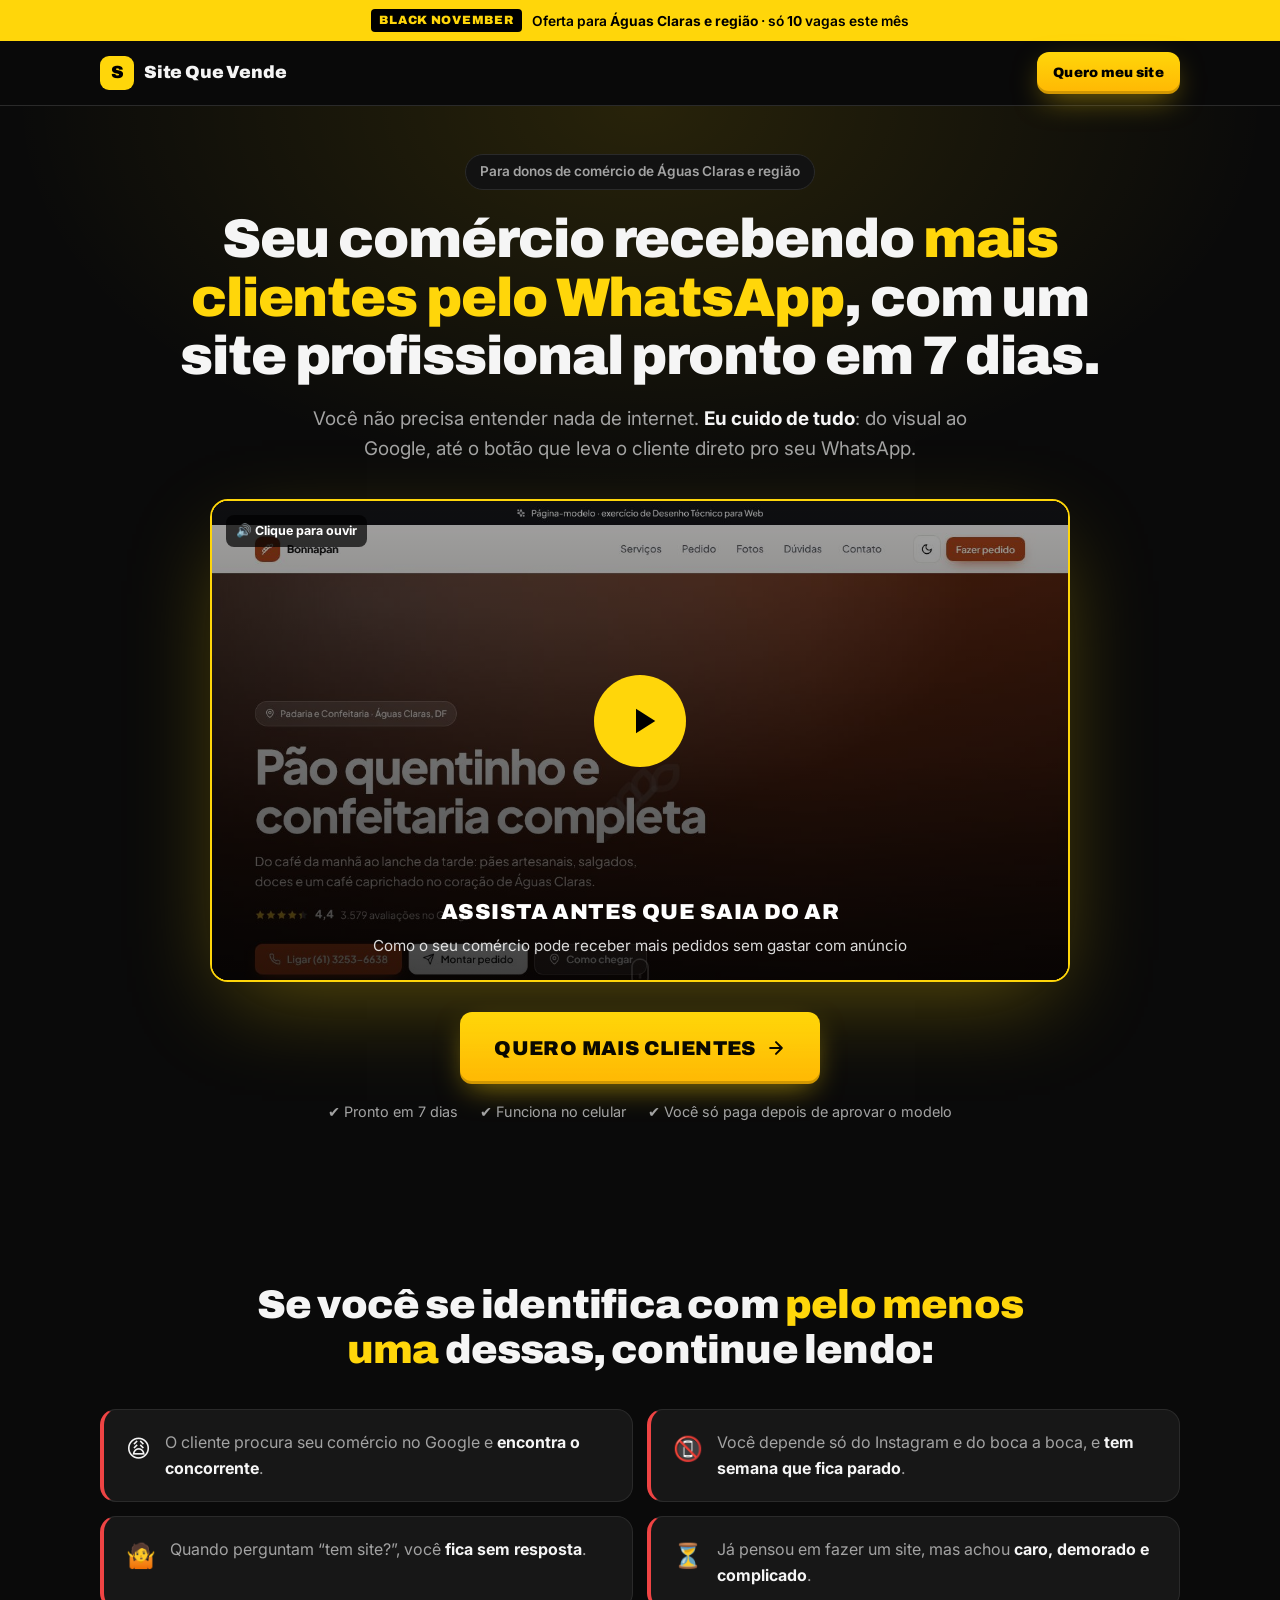
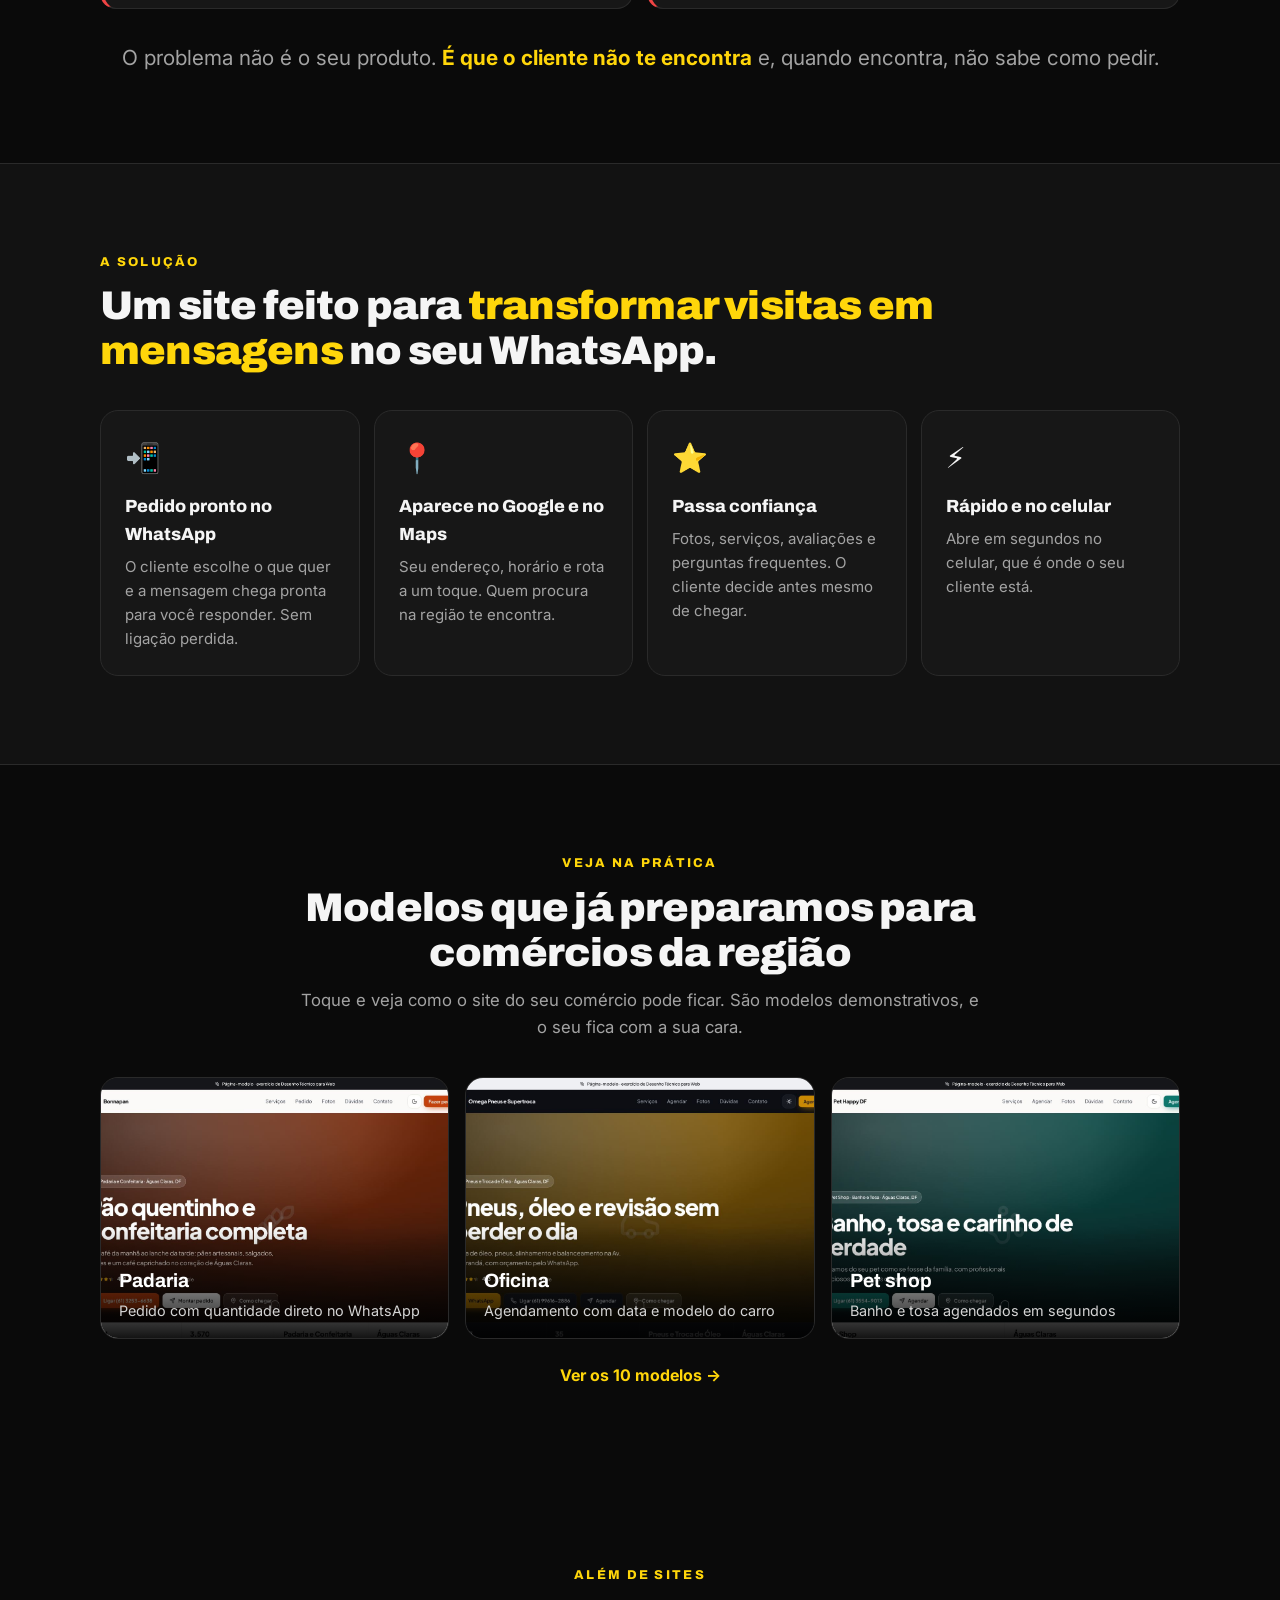
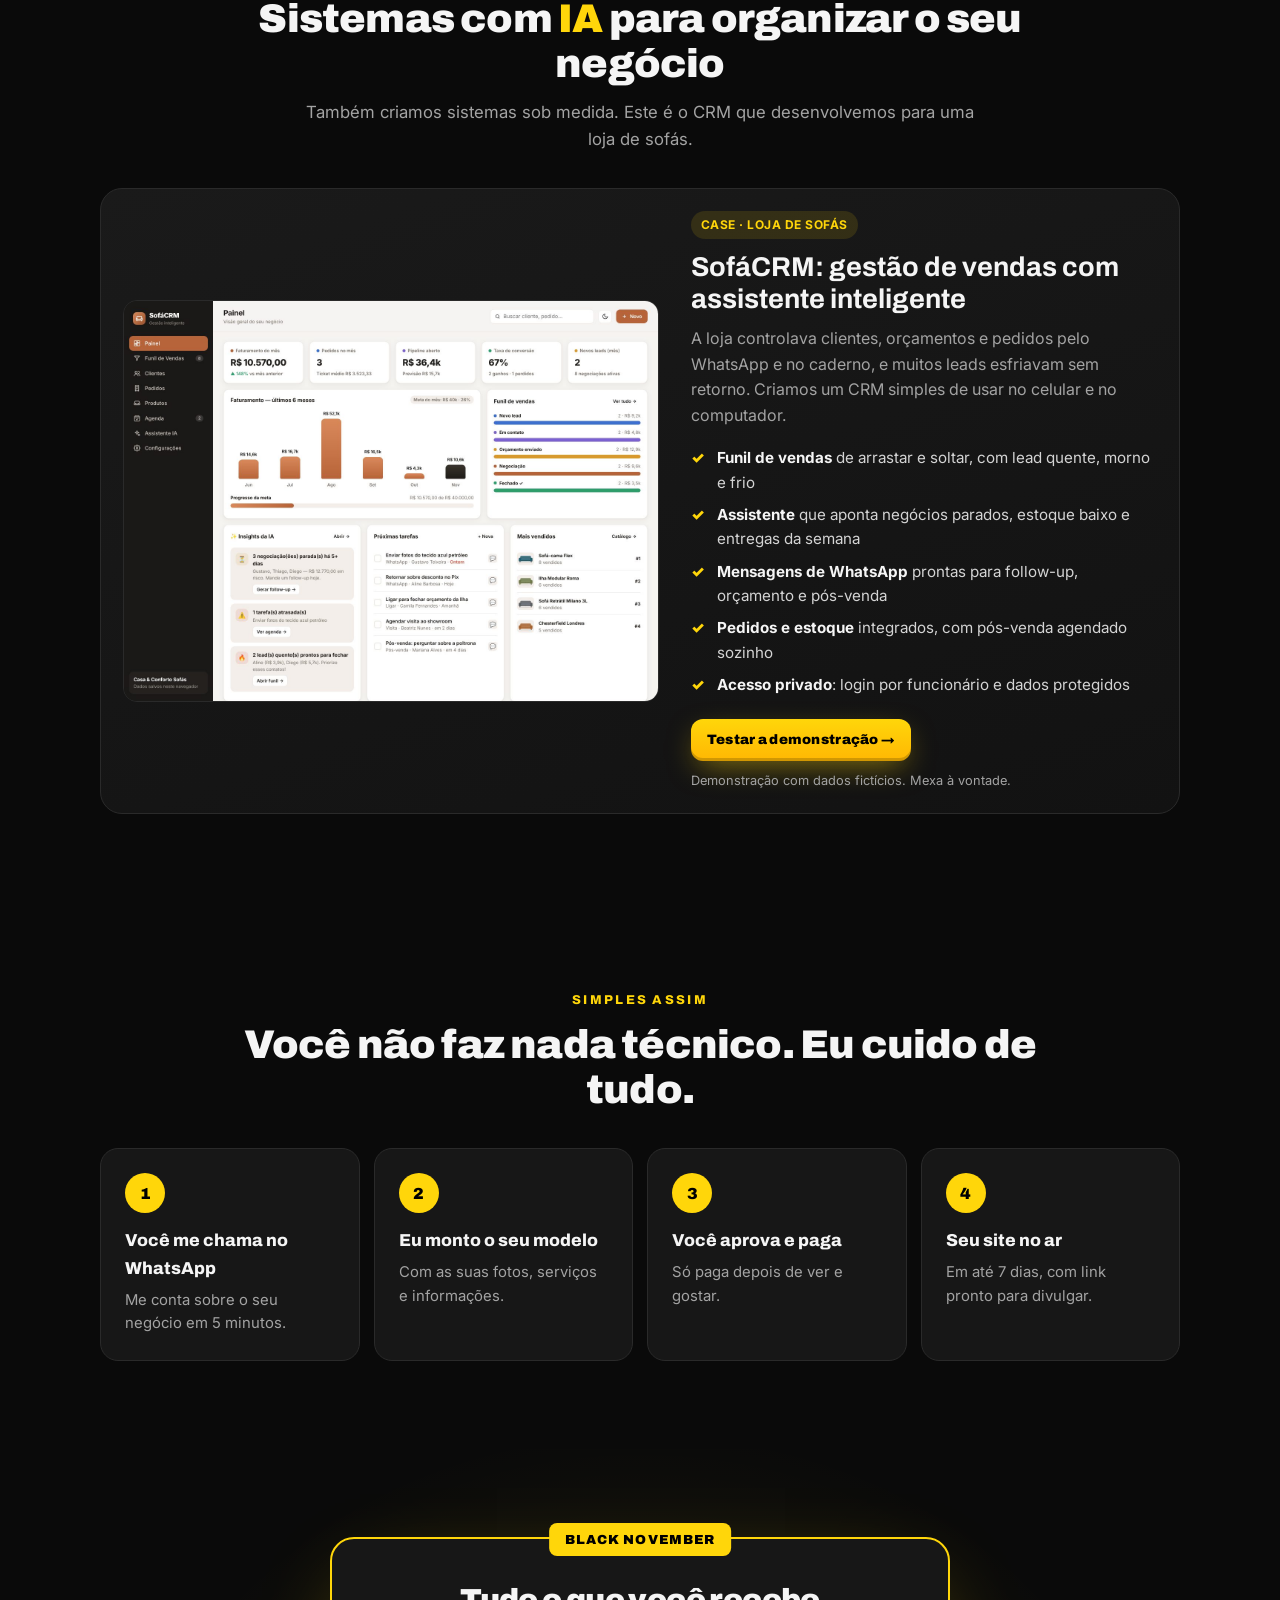
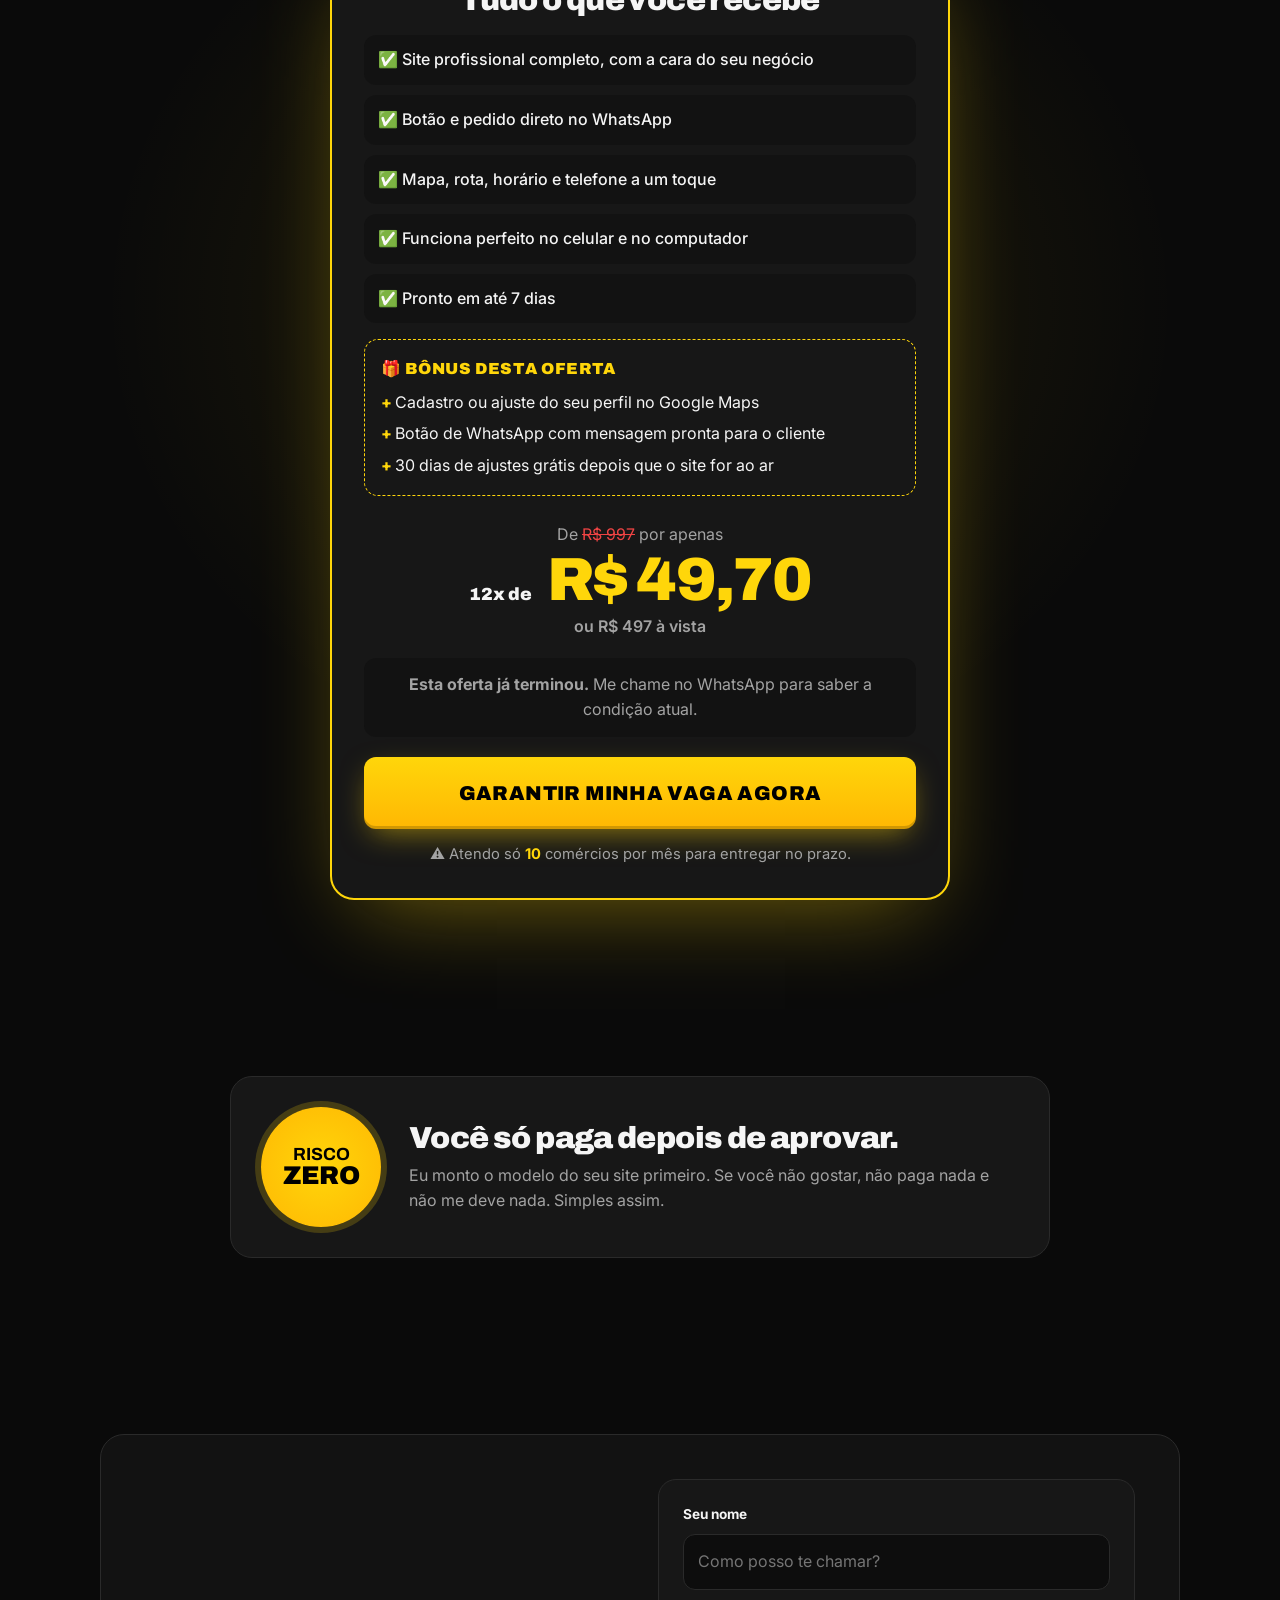
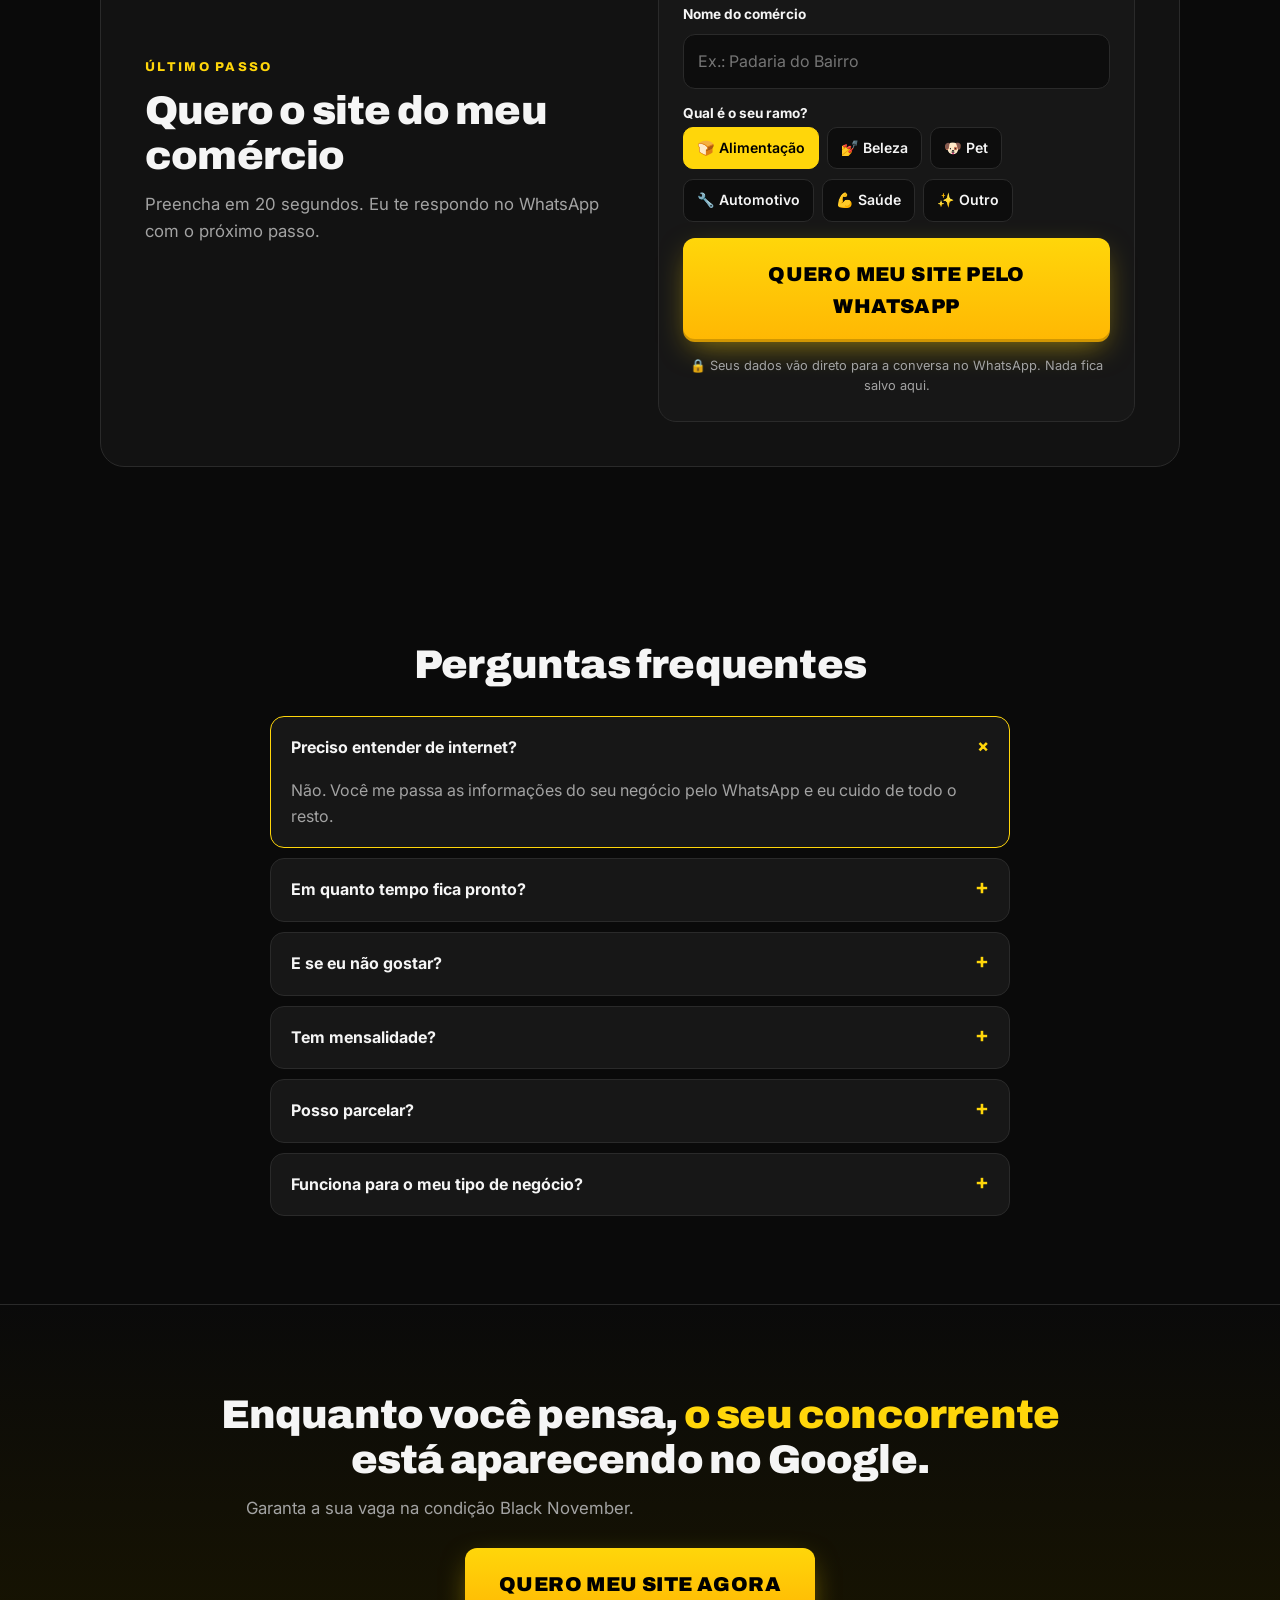
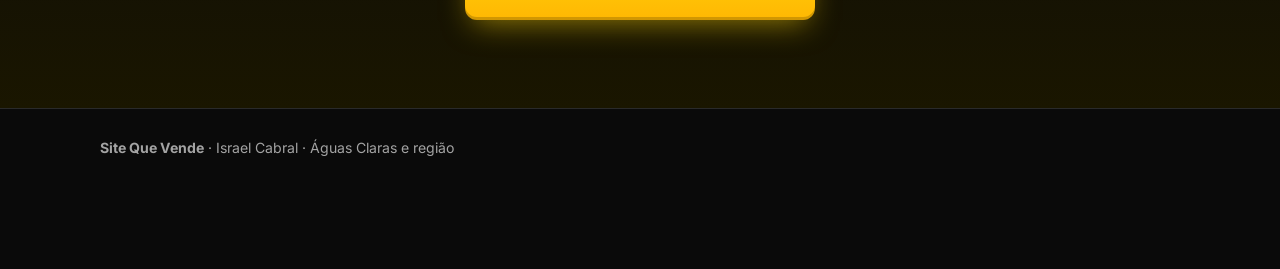
<file: index.html>
<!DOCTYPE html>
<html lang="pt-BR">
<head>
<meta charset="UTF-8">
<meta name="viewport" content="width=device-width, initial-scale=1.0">
<title>Site Que Vende · Mais clientes para o seu comércio</title>
<meta name="description" content="Site profissional para o seu comércio, com pedidos no WhatsApp e presença no Google. Pronto em poucos dias, sem dor de cabeça: eu cuido de tudo.">
<meta property="og:title" content="Seu comércio recebendo mais clientes pelo WhatsApp">
<meta property="og:description" content="Site profissional pronto em poucos dias. Oferta Black November para a sua região.">
<meta property="og:image" content="img/proj-bonnapan.jpg">
<meta name="theme-color" content="#0a0a0a">
<link rel="preconnect" href="https://fonts.googleapis.com"><link rel="preconnect" href="https://fonts.gstatic.com" crossorigin>
<link href="https://fonts.googleapis.com/css2?family=Archivo:wght@500;700;800;900&family=Inter:wght@400;500;600;700&display=swap" rel="stylesheet">
<link rel="stylesheet" href="css/vendas.css">
</head>
<body>

<!-- Faixa de urgência -->
<div class="topbar">
  <span class="tb-tag">BLACK NOVEMBER</span>
  <span class="tb-txt">Oferta para <b data-cfg="regiao">Águas Claras e região</b><span data-needs="fimDaOferta"> · termina em <b class="cd-inline">--</b></span><span data-needs="vagas"> · só <b data-cfg="vagas">10</b> vagas este mês</span></span>
</div>

<header class="header">
  <div class="wrap header-in">
    <a class="brand" href="#topo"><span class="brand-mark">S</span><span data-cfg="marca">Site Que Vende</span></a>
    <a class="btn btn-y btn-sm" data-cta href="#oferta">Quero meu site</a>
  </div>
</header>

<main id="topo">
<!-- ===== HERO + VSL ===== -->
<section class="hero">
  <div class="wrap hero-in">
    <p class="eyebrow">Para donos de comércio de <span data-cfg="regiao">Águas Claras e região</span></p>
    <h1>Seu comércio recebendo <span class="hl">mais clientes pelo WhatsApp</span>, com um site profissional pronto em <span data-cfg="diasEntrega">7</span> dias.</h1>
    <p class="sub">Você não precisa entender nada de internet. <b>Eu cuido de tudo</b>: do visual ao Google, até o botão que leva o cliente direto pro seu WhatsApp.</p>

    <div class="vsl" id="vsl">
      <button class="vsl-cover" type="button" aria-label="Assistir ao vídeo">
        <img src="img/proj-bonnapan.jpg" alt="">
        <span class="vsl-shade"></span>
        <span class="vsl-play"><svg viewBox="0 0 24 24" aria-hidden="true"><path d="M8 5v14l11-7z" fill="currentColor"/></svg></span>
        <span class="vsl-cap"><b>ASSISTA ANTES QUE SAIA DO AR</b><small>Como o seu comércio pode receber mais pedidos sem gastar com anúncio</small></span>
        <span class="vsl-sound">🔊 Clique para ouvir</span>
      </button>
    </div>

    <div class="hero-cta">
      <a class="btn btn-y btn-xl" data-cta href="#oferta">QUERO MAIS CLIENTES <svg class="i" viewBox="0 0 24 24" fill="none" stroke="currentColor" stroke-width="2.4" stroke-linecap="round" stroke-linejoin="round" aria-hidden="true"><path d="M5 12h14M12 5l7 7-7 7"/></svg></a>
      <ul class="micro">
        <li>✔ Pronto em <span data-cfg="diasEntrega">7</span> dias</li>
        <li>✔ Funciona no celular</li>
        <li>✔ Você só paga depois de aprovar o modelo</li>
      </ul>
    </div>
  </div>
</section>

<!-- ===== DOR ===== -->
<section class="sec wrap">
  <h2 class="center reveal">Se você se identifica com <span class="hl">pelo menos uma</span> dessas, continue lendo:</h2>
  <div class="pains">
    <div class="pain reveal">😩 <p>O cliente procura seu comércio no Google e <b>encontra o concorrente</b>.</p></div>
    <div class="pain reveal" style="--d:60ms">📵 <p>Você depende só do Instagram e do boca a boca, e <b>tem semana que fica parado</b>.</p></div>
    <div class="pain reveal" style="--d:120ms">🤷 <p>Quando perguntam “tem site?”, você <b>fica sem resposta</b>.</p></div>
    <div class="pain reveal" style="--d:180ms">⏳ <p>Já pensou em fazer um site, mas achou <b>caro, demorado e complicado</b>.</p></div>
  </div>
  <p class="bridge reveal">O problema não é o seu produto. <b>É que o cliente não te encontra</b> e, quando encontra, não sabe como pedir.</p>
</section>

<!-- ===== SOLUÇÃO ===== -->
<section class="sec sec-dark">
  <div class="wrap">
    <span class="kicker reveal">A solução</span>
    <h2 class="reveal">Um site feito para <span class="hl">transformar visitas em mensagens</span> no seu WhatsApp.</h2>
    <div class="feats">
      <article class="feat reveal"><span class="ico">📲</span><h3>Pedido pronto no WhatsApp</h3><p>O cliente escolhe o que quer e a mensagem chega pronta para você responder. Sem ligação perdida.</p></article>
      <article class="feat reveal" style="--d:60ms"><span class="ico">📍</span><h3>Aparece no Google e no Maps</h3><p>Seu endereço, horário e rota a um toque. Quem procura na região te encontra.</p></article>
      <article class="feat reveal" style="--d:120ms"><span class="ico">⭐</span><h3>Passa confiança</h3><p>Fotos, serviços, avaliações e perguntas frequentes. O cliente decide antes mesmo de chegar.</p></article>
      <article class="feat reveal" style="--d:180ms"><span class="ico">⚡</span><h3>Rápido e no celular</h3><p>Abre em segundos no celular, que é onde o seu cliente está.</p></article>
    </div>
  </div>
</section>

<!-- ===== MODELOS ===== -->
<section class="sec wrap">
  <span class="kicker center reveal">Veja na prática</span>
  <h2 class="center reveal">Modelos que já preparamos para comércios da região</h2>
  <p class="lead center reveal">Toque e veja como o site do seu comércio pode ficar. São modelos demonstrativos, e o seu fica com a sua cara.</p>
  <div class="cases">
    <a class="case reveal" href="landing-pages/bonnapan/index.html"><img src="img/proj-bonnapan.jpg" alt="Modelo de site para padaria" loading="lazy"><span><b>Padaria</b>Pedido com quantidade direto no WhatsApp</span></a>
    <a class="case reveal" href="landing-pages/omega-pneus/index.html" style="--d:80ms"><img src="img/proj-omega.jpg" alt="Modelo de site para oficina" loading="lazy"><span><b>Oficina</b>Agendamento com data e modelo do carro</span></a>
    <a class="case reveal" href="landing-pages/pet-happy/index.html" style="--d:160ms"><img src="img/proj-pet.jpg" alt="Modelo de site para pet shop" loading="lazy"><span><b>Pet shop</b>Banho e tosa agendados em segundos</span></a>
  </div>
  <p class="center reveal"><a class="link" href="landing-pages/index.html">Ver os 10 modelos →</a></p>
</section>

<!-- ===== CASE: SISTEMA COM IA ===== -->
<section class="sec wrap">
  <span class="kicker center reveal">Além de sites</span>
  <h2 class="center reveal">Sistemas com <span class="hl">IA</span> para organizar o seu negócio</h2>
  <p class="lead center reveal">Também criamos sistemas sob medida. Este é o CRM que desenvolvemos para uma loja de sofás.</p>
  <article class="xcase reveal">
    <a class="xcase-img" href="projetos/sofacrm/index.html" target="_blank" rel="noopener"><img src="img/proj-sofacrm.jpg" alt="Painel do SofáCRM, CRM com assistente inteligente para loja de sofás" loading="lazy"></a>
    <div class="xcase-txt">
      <span class="xtag">Case · Loja de sofás</span>
      <h3>SofáCRM: gestão de vendas com assistente inteligente</h3>
      <p>A loja controlava clientes, orçamentos e pedidos pelo WhatsApp e no caderno, e muitos leads esfriavam sem retorno. Criamos um CRM simples de usar no celular e no computador.</p>
      <ul class="xlist">
        <li><b>Funil de vendas</b> de arrastar e soltar, com lead quente, morno e frio</li>
        <li><b>Assistente</b> que aponta negócios parados, estoque baixo e entregas da semana</li>
        <li><b>Mensagens de WhatsApp</b> prontas para follow-up, orçamento e pós-venda</li>
        <li><b>Pedidos e estoque</b> integrados, com pós-venda agendado sozinho</li>
        <li><b>Acesso privado</b>: login por funcionário e dados protegidos</li>
      </ul>
      <a class="btn btn-y btn-sm" href="projetos/sofacrm/index.html" target="_blank" rel="noopener">Testar a demonstração →</a>
      <small class="xnote">Demonstração com dados fictícios. Mexa à vontade.</small>
    </div>
  </article>
</section>

<!-- ===== COMO FUNCIONA ===== -->
<section class="sec wrap">
  <span class="kicker center reveal">Simples assim</span>
  <h2 class="center reveal">Você não faz nada técnico. Eu cuido de tudo.</h2>
  <ol class="how">
    <li class="reveal"><b>1</b><h3>Você me chama no WhatsApp</h3><p>Me conta sobre o seu negócio em 5 minutos.</p></li>
    <li class="reveal" style="--d:80ms"><b>2</b><h3>Eu monto o seu modelo</h3><p>Com as suas fotos, serviços e informações.</p></li>
    <li class="reveal" style="--d:160ms"><b>3</b><h3>Você aprova e paga</h3><p>Só paga depois de ver e gostar.</p></li>
    <li class="reveal" style="--d:240ms"><b>4</b><h3>Seu site no ar</h3><p>Em até <span data-cfg="diasEntrega">7</span> dias, com link pronto para divulgar.</p></li>
  </ol>
</section>

<!-- ===== OFERTA ===== -->
<section class="sec offer-wrap" id="oferta">
  <div class="wrap">
    <div class="offer reveal">
      <span class="ribbon">BLACK NOVEMBER</span>
      <h2>Tudo o que você recebe</h2>
      <ul class="stack">
        <li>✅ Site profissional completo, com a cara do seu negócio</li>
        <li>✅ Botão e pedido direto no WhatsApp</li>
        <li>✅ Mapa, rota, horário e telefone a um toque</li>
        <li>✅ Funciona perfeito no celular e no computador</li>
        <li>✅ Pronto em até <span data-cfg="diasEntrega">7</span> dias</li>
      </ul>
      <div class="bonus" data-needs="bonus">
        <p class="bonus-t">🎁 BÔNUS DESTA OFERTA</p>
        <ul id="bonus-list"></ul>
      </div>

      <div class="price">
        <p class="de" data-needs="precoDe">De <s>R$ <span data-cfg="precoDe">997</span></s> por apenas</p>
        <p class="por" data-needs="parcelas"><small><span data-cfg="parcelas">12</span>x de</small> R$ <span data-cfg="valorParcela">49,70</span></p>
        <p class="avista">ou R$ <span data-cfg="precoPor">497</span> à vista</p>
      </div>

      <div class="countdown" data-needs="fimDaOferta" aria-live="off">
        <p>Esta condição termina em:</p>
        <div class="cd"><div><b data-cd="d">00</b><small>dias</small></div><div><b data-cd="h">00</b><small>horas</small></div><div><b data-cd="m">00</b><small>min</small></div><div><b data-cd="s">00</b><small>seg</small></div></div>
      </div>
      <div class="ended" hidden>
        <p><b>Esta oferta já terminou.</b> Me chame no WhatsApp para saber a condição atual.</p>
      </div>

      <a class="btn btn-y btn-xl block" data-cta href="#quero">GARANTIR MINHA VAGA AGORA</a>
      <p class="vagas" data-needs="vagas">⚠️ Atendo só <b data-cfg="vagas">10</b> comércios por mês para entregar no prazo.</p>
    </div>
  </div>
</section>

<!-- ===== GARANTIA ===== -->
<section class="sec wrap">
  <div class="guarantee reveal">
    <div class="seal"><b>RISCO</b><span>ZERO</span></div>
    <div>
      <h2>Você só paga depois de aprovar.</h2>
      <p>Eu monto o modelo do seu site primeiro. Se você não gostar, não paga nada e não me deve nada. Simples assim.</p>
    </div>
  </div>
</section>

<!-- ===== FORMULÁRIO ===== -->
<section class="sec wrap" id="quero">
  <div class="lead-box reveal">
    <div>
      <span class="kicker">Último passo</span>
      <h2>Quero o site do meu comércio</h2>
      <p class="lead">Preencha em 20 segundos. Eu te respondo no WhatsApp com o próximo passo.</p>
    </div>
    <form class="form" id="form" novalidate>
      <label class="field"><span>Seu nome</span><input name="nome" autocomplete="name" placeholder="Como posso te chamar?" required></label>
      <label class="field"><span>Nome do comércio</span><input name="negocio" placeholder="Ex.: Padaria do Bairro" required></label>
      <fieldset class="field"><legend>Qual é o seu ramo?</legend>
        <div class="chips">
          <label><input type="radio" name="ramo" value="Alimentação" checked><span>🍞 Alimentação</span></label>
          <label><input type="radio" name="ramo" value="Beleza e estética"><span>💅 Beleza</span></label>
          <label><input type="radio" name="ramo" value="Pet"><span>🐶 Pet</span></label>
          <label><input type="radio" name="ramo" value="Automotivo"><span>🔧 Automotivo</span></label>
          <label><input type="radio" name="ramo" value="Saúde e academia"><span>💪 Saúde</span></label>
          <label><input type="radio" name="ramo" value="Outro"><span>✨ Outro</span></label>
        </div>
      </fieldset>
      <p class="err" hidden>Preencha o seu nome e o nome do comércio.</p>
      <button class="btn btn-y btn-xl block" type="submit">QUERO MEU SITE PELO WHATSAPP</button>
      <p class="safe">🔒 Seus dados vão direto para a conversa no WhatsApp. Nada fica salvo aqui.</p>
    </form>
  </div>
</section>

<!-- ===== FAQ ===== -->
<section class="sec wrap narrow">
  <h2 class="center reveal">Perguntas frequentes</h2>
  <div class="faqs">
    <details class="faq reveal" open><summary>Preciso entender de internet?</summary><p>Não. Você me passa as informações do seu negócio pelo WhatsApp e eu cuido de todo o resto.</p></details>
    <details class="faq reveal"><summary>Em quanto tempo fica pronto?</summary><p>Em até <span data-cfg="diasEntrega">7</span> dias depois que você me envia as fotos e as informações.</p></details>
    <details class="faq reveal"><summary>E se eu não gostar?</summary><p>Você só paga depois de aprovar o modelo. Se não gostar, não paga nada.</p></details>
    <details class="faq reveal"><summary>Tem mensalidade?</summary><p>O valor desta oferta é pelo site pronto. Se o seu site precisar de domínio próprio (seunegocio.com.br) ou hospedagem paga, eu te explico os custos antes, sem surpresa.</p></details>
    <details class="faq reveal"><summary>Posso parcelar?</summary><p data-needs="parcelas">Sim, em até <span data-cfg="parcelas">12</span>x no cartão, ou à vista com o melhor preço.</p></details>
    <details class="faq reveal"><summary>Funciona para o meu tipo de negócio?</summary><p>Se o seu cliente te procura pelo celular, funciona: padaria, salão, pet shop, oficina, restaurante, academia, clínica e muito mais.</p></details>
  </div>
</section>

<!-- ===== CTA FINAL ===== -->
<section class="sec final">
  <div class="wrap center">
    <h2 class="reveal">Enquanto você pensa, <span class="hl">o seu concorrente</span> está aparecendo no Google.</h2>
    <p class="lead reveal">Garanta a sua vaga na condição Black November.</p>
    <a class="btn btn-y btn-xl reveal" data-cta href="#quero">QUERO MEU SITE AGORA</a>
  </div>
</section>
</main>

<footer class="footer">
  <div class="wrap footer-in">
    <span><b data-cfg="marca">Site Que Vende</b> · <span data-cfg="nome">Israel Cabral</span> · <span data-cfg="regiao">Águas Claras e região</span></span>
    <span class="f-links"><a data-link="instagram" data-needs="instagram" target="_blank" rel="noopener">Instagram</a><a data-link="whatsapp" data-needs="whatsapp" target="_blank" rel="noopener">WhatsApp</a></span>
  </div>
</footer>

<!-- Barra fixa no celular -->
<a class="mcta" data-cta href="#quero"><span>🔥 <b>Black November</b> · vagas limitadas</span><b>QUERO</b></a>
<div class="toast" role="status" aria-live="polite"></div>

<script src="js/config.js"></script>
<script src="js/vendas.js"></script>
</body>
</html>
</file>
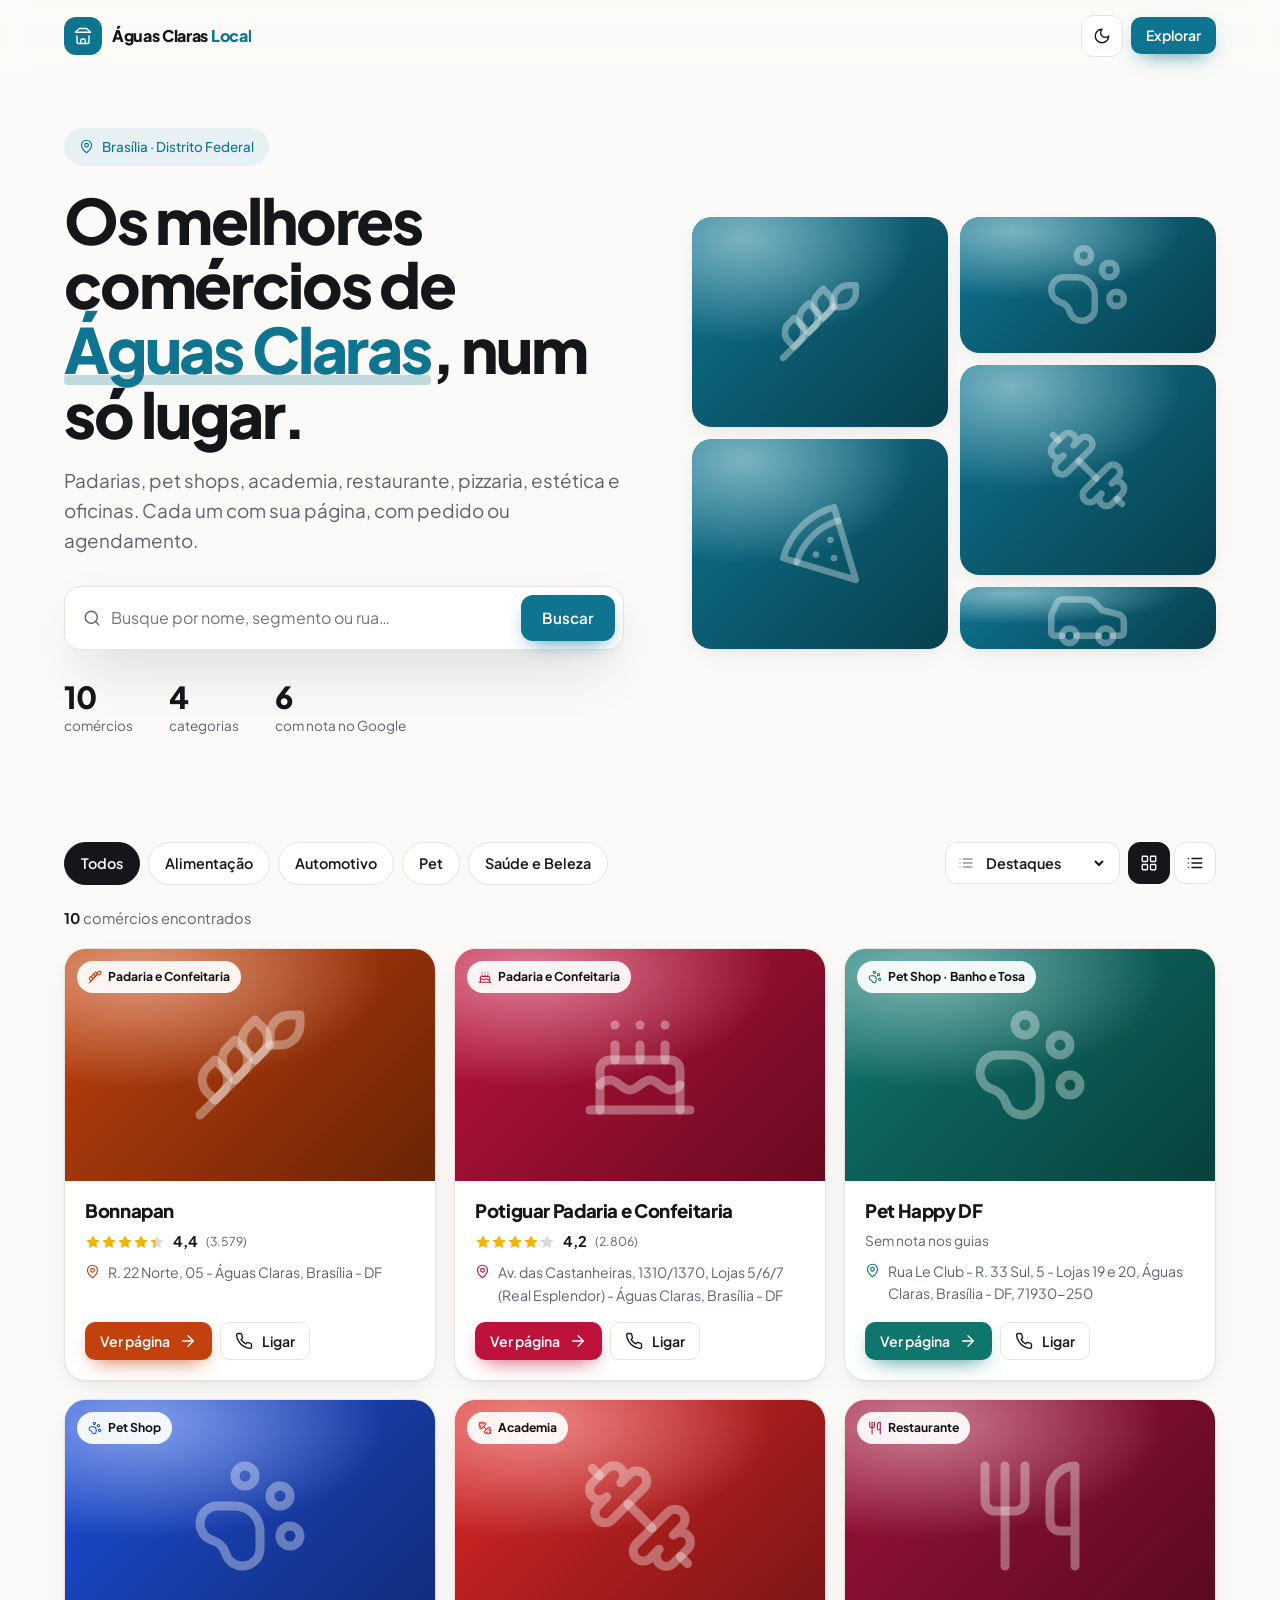
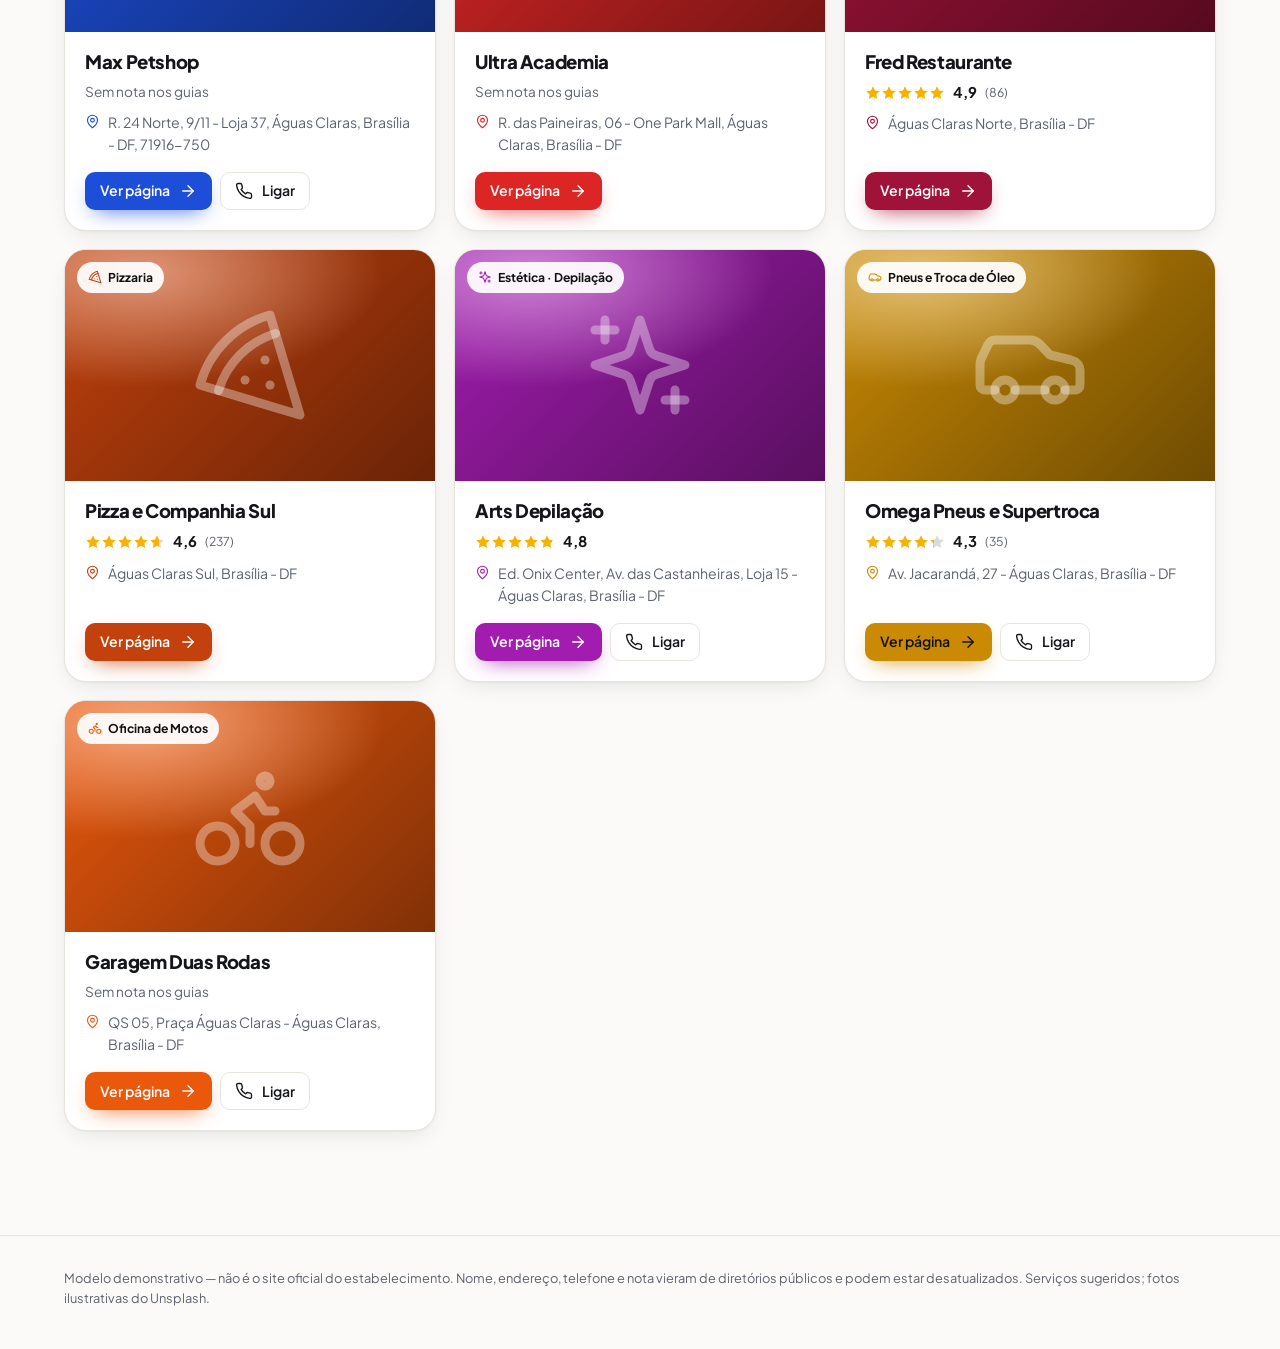
<file: landing-pages/index.html>
<!DOCTYPE html>
<html lang="pt-BR">
<head>
<meta charset="UTF-8">
<meta name="viewport" content="width=device-width, initial-scale=1.0">
<title>Águas Claras · Top 10 Comércios</title>
<meta name="description" content="Landing pages de 10 comércios de Águas Claras, Brasília - DF.">
<script>try{var t=localStorage.getItem('ac-theme');if(t)document.documentElement.dataset.theme=t}catch(e){}</script>
<link rel="preconnect" href="https://fonts.googleapis.com"><link rel="preconnect" href="https://fonts.gstatic.com" crossorigin><link href="https://fonts.googleapis.com/css2?family=Plus+Jakarta+Sans:wght@400;500;600;700;800&display=swap" rel="stylesheet">
<link rel="stylesheet" href="assets/style.css">
<style>:root{--a:#0e7490;--ink:#fff}</style>
</head>
<body class="home">
<div class="progress" aria-hidden="true"></div>
<header class="header">
  <div class="wrap header-in">
    <a class="brand" href="#"><span class="brand-mark"><svg class="i" viewBox="0 0 24 24" fill="none" stroke="currentColor" stroke-width="1.8" stroke-linecap="round" stroke-linejoin="round" aria-hidden="true"><path d="m2 7 4.41-4.41A2 2 0 0 1 7.83 2h8.34a2 2 0 0 1 1.42.59L22 7"/><path d="M4 12v8a2 2 0 0 0 2 2h12a2 2 0 0 0 2-2v-8"/><path d="M15 22v-4a2 2 0 0 0-2-2h-2a2 2 0 0 0-2 2v4"/><path d="M2 7h20"/></svg></span><span class="brand-name">Águas Claras <em>Local</em></span></a>
    <div class="header-act"><button class="icon-btn theme" type="button" aria-label="Alternar tema claro/escuro"><svg class="i i-moon" viewBox="0 0 24 24" fill="none" stroke="currentColor" stroke-width="1.8" stroke-linecap="round" stroke-linejoin="round" aria-hidden="true"><path d="M12 3a6 6 0 0 0 9 9 9 9 0 1 1-9-9Z"/></svg><svg class="i i-sun" viewBox="0 0 24 24" fill="none" stroke="currentColor" stroke-width="1.8" stroke-linecap="round" stroke-linejoin="round" aria-hidden="true"><circle cx="12" cy="12" r="4"/><path d="M12 2v2"/><path d="M12 20v2"/><path d="m4.93 4.93 1.41 1.41"/><path d="m17.66 17.66 1.41 1.41"/><path d="M2 12h2"/><path d="M20 12h2"/><path d="m6.34 17.66-1.41 1.41"/><path d="m19.07 4.93-1.41 1.41"/></svg></button><a class="btn btn-a btn-sm" href="#lojas">Explorar</a></div>
  </div>
</header>
<main>
<section class="home-hero wrap">
  <div class="hh-text reveal">
    <span class="pill solid"><svg class="i" viewBox="0 0 24 24" fill="none" stroke="currentColor" stroke-width="1.8" stroke-linecap="round" stroke-linejoin="round" aria-hidden="true"><path d="M20 10c0 6-8 12-8 12s-8-6-8-12a8 8 0 0 1 16 0Z"/><circle cx="12" cy="10" r="3"/></svg>Brasília · Distrito Federal</span>
    <h1>Os melhores comércios de <span class="hl">Águas Claras</span>, num só lugar.</h1>
    <p class="hero-sub dark">Padarias, pet shops, academia, restaurante, pizzaria, estética e oficinas. Cada um com sua página, com pedido ou agendamento.</p>
    <form class="bigsearch" role="search" onsubmit="return false"><svg class="i" viewBox="0 0 24 24" fill="none" stroke="currentColor" stroke-width="1.8" stroke-linecap="round" stroke-linejoin="round" aria-hidden="true"><circle cx="11" cy="11" r="8"/><path d="m21 21-4.3-4.3"/></svg><input id="q" type="search" placeholder="Busque por nome, segmento ou rua…" aria-label="Buscar comércios"><a class="btn btn-a" href="#lojas">Buscar</a></form>
    <div class="hh-stats"><div><strong data-count="10">10</strong><span>comércios</span></div><div><strong data-count="4">4</strong><span>categorias</span></div><div><strong data-count="6">6</strong><span>com nota no Google</span></div></div>
  </div>
  <div class="mosaic reveal" aria-hidden="true"><div class="m m0"><div class="ph"><svg class="ph-ico" viewBox="0 0 24 24" fill="none" stroke="currentColor" stroke-width="1.8" stroke-linecap="round" stroke-linejoin="round" aria-hidden="true"><path d="M2 22 16 8"/><path d="M3.47 12.53 5 11l1.53 1.53a3.5 3.5 0 0 1 0 4.94L5 19l-1.53-1.53a3.5 3.5 0 0 1 0-4.94Z"/><path d="M7.47 8.53 9 7l1.53 1.53a3.5 3.5 0 0 1 0 4.94L9 15l-1.53-1.53a3.5 3.5 0 0 1 0-4.94Z"/><path d="M11.47 4.53 13 3l1.53 1.53a3.5 3.5 0 0 1 0 4.94L13 11l-1.53-1.53a3.5 3.5 0 0 1 0-4.94Z"/><path d="M20 2h2v2a4 4 0 0 1-4 4h-2V6a4 4 0 0 1 4-4Z"/></svg><img src="https://images.unsplash.com/photo-1509440159596-0249088772ff?auto=format&fit=crop&w=700&q=80" alt="" loading="lazy" onerror="this.remove()"></div></div><div class="m m1"><div class="ph"><svg class="ph-ico" viewBox="0 0 24 24" fill="none" stroke="currentColor" stroke-width="1.8" stroke-linecap="round" stroke-linejoin="round" aria-hidden="true"><circle cx="11" cy="4" r="2"/><circle cx="18" cy="8" r="2"/><circle cx="20" cy="16" r="2"/><path d="M9 10a5 5 0 0 1 5 5v3.5a3.5 3.5 0 0 1-6.84 1.045Q6.52 17.48 4.46 16.84A3.5 3.5 0 0 1 5.5 10Z"/></svg><img src="https://images.unsplash.com/photo-1516734212186-a967f81ad0d7?auto=format&fit=crop&w=700&q=80" alt="" loading="lazy" onerror="this.remove()"></div></div><div class="m m2"><div class="ph"><svg class="ph-ico" viewBox="0 0 24 24" fill="none" stroke="currentColor" stroke-width="1.8" stroke-linecap="round" stroke-linejoin="round" aria-hidden="true"><path d="M14.4 14.4 9.6 9.6"/><path d="M18.657 21.485a2 2 0 1 1-2.829-2.828l-1.767 1.768a2 2 0 1 1-2.829-2.829l6.364-6.364a2 2 0 1 1 2.829 2.829l-1.768 1.767a2 2 0 1 1 2.828 2.829z"/><path d="m21.5 21.5-1.4-1.4"/><path d="M3.9 3.9 2.5 2.5"/><path d="M6.404 12.768a2 2 0 1 1-2.829-2.829l1.768-1.767a2 2 0 1 1-2.828-2.829l2.828-2.828a2 2 0 1 1 2.829 2.828l1.767-1.768a2 2 0 1 1 2.829 2.829z"/></svg><img src="https://images.unsplash.com/photo-1534438327276-14e5300c3a48?auto=format&fit=crop&w=700&q=80" alt="" loading="lazy" onerror="this.remove()"></div></div><div class="m m3"><div class="ph"><svg class="ph-ico" viewBox="0 0 24 24" fill="none" stroke="currentColor" stroke-width="1.8" stroke-linecap="round" stroke-linejoin="round" aria-hidden="true"><path d="M15 11h.01"/><path d="M11 15h.01"/><path d="M16 16h.01"/><path d="m2 16 20 6-6-20A20 20 0 0 0 2 16"/><path d="M5.71 17.11a17.04 17.04 0 0 1 11.4-11.4"/></svg><img src="https://images.unsplash.com/photo-1513104890138-7c749659a591?auto=format&fit=crop&w=700&q=80" alt="" loading="lazy" onerror="this.remove()"></div></div><div class="m m4"><div class="ph"><svg class="ph-ico" viewBox="0 0 24 24" fill="none" stroke="currentColor" stroke-width="1.8" stroke-linecap="round" stroke-linejoin="round" aria-hidden="true"><path d="M19 17h2c.6 0 1-.4 1-1v-3c0-.9-.7-1.7-1.5-1.9C18.7 10.6 16 10 16 10s-1.3-1.4-2.2-2.3c-.5-.4-1.1-.7-1.8-.7H5c-.6 0-1.1.4-1.4.9l-1.4 2.9A3.7 3.7 0 0 0 2 12v4c0 .6.4 1 1 1h2"/><circle cx="7" cy="17" r="2"/><path d="M9 17h6"/><circle cx="17" cy="17" r="2"/></svg><img src="https://images.unsplash.com/photo-1486262715619-67b85e0b08d3?auto=format&fit=crop&w=700&q=80" alt="" loading="lazy" onerror="this.remove()"></div></div></div>
</section>

<section id="lojas" class="secao wrap">
  <div class="toolbar">
    <div class="fchips" role="group" aria-label="Filtrar por categoria"><button type="button" class="fchip on" data-f="Todos">Todos</button><button type="button" class="fchip" data-f="Alimentação">Alimentação</button><button type="button" class="fchip" data-f="Automotivo">Automotivo</button><button type="button" class="fchip" data-f="Pet">Pet</button><button type="button" class="fchip" data-f="Saúde e Beleza">Saúde e Beleza</button></div>
    <div class="tools">
      <label class="select"><svg class="i" viewBox="0 0 24 24" fill="none" stroke="currentColor" stroke-width="1.8" stroke-linecap="round" stroke-linejoin="round" aria-hidden="true"><path d="M8 6h13"/><path d="M8 12h13"/><path d="M8 18h13"/><path d="M3 6h.01"/><path d="M3 12h.01"/><path d="M3 18h.01"/></svg><select id="sort" aria-label="Ordenar"><option value="top">Destaques</option><option value="nota">Maior nota</option><option value="aval">Mais avaliados</option><option value="nome">Nome (A–Z)</option></select></label>
      <div class="seg" role="group" aria-label="Visualização"><button type="button" class="icon-btn on" data-view="grid" aria-label="Grade"><svg class="i" viewBox="0 0 24 24" fill="none" stroke="currentColor" stroke-width="1.8" stroke-linecap="round" stroke-linejoin="round" aria-hidden="true"><rect width="7" height="7" x="3" y="3" rx="1"/><rect width="7" height="7" x="14" y="3" rx="1"/><rect width="7" height="7" x="14" y="14" rx="1"/><rect width="7" height="7" x="3" y="14" rx="1"/></svg></button><button type="button" class="icon-btn" data-view="list" aria-label="Lista"><svg class="i" viewBox="0 0 24 24" fill="none" stroke="currentColor" stroke-width="1.8" stroke-linecap="round" stroke-linejoin="round" aria-hidden="true"><path d="M8 6h13"/><path d="M8 12h13"/><path d="M8 18h13"/><path d="M3 6h.01"/><path d="M3 12h.01"/><path d="M3 18h.01"/></svg></button></div>
    </div>
  </div>
  <p class="count" aria-live="polite"><b id="count">10</b> comércios encontrados</p>
  <div class="cards" id="cards"><article class="card reveal" style="--a:#c2410c;--ink:#fff;--d:0ms" data-cat="Alimentação" data-q="bonnapan padaria e confeitaria alimentação r. 22 norte, 05 - águas claras, brasília - df" data-nota="4.4" data-aval="3579" data-nome="Bonnapan" data-i="0">
  <a class="c-img" href="bonnapan/index.html" tabindex="-1" aria-hidden="true"><div class="ph"><svg class="ph-ico" viewBox="0 0 24 24" fill="none" stroke="currentColor" stroke-width="1.8" stroke-linecap="round" stroke-linejoin="round" aria-hidden="true"><path d="M2 22 16 8"/><path d="M3.47 12.53 5 11l1.53 1.53a3.5 3.5 0 0 1 0 4.94L5 19l-1.53-1.53a3.5 3.5 0 0 1 0-4.94Z"/><path d="M7.47 8.53 9 7l1.53 1.53a3.5 3.5 0 0 1 0 4.94L9 15l-1.53-1.53a3.5 3.5 0 0 1 0-4.94Z"/><path d="M11.47 4.53 13 3l1.53 1.53a3.5 3.5 0 0 1 0 4.94L13 11l-1.53-1.53a3.5 3.5 0 0 1 0-4.94Z"/><path d="M20 2h2v2a4 4 0 0 1-4 4h-2V6a4 4 0 0 1 4-4Z"/></svg><img src="https://images.unsplash.com/photo-1509440159596-0249088772ff?auto=format&fit=crop&w=900&q=80" alt="" loading="lazy" onerror="this.remove()"></div><span class="c-badge"><svg class="i" viewBox="0 0 24 24" fill="none" stroke="currentColor" stroke-width="1.8" stroke-linecap="round" stroke-linejoin="round" aria-hidden="true"><path d="M2 22 16 8"/><path d="M3.47 12.53 5 11l1.53 1.53a3.5 3.5 0 0 1 0 4.94L5 19l-1.53-1.53a3.5 3.5 0 0 1 0-4.94Z"/><path d="M7.47 8.53 9 7l1.53 1.53a3.5 3.5 0 0 1 0 4.94L9 15l-1.53-1.53a3.5 3.5 0 0 1 0-4.94Z"/><path d="M11.47 4.53 13 3l1.53 1.53a3.5 3.5 0 0 1 0 4.94L13 11l-1.53-1.53a3.5 3.5 0 0 1 0-4.94Z"/><path d="M20 2h2v2a4 4 0 0 1-4 4h-2V6a4 4 0 0 1 4-4Z"/></svg>Padaria e Confeitaria</span></a>
  <div class="c-body">
    <h3><a href="bonnapan/index.html">Bonnapan</a></h3>
    <div class="c-rate"><span class="stars" style="--v:88%" aria-label="4,4 de 5 estrelas"></span><b>4,4</b><small>(3.579)</small></div>
    <p class="c-end"><svg class="i" viewBox="0 0 24 24" fill="none" stroke="currentColor" stroke-width="1.8" stroke-linecap="round" stroke-linejoin="round" aria-hidden="true"><path d="M20 10c0 6-8 12-8 12s-8-6-8-12a8 8 0 0 1 16 0Z"/><circle cx="12" cy="10" r="3"/></svg>R. 22 Norte, 05 - Águas Claras, Brasília - DF</p>
    <div class="c-act"><a class="btn btn-a btn-sm" href="bonnapan/index.html">Ver página <svg class="i" viewBox="0 0 24 24" fill="none" stroke="currentColor" stroke-width="1.8" stroke-linecap="round" stroke-linejoin="round" aria-hidden="true"><path d="M5 12h14"/><path d="m12 5 7 7-7 7"/></svg></a><a class="btn btn-light btn-sm" href="tel:+556132536638"><svg class="i" viewBox="0 0 24 24" fill="none" stroke="currentColor" stroke-width="1.8" stroke-linecap="round" stroke-linejoin="round" aria-hidden="true"><path d="M22 16.92v3a2 2 0 0 1-2.18 2 19.79 19.79 0 0 1-8.63-3.07 19.5 19.5 0 0 1-6-6 19.79 19.79 0 0 1-3.07-8.67A2 2 0 0 1 4.11 2h3a2 2 0 0 1 2 1.72c.13.96.36 1.9.7 2.81a2 2 0 0 1-.45 2.11L8.09 9.91a16 16 0 0 0 6 6l1.27-1.27a2 2 0 0 1 2.11-.45c.91.34 1.85.57 2.81.7A2 2 0 0 1 22 16.92z"/></svg>Ligar</a></div>
  </div>
</article><article class="card reveal" style="--a:#be123c;--ink:#fff;--d:60ms" data-cat="Alimentação" data-q="potiguar padaria e confeitaria padaria e confeitaria alimentação av. das castanheiras, 1310/1370, lojas 5/6/7 (real esplendor) - águas claras, brasília - df" data-nota="4.2" data-aval="2806" data-nome="Potiguar Padaria e Confeitaria" data-i="1">
  <a class="c-img" href="potiguar/index.html" tabindex="-1" aria-hidden="true"><div class="ph"><svg class="ph-ico" viewBox="0 0 24 24" fill="none" stroke="currentColor" stroke-width="1.8" stroke-linecap="round" stroke-linejoin="round" aria-hidden="true"><path d="M20 21v-8a2 2 0 0 0-2-2H6a2 2 0 0 0-2 2v8"/><path d="M4 16s.5-1 2-1 2.5 2 4 2 2.5-2 4-2 2.5 2 4 2 2-1 2-1"/><path d="M2 21h20"/><path d="M7 8v3"/><path d="M12 8v3"/><path d="M17 8v3"/><path d="M7 4h.01"/><path d="M12 4h.01"/><path d="M17 4h.01"/></svg><img src="https://images.unsplash.com/photo-1488477181946-6428a0291777?auto=format&fit=crop&w=900&q=80" alt="" loading="lazy" onerror="this.remove()"></div><span class="c-badge"><svg class="i" viewBox="0 0 24 24" fill="none" stroke="currentColor" stroke-width="1.8" stroke-linecap="round" stroke-linejoin="round" aria-hidden="true"><path d="M20 21v-8a2 2 0 0 0-2-2H6a2 2 0 0 0-2 2v8"/><path d="M4 16s.5-1 2-1 2.5 2 4 2 2.5-2 4-2 2.5 2 4 2 2-1 2-1"/><path d="M2 21h20"/><path d="M7 8v3"/><path d="M12 8v3"/><path d="M17 8v3"/><path d="M7 4h.01"/><path d="M12 4h.01"/><path d="M17 4h.01"/></svg>Padaria e Confeitaria</span></a>
  <div class="c-body">
    <h3><a href="potiguar/index.html">Potiguar Padaria e Confeitaria</a></h3>
    <div class="c-rate"><span class="stars" style="--v:84%" aria-label="4,2 de 5 estrelas"></span><b>4,2</b><small>(2.806)</small></div>
    <p class="c-end"><svg class="i" viewBox="0 0 24 24" fill="none" stroke="currentColor" stroke-width="1.8" stroke-linecap="round" stroke-linejoin="round" aria-hidden="true"><path d="M20 10c0 6-8 12-8 12s-8-6-8-12a8 8 0 0 1 16 0Z"/><circle cx="12" cy="10" r="3"/></svg>Av. das Castanheiras, 1310/1370, Lojas 5/6/7 (Real Esplendor) - Águas Claras, Brasília - DF</p>
    <div class="c-act"><a class="btn btn-a btn-sm" href="potiguar/index.html">Ver página <svg class="i" viewBox="0 0 24 24" fill="none" stroke="currentColor" stroke-width="1.8" stroke-linecap="round" stroke-linejoin="round" aria-hidden="true"><path d="M5 12h14"/><path d="m12 5 7 7-7 7"/></svg></a><a class="btn btn-light btn-sm" href="tel:+556138760026"><svg class="i" viewBox="0 0 24 24" fill="none" stroke="currentColor" stroke-width="1.8" stroke-linecap="round" stroke-linejoin="round" aria-hidden="true"><path d="M22 16.92v3a2 2 0 0 1-2.18 2 19.79 19.79 0 0 1-8.63-3.07 19.5 19.5 0 0 1-6-6 19.79 19.79 0 0 1-3.07-8.67A2 2 0 0 1 4.11 2h3a2 2 0 0 1 2 1.72c.13.96.36 1.9.7 2.81a2 2 0 0 1-.45 2.11L8.09 9.91a16 16 0 0 0 6 6l1.27-1.27a2 2 0 0 1 2.11-.45c.91.34 1.85.57 2.81.7A2 2 0 0 1 22 16.92z"/></svg>Ligar</a></div>
  </div>
</article><article class="card reveal" style="--a:#0f766e;--ink:#fff;--d:120ms" data-cat="Pet" data-q="pet happy df pet shop · banho e tosa pet rua le club - r. 33 sul, 5 - lojas 19 e 20, águas claras, brasília - df, 71930-250" data-nota="0" data-aval="0" data-nome="Pet Happy DF" data-i="2">
  <a class="c-img" href="pet-happy/index.html" tabindex="-1" aria-hidden="true"><div class="ph"><svg class="ph-ico" viewBox="0 0 24 24" fill="none" stroke="currentColor" stroke-width="1.8" stroke-linecap="round" stroke-linejoin="round" aria-hidden="true"><circle cx="11" cy="4" r="2"/><circle cx="18" cy="8" r="2"/><circle cx="20" cy="16" r="2"/><path d="M9 10a5 5 0 0 1 5 5v3.5a3.5 3.5 0 0 1-6.84 1.045Q6.52 17.48 4.46 16.84A3.5 3.5 0 0 1 5.5 10Z"/></svg><img src="https://images.unsplash.com/photo-1516734212186-a967f81ad0d7?auto=format&fit=crop&w=900&q=80" alt="" loading="lazy" onerror="this.remove()"></div><span class="c-badge"><svg class="i" viewBox="0 0 24 24" fill="none" stroke="currentColor" stroke-width="1.8" stroke-linecap="round" stroke-linejoin="round" aria-hidden="true"><circle cx="11" cy="4" r="2"/><circle cx="18" cy="8" r="2"/><circle cx="20" cy="16" r="2"/><path d="M9 10a5 5 0 0 1 5 5v3.5a3.5 3.5 0 0 1-6.84 1.045Q6.52 17.48 4.46 16.84A3.5 3.5 0 0 1 5.5 10Z"/></svg>Pet Shop · Banho e Tosa</span></a>
  <div class="c-body">
    <h3><a href="pet-happy/index.html">Pet Happy DF</a></h3>
    <div class="c-rate none">Sem nota nos guias</div>
    <p class="c-end"><svg class="i" viewBox="0 0 24 24" fill="none" stroke="currentColor" stroke-width="1.8" stroke-linecap="round" stroke-linejoin="round" aria-hidden="true"><path d="M20 10c0 6-8 12-8 12s-8-6-8-12a8 8 0 0 1 16 0Z"/><circle cx="12" cy="10" r="3"/></svg>Rua Le Club - R. 33 Sul, 5 - Lojas 19 e 20, Águas Claras, Brasília - DF, 71930-250</p>
    <div class="c-act"><a class="btn btn-a btn-sm" href="pet-happy/index.html">Ver página <svg class="i" viewBox="0 0 24 24" fill="none" stroke="currentColor" stroke-width="1.8" stroke-linecap="round" stroke-linejoin="round" aria-hidden="true"><path d="M5 12h14"/><path d="m12 5 7 7-7 7"/></svg></a><a class="btn btn-light btn-sm" href="tel:+556135549013"><svg class="i" viewBox="0 0 24 24" fill="none" stroke="currentColor" stroke-width="1.8" stroke-linecap="round" stroke-linejoin="round" aria-hidden="true"><path d="M22 16.92v3a2 2 0 0 1-2.18 2 19.79 19.79 0 0 1-8.63-3.07 19.5 19.5 0 0 1-6-6 19.79 19.79 0 0 1-3.07-8.67A2 2 0 0 1 4.11 2h3a2 2 0 0 1 2 1.72c.13.96.36 1.9.7 2.81a2 2 0 0 1-.45 2.11L8.09 9.91a16 16 0 0 0 6 6l1.27-1.27a2 2 0 0 1 2.11-.45c.91.34 1.85.57 2.81.7A2 2 0 0 1 22 16.92z"/></svg>Ligar</a></div>
  </div>
</article><article class="card reveal" style="--a:#1d4ed8;--ink:#fff;--d:0ms" data-cat="Pet" data-q="max petshop pet shop pet r. 24 norte, 9/11 - loja 37, águas claras, brasília - df, 71916-750" data-nota="0" data-aval="0" data-nome="Max Petshop" data-i="3">
  <a class="c-img" href="max-petshop/index.html" tabindex="-1" aria-hidden="true"><div class="ph"><svg class="ph-ico" viewBox="0 0 24 24" fill="none" stroke="currentColor" stroke-width="1.8" stroke-linecap="round" stroke-linejoin="round" aria-hidden="true"><circle cx="11" cy="4" r="2"/><circle cx="18" cy="8" r="2"/><circle cx="20" cy="16" r="2"/><path d="M9 10a5 5 0 0 1 5 5v3.5a3.5 3.5 0 0 1-6.84 1.045Q6.52 17.48 4.46 16.84A3.5 3.5 0 0 1 5.5 10Z"/></svg><img src="https://images.unsplash.com/photo-1548199973-03cce0bbc87b?auto=format&fit=crop&w=900&q=80" alt="" loading="lazy" onerror="this.remove()"></div><span class="c-badge"><svg class="i" viewBox="0 0 24 24" fill="none" stroke="currentColor" stroke-width="1.8" stroke-linecap="round" stroke-linejoin="round" aria-hidden="true"><circle cx="11" cy="4" r="2"/><circle cx="18" cy="8" r="2"/><circle cx="20" cy="16" r="2"/><path d="M9 10a5 5 0 0 1 5 5v3.5a3.5 3.5 0 0 1-6.84 1.045Q6.52 17.48 4.46 16.84A3.5 3.5 0 0 1 5.5 10Z"/></svg>Pet Shop</span></a>
  <div class="c-body">
    <h3><a href="max-petshop/index.html">Max Petshop</a></h3>
    <div class="c-rate none">Sem nota nos guias</div>
    <p class="c-end"><svg class="i" viewBox="0 0 24 24" fill="none" stroke="currentColor" stroke-width="1.8" stroke-linecap="round" stroke-linejoin="round" aria-hidden="true"><path d="M20 10c0 6-8 12-8 12s-8-6-8-12a8 8 0 0 1 16 0Z"/><circle cx="12" cy="10" r="3"/></svg>R. 24 Norte, 9/11 - Loja 37, Águas Claras, Brasília - DF, 71916-750</p>
    <div class="c-act"><a class="btn btn-a btn-sm" href="max-petshop/index.html">Ver página <svg class="i" viewBox="0 0 24 24" fill="none" stroke="currentColor" stroke-width="1.8" stroke-linecap="round" stroke-linejoin="round" aria-hidden="true"><path d="M5 12h14"/><path d="m12 5 7 7-7 7"/></svg></a><a class="btn btn-light btn-sm" href="tel:+5561982055520"><svg class="i" viewBox="0 0 24 24" fill="none" stroke="currentColor" stroke-width="1.8" stroke-linecap="round" stroke-linejoin="round" aria-hidden="true"><path d="M22 16.92v3a2 2 0 0 1-2.18 2 19.79 19.79 0 0 1-8.63-3.07 19.5 19.5 0 0 1-6-6 19.79 19.79 0 0 1-3.07-8.67A2 2 0 0 1 4.11 2h3a2 2 0 0 1 2 1.72c.13.96.36 1.9.7 2.81a2 2 0 0 1-.45 2.11L8.09 9.91a16 16 0 0 0 6 6l1.27-1.27a2 2 0 0 1 2.11-.45c.91.34 1.85.57 2.81.7A2 2 0 0 1 22 16.92z"/></svg>Ligar</a></div>
  </div>
</article><article class="card reveal" style="--a:#dc2626;--ink:#fff;--d:60ms" data-cat="Saúde e Beleza" data-q="ultra academia academia saúde e beleza r. das paineiras, 06 - one park mall, águas claras, brasília - df" data-nota="0" data-aval="0" data-nome="Ultra Academia" data-i="4">
  <a class="c-img" href="ultra-academia/index.html" tabindex="-1" aria-hidden="true"><div class="ph"><svg class="ph-ico" viewBox="0 0 24 24" fill="none" stroke="currentColor" stroke-width="1.8" stroke-linecap="round" stroke-linejoin="round" aria-hidden="true"><path d="M14.4 14.4 9.6 9.6"/><path d="M18.657 21.485a2 2 0 1 1-2.829-2.828l-1.767 1.768a2 2 0 1 1-2.829-2.829l6.364-6.364a2 2 0 1 1 2.829 2.829l-1.768 1.767a2 2 0 1 1 2.828 2.829z"/><path d="m21.5 21.5-1.4-1.4"/><path d="M3.9 3.9 2.5 2.5"/><path d="M6.404 12.768a2 2 0 1 1-2.829-2.829l1.768-1.767a2 2 0 1 1-2.828-2.829l2.828-2.828a2 2 0 1 1 2.829 2.828l1.767-1.768a2 2 0 1 1 2.829 2.829z"/></svg><img src="https://images.unsplash.com/photo-1534438327276-14e5300c3a48?auto=format&fit=crop&w=900&q=80" alt="" loading="lazy" onerror="this.remove()"></div><span class="c-badge"><svg class="i" viewBox="0 0 24 24" fill="none" stroke="currentColor" stroke-width="1.8" stroke-linecap="round" stroke-linejoin="round" aria-hidden="true"><path d="M14.4 14.4 9.6 9.6"/><path d="M18.657 21.485a2 2 0 1 1-2.829-2.828l-1.767 1.768a2 2 0 1 1-2.829-2.829l6.364-6.364a2 2 0 1 1 2.829 2.829l-1.768 1.767a2 2 0 1 1 2.828 2.829z"/><path d="m21.5 21.5-1.4-1.4"/><path d="M3.9 3.9 2.5 2.5"/><path d="M6.404 12.768a2 2 0 1 1-2.829-2.829l1.768-1.767a2 2 0 1 1-2.828-2.829l2.828-2.828a2 2 0 1 1 2.829 2.828l1.767-1.768a2 2 0 1 1 2.829 2.829z"/></svg>Academia</span></a>
  <div class="c-body">
    <h3><a href="ultra-academia/index.html">Ultra Academia</a></h3>
    <div class="c-rate none">Sem nota nos guias</div>
    <p class="c-end"><svg class="i" viewBox="0 0 24 24" fill="none" stroke="currentColor" stroke-width="1.8" stroke-linecap="round" stroke-linejoin="round" aria-hidden="true"><path d="M20 10c0 6-8 12-8 12s-8-6-8-12a8 8 0 0 1 16 0Z"/><circle cx="12" cy="10" r="3"/></svg>R. das Paineiras, 06 - One Park Mall, Águas Claras, Brasília - DF</p>
    <div class="c-act"><a class="btn btn-a btn-sm" href="ultra-academia/index.html">Ver página <svg class="i" viewBox="0 0 24 24" fill="none" stroke="currentColor" stroke-width="1.8" stroke-linecap="round" stroke-linejoin="round" aria-hidden="true"><path d="M5 12h14"/><path d="m12 5 7 7-7 7"/></svg></a></div>
  </div>
</article><article class="card reveal" style="--a:#9f1239;--ink:#fff;--d:120ms" data-cat="Alimentação" data-q="fred restaurante restaurante alimentação águas claras norte, brasília - df" data-nota="4.9" data-aval="86" data-nome="Fred Restaurante" data-i="5">
  <a class="c-img" href="fred-restaurante/index.html" tabindex="-1" aria-hidden="true"><div class="ph"><svg class="ph-ico" viewBox="0 0 24 24" fill="none" stroke="currentColor" stroke-width="1.8" stroke-linecap="round" stroke-linejoin="round" aria-hidden="true"><path d="M3 2v7c0 1.1.9 2 2 2h4a2 2 0 0 0 2-2V2"/><path d="M7 2v20"/><path d="M21 15V2a5 5 0 0 0-5 5v6c0 1.1.9 2 2 2h3Zm0 0v7"/></svg><img src="https://images.unsplash.com/photo-1517248135467-4c7edcad34c4?auto=format&fit=crop&w=900&q=80" alt="" loading="lazy" onerror="this.remove()"></div><span class="c-badge"><svg class="i" viewBox="0 0 24 24" fill="none" stroke="currentColor" stroke-width="1.8" stroke-linecap="round" stroke-linejoin="round" aria-hidden="true"><path d="M3 2v7c0 1.1.9 2 2 2h4a2 2 0 0 0 2-2V2"/><path d="M7 2v20"/><path d="M21 15V2a5 5 0 0 0-5 5v6c0 1.1.9 2 2 2h3Zm0 0v7"/></svg>Restaurante</span></a>
  <div class="c-body">
    <h3><a href="fred-restaurante/index.html">Fred Restaurante</a></h3>
    <div class="c-rate"><span class="stars" style="--v:98%" aria-label="4,9 de 5 estrelas"></span><b>4,9</b><small>(86)</small></div>
    <p class="c-end"><svg class="i" viewBox="0 0 24 24" fill="none" stroke="currentColor" stroke-width="1.8" stroke-linecap="round" stroke-linejoin="round" aria-hidden="true"><path d="M20 10c0 6-8 12-8 12s-8-6-8-12a8 8 0 0 1 16 0Z"/><circle cx="12" cy="10" r="3"/></svg>Águas Claras Norte, Brasília - DF</p>
    <div class="c-act"><a class="btn btn-a btn-sm" href="fred-restaurante/index.html">Ver página <svg class="i" viewBox="0 0 24 24" fill="none" stroke="currentColor" stroke-width="1.8" stroke-linecap="round" stroke-linejoin="round" aria-hidden="true"><path d="M5 12h14"/><path d="m12 5 7 7-7 7"/></svg></a></div>
  </div>
</article><article class="card reveal" style="--a:#c2410c;--ink:#fff;--d:0ms" data-cat="Alimentação" data-q="pizza e companhia sul pizzaria alimentação águas claras sul, brasília - df" data-nota="4.6" data-aval="237" data-nome="Pizza e Companhia Sul" data-i="6">
  <a class="c-img" href="pizza-e-companhia/index.html" tabindex="-1" aria-hidden="true"><div class="ph"><svg class="ph-ico" viewBox="0 0 24 24" fill="none" stroke="currentColor" stroke-width="1.8" stroke-linecap="round" stroke-linejoin="round" aria-hidden="true"><path d="M15 11h.01"/><path d="M11 15h.01"/><path d="M16 16h.01"/><path d="m2 16 20 6-6-20A20 20 0 0 0 2 16"/><path d="M5.71 17.11a17.04 17.04 0 0 1 11.4-11.4"/></svg><img src="https://images.unsplash.com/photo-1513104890138-7c749659a591?auto=format&fit=crop&w=900&q=80" alt="" loading="lazy" onerror="this.remove()"></div><span class="c-badge"><svg class="i" viewBox="0 0 24 24" fill="none" stroke="currentColor" stroke-width="1.8" stroke-linecap="round" stroke-linejoin="round" aria-hidden="true"><path d="M15 11h.01"/><path d="M11 15h.01"/><path d="M16 16h.01"/><path d="m2 16 20 6-6-20A20 20 0 0 0 2 16"/><path d="M5.71 17.11a17.04 17.04 0 0 1 11.4-11.4"/></svg>Pizzaria</span></a>
  <div class="c-body">
    <h3><a href="pizza-e-companhia/index.html">Pizza e Companhia Sul</a></h3>
    <div class="c-rate"><span class="stars" style="--v:92%" aria-label="4,6 de 5 estrelas"></span><b>4,6</b><small>(237)</small></div>
    <p class="c-end"><svg class="i" viewBox="0 0 24 24" fill="none" stroke="currentColor" stroke-width="1.8" stroke-linecap="round" stroke-linejoin="round" aria-hidden="true"><path d="M20 10c0 6-8 12-8 12s-8-6-8-12a8 8 0 0 1 16 0Z"/><circle cx="12" cy="10" r="3"/></svg>Águas Claras Sul, Brasília - DF</p>
    <div class="c-act"><a class="btn btn-a btn-sm" href="pizza-e-companhia/index.html">Ver página <svg class="i" viewBox="0 0 24 24" fill="none" stroke="currentColor" stroke-width="1.8" stroke-linecap="round" stroke-linejoin="round" aria-hidden="true"><path d="M5 12h14"/><path d="m12 5 7 7-7 7"/></svg></a></div>
  </div>
</article><article class="card reveal" style="--a:#a21caf;--ink:#fff;--d:60ms" data-cat="Saúde e Beleza" data-q="arts depilação estética · depilação saúde e beleza ed. onix center, av. das castanheiras, loja 15 - águas claras, brasília - df" data-nota="4.8" data-aval="0" data-nome="Arts Depilação" data-i="7">
  <a class="c-img" href="arts-depilacao/index.html" tabindex="-1" aria-hidden="true"><div class="ph"><svg class="ph-ico" viewBox="0 0 24 24" fill="none" stroke="currentColor" stroke-width="1.8" stroke-linecap="round" stroke-linejoin="round" aria-hidden="true"><path d="m12 3-1.9 5.8a2 2 0 0 1-1.3 1.3L3 12l5.8 1.9a2 2 0 0 1 1.3 1.3L12 21l1.9-5.8a2 2 0 0 1 1.3-1.3L21 12l-5.8-1.9a2 2 0 0 1-1.3-1.3Z"/><path d="M5 3v4"/><path d="M3 5h4"/><path d="M19 17v4"/><path d="M17 19h4"/></svg><img src="https://images.unsplash.com/photo-1544161515-4ab6ce6db874?auto=format&fit=crop&w=900&q=80" alt="" loading="lazy" onerror="this.remove()"></div><span class="c-badge"><svg class="i" viewBox="0 0 24 24" fill="none" stroke="currentColor" stroke-width="1.8" stroke-linecap="round" stroke-linejoin="round" aria-hidden="true"><path d="m12 3-1.9 5.8a2 2 0 0 1-1.3 1.3L3 12l5.8 1.9a2 2 0 0 1 1.3 1.3L12 21l1.9-5.8a2 2 0 0 1 1.3-1.3L21 12l-5.8-1.9a2 2 0 0 1-1.3-1.3Z"/><path d="M5 3v4"/><path d="M3 5h4"/><path d="M19 17v4"/><path d="M17 19h4"/></svg>Estética · Depilação</span></a>
  <div class="c-body">
    <h3><a href="arts-depilacao/index.html">Arts Depilação</a></h3>
    <div class="c-rate"><span class="stars" style="--v:96%" aria-label="4,8 de 5 estrelas"></span><b>4,8</b></div>
    <p class="c-end"><svg class="i" viewBox="0 0 24 24" fill="none" stroke="currentColor" stroke-width="1.8" stroke-linecap="round" stroke-linejoin="round" aria-hidden="true"><path d="M20 10c0 6-8 12-8 12s-8-6-8-12a8 8 0 0 1 16 0Z"/><circle cx="12" cy="10" r="3"/></svg>Ed. Onix Center, Av. das Castanheiras, Loja 15 - Águas Claras, Brasília - DF</p>
    <div class="c-act"><a class="btn btn-a btn-sm" href="arts-depilacao/index.html">Ver página <svg class="i" viewBox="0 0 24 24" fill="none" stroke="currentColor" stroke-width="1.8" stroke-linecap="round" stroke-linejoin="round" aria-hidden="true"><path d="M5 12h14"/><path d="m12 5 7 7-7 7"/></svg></a><a class="btn btn-light btn-sm" href="tel:+556134352648"><svg class="i" viewBox="0 0 24 24" fill="none" stroke="currentColor" stroke-width="1.8" stroke-linecap="round" stroke-linejoin="round" aria-hidden="true"><path d="M22 16.92v3a2 2 0 0 1-2.18 2 19.79 19.79 0 0 1-8.63-3.07 19.5 19.5 0 0 1-6-6 19.79 19.79 0 0 1-3.07-8.67A2 2 0 0 1 4.11 2h3a2 2 0 0 1 2 1.72c.13.96.36 1.9.7 2.81a2 2 0 0 1-.45 2.11L8.09 9.91a16 16 0 0 0 6 6l1.27-1.27a2 2 0 0 1 2.11-.45c.91.34 1.85.57 2.81.7A2 2 0 0 1 22 16.92z"/></svg>Ligar</a></div>
  </div>
</article><article class="card reveal" style="--a:#ca8a04;--ink:#111;--d:120ms" data-cat="Automotivo" data-q="omega pneus e supertroca pneus e troca de óleo automotivo av. jacarandá, 27 - águas claras, brasília - df" data-nota="4.3" data-aval="35" data-nome="Omega Pneus e Supertroca" data-i="8">
  <a class="c-img" href="omega-pneus/index.html" tabindex="-1" aria-hidden="true"><div class="ph"><svg class="ph-ico" viewBox="0 0 24 24" fill="none" stroke="currentColor" stroke-width="1.8" stroke-linecap="round" stroke-linejoin="round" aria-hidden="true"><path d="M19 17h2c.6 0 1-.4 1-1v-3c0-.9-.7-1.7-1.5-1.9C18.7 10.6 16 10 16 10s-1.3-1.4-2.2-2.3c-.5-.4-1.1-.7-1.8-.7H5c-.6 0-1.1.4-1.4.9l-1.4 2.9A3.7 3.7 0 0 0 2 12v4c0 .6.4 1 1 1h2"/><circle cx="7" cy="17" r="2"/><path d="M9 17h6"/><circle cx="17" cy="17" r="2"/></svg><img src="https://images.unsplash.com/photo-1486262715619-67b85e0b08d3?auto=format&fit=crop&w=900&q=80" alt="" loading="lazy" onerror="this.remove()"></div><span class="c-badge"><svg class="i" viewBox="0 0 24 24" fill="none" stroke="currentColor" stroke-width="1.8" stroke-linecap="round" stroke-linejoin="round" aria-hidden="true"><path d="M19 17h2c.6 0 1-.4 1-1v-3c0-.9-.7-1.7-1.5-1.9C18.7 10.6 16 10 16 10s-1.3-1.4-2.2-2.3c-.5-.4-1.1-.7-1.8-.7H5c-.6 0-1.1.4-1.4.9l-1.4 2.9A3.7 3.7 0 0 0 2 12v4c0 .6.4 1 1 1h2"/><circle cx="7" cy="17" r="2"/><path d="M9 17h6"/><circle cx="17" cy="17" r="2"/></svg>Pneus e Troca de Óleo</span></a>
  <div class="c-body">
    <h3><a href="omega-pneus/index.html">Omega Pneus e Supertroca</a></h3>
    <div class="c-rate"><span class="stars" style="--v:86%" aria-label="4,3 de 5 estrelas"></span><b>4,3</b><small>(35)</small></div>
    <p class="c-end"><svg class="i" viewBox="0 0 24 24" fill="none" stroke="currentColor" stroke-width="1.8" stroke-linecap="round" stroke-linejoin="round" aria-hidden="true"><path d="M20 10c0 6-8 12-8 12s-8-6-8-12a8 8 0 0 1 16 0Z"/><circle cx="12" cy="10" r="3"/></svg>Av. Jacarandá, 27 - Águas Claras, Brasília - DF</p>
    <div class="c-act"><a class="btn btn-a btn-sm" href="omega-pneus/index.html">Ver página <svg class="i" viewBox="0 0 24 24" fill="none" stroke="currentColor" stroke-width="1.8" stroke-linecap="round" stroke-linejoin="round" aria-hidden="true"><path d="M5 12h14"/><path d="m12 5 7 7-7 7"/></svg></a><a class="btn btn-light btn-sm" href="tel:+5561996162886"><svg class="i" viewBox="0 0 24 24" fill="none" stroke="currentColor" stroke-width="1.8" stroke-linecap="round" stroke-linejoin="round" aria-hidden="true"><path d="M22 16.92v3a2 2 0 0 1-2.18 2 19.79 19.79 0 0 1-8.63-3.07 19.5 19.5 0 0 1-6-6 19.79 19.79 0 0 1-3.07-8.67A2 2 0 0 1 4.11 2h3a2 2 0 0 1 2 1.72c.13.96.36 1.9.7 2.81a2 2 0 0 1-.45 2.11L8.09 9.91a16 16 0 0 0 6 6l1.27-1.27a2 2 0 0 1 2.11-.45c.91.34 1.85.57 2.81.7A2 2 0 0 1 22 16.92z"/></svg>Ligar</a></div>
  </div>
</article><article class="card reveal" style="--a:#ea580c;--ink:#fff;--d:0ms" data-cat="Automotivo" data-q="garagem duas rodas oficina de motos automotivo qs 05, praça águas claras - águas claras, brasília - df" data-nota="0" data-aval="0" data-nome="Garagem Duas Rodas" data-i="9">
  <a class="c-img" href="garagem-duas-rodas/index.html" tabindex="-1" aria-hidden="true"><div class="ph"><svg class="ph-ico" viewBox="0 0 24 24" fill="none" stroke="currentColor" stroke-width="1.8" stroke-linecap="round" stroke-linejoin="round" aria-hidden="true"><circle cx="18.5" cy="17.5" r="3.5"/><circle cx="5.5" cy="17.5" r="3.5"/><circle cx="15" cy="5" r="1"/><path d="M12 17.5V14l-3-3 4-3 2 3h2"/></svg><img src="https://images.unsplash.com/photo-1558981806-ec527fa84c39?auto=format&fit=crop&w=900&q=80" alt="" loading="lazy" onerror="this.remove()"></div><span class="c-badge"><svg class="i" viewBox="0 0 24 24" fill="none" stroke="currentColor" stroke-width="1.8" stroke-linecap="round" stroke-linejoin="round" aria-hidden="true"><circle cx="18.5" cy="17.5" r="3.5"/><circle cx="5.5" cy="17.5" r="3.5"/><circle cx="15" cy="5" r="1"/><path d="M12 17.5V14l-3-3 4-3 2 3h2"/></svg>Oficina de Motos</span></a>
  <div class="c-body">
    <h3><a href="garagem-duas-rodas/index.html">Garagem Duas Rodas</a></h3>
    <div class="c-rate none">Sem nota nos guias</div>
    <p class="c-end"><svg class="i" viewBox="0 0 24 24" fill="none" stroke="currentColor" stroke-width="1.8" stroke-linecap="round" stroke-linejoin="round" aria-hidden="true"><path d="M20 10c0 6-8 12-8 12s-8-6-8-12a8 8 0 0 1 16 0Z"/><circle cx="12" cy="10" r="3"/></svg>QS 05, Praça Águas Claras - Águas Claras, Brasília - DF</p>
    <div class="c-act"><a class="btn btn-a btn-sm" href="garagem-duas-rodas/index.html">Ver página <svg class="i" viewBox="0 0 24 24" fill="none" stroke="currentColor" stroke-width="1.8" stroke-linecap="round" stroke-linejoin="round" aria-hidden="true"><path d="M5 12h14"/><path d="m12 5 7 7-7 7"/></svg></a><a class="btn btn-light btn-sm" href="tel:+5561998357599"><svg class="i" viewBox="0 0 24 24" fill="none" stroke="currentColor" stroke-width="1.8" stroke-linecap="round" stroke-linejoin="round" aria-hidden="true"><path d="M22 16.92v3a2 2 0 0 1-2.18 2 19.79 19.79 0 0 1-8.63-3.07 19.5 19.5 0 0 1-6-6 19.79 19.79 0 0 1-3.07-8.67A2 2 0 0 1 4.11 2h3a2 2 0 0 1 2 1.72c.13.96.36 1.9.7 2.81a2 2 0 0 1-.45 2.11L8.09 9.91a16 16 0 0 0 6 6l1.27-1.27a2 2 0 0 1 2.11-.45c.91.34 1.85.57 2.81.7A2 2 0 0 1 22 16.92z"/></svg>Ligar</a></div>
  </div>
</article></div>
  <div class="empty" hidden><svg class="i" viewBox="0 0 24 24" fill="none" stroke="currentColor" stroke-width="1.8" stroke-linecap="round" stroke-linejoin="round" aria-hidden="true"><circle cx="11" cy="11" r="8"/><path d="m21 21-4.3-4.3"/></svg><h3>Nenhum comércio encontrado</h3><p>Tente outra palavra ou limpe os filtros.</p><button type="button" class="btn btn-light" id="clear">Limpar filtros</button></div>
</section>
</main>
<footer class="footer"><p class="wrap disc">Modelo demonstrativo — não é o site oficial do estabelecimento. Nome, endereço, telefone e nota vieram de diretórios públicos e podem estar desatualizados. Serviços sugeridos; fotos ilustrativas do Unsplash.</p></footer>
<div class="toast" role="status" aria-live="polite"></div>
<script src="assets/app.js"></script>
</body>
</html>
</file>
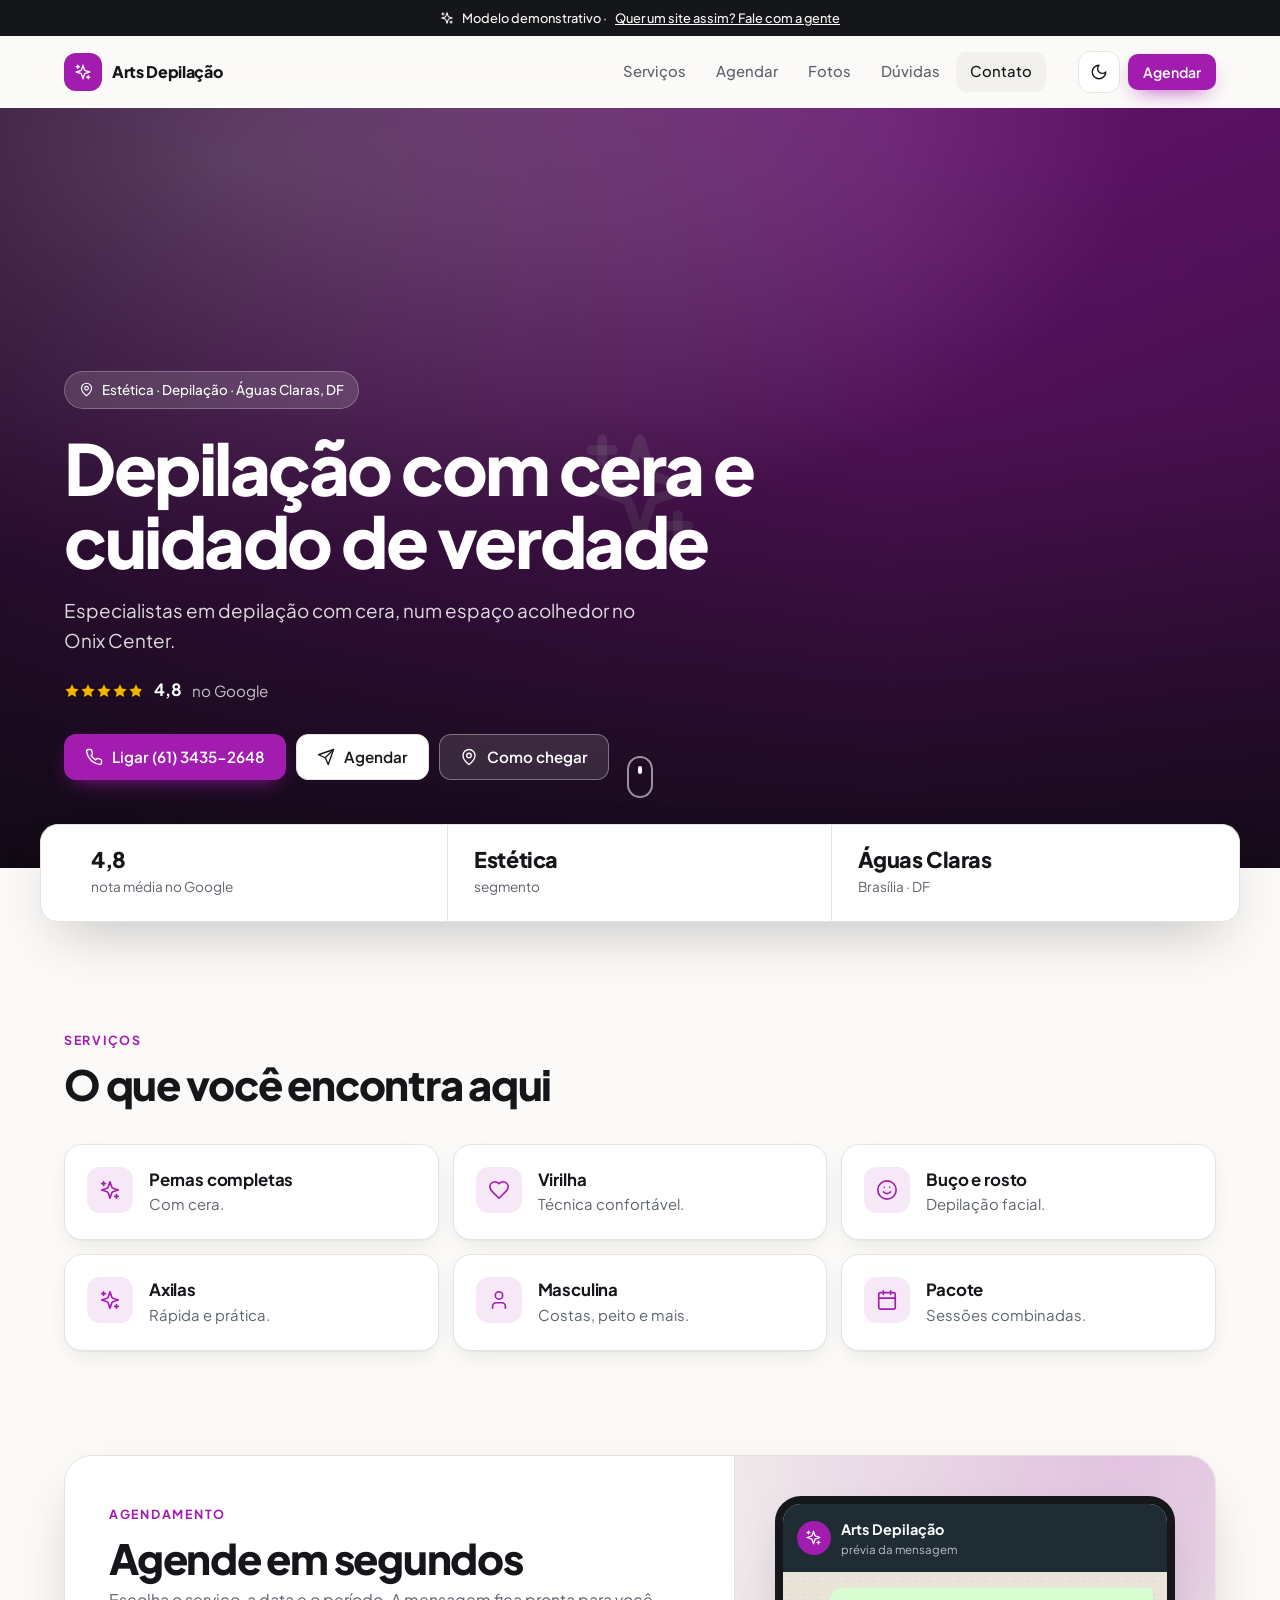
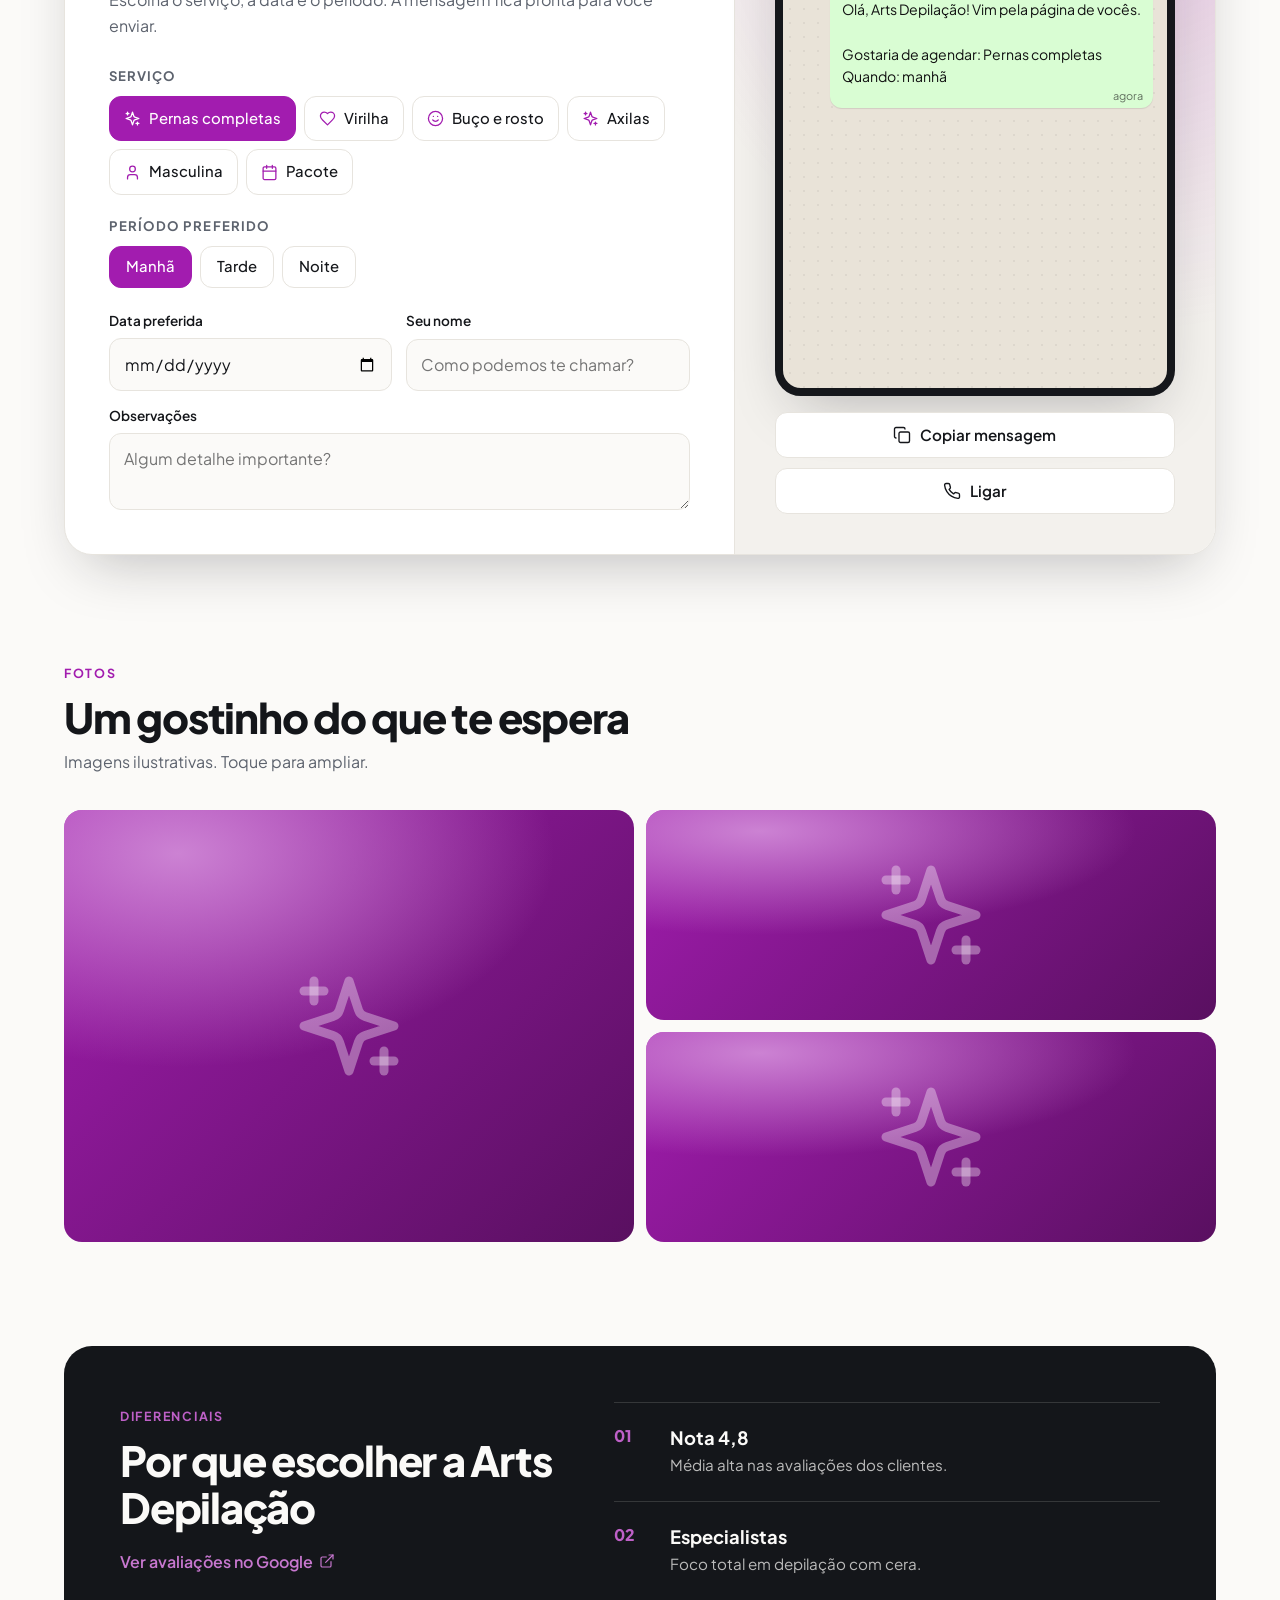
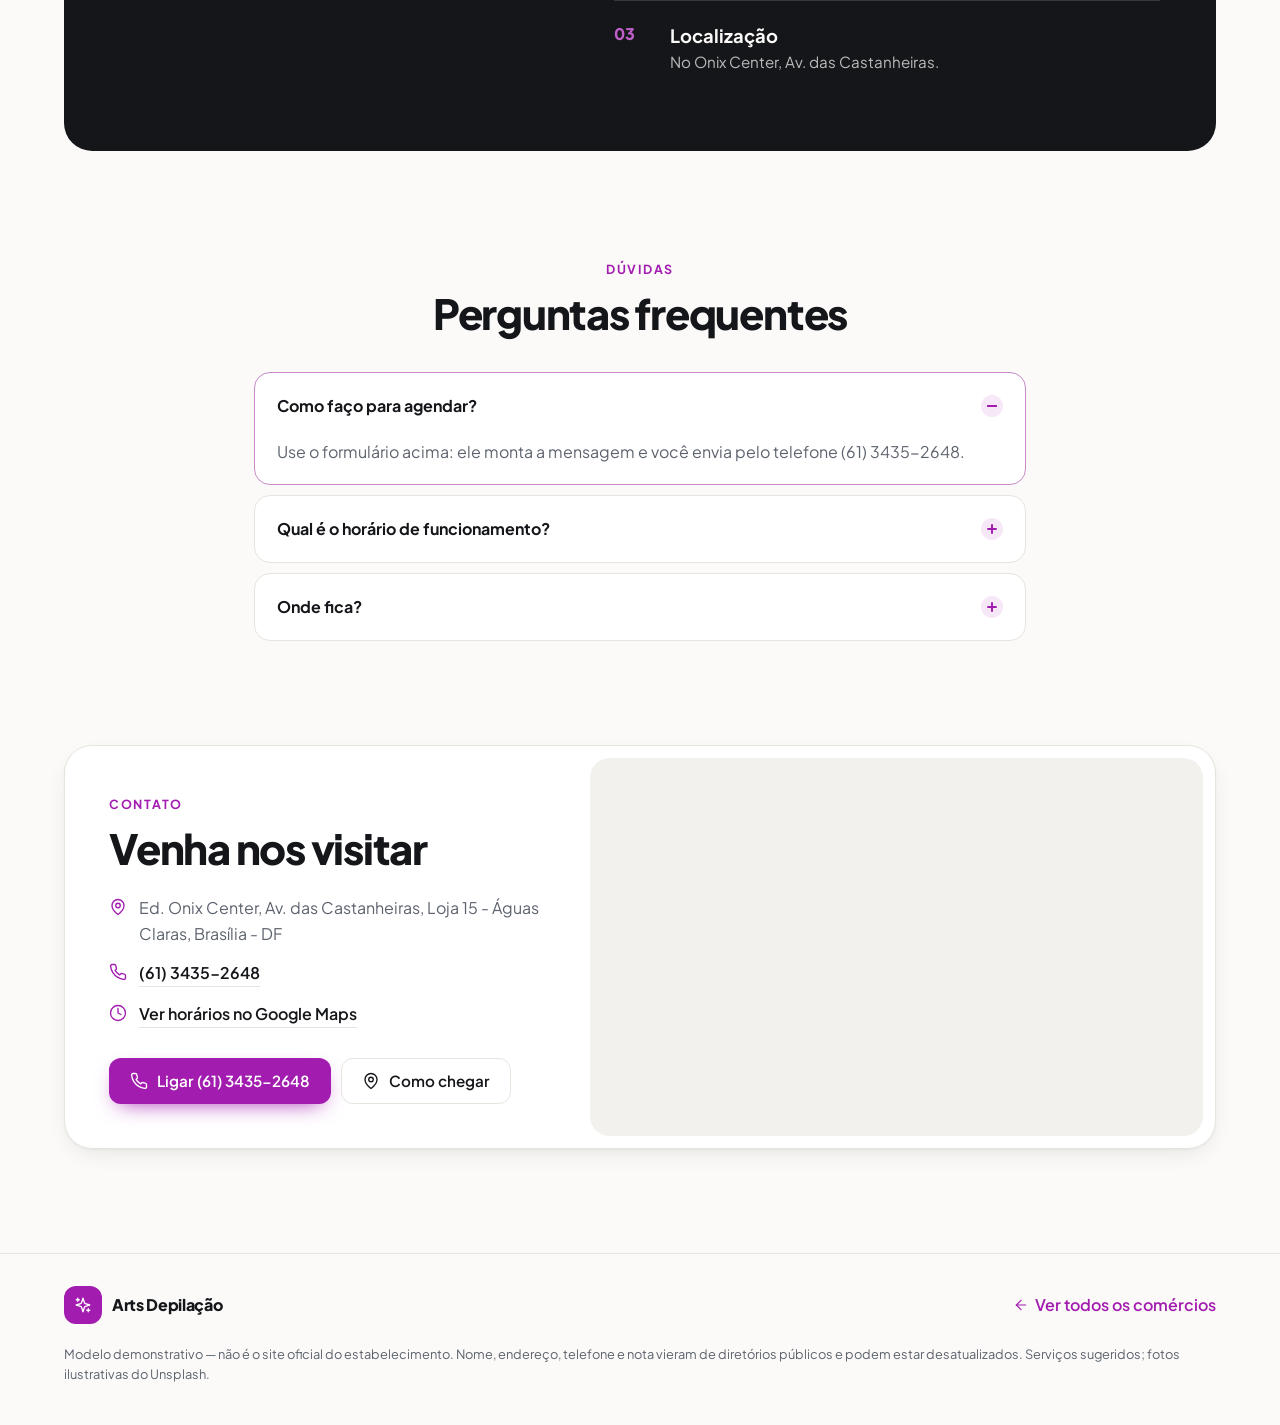
<file: landing-pages/arts-depilacao/index.html>
<!DOCTYPE html>
<html lang="pt-BR">
<head>
<meta charset="UTF-8">
<meta name="viewport" content="width=device-width, initial-scale=1.0">
<title>Arts Depilação · Estética · Depilação em Águas Claras</title>
<meta name="description" content="Especialistas em depilação com cera, num espaço acolhedor no Onix Center.">
<script>try{var t=localStorage.getItem('ac-theme');if(t)document.documentElement.dataset.theme=t}catch(e){}</script>
<link rel="preconnect" href="https://fonts.googleapis.com"><link rel="preconnect" href="https://fonts.gstatic.com" crossorigin><link href="https://fonts.googleapis.com/css2?family=Plus+Jakarta+Sans:wght@400;500;600;700;800&display=swap" rel="stylesheet">
<link rel="stylesheet" href="../assets/style.css">
<style>:root{--a:#a21caf;--ink:#fff}</style>
</head>
<body>
<div class="progress" aria-hidden="true"></div>
<div class="notice"><svg class="i" viewBox="0 0 24 24" fill="none" stroke="currentColor" stroke-width="1.8" stroke-linecap="round" stroke-linejoin="round" aria-hidden="true"><path d="m12 3-1.9 5.8a2 2 0 0 1-1.3 1.3L3 12l5.8 1.9a2 2 0 0 1 1.3 1.3L12 21l1.9-5.8a2 2 0 0 1 1.3-1.3L21 12l-5.8-1.9a2 2 0 0 1-1.3-1.3Z"/><path d="M5 3v4"/><path d="M3 5h4"/><path d="M19 17v4"/><path d="M17 19h4"/></svg>Modelo demonstrativo · <a href="../index.html#quero" style="text-decoration:underline">Quer um site assim? Fale com a gente</a></div>
<header class="header">
  <div class="wrap header-in">
    <a class="brand" href="#inicio"><span class="brand-mark"><svg class="i" viewBox="0 0 24 24" fill="none" stroke="currentColor" stroke-width="1.8" stroke-linecap="round" stroke-linejoin="round" aria-hidden="true"><path d="m12 3-1.9 5.8a2 2 0 0 1-1.3 1.3L3 12l5.8 1.9a2 2 0 0 1 1.3 1.3L12 21l1.9-5.8a2 2 0 0 1 1.3-1.3L21 12l-5.8-1.9a2 2 0 0 1-1.3-1.3Z"/><path d="M5 3v4"/><path d="M3 5h4"/><path d="M19 17v4"/><path d="M17 19h4"/></svg></span><span class="brand-name">Arts Depilação</span></a>
    <nav class="menu" id="menu">
      <a href="#servicos">Serviços</a><a href="#pedido">Agendar</a><a href="#galeria">Fotos</a><a href="#duvidas">Dúvidas</a><a href="#contato">Contato</a>
    </nav>
    <div class="header-act"><button class="icon-btn theme" type="button" aria-label="Alternar tema claro/escuro"><svg class="i i-moon" viewBox="0 0 24 24" fill="none" stroke="currentColor" stroke-width="1.8" stroke-linecap="round" stroke-linejoin="round" aria-hidden="true"><path d="M12 3a6 6 0 0 0 9 9 9 9 0 1 1-9-9Z"/></svg><svg class="i i-sun" viewBox="0 0 24 24" fill="none" stroke="currentColor" stroke-width="1.8" stroke-linecap="round" stroke-linejoin="round" aria-hidden="true"><circle cx="12" cy="12" r="4"/><path d="M12 2v2"/><path d="M12 20v2"/><path d="m4.93 4.93 1.41 1.41"/><path d="m17.66 17.66 1.41 1.41"/><path d="M2 12h2"/><path d="M20 12h2"/><path d="m6.34 17.66-1.41 1.41"/><path d="m19.07 4.93-1.41 1.41"/></svg></button>
      <a class="btn btn-a btn-sm hide-sm" href="#pedido">Agendar</a>
      <button class="icon-btn burger" type="button" aria-label="Abrir menu" aria-expanded="false" aria-controls="menu"><svg class="i i-open" viewBox="0 0 24 24" fill="none" stroke="currentColor" stroke-width="1.8" stroke-linecap="round" stroke-linejoin="round" aria-hidden="true"><path d="M4 6h16"/><path d="M4 12h16"/><path d="M4 18h16"/></svg><svg class="i i-close" viewBox="0 0 24 24" fill="none" stroke="currentColor" stroke-width="1.8" stroke-linecap="round" stroke-linejoin="round" aria-hidden="true"><path d="M18 6 6 18"/><path d="m6 6 12 12"/></svg></button>
    </div>
  </div>
</header>

<main>
<section id="inicio" class="hero">
  <div class="ph hero-bg"><svg class="ph-ico" viewBox="0 0 24 24" fill="none" stroke="currentColor" stroke-width="1.8" stroke-linecap="round" stroke-linejoin="round" aria-hidden="true"><path d="m12 3-1.9 5.8a2 2 0 0 1-1.3 1.3L3 12l5.8 1.9a2 2 0 0 1 1.3 1.3L12 21l1.9-5.8a2 2 0 0 1 1.3-1.3L21 12l-5.8-1.9a2 2 0 0 1-1.3-1.3Z"/><path d="M5 3v4"/><path d="M3 5h4"/><path d="M19 17v4"/><path d="M17 19h4"/></svg><img src="https://images.unsplash.com/photo-1544161515-4ab6ce6db874?auto=format&fit=crop&w=2000&q=80" alt="" loading="eager" onerror="this.remove()"></div>
  <div class="hero-shade"></div>
  <div class="wrap hero-in">
    <span class="pill"><svg class="i" viewBox="0 0 24 24" fill="none" stroke="currentColor" stroke-width="1.8" stroke-linecap="round" stroke-linejoin="round" aria-hidden="true"><path d="M20 10c0 6-8 12-8 12s-8-6-8-12a8 8 0 0 1 16 0Z"/><circle cx="12" cy="10" r="3"/></svg>Estética · Depilação · Águas Claras, DF</span>
    <h1>Depilação com cera e cuidado de verdade</h1>
    <p class="hero-sub">Especialistas em depilação com cera, num espaço acolhedor no Onix Center.</p>
    <div class="hero-rating"><span class="stars" style="--v:96%" aria-label="4,8 de 5 estrelas"></span><b>4,8</b><span>no Google</span></div>
    <div class="ctas"><a class="btn btn-a" href="tel:+556134352648"><svg class="i" viewBox="0 0 24 24" fill="none" stroke="currentColor" stroke-width="1.8" stroke-linecap="round" stroke-linejoin="round" aria-hidden="true"><path d="M22 16.92v3a2 2 0 0 1-2.18 2 19.79 19.79 0 0 1-8.63-3.07 19.5 19.5 0 0 1-6-6 19.79 19.79 0 0 1-3.07-8.67A2 2 0 0 1 4.11 2h3a2 2 0 0 1 2 1.72c.13.96.36 1.9.7 2.81a2 2 0 0 1-.45 2.11L8.09 9.91a16 16 0 0 0 6 6l1.27-1.27a2 2 0 0 1 2.11-.45c.91.34 1.85.57 2.81.7A2 2 0 0 1 22 16.92z"/></svg>Ligar (61) 3435-2648</a><a class="btn btn-light" href="#pedido"><svg class="i" viewBox="0 0 24 24" fill="none" stroke="currentColor" stroke-width="1.8" stroke-linecap="round" stroke-linejoin="round" aria-hidden="true"><path d="m22 2-7 20-4-9-9-4Z"/><path d="M22 2 11 13"/></svg>Agendar</a><a class="btn btn-ghost" href="https://www.google.com/maps/search/?api=1&query=Arts%20Depila%C3%A7%C3%A3o%20Ed.%20Onix%20Center%2C%20Av.%20das%20Castanheiras%2C%20Loja%2015%20-%20%C3%81guas%20Claras%2C%20Bras%C3%ADlia%20-%20DF" target="_blank" rel="noopener"><svg class="i" viewBox="0 0 24 24" fill="none" stroke="currentColor" stroke-width="1.8" stroke-linecap="round" stroke-linejoin="round" aria-hidden="true"><path d="M20 10c0 6-8 12-8 12s-8-6-8-12a8 8 0 0 1 16 0Z"/><circle cx="12" cy="10" r="3"/></svg>Como chegar</a></div>
  </div>
  <a class="scroll-hint" href="#servicos" aria-label="Rolar para serviços"><span></span></a>
</section>

<section class="wrap trust reveal"><div class="trust-item"><strong data-count="4,8">4,8</strong><span>nota média no Google</span></div><div class="trust-item"><strong>Estética</strong><span>segmento</span></div><div class="trust-item"><strong>Águas Claras</strong><span>Brasília · DF</span></div></section>

<section id="servicos" class="secao wrap">
  <div class="sec-head reveal"><span class="kicker">Serviços</span><h2>O que você encontra aqui</h2></div>
  <div class="svcs"><article class="svc reveal" style="--d:0ms"><span class="svc-ico"><svg class="i" viewBox="0 0 24 24" fill="none" stroke="currentColor" stroke-width="1.8" stroke-linecap="round" stroke-linejoin="round" aria-hidden="true"><path d="m12 3-1.9 5.8a2 2 0 0 1-1.3 1.3L3 12l5.8 1.9a2 2 0 0 1 1.3 1.3L12 21l1.9-5.8a2 2 0 0 1 1.3-1.3L21 12l-5.8-1.9a2 2 0 0 1-1.3-1.3Z"/><path d="M5 3v4"/><path d="M3 5h4"/><path d="M19 17v4"/><path d="M17 19h4"/></svg></span><div><h3>Pernas completas</h3><p>Com cera.</p></div></article><article class="svc reveal" style="--d:50ms"><span class="svc-ico"><svg class="i" viewBox="0 0 24 24" fill="none" stroke="currentColor" stroke-width="1.8" stroke-linecap="round" stroke-linejoin="round" aria-hidden="true"><path d="M19 14c1.49-1.46 3-3.21 3-5.5A5.5 5.5 0 0 0 16.5 3c-1.76 0-3 .5-4.5 2-1.5-1.5-2.74-2-4.5-2A5.5 5.5 0 0 0 2 8.5c0 2.3 1.5 4.05 3 5.5l7 7Z"/></svg></span><div><h3>Virilha</h3><p>Técnica confortável.</p></div></article><article class="svc reveal" style="--d:100ms"><span class="svc-ico"><svg class="i" viewBox="0 0 24 24" fill="none" stroke="currentColor" stroke-width="1.8" stroke-linecap="round" stroke-linejoin="round" aria-hidden="true"><circle cx="12" cy="12" r="10"/><path d="M8 14s1.5 2 4 2 4-2 4-2"/><line x1="9" x2="9.01" y1="9" y2="9"/><line x1="15" x2="15.01" y1="9" y2="9"/></svg></span><div><h3>Buço e rosto</h3><p>Depilação facial.</p></div></article><article class="svc reveal" style="--d:150ms"><span class="svc-ico"><svg class="i" viewBox="0 0 24 24" fill="none" stroke="currentColor" stroke-width="1.8" stroke-linecap="round" stroke-linejoin="round" aria-hidden="true"><path d="m12 3-1.9 5.8a2 2 0 0 1-1.3 1.3L3 12l5.8 1.9a2 2 0 0 1 1.3 1.3L12 21l1.9-5.8a2 2 0 0 1 1.3-1.3L21 12l-5.8-1.9a2 2 0 0 1-1.3-1.3Z"/><path d="M5 3v4"/><path d="M3 5h4"/><path d="M19 17v4"/><path d="M17 19h4"/></svg></span><div><h3>Axilas</h3><p>Rápida e prática.</p></div></article><article class="svc reveal" style="--d:200ms"><span class="svc-ico"><svg class="i" viewBox="0 0 24 24" fill="none" stroke="currentColor" stroke-width="1.8" stroke-linecap="round" stroke-linejoin="round" aria-hidden="true"><path d="M19 21v-2a4 4 0 0 0-4-4H9a4 4 0 0 0-4 4v2"/><circle cx="12" cy="7" r="4"/></svg></span><div><h3>Masculina</h3><p>Costas, peito e mais.</p></div></article><article class="svc reveal" style="--d:250ms"><span class="svc-ico"><svg class="i" viewBox="0 0 24 24" fill="none" stroke="currentColor" stroke-width="1.8" stroke-linecap="round" stroke-linejoin="round" aria-hidden="true"><rect x="3" y="4" width="18" height="18" rx="2"/><path d="M16 2v4"/><path d="M8 2v4"/><path d="M3 10h18"/></svg></span><div><h3>Pacote</h3><p>Sessões combinadas.</p></div></article></div>
</section>

<section id="pedido" class="secao wrap">
  <div class="builder reveal" data-builder>
    <div class="builder-form">
      <span class="kicker">Agendamento</span>
      <h2>Agende em segundos</h2>
      <p class="muted">Escolha o serviço, a data e o período. A mensagem fica pronta para você enviar.</p>
      <p class="lbl">Serviço</p><div class="chips"><label class="chip-opt"><input type="radio" name="servico" value="Pernas completas" checked><span><svg class="i" viewBox="0 0 24 24" fill="none" stroke="currentColor" stroke-width="1.8" stroke-linecap="round" stroke-linejoin="round" aria-hidden="true"><path d="m12 3-1.9 5.8a2 2 0 0 1-1.3 1.3L3 12l5.8 1.9a2 2 0 0 1 1.3 1.3L12 21l1.9-5.8a2 2 0 0 1 1.3-1.3L21 12l-5.8-1.9a2 2 0 0 1-1.3-1.3Z"/><path d="M5 3v4"/><path d="M3 5h4"/><path d="M19 17v4"/><path d="M17 19h4"/></svg>Pernas completas</span></label><label class="chip-opt"><input type="radio" name="servico" value="Virilha"><span><svg class="i" viewBox="0 0 24 24" fill="none" stroke="currentColor" stroke-width="1.8" stroke-linecap="round" stroke-linejoin="round" aria-hidden="true"><path d="M19 14c1.49-1.46 3-3.21 3-5.5A5.5 5.5 0 0 0 16.5 3c-1.76 0-3 .5-4.5 2-1.5-1.5-2.74-2-4.5-2A5.5 5.5 0 0 0 2 8.5c0 2.3 1.5 4.05 3 5.5l7 7Z"/></svg>Virilha</span></label><label class="chip-opt"><input type="radio" name="servico" value="Buço e rosto"><span><svg class="i" viewBox="0 0 24 24" fill="none" stroke="currentColor" stroke-width="1.8" stroke-linecap="round" stroke-linejoin="round" aria-hidden="true"><circle cx="12" cy="12" r="10"/><path d="M8 14s1.5 2 4 2 4-2 4-2"/><line x1="9" x2="9.01" y1="9" y2="9"/><line x1="15" x2="15.01" y1="9" y2="9"/></svg>Buço e rosto</span></label><label class="chip-opt"><input type="radio" name="servico" value="Axilas"><span><svg class="i" viewBox="0 0 24 24" fill="none" stroke="currentColor" stroke-width="1.8" stroke-linecap="round" stroke-linejoin="round" aria-hidden="true"><path d="m12 3-1.9 5.8a2 2 0 0 1-1.3 1.3L3 12l5.8 1.9a2 2 0 0 1 1.3 1.3L12 21l1.9-5.8a2 2 0 0 1 1.3-1.3L21 12l-5.8-1.9a2 2 0 0 1-1.3-1.3Z"/><path d="M5 3v4"/><path d="M3 5h4"/><path d="M19 17v4"/><path d="M17 19h4"/></svg>Axilas</span></label><label class="chip-opt"><input type="radio" name="servico" value="Masculina"><span><svg class="i" viewBox="0 0 24 24" fill="none" stroke="currentColor" stroke-width="1.8" stroke-linecap="round" stroke-linejoin="round" aria-hidden="true"><path d="M19 21v-2a4 4 0 0 0-4-4H9a4 4 0 0 0-4 4v2"/><circle cx="12" cy="7" r="4"/></svg>Masculina</span></label><label class="chip-opt"><input type="radio" name="servico" value="Pacote"><span><svg class="i" viewBox="0 0 24 24" fill="none" stroke="currentColor" stroke-width="1.8" stroke-linecap="round" stroke-linejoin="round" aria-hidden="true"><rect x="3" y="4" width="18" height="18" rx="2"/><path d="M16 2v4"/><path d="M8 2v4"/><path d="M3 10h18"/></svg>Pacote</span></label></div><p class="lbl">Período preferido</p><div class="chips"><label class="chip-opt sm"><input type="radio" name="periodo" value="Manhã" checked><span>Manhã</span></label><label class="chip-opt sm"><input type="radio" name="periodo" value="Tarde"><span>Tarde</span></label><label class="chip-opt sm"><input type="radio" name="periodo" value="Noite"><span>Noite</span></label></div>
      <div class="fields"><label class="field"><span>Data preferida</span><input type="date" name="data"></label>
        <label class="field"><span>Seu nome</span><input type="text" name="cliente" placeholder="Como podemos te chamar?" autocomplete="name"></label>
        <label class="field full"><span>Observações</span><textarea name="obs" rows="2" placeholder="Algum detalhe importante?"></textarea></label>
      </div>
    </div>
    <aside class="builder-preview">
      <div class="phone">
        <div class="phone-top"><span class="avatar"><svg class="i" viewBox="0 0 24 24" fill="none" stroke="currentColor" stroke-width="1.8" stroke-linecap="round" stroke-linejoin="round" aria-hidden="true"><path d="m12 3-1.9 5.8a2 2 0 0 1-1.3 1.3L3 12l5.8 1.9a2 2 0 0 1 1.3 1.3L12 21l1.9-5.8a2 2 0 0 1 1.3-1.3L21 12l-5.8-1.9a2 2 0 0 1-1.3-1.3Z"/><path d="M5 3v4"/><path d="M3 5h4"/><path d="M19 17v4"/><path d="M17 19h4"/></svg></span><div><b>Arts Depilação</b><small>prévia da mensagem</small></div></div>
        <div class="bubble"><pre data-preview></pre><span class="time">agora</span></div>
      </div>
      <div class="send"><button type="button" class="btn btn-light" data-send="copy"><svg class="i" viewBox="0 0 24 24" fill="none" stroke="currentColor" stroke-width="1.8" stroke-linecap="round" stroke-linejoin="round" aria-hidden="true"><rect width="14" height="14" x="8" y="8" rx="2"/><path d="M4 16c-1.1 0-2-.9-2-2V4c0-1.1.9-2 2-2h10c1.1 0 2 .9 2 2"/></svg>Copiar mensagem</button><a class="btn btn-light" href="tel:+556134352648"><svg class="i" viewBox="0 0 24 24" fill="none" stroke="currentColor" stroke-width="1.8" stroke-linecap="round" stroke-linejoin="round" aria-hidden="true"><path d="M22 16.92v3a2 2 0 0 1-2.18 2 19.79 19.79 0 0 1-8.63-3.07 19.5 19.5 0 0 1-6-6 19.79 19.79 0 0 1-3.07-8.67A2 2 0 0 1 4.11 2h3a2 2 0 0 1 2 1.72c.13.96.36 1.9.7 2.81a2 2 0 0 1-.45 2.11L8.09 9.91a16 16 0 0 0 6 6l1.27-1.27a2 2 0 0 1 2.11-.45c.91.34 1.85.57 2.81.7A2 2 0 0 1 22 16.92z"/></svg>Ligar</a></div>
      
    </aside>
  </div>
  <script type="application/json" id="cfg">{"nome": "Arts Depilação", "modo": "agenda", "zap": null}</script>
</section>

<section id="galeria" class="secao wrap">
  <div class="sec-head reveal"><span class="kicker">Fotos</span><h2>Um gostinho do que te espera</h2><p class="muted">Imagens ilustrativas. Toque para ampliar.</p></div>
  <div class="gallery n3 reveal"><button type="button" class="g-item g0" data-full="https://images.unsplash.com/photo-1544161515-4ab6ce6db874?auto=format&fit=crop&w=1800&q=80" aria-label="Ampliar foto 1"><div class="ph"><svg class="ph-ico" viewBox="0 0 24 24" fill="none" stroke="currentColor" stroke-width="1.8" stroke-linecap="round" stroke-linejoin="round" aria-hidden="true"><path d="m12 3-1.9 5.8a2 2 0 0 1-1.3 1.3L3 12l5.8 1.9a2 2 0 0 1 1.3 1.3L12 21l1.9-5.8a2 2 0 0 1 1.3-1.3L21 12l-5.8-1.9a2 2 0 0 1-1.3-1.3Z"/><path d="M5 3v4"/><path d="M3 5h4"/><path d="M19 17v4"/><path d="M17 19h4"/></svg><img src="https://images.unsplash.com/photo-1544161515-4ab6ce6db874?auto=format&fit=crop&w=900&q=80" alt="" loading="lazy" onerror="this.remove()"></div><span class="g-zoom"><svg class="i" viewBox="0 0 24 24" fill="none" stroke="currentColor" stroke-width="1.8" stroke-linecap="round" stroke-linejoin="round" aria-hidden="true"><path d="M15 3h6v6"/><path d="M9 21H3v-6"/><path d="M21 3l-7 7"/><path d="M3 21l7-7"/></svg></span></button><button type="button" class="g-item g1" data-full="https://images.unsplash.com/photo-1570172619644-dfd03ed5d881?auto=format&fit=crop&w=1800&q=80" aria-label="Ampliar foto 2"><div class="ph"><svg class="ph-ico" viewBox="0 0 24 24" fill="none" stroke="currentColor" stroke-width="1.8" stroke-linecap="round" stroke-linejoin="round" aria-hidden="true"><path d="m12 3-1.9 5.8a2 2 0 0 1-1.3 1.3L3 12l5.8 1.9a2 2 0 0 1 1.3 1.3L12 21l1.9-5.8a2 2 0 0 1 1.3-1.3L21 12l-5.8-1.9a2 2 0 0 1-1.3-1.3Z"/><path d="M5 3v4"/><path d="M3 5h4"/><path d="M19 17v4"/><path d="M17 19h4"/></svg><img src="https://images.unsplash.com/photo-1570172619644-dfd03ed5d881?auto=format&fit=crop&w=900&q=80" alt="" loading="lazy" onerror="this.remove()"></div><span class="g-zoom"><svg class="i" viewBox="0 0 24 24" fill="none" stroke="currentColor" stroke-width="1.8" stroke-linecap="round" stroke-linejoin="round" aria-hidden="true"><path d="M15 3h6v6"/><path d="M9 21H3v-6"/><path d="M21 3l-7 7"/><path d="M3 21l7-7"/></svg></span></button><button type="button" class="g-item g2" data-full="https://images.unsplash.com/photo-1560750588-73207b1ef5b8?auto=format&fit=crop&w=1800&q=80" aria-label="Ampliar foto 3"><div class="ph"><svg class="ph-ico" viewBox="0 0 24 24" fill="none" stroke="currentColor" stroke-width="1.8" stroke-linecap="round" stroke-linejoin="round" aria-hidden="true"><path d="m12 3-1.9 5.8a2 2 0 0 1-1.3 1.3L3 12l5.8 1.9a2 2 0 0 1 1.3 1.3L12 21l1.9-5.8a2 2 0 0 1 1.3-1.3L21 12l-5.8-1.9a2 2 0 0 1-1.3-1.3Z"/><path d="M5 3v4"/><path d="M3 5h4"/><path d="M19 17v4"/><path d="M17 19h4"/></svg><img src="https://images.unsplash.com/photo-1560750588-73207b1ef5b8?auto=format&fit=crop&w=900&q=80" alt="" loading="lazy" onerror="this.remove()"></div><span class="g-zoom"><svg class="i" viewBox="0 0 24 24" fill="none" stroke="currentColor" stroke-width="1.8" stroke-linecap="round" stroke-linejoin="round" aria-hidden="true"><path d="M15 3h6v6"/><path d="M9 21H3v-6"/><path d="M21 3l-7 7"/><path d="M3 21l7-7"/></svg></span></button></div>
</section>

<section class="secao wrap">
  <div class="why">
    <div class="why-head reveal"><span class="kicker">Diferenciais</span><h2>Por que escolher a Arts Depilação</h2>
      <a class="link" href="https://www.google.com/maps/search/?api=1&query=Arts%20Depila%C3%A7%C3%A3o%20Ed.%20Onix%20Center%2C%20Av.%20das%20Castanheiras%2C%20Loja%2015%20-%20%C3%81guas%20Claras%2C%20Bras%C3%ADlia%20-%20DF" target="_blank" rel="noopener">Ver avaliações no Google <svg class="i" viewBox="0 0 24 24" fill="none" stroke="currentColor" stroke-width="1.8" stroke-linecap="round" stroke-linejoin="round" aria-hidden="true"><path d="M15 3h6v6"/><path d="M10 14 21 3"/><path d="M18 13v6a2 2 0 0 1-2 2H5a2 2 0 0 1-2-2V8a2 2 0 0 1 2-2h6"/></svg></a></div>
    <ol class="why-list"><li class="reveal" style="--d:0ms"><span class="n">01</span><h3>Nota 4,8</h3><p>Média alta nas avaliações dos clientes.</p></li><li class="reveal" style="--d:80ms"><span class="n">02</span><h3>Especialistas</h3><p>Foco total em depilação com cera.</p></li><li class="reveal" style="--d:160ms"><span class="n">03</span><h3>Localização</h3><p>No Onix Center, Av. das Castanheiras.</p></li></ol>
  </div>
</section>

<section id="duvidas" class="secao wrap narrow">
  <div class="sec-head reveal center"><span class="kicker">Dúvidas</span><h2>Perguntas frequentes</h2></div>
  <div class="faqs"><details class="faq reveal" open><summary>Como faço para agendar?<span class="pm"></span></summary><p>Use o formulário acima: ele monta a mensagem e você envia pelo telefone (61) 3435-2648.</p></details><details class="faq reveal"><summary>Qual é o horário de funcionamento?<span class="pm"></span></summary><p>Os horários podem mudar em feriados e datas especiais. Confira o horário atualizado no <a href="https://www.google.com/maps/search/?api=1&query=Arts%20Depila%C3%A7%C3%A3o%20Ed.%20Onix%20Center%2C%20Av.%20das%20Castanheiras%2C%20Loja%2015%20-%20%C3%81guas%20Claras%2C%20Bras%C3%ADlia%20-%20DF" target="_blank" rel="noopener">Google Maps</a>.</p></details><details class="faq reveal"><summary>Onde fica?<span class="pm"></span></summary><p>Ed. Onix Center, Av. das Castanheiras, Loja 15 - Águas Claras, Brasília - DF. Toque em “Como chegar” para abrir a rota no seu celular.</p></details></div>
</section>

<section id="contato" class="secao wrap">
  <div class="contact reveal">
    <div class="contact-info">
      <span class="kicker">Contato</span><h2>Venha nos visitar</h2>
      <ul class="info"><li><svg class="i" viewBox="0 0 24 24" fill="none" stroke="currentColor" stroke-width="1.8" stroke-linecap="round" stroke-linejoin="round" aria-hidden="true"><path d="M20 10c0 6-8 12-8 12s-8-6-8-12a8 8 0 0 1 16 0Z"/><circle cx="12" cy="10" r="3"/></svg><span>Ed. Onix Center, Av. das Castanheiras, Loja 15 - Águas Claras, Brasília - DF</span></li><li><svg class="i" viewBox="0 0 24 24" fill="none" stroke="currentColor" stroke-width="1.8" stroke-linecap="round" stroke-linejoin="round" aria-hidden="true"><path d="M22 16.92v3a2 2 0 0 1-2.18 2 19.79 19.79 0 0 1-8.63-3.07 19.5 19.5 0 0 1-6-6 19.79 19.79 0 0 1-3.07-8.67A2 2 0 0 1 4.11 2h3a2 2 0 0 1 2 1.72c.13.96.36 1.9.7 2.81a2 2 0 0 1-.45 2.11L8.09 9.91a16 16 0 0 0 6 6l1.27-1.27a2 2 0 0 1 2.11-.45c.91.34 1.85.57 2.81.7A2 2 0 0 1 22 16.92z"/></svg><a href="tel:+556134352648">(61) 3435-2648</a></li><li><svg class="i" viewBox="0 0 24 24" fill="none" stroke="currentColor" stroke-width="1.8" stroke-linecap="round" stroke-linejoin="round" aria-hidden="true"><circle cx="12" cy="12" r="10"/><polyline points="12 6 12 12 16 14"/></svg><a href="https://www.google.com/maps/search/?api=1&query=Arts%20Depila%C3%A7%C3%A3o%20Ed.%20Onix%20Center%2C%20Av.%20das%20Castanheiras%2C%20Loja%2015%20-%20%C3%81guas%20Claras%2C%20Bras%C3%ADlia%20-%20DF" target="_blank" rel="noopener">Ver horários no Google Maps</a></li></ul>
      <div class="ctas"><a class="btn btn-a" href="tel:+556134352648"><svg class="i" viewBox="0 0 24 24" fill="none" stroke="currentColor" stroke-width="1.8" stroke-linecap="round" stroke-linejoin="round" aria-hidden="true"><path d="M22 16.92v3a2 2 0 0 1-2.18 2 19.79 19.79 0 0 1-8.63-3.07 19.5 19.5 0 0 1-6-6 19.79 19.79 0 0 1-3.07-8.67A2 2 0 0 1 4.11 2h3a2 2 0 0 1 2 1.72c.13.96.36 1.9.7 2.81a2 2 0 0 1-.45 2.11L8.09 9.91a16 16 0 0 0 6 6l1.27-1.27a2 2 0 0 1 2.11-.45c.91.34 1.85.57 2.81.7A2 2 0 0 1 22 16.92z"/></svg>Ligar (61) 3435-2648</a><a class="btn btn-light" href="https://www.google.com/maps/search/?api=1&query=Arts%20Depila%C3%A7%C3%A3o%20Ed.%20Onix%20Center%2C%20Av.%20das%20Castanheiras%2C%20Loja%2015%20-%20%C3%81guas%20Claras%2C%20Bras%C3%ADlia%20-%20DF" target="_blank" rel="noopener"><svg class="i" viewBox="0 0 24 24" fill="none" stroke="currentColor" stroke-width="1.8" stroke-linecap="round" stroke-linejoin="round" aria-hidden="true"><path d="M20 10c0 6-8 12-8 12s-8-6-8-12a8 8 0 0 1 16 0Z"/><circle cx="12" cy="10" r="3"/></svg>Como chegar</a></div>
    </div>
    <div class="map"><iframe title="Mapa de Arts Depilação" src="https://www.google.com/maps?q=Arts%20Depila%C3%A7%C3%A3o%20Ed.%20Onix%20Center%2C%20Av.%20das%20Castanheiras%2C%20Loja%2015%20-%20%C3%81guas%20Claras%2C%20Bras%C3%ADlia%20-%20DF&output=embed" loading="lazy" referrerpolicy="no-referrer-when-downgrade"></iframe></div>
  </div>
</section>
</main>

<footer class="footer">
  <div class="wrap footer-in">
    <a class="brand" href="#inicio"><span class="brand-mark"><svg class="i" viewBox="0 0 24 24" fill="none" stroke="currentColor" stroke-width="1.8" stroke-linecap="round" stroke-linejoin="round" aria-hidden="true"><path d="m12 3-1.9 5.8a2 2 0 0 1-1.3 1.3L3 12l5.8 1.9a2 2 0 0 1 1.3 1.3L12 21l1.9-5.8a2 2 0 0 1 1.3-1.3L21 12l-5.8-1.9a2 2 0 0 1-1.3-1.3Z"/><path d="M5 3v4"/><path d="M3 5h4"/><path d="M19 17v4"/><path d="M17 19h4"/></svg></span><span class="brand-name">Arts Depilação</span></a>
    <a class="link" href="../index.html"><svg class="i" viewBox="0 0 24 24" fill="none" stroke="currentColor" stroke-width="1.8" stroke-linecap="round" stroke-linejoin="round" aria-hidden="true"><path d="M19 12H5"/><path d="m12 19-7-7 7-7"/></svg>Ver todos os comércios</a>
  </div>
  <p class="wrap disc">Modelo demonstrativo — não é o site oficial do estabelecimento. Nome, endereço, telefone e nota vieram de diretórios públicos e podem estar desatualizados. Serviços sugeridos; fotos ilustrativas do Unsplash.</p>
</footer>

<a class="fab" href="tel:+556134352648" aria-label="Ligar"><svg class="i" viewBox="0 0 24 24" fill="none" stroke="currentColor" stroke-width="1.8" stroke-linecap="round" stroke-linejoin="round" aria-hidden="true"><path d="M22 16.92v3a2 2 0 0 1-2.18 2 19.79 19.79 0 0 1-8.63-3.07 19.5 19.5 0 0 1-6-6 19.79 19.79 0 0 1-3.07-8.67A2 2 0 0 1 4.11 2h3a2 2 0 0 1 2 1.72c.13.96.36 1.9.7 2.81a2 2 0 0 1-.45 2.11L8.09 9.91a16 16 0 0 0 6 6l1.27-1.27a2 2 0 0 1 2.11-.45c.91.34 1.85.57 2.81.7A2 2 0 0 1 22 16.92z"/></svg></a>
<nav class="mbar" aria-label="Ações rápidas"><a href="https://www.google.com/maps/search/?api=1&query=Arts%20Depila%C3%A7%C3%A3o%20Ed.%20Onix%20Center%2C%20Av.%20das%20Castanheiras%2C%20Loja%2015%20-%20%C3%81guas%20Claras%2C%20Bras%C3%ADlia%20-%20DF" target="_blank" rel="noopener"><svg class="i" viewBox="0 0 24 24" fill="none" stroke="currentColor" stroke-width="1.8" stroke-linecap="round" stroke-linejoin="round" aria-hidden="true"><path d="M20 10c0 6-8 12-8 12s-8-6-8-12a8 8 0 0 1 16 0Z"/><circle cx="12" cy="10" r="3"/></svg>Rota</a><a href="tel:+556134352648"><svg class="i" viewBox="0 0 24 24" fill="none" stroke="currentColor" stroke-width="1.8" stroke-linecap="round" stroke-linejoin="round" aria-hidden="true"><path d="M22 16.92v3a2 2 0 0 1-2.18 2 19.79 19.79 0 0 1-8.63-3.07 19.5 19.5 0 0 1-6-6 19.79 19.79 0 0 1-3.07-8.67A2 2 0 0 1 4.11 2h3a2 2 0 0 1 2 1.72c.13.96.36 1.9.7 2.81a2 2 0 0 1-.45 2.11L8.09 9.91a16 16 0 0 0 6 6l1.27-1.27a2 2 0 0 1 2.11-.45c.91.34 1.85.57 2.81.7A2 2 0 0 1 22 16.92z"/></svg>Ligar</a><a class="on" href="#pedido"><svg class="i" viewBox="0 0 24 24" fill="none" stroke="currentColor" stroke-width="1.8" stroke-linecap="round" stroke-linejoin="round" aria-hidden="true"><path d="m22 2-7 20-4-9-9-4Z"/><path d="M22 2 11 13"/></svg>Agendar</a></nav>
<div class="lightbox" hidden><button class="icon-btn lb-close" type="button" aria-label="Fechar"><svg class="i" viewBox="0 0 24 24" fill="none" stroke="currentColor" stroke-width="1.8" stroke-linecap="round" stroke-linejoin="round" aria-hidden="true"><path d="M18 6 6 18"/><path d="m6 6 12 12"/></svg></button><button class="icon-btn lb-prev" type="button" aria-label="Foto anterior"><svg class="i" viewBox="0 0 24 24" fill="none" stroke="currentColor" stroke-width="1.8" stroke-linecap="round" stroke-linejoin="round" aria-hidden="true"><path d="m15 18-6-6 6-6"/></svg></button><img alt=""><button class="icon-btn lb-next" type="button" aria-label="Próxima foto"><svg class="i" viewBox="0 0 24 24" fill="none" stroke="currentColor" stroke-width="1.8" stroke-linecap="round" stroke-linejoin="round" aria-hidden="true"><path d="m9 18 6-6-6-6"/></svg></button></div>
<div class="toast" role="status" aria-live="polite"></div>
<script src="../assets/app.js"></script>
</body>
</html>
</file>
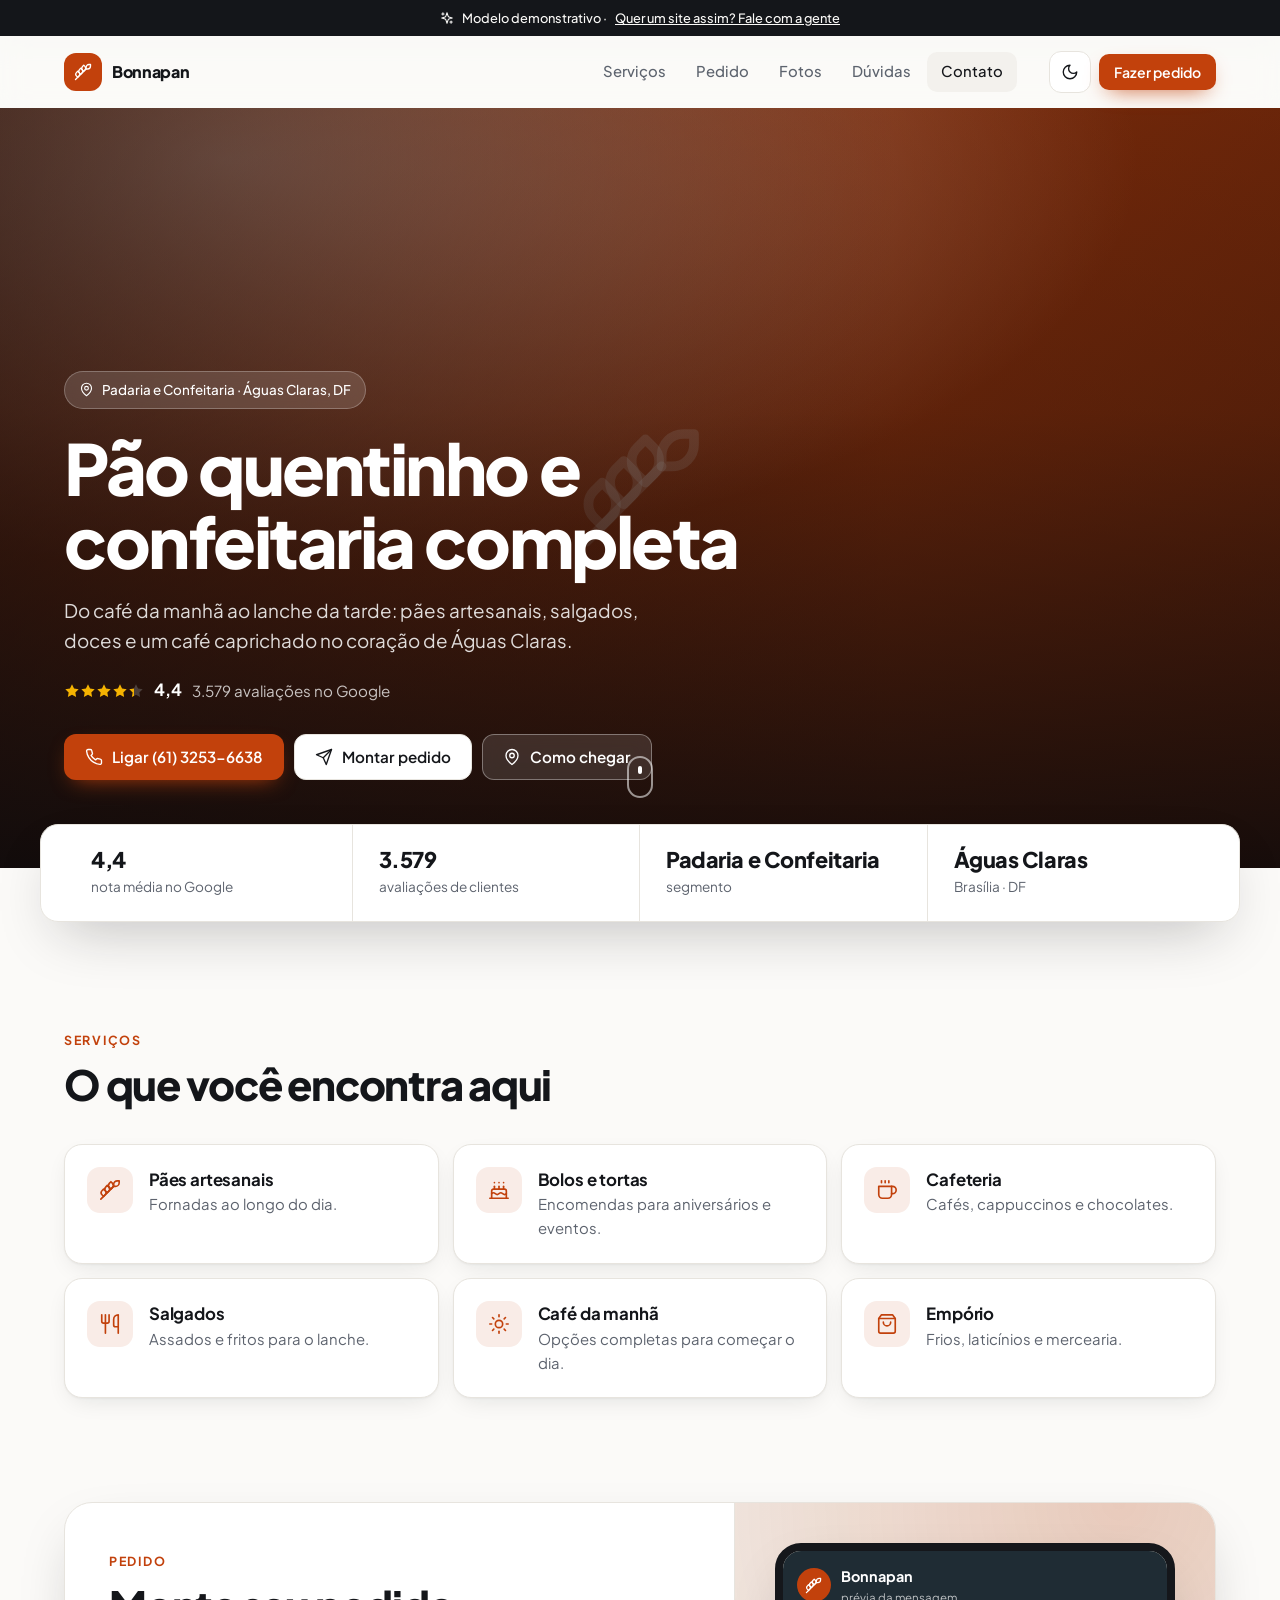
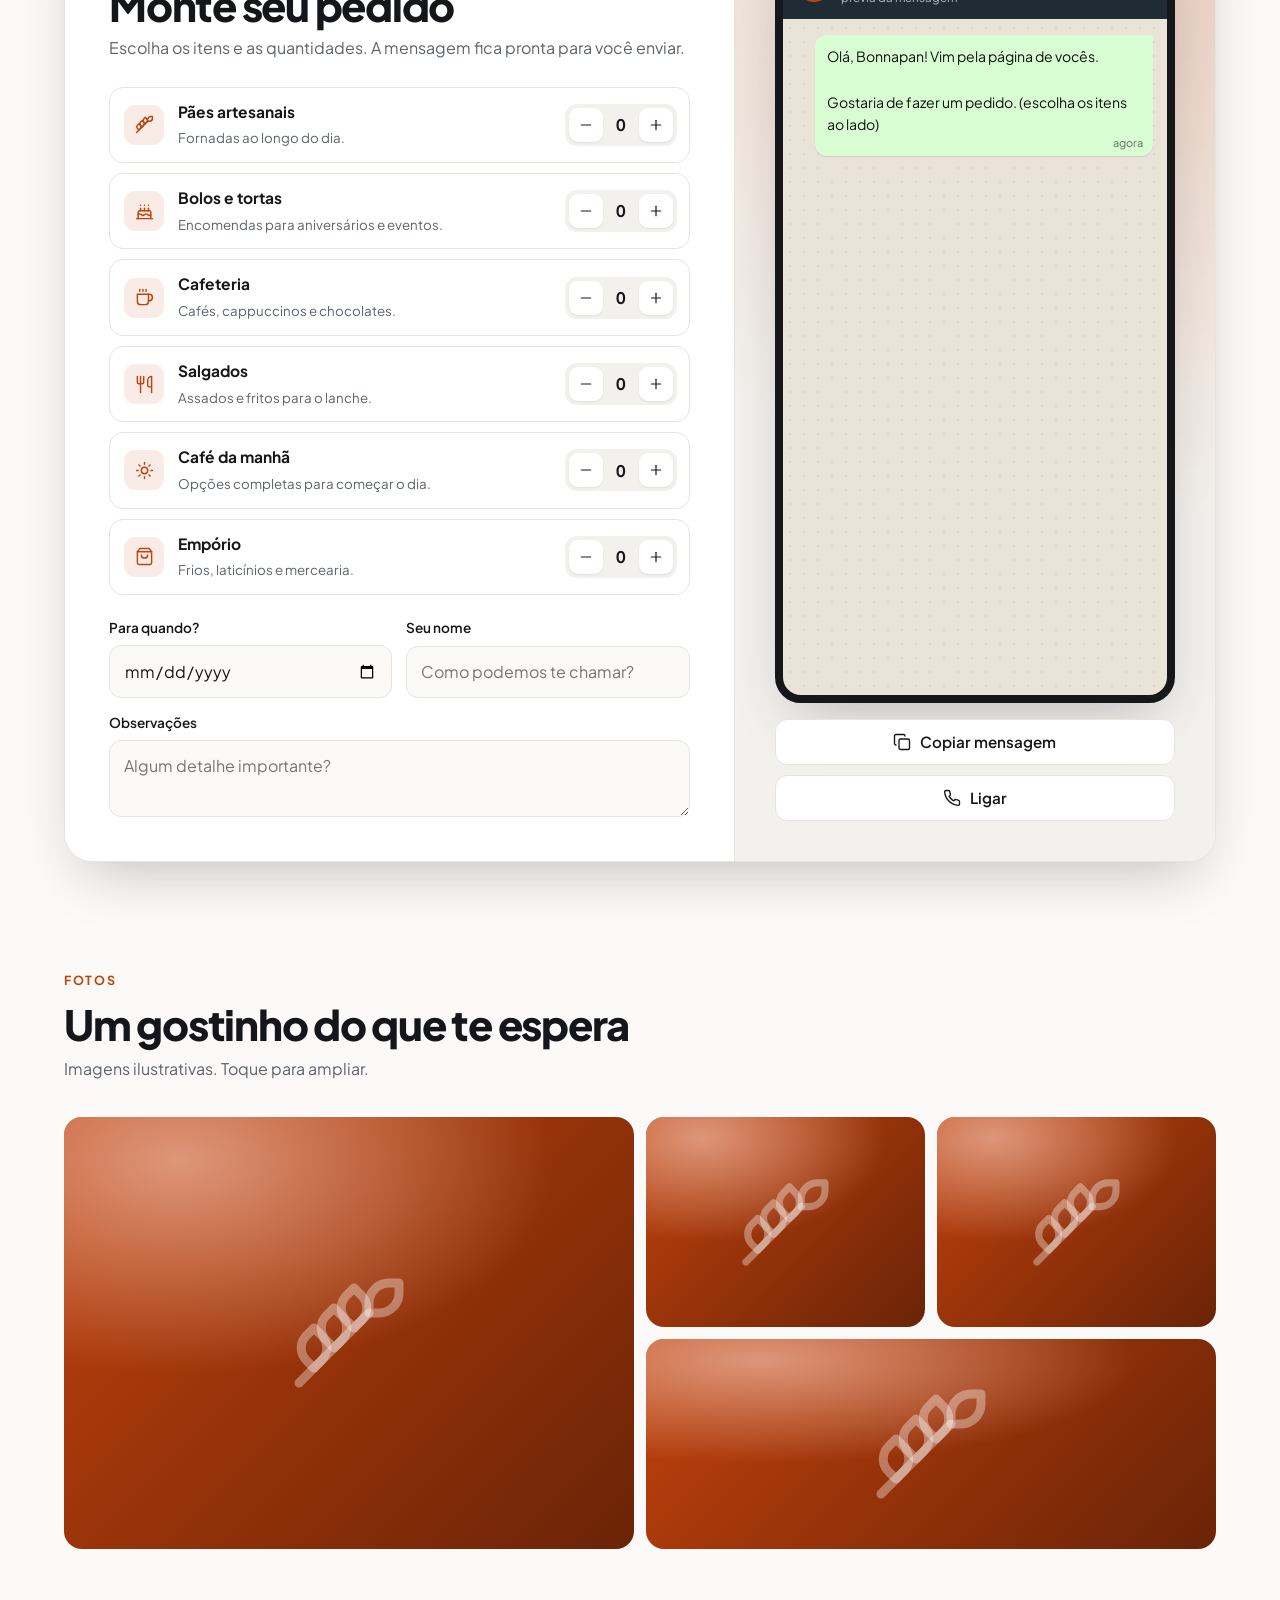
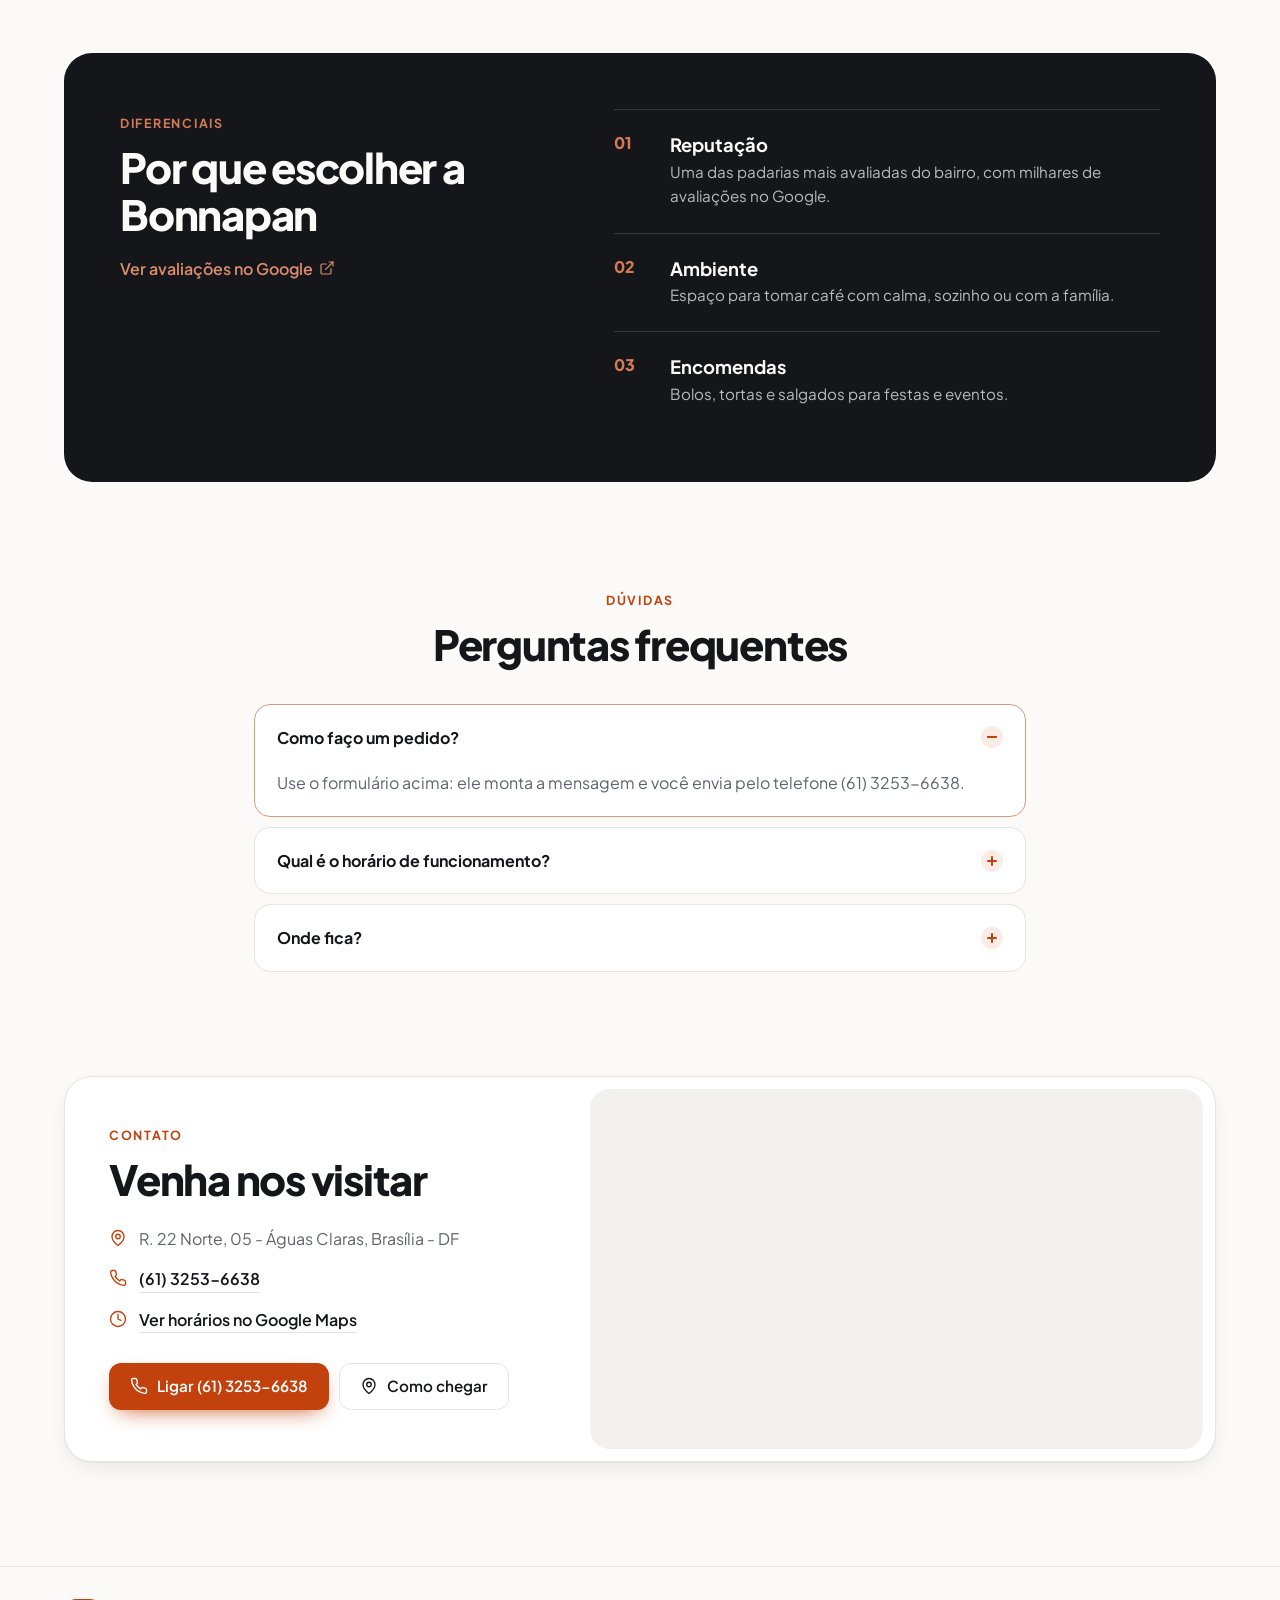
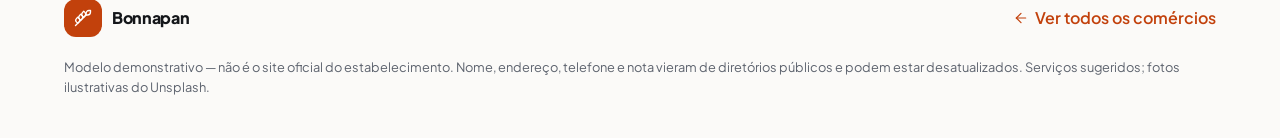
<file: landing-pages/bonnapan/index.html>
<!DOCTYPE html>
<html lang="pt-BR">
<head>
<meta charset="UTF-8">
<meta name="viewport" content="width=device-width, initial-scale=1.0">
<title>Bonnapan · Padaria e Confeitaria em Águas Claras</title>
<meta name="description" content="Do café da manhã ao lanche da tarde: pães artesanais, salgados, doces e um café caprichado no coração de Águas Claras.">
<script>try{var t=localStorage.getItem('ac-theme');if(t)document.documentElement.dataset.theme=t}catch(e){}</script>
<link rel="preconnect" href="https://fonts.googleapis.com"><link rel="preconnect" href="https://fonts.gstatic.com" crossorigin><link href="https://fonts.googleapis.com/css2?family=Plus+Jakarta+Sans:wght@400;500;600;700;800&display=swap" rel="stylesheet">
<link rel="stylesheet" href="../assets/style.css">
<style>:root{--a:#c2410c;--ink:#fff}</style>
</head>
<body>
<div class="progress" aria-hidden="true"></div>
<div class="notice"><svg class="i" viewBox="0 0 24 24" fill="none" stroke="currentColor" stroke-width="1.8" stroke-linecap="round" stroke-linejoin="round" aria-hidden="true"><path d="m12 3-1.9 5.8a2 2 0 0 1-1.3 1.3L3 12l5.8 1.9a2 2 0 0 1 1.3 1.3L12 21l1.9-5.8a2 2 0 0 1 1.3-1.3L21 12l-5.8-1.9a2 2 0 0 1-1.3-1.3Z"/><path d="M5 3v4"/><path d="M3 5h4"/><path d="M19 17v4"/><path d="M17 19h4"/></svg>Modelo demonstrativo · <a href="../index.html#quero" style="text-decoration:underline">Quer um site assim? Fale com a gente</a></div>
<header class="header">
  <div class="wrap header-in">
    <a class="brand" href="#inicio"><span class="brand-mark"><svg class="i" viewBox="0 0 24 24" fill="none" stroke="currentColor" stroke-width="1.8" stroke-linecap="round" stroke-linejoin="round" aria-hidden="true"><path d="M2 22 16 8"/><path d="M3.47 12.53 5 11l1.53 1.53a3.5 3.5 0 0 1 0 4.94L5 19l-1.53-1.53a3.5 3.5 0 0 1 0-4.94Z"/><path d="M7.47 8.53 9 7l1.53 1.53a3.5 3.5 0 0 1 0 4.94L9 15l-1.53-1.53a3.5 3.5 0 0 1 0-4.94Z"/><path d="M11.47 4.53 13 3l1.53 1.53a3.5 3.5 0 0 1 0 4.94L13 11l-1.53-1.53a3.5 3.5 0 0 1 0-4.94Z"/><path d="M20 2h2v2a4 4 0 0 1-4 4h-2V6a4 4 0 0 1 4-4Z"/></svg></span><span class="brand-name">Bonnapan</span></a>
    <nav class="menu" id="menu">
      <a href="#servicos">Serviços</a><a href="#pedido">Pedido</a><a href="#galeria">Fotos</a><a href="#duvidas">Dúvidas</a><a href="#contato">Contato</a>
    </nav>
    <div class="header-act"><button class="icon-btn theme" type="button" aria-label="Alternar tema claro/escuro"><svg class="i i-moon" viewBox="0 0 24 24" fill="none" stroke="currentColor" stroke-width="1.8" stroke-linecap="round" stroke-linejoin="round" aria-hidden="true"><path d="M12 3a6 6 0 0 0 9 9 9 9 0 1 1-9-9Z"/></svg><svg class="i i-sun" viewBox="0 0 24 24" fill="none" stroke="currentColor" stroke-width="1.8" stroke-linecap="round" stroke-linejoin="round" aria-hidden="true"><circle cx="12" cy="12" r="4"/><path d="M12 2v2"/><path d="M12 20v2"/><path d="m4.93 4.93 1.41 1.41"/><path d="m17.66 17.66 1.41 1.41"/><path d="M2 12h2"/><path d="M20 12h2"/><path d="m6.34 17.66-1.41 1.41"/><path d="m19.07 4.93-1.41 1.41"/></svg></button>
      <a class="btn btn-a btn-sm hide-sm" href="#pedido">Fazer pedido</a>
      <button class="icon-btn burger" type="button" aria-label="Abrir menu" aria-expanded="false" aria-controls="menu"><svg class="i i-open" viewBox="0 0 24 24" fill="none" stroke="currentColor" stroke-width="1.8" stroke-linecap="round" stroke-linejoin="round" aria-hidden="true"><path d="M4 6h16"/><path d="M4 12h16"/><path d="M4 18h16"/></svg><svg class="i i-close" viewBox="0 0 24 24" fill="none" stroke="currentColor" stroke-width="1.8" stroke-linecap="round" stroke-linejoin="round" aria-hidden="true"><path d="M18 6 6 18"/><path d="m6 6 12 12"/></svg></button>
    </div>
  </div>
</header>

<main>
<section id="inicio" class="hero">
  <div class="ph hero-bg"><svg class="ph-ico" viewBox="0 0 24 24" fill="none" stroke="currentColor" stroke-width="1.8" stroke-linecap="round" stroke-linejoin="round" aria-hidden="true"><path d="M2 22 16 8"/><path d="M3.47 12.53 5 11l1.53 1.53a3.5 3.5 0 0 1 0 4.94L5 19l-1.53-1.53a3.5 3.5 0 0 1 0-4.94Z"/><path d="M7.47 8.53 9 7l1.53 1.53a3.5 3.5 0 0 1 0 4.94L9 15l-1.53-1.53a3.5 3.5 0 0 1 0-4.94Z"/><path d="M11.47 4.53 13 3l1.53 1.53a3.5 3.5 0 0 1 0 4.94L13 11l-1.53-1.53a3.5 3.5 0 0 1 0-4.94Z"/><path d="M20 2h2v2a4 4 0 0 1-4 4h-2V6a4 4 0 0 1 4-4Z"/></svg><img src="https://images.unsplash.com/photo-1509440159596-0249088772ff?auto=format&fit=crop&w=2000&q=80" alt="" loading="eager" onerror="this.remove()"></div>
  <div class="hero-shade"></div>
  <div class="wrap hero-in">
    <span class="pill"><svg class="i" viewBox="0 0 24 24" fill="none" stroke="currentColor" stroke-width="1.8" stroke-linecap="round" stroke-linejoin="round" aria-hidden="true"><path d="M20 10c0 6-8 12-8 12s-8-6-8-12a8 8 0 0 1 16 0Z"/><circle cx="12" cy="10" r="3"/></svg>Padaria e Confeitaria · Águas Claras, DF</span>
    <h1>Pão quentinho e confeitaria completa</h1>
    <p class="hero-sub">Do café da manhã ao lanche da tarde: pães artesanais, salgados, doces e um café caprichado no coração de Águas Claras.</p>
    <div class="hero-rating"><span class="stars" style="--v:88%" aria-label="4,4 de 5 estrelas"></span><b>4,4</b><span>3.579 avaliações no Google</span></div>
    <div class="ctas"><a class="btn btn-a" href="tel:+556132536638"><svg class="i" viewBox="0 0 24 24" fill="none" stroke="currentColor" stroke-width="1.8" stroke-linecap="round" stroke-linejoin="round" aria-hidden="true"><path d="M22 16.92v3a2 2 0 0 1-2.18 2 19.79 19.79 0 0 1-8.63-3.07 19.5 19.5 0 0 1-6-6 19.79 19.79 0 0 1-3.07-8.67A2 2 0 0 1 4.11 2h3a2 2 0 0 1 2 1.72c.13.96.36 1.9.7 2.81a2 2 0 0 1-.45 2.11L8.09 9.91a16 16 0 0 0 6 6l1.27-1.27a2 2 0 0 1 2.11-.45c.91.34 1.85.57 2.81.7A2 2 0 0 1 22 16.92z"/></svg>Ligar (61) 3253-6638</a><a class="btn btn-light" href="#pedido"><svg class="i" viewBox="0 0 24 24" fill="none" stroke="currentColor" stroke-width="1.8" stroke-linecap="round" stroke-linejoin="round" aria-hidden="true"><path d="m22 2-7 20-4-9-9-4Z"/><path d="M22 2 11 13"/></svg>Montar pedido</a><a class="btn btn-ghost" href="https://www.google.com/maps/search/?api=1&query=Bonnapan%20R.%2022%20Norte%2C%2005%20-%20%C3%81guas%20Claras%2C%20Bras%C3%ADlia%20-%20DF" target="_blank" rel="noopener"><svg class="i" viewBox="0 0 24 24" fill="none" stroke="currentColor" stroke-width="1.8" stroke-linecap="round" stroke-linejoin="round" aria-hidden="true"><path d="M20 10c0 6-8 12-8 12s-8-6-8-12a8 8 0 0 1 16 0Z"/><circle cx="12" cy="10" r="3"/></svg>Como chegar</a></div>
  </div>
  <a class="scroll-hint" href="#servicos" aria-label="Rolar para serviços"><span></span></a>
</section>

<section class="wrap trust reveal"><div class="trust-item"><strong data-count="4,4">4,4</strong><span>nota média no Google</span></div><div class="trust-item"><strong data-count="3.579">3.579</strong><span>avaliações de clientes</span></div><div class="trust-item"><strong>Padaria e Confeitaria</strong><span>segmento</span></div><div class="trust-item"><strong>Águas Claras</strong><span>Brasília · DF</span></div></section>

<section id="servicos" class="secao wrap">
  <div class="sec-head reveal"><span class="kicker">Serviços</span><h2>O que você encontra aqui</h2></div>
  <div class="svcs"><article class="svc reveal" style="--d:0ms"><span class="svc-ico"><svg class="i" viewBox="0 0 24 24" fill="none" stroke="currentColor" stroke-width="1.8" stroke-linecap="round" stroke-linejoin="round" aria-hidden="true"><path d="M2 22 16 8"/><path d="M3.47 12.53 5 11l1.53 1.53a3.5 3.5 0 0 1 0 4.94L5 19l-1.53-1.53a3.5 3.5 0 0 1 0-4.94Z"/><path d="M7.47 8.53 9 7l1.53 1.53a3.5 3.5 0 0 1 0 4.94L9 15l-1.53-1.53a3.5 3.5 0 0 1 0-4.94Z"/><path d="M11.47 4.53 13 3l1.53 1.53a3.5 3.5 0 0 1 0 4.94L13 11l-1.53-1.53a3.5 3.5 0 0 1 0-4.94Z"/><path d="M20 2h2v2a4 4 0 0 1-4 4h-2V6a4 4 0 0 1 4-4Z"/></svg></span><div><h3>Pães artesanais</h3><p>Fornadas ao longo do dia.</p></div></article><article class="svc reveal" style="--d:50ms"><span class="svc-ico"><svg class="i" viewBox="0 0 24 24" fill="none" stroke="currentColor" stroke-width="1.8" stroke-linecap="round" stroke-linejoin="round" aria-hidden="true"><path d="M20 21v-8a2 2 0 0 0-2-2H6a2 2 0 0 0-2 2v8"/><path d="M4 16s.5-1 2-1 2.5 2 4 2 2.5-2 4-2 2.5 2 4 2 2-1 2-1"/><path d="M2 21h20"/><path d="M7 8v3"/><path d="M12 8v3"/><path d="M17 8v3"/><path d="M7 4h.01"/><path d="M12 4h.01"/><path d="M17 4h.01"/></svg></span><div><h3>Bolos e tortas</h3><p>Encomendas para aniversários e eventos.</p></div></article><article class="svc reveal" style="--d:100ms"><span class="svc-ico"><svg class="i" viewBox="0 0 24 24" fill="none" stroke="currentColor" stroke-width="1.8" stroke-linecap="round" stroke-linejoin="round" aria-hidden="true"><path d="M17 8h1a4 4 0 1 1 0 8h-1"/><path d="M3 8h14v9a4 4 0 0 1-4 4H7a4 4 0 0 1-4-4Z"/><line x1="6" x2="6" y1="2" y2="4"/><line x1="10" x2="10" y1="2" y2="4"/><line x1="14" x2="14" y1="2" y2="4"/></svg></span><div><h3>Cafeteria</h3><p>Cafés, cappuccinos e chocolates.</p></div></article><article class="svc reveal" style="--d:150ms"><span class="svc-ico"><svg class="i" viewBox="0 0 24 24" fill="none" stroke="currentColor" stroke-width="1.8" stroke-linecap="round" stroke-linejoin="round" aria-hidden="true"><path d="M3 2v7c0 1.1.9 2 2 2h4a2 2 0 0 0 2-2V2"/><path d="M7 2v20"/><path d="M21 15V2a5 5 0 0 0-5 5v6c0 1.1.9 2 2 2h3Zm0 0v7"/></svg></span><div><h3>Salgados</h3><p>Assados e fritos para o lanche.</p></div></article><article class="svc reveal" style="--d:200ms"><span class="svc-ico"><svg class="i" viewBox="0 0 24 24" fill="none" stroke="currentColor" stroke-width="1.8" stroke-linecap="round" stroke-linejoin="round" aria-hidden="true"><circle cx="12" cy="12" r="4"/><path d="M12 2v2"/><path d="M12 20v2"/><path d="m4.93 4.93 1.41 1.41"/><path d="m17.66 17.66 1.41 1.41"/><path d="M2 12h2"/><path d="M20 12h2"/><path d="m6.34 17.66-1.41 1.41"/><path d="m19.07 4.93-1.41 1.41"/></svg></span><div><h3>Café da manhã</h3><p>Opções completas para começar o dia.</p></div></article><article class="svc reveal" style="--d:250ms"><span class="svc-ico"><svg class="i" viewBox="0 0 24 24" fill="none" stroke="currentColor" stroke-width="1.8" stroke-linecap="round" stroke-linejoin="round" aria-hidden="true"><path d="M6 2 3 6v14a2 2 0 0 0 2 2h14a2 2 0 0 0 2-2V6l-3-4Z"/><path d="M3 6h18"/><path d="M16 10a4 4 0 0 1-8 0"/></svg></span><div><h3>Empório</h3><p>Frios, laticínios e mercearia.</p></div></article></div>
</section>

<section id="pedido" class="secao wrap">
  <div class="builder reveal" data-builder>
    <div class="builder-form">
      <span class="kicker">Pedido</span>
      <h2>Monte seu pedido</h2>
      <p class="muted">Escolha os itens e as quantidades. A mensagem fica pronta para você enviar.</p>
      <div class="items"><div class="item" data-item="Pães artesanais"><span class="svc-ico sm"><svg class="i" viewBox="0 0 24 24" fill="none" stroke="currentColor" stroke-width="1.8" stroke-linecap="round" stroke-linejoin="round" aria-hidden="true"><path d="M2 22 16 8"/><path d="M3.47 12.53 5 11l1.53 1.53a3.5 3.5 0 0 1 0 4.94L5 19l-1.53-1.53a3.5 3.5 0 0 1 0-4.94Z"/><path d="M7.47 8.53 9 7l1.53 1.53a3.5 3.5 0 0 1 0 4.94L9 15l-1.53-1.53a3.5 3.5 0 0 1 0-4.94Z"/><path d="M11.47 4.53 13 3l1.53 1.53a3.5 3.5 0 0 1 0 4.94L13 11l-1.53-1.53a3.5 3.5 0 0 1 0-4.94Z"/><path d="M20 2h2v2a4 4 0 0 1-4 4h-2V6a4 4 0 0 1 4-4Z"/></svg></span><div class="item-txt"><b>Pães artesanais</b><small>Fornadas ao longo do dia.</small></div>
<div class="stepper"><button type="button" class="step" data-step="-1" aria-label="Diminuir Pães artesanais"><svg class="i" viewBox="0 0 24 24" fill="none" stroke="currentColor" stroke-width="1.8" stroke-linecap="round" stroke-linejoin="round" aria-hidden="true"><path d="M5 12h14"/></svg></button><output>0</output><button type="button" class="step" data-step="1" aria-label="Aumentar Pães artesanais"><svg class="i" viewBox="0 0 24 24" fill="none" stroke="currentColor" stroke-width="1.8" stroke-linecap="round" stroke-linejoin="round" aria-hidden="true"><path d="M5 12h14"/><path d="M12 5v14"/></svg></button></div></div><div class="item" data-item="Bolos e tortas"><span class="svc-ico sm"><svg class="i" viewBox="0 0 24 24" fill="none" stroke="currentColor" stroke-width="1.8" stroke-linecap="round" stroke-linejoin="round" aria-hidden="true"><path d="M20 21v-8a2 2 0 0 0-2-2H6a2 2 0 0 0-2 2v8"/><path d="M4 16s.5-1 2-1 2.5 2 4 2 2.5-2 4-2 2.5 2 4 2 2-1 2-1"/><path d="M2 21h20"/><path d="M7 8v3"/><path d="M12 8v3"/><path d="M17 8v3"/><path d="M7 4h.01"/><path d="M12 4h.01"/><path d="M17 4h.01"/></svg></span><div class="item-txt"><b>Bolos e tortas</b><small>Encomendas para aniversários e eventos.</small></div>
<div class="stepper"><button type="button" class="step" data-step="-1" aria-label="Diminuir Bolos e tortas"><svg class="i" viewBox="0 0 24 24" fill="none" stroke="currentColor" stroke-width="1.8" stroke-linecap="round" stroke-linejoin="round" aria-hidden="true"><path d="M5 12h14"/></svg></button><output>0</output><button type="button" class="step" data-step="1" aria-label="Aumentar Bolos e tortas"><svg class="i" viewBox="0 0 24 24" fill="none" stroke="currentColor" stroke-width="1.8" stroke-linecap="round" stroke-linejoin="round" aria-hidden="true"><path d="M5 12h14"/><path d="M12 5v14"/></svg></button></div></div><div class="item" data-item="Cafeteria"><span class="svc-ico sm"><svg class="i" viewBox="0 0 24 24" fill="none" stroke="currentColor" stroke-width="1.8" stroke-linecap="round" stroke-linejoin="round" aria-hidden="true"><path d="M17 8h1a4 4 0 1 1 0 8h-1"/><path d="M3 8h14v9a4 4 0 0 1-4 4H7a4 4 0 0 1-4-4Z"/><line x1="6" x2="6" y1="2" y2="4"/><line x1="10" x2="10" y1="2" y2="4"/><line x1="14" x2="14" y1="2" y2="4"/></svg></span><div class="item-txt"><b>Cafeteria</b><small>Cafés, cappuccinos e chocolates.</small></div>
<div class="stepper"><button type="button" class="step" data-step="-1" aria-label="Diminuir Cafeteria"><svg class="i" viewBox="0 0 24 24" fill="none" stroke="currentColor" stroke-width="1.8" stroke-linecap="round" stroke-linejoin="round" aria-hidden="true"><path d="M5 12h14"/></svg></button><output>0</output><button type="button" class="step" data-step="1" aria-label="Aumentar Cafeteria"><svg class="i" viewBox="0 0 24 24" fill="none" stroke="currentColor" stroke-width="1.8" stroke-linecap="round" stroke-linejoin="round" aria-hidden="true"><path d="M5 12h14"/><path d="M12 5v14"/></svg></button></div></div><div class="item" data-item="Salgados"><span class="svc-ico sm"><svg class="i" viewBox="0 0 24 24" fill="none" stroke="currentColor" stroke-width="1.8" stroke-linecap="round" stroke-linejoin="round" aria-hidden="true"><path d="M3 2v7c0 1.1.9 2 2 2h4a2 2 0 0 0 2-2V2"/><path d="M7 2v20"/><path d="M21 15V2a5 5 0 0 0-5 5v6c0 1.1.9 2 2 2h3Zm0 0v7"/></svg></span><div class="item-txt"><b>Salgados</b><small>Assados e fritos para o lanche.</small></div>
<div class="stepper"><button type="button" class="step" data-step="-1" aria-label="Diminuir Salgados"><svg class="i" viewBox="0 0 24 24" fill="none" stroke="currentColor" stroke-width="1.8" stroke-linecap="round" stroke-linejoin="round" aria-hidden="true"><path d="M5 12h14"/></svg></button><output>0</output><button type="button" class="step" data-step="1" aria-label="Aumentar Salgados"><svg class="i" viewBox="0 0 24 24" fill="none" stroke="currentColor" stroke-width="1.8" stroke-linecap="round" stroke-linejoin="round" aria-hidden="true"><path d="M5 12h14"/><path d="M12 5v14"/></svg></button></div></div><div class="item" data-item="Café da manhã"><span class="svc-ico sm"><svg class="i" viewBox="0 0 24 24" fill="none" stroke="currentColor" stroke-width="1.8" stroke-linecap="round" stroke-linejoin="round" aria-hidden="true"><circle cx="12" cy="12" r="4"/><path d="M12 2v2"/><path d="M12 20v2"/><path d="m4.93 4.93 1.41 1.41"/><path d="m17.66 17.66 1.41 1.41"/><path d="M2 12h2"/><path d="M20 12h2"/><path d="m6.34 17.66-1.41 1.41"/><path d="m19.07 4.93-1.41 1.41"/></svg></span><div class="item-txt"><b>Café da manhã</b><small>Opções completas para começar o dia.</small></div>
<div class="stepper"><button type="button" class="step" data-step="-1" aria-label="Diminuir Café da manhã"><svg class="i" viewBox="0 0 24 24" fill="none" stroke="currentColor" stroke-width="1.8" stroke-linecap="round" stroke-linejoin="round" aria-hidden="true"><path d="M5 12h14"/></svg></button><output>0</output><button type="button" class="step" data-step="1" aria-label="Aumentar Café da manhã"><svg class="i" viewBox="0 0 24 24" fill="none" stroke="currentColor" stroke-width="1.8" stroke-linecap="round" stroke-linejoin="round" aria-hidden="true"><path d="M5 12h14"/><path d="M12 5v14"/></svg></button></div></div><div class="item" data-item="Empório"><span class="svc-ico sm"><svg class="i" viewBox="0 0 24 24" fill="none" stroke="currentColor" stroke-width="1.8" stroke-linecap="round" stroke-linejoin="round" aria-hidden="true"><path d="M6 2 3 6v14a2 2 0 0 0 2 2h14a2 2 0 0 0 2-2V6l-3-4Z"/><path d="M3 6h18"/><path d="M16 10a4 4 0 0 1-8 0"/></svg></span><div class="item-txt"><b>Empório</b><small>Frios, laticínios e mercearia.</small></div>
<div class="stepper"><button type="button" class="step" data-step="-1" aria-label="Diminuir Empório"><svg class="i" viewBox="0 0 24 24" fill="none" stroke="currentColor" stroke-width="1.8" stroke-linecap="round" stroke-linejoin="round" aria-hidden="true"><path d="M5 12h14"/></svg></button><output>0</output><button type="button" class="step" data-step="1" aria-label="Aumentar Empório"><svg class="i" viewBox="0 0 24 24" fill="none" stroke="currentColor" stroke-width="1.8" stroke-linecap="round" stroke-linejoin="round" aria-hidden="true"><path d="M5 12h14"/><path d="M12 5v14"/></svg></button></div></div></div>
      <div class="fields"><label class="field"><span>Para quando?</span><input type="date" name="data"></label>
        <label class="field"><span>Seu nome</span><input type="text" name="cliente" placeholder="Como podemos te chamar?" autocomplete="name"></label>
        <label class="field full"><span>Observações</span><textarea name="obs" rows="2" placeholder="Algum detalhe importante?"></textarea></label>
      </div>
    </div>
    <aside class="builder-preview">
      <div class="phone">
        <div class="phone-top"><span class="avatar"><svg class="i" viewBox="0 0 24 24" fill="none" stroke="currentColor" stroke-width="1.8" stroke-linecap="round" stroke-linejoin="round" aria-hidden="true"><path d="M2 22 16 8"/><path d="M3.47 12.53 5 11l1.53 1.53a3.5 3.5 0 0 1 0 4.94L5 19l-1.53-1.53a3.5 3.5 0 0 1 0-4.94Z"/><path d="M7.47 8.53 9 7l1.53 1.53a3.5 3.5 0 0 1 0 4.94L9 15l-1.53-1.53a3.5 3.5 0 0 1 0-4.94Z"/><path d="M11.47 4.53 13 3l1.53 1.53a3.5 3.5 0 0 1 0 4.94L13 11l-1.53-1.53a3.5 3.5 0 0 1 0-4.94Z"/><path d="M20 2h2v2a4 4 0 0 1-4 4h-2V6a4 4 0 0 1 4-4Z"/></svg></span><div><b>Bonnapan</b><small>prévia da mensagem</small></div></div>
        <div class="bubble"><pre data-preview></pre><span class="time">agora</span></div>
      </div>
      <div class="send"><button type="button" class="btn btn-light" data-send="copy"><svg class="i" viewBox="0 0 24 24" fill="none" stroke="currentColor" stroke-width="1.8" stroke-linecap="round" stroke-linejoin="round" aria-hidden="true"><rect width="14" height="14" x="8" y="8" rx="2"/><path d="M4 16c-1.1 0-2-.9-2-2V4c0-1.1.9-2 2-2h10c1.1 0 2 .9 2 2"/></svg>Copiar mensagem</button><a class="btn btn-light" href="tel:+556132536638"><svg class="i" viewBox="0 0 24 24" fill="none" stroke="currentColor" stroke-width="1.8" stroke-linecap="round" stroke-linejoin="round" aria-hidden="true"><path d="M22 16.92v3a2 2 0 0 1-2.18 2 19.79 19.79 0 0 1-8.63-3.07 19.5 19.5 0 0 1-6-6 19.79 19.79 0 0 1-3.07-8.67A2 2 0 0 1 4.11 2h3a2 2 0 0 1 2 1.72c.13.96.36 1.9.7 2.81a2 2 0 0 1-.45 2.11L8.09 9.91a16 16 0 0 0 6 6l1.27-1.27a2 2 0 0 1 2.11-.45c.91.34 1.85.57 2.81.7A2 2 0 0 1 22 16.92z"/></svg>Ligar</a></div>
      
    </aside>
  </div>
  <script type="application/json" id="cfg">{"nome": "Bonnapan", "modo": "pedido", "zap": null}</script>
</section>

<section id="galeria" class="secao wrap">
  <div class="sec-head reveal"><span class="kicker">Fotos</span><h2>Um gostinho do que te espera</h2><p class="muted">Imagens ilustrativas. Toque para ampliar.</p></div>
  <div class="gallery n4 reveal"><button type="button" class="g-item g0" data-full="https://images.unsplash.com/photo-1509440159596-0249088772ff?auto=format&fit=crop&w=1800&q=80" aria-label="Ampliar foto 1"><div class="ph"><svg class="ph-ico" viewBox="0 0 24 24" fill="none" stroke="currentColor" stroke-width="1.8" stroke-linecap="round" stroke-linejoin="round" aria-hidden="true"><path d="M2 22 16 8"/><path d="M3.47 12.53 5 11l1.53 1.53a3.5 3.5 0 0 1 0 4.94L5 19l-1.53-1.53a3.5 3.5 0 0 1 0-4.94Z"/><path d="M7.47 8.53 9 7l1.53 1.53a3.5 3.5 0 0 1 0 4.94L9 15l-1.53-1.53a3.5 3.5 0 0 1 0-4.94Z"/><path d="M11.47 4.53 13 3l1.53 1.53a3.5 3.5 0 0 1 0 4.94L13 11l-1.53-1.53a3.5 3.5 0 0 1 0-4.94Z"/><path d="M20 2h2v2a4 4 0 0 1-4 4h-2V6a4 4 0 0 1 4-4Z"/></svg><img src="https://images.unsplash.com/photo-1509440159596-0249088772ff?auto=format&fit=crop&w=900&q=80" alt="" loading="lazy" onerror="this.remove()"></div><span class="g-zoom"><svg class="i" viewBox="0 0 24 24" fill="none" stroke="currentColor" stroke-width="1.8" stroke-linecap="round" stroke-linejoin="round" aria-hidden="true"><path d="M15 3h6v6"/><path d="M9 21H3v-6"/><path d="M21 3l-7 7"/><path d="M3 21l7-7"/></svg></span></button><button type="button" class="g-item g1" data-full="https://images.unsplash.com/photo-1555507036-ab1f4038808a?auto=format&fit=crop&w=1800&q=80" aria-label="Ampliar foto 2"><div class="ph"><svg class="ph-ico" viewBox="0 0 24 24" fill="none" stroke="currentColor" stroke-width="1.8" stroke-linecap="round" stroke-linejoin="round" aria-hidden="true"><path d="M2 22 16 8"/><path d="M3.47 12.53 5 11l1.53 1.53a3.5 3.5 0 0 1 0 4.94L5 19l-1.53-1.53a3.5 3.5 0 0 1 0-4.94Z"/><path d="M7.47 8.53 9 7l1.53 1.53a3.5 3.5 0 0 1 0 4.94L9 15l-1.53-1.53a3.5 3.5 0 0 1 0-4.94Z"/><path d="M11.47 4.53 13 3l1.53 1.53a3.5 3.5 0 0 1 0 4.94L13 11l-1.53-1.53a3.5 3.5 0 0 1 0-4.94Z"/><path d="M20 2h2v2a4 4 0 0 1-4 4h-2V6a4 4 0 0 1 4-4Z"/></svg><img src="https://images.unsplash.com/photo-1555507036-ab1f4038808a?auto=format&fit=crop&w=900&q=80" alt="" loading="lazy" onerror="this.remove()"></div><span class="g-zoom"><svg class="i" viewBox="0 0 24 24" fill="none" stroke="currentColor" stroke-width="1.8" stroke-linecap="round" stroke-linejoin="round" aria-hidden="true"><path d="M15 3h6v6"/><path d="M9 21H3v-6"/><path d="M21 3l-7 7"/><path d="M3 21l7-7"/></svg></span></button><button type="button" class="g-item g2" data-full="https://images.unsplash.com/photo-1495474472287-4d71bcdd2085?auto=format&fit=crop&w=1800&q=80" aria-label="Ampliar foto 3"><div class="ph"><svg class="ph-ico" viewBox="0 0 24 24" fill="none" stroke="currentColor" stroke-width="1.8" stroke-linecap="round" stroke-linejoin="round" aria-hidden="true"><path d="M2 22 16 8"/><path d="M3.47 12.53 5 11l1.53 1.53a3.5 3.5 0 0 1 0 4.94L5 19l-1.53-1.53a3.5 3.5 0 0 1 0-4.94Z"/><path d="M7.47 8.53 9 7l1.53 1.53a3.5 3.5 0 0 1 0 4.94L9 15l-1.53-1.53a3.5 3.5 0 0 1 0-4.94Z"/><path d="M11.47 4.53 13 3l1.53 1.53a3.5 3.5 0 0 1 0 4.94L13 11l-1.53-1.53a3.5 3.5 0 0 1 0-4.94Z"/><path d="M20 2h2v2a4 4 0 0 1-4 4h-2V6a4 4 0 0 1 4-4Z"/></svg><img src="https://images.unsplash.com/photo-1495474472287-4d71bcdd2085?auto=format&fit=crop&w=900&q=80" alt="" loading="lazy" onerror="this.remove()"></div><span class="g-zoom"><svg class="i" viewBox="0 0 24 24" fill="none" stroke="currentColor" stroke-width="1.8" stroke-linecap="round" stroke-linejoin="round" aria-hidden="true"><path d="M15 3h6v6"/><path d="M9 21H3v-6"/><path d="M21 3l-7 7"/><path d="M3 21l7-7"/></svg></span></button><button type="button" class="g-item g3" data-full="https://images.unsplash.com/photo-1578985545062-69928b1d9587?auto=format&fit=crop&w=1800&q=80" aria-label="Ampliar foto 4"><div class="ph"><svg class="ph-ico" viewBox="0 0 24 24" fill="none" stroke="currentColor" stroke-width="1.8" stroke-linecap="round" stroke-linejoin="round" aria-hidden="true"><path d="M2 22 16 8"/><path d="M3.47 12.53 5 11l1.53 1.53a3.5 3.5 0 0 1 0 4.94L5 19l-1.53-1.53a3.5 3.5 0 0 1 0-4.94Z"/><path d="M7.47 8.53 9 7l1.53 1.53a3.5 3.5 0 0 1 0 4.94L9 15l-1.53-1.53a3.5 3.5 0 0 1 0-4.94Z"/><path d="M11.47 4.53 13 3l1.53 1.53a3.5 3.5 0 0 1 0 4.94L13 11l-1.53-1.53a3.5 3.5 0 0 1 0-4.94Z"/><path d="M20 2h2v2a4 4 0 0 1-4 4h-2V6a4 4 0 0 1 4-4Z"/></svg><img src="https://images.unsplash.com/photo-1578985545062-69928b1d9587?auto=format&fit=crop&w=900&q=80" alt="" loading="lazy" onerror="this.remove()"></div><span class="g-zoom"><svg class="i" viewBox="0 0 24 24" fill="none" stroke="currentColor" stroke-width="1.8" stroke-linecap="round" stroke-linejoin="round" aria-hidden="true"><path d="M15 3h6v6"/><path d="M9 21H3v-6"/><path d="M21 3l-7 7"/><path d="M3 21l7-7"/></svg></span></button></div>
</section>

<section class="secao wrap">
  <div class="why">
    <div class="why-head reveal"><span class="kicker">Diferenciais</span><h2>Por que escolher a Bonnapan</h2>
      <a class="link" href="https://www.google.com/maps/search/?api=1&query=Bonnapan%20R.%2022%20Norte%2C%2005%20-%20%C3%81guas%20Claras%2C%20Bras%C3%ADlia%20-%20DF" target="_blank" rel="noopener">Ver avaliações no Google <svg class="i" viewBox="0 0 24 24" fill="none" stroke="currentColor" stroke-width="1.8" stroke-linecap="round" stroke-linejoin="round" aria-hidden="true"><path d="M15 3h6v6"/><path d="M10 14 21 3"/><path d="M18 13v6a2 2 0 0 1-2 2H5a2 2 0 0 1-2-2V8a2 2 0 0 1 2-2h6"/></svg></a></div>
    <ol class="why-list"><li class="reveal" style="--d:0ms"><span class="n">01</span><h3>Reputação</h3><p>Uma das padarias mais avaliadas do bairro, com milhares de avaliações no Google.</p></li><li class="reveal" style="--d:80ms"><span class="n">02</span><h3>Ambiente</h3><p>Espaço para tomar café com calma, sozinho ou com a família.</p></li><li class="reveal" style="--d:160ms"><span class="n">03</span><h3>Encomendas</h3><p>Bolos, tortas e salgados para festas e eventos.</p></li></ol>
  </div>
</section>

<section id="duvidas" class="secao wrap narrow">
  <div class="sec-head reveal center"><span class="kicker">Dúvidas</span><h2>Perguntas frequentes</h2></div>
  <div class="faqs"><details class="faq reveal" open><summary>Como faço um pedido?<span class="pm"></span></summary><p>Use o formulário acima: ele monta a mensagem e você envia pelo telefone (61) 3253-6638.</p></details><details class="faq reveal"><summary>Qual é o horário de funcionamento?<span class="pm"></span></summary><p>Os horários podem mudar em feriados e datas especiais. Confira o horário atualizado no <a href="https://www.google.com/maps/search/?api=1&query=Bonnapan%20R.%2022%20Norte%2C%2005%20-%20%C3%81guas%20Claras%2C%20Bras%C3%ADlia%20-%20DF" target="_blank" rel="noopener">Google Maps</a>.</p></details><details class="faq reveal"><summary>Onde fica?<span class="pm"></span></summary><p>R. 22 Norte, 05 - Águas Claras, Brasília - DF. Toque em “Como chegar” para abrir a rota no seu celular.</p></details></div>
</section>

<section id="contato" class="secao wrap">
  <div class="contact reveal">
    <div class="contact-info">
      <span class="kicker">Contato</span><h2>Venha nos visitar</h2>
      <ul class="info"><li><svg class="i" viewBox="0 0 24 24" fill="none" stroke="currentColor" stroke-width="1.8" stroke-linecap="round" stroke-linejoin="round" aria-hidden="true"><path d="M20 10c0 6-8 12-8 12s-8-6-8-12a8 8 0 0 1 16 0Z"/><circle cx="12" cy="10" r="3"/></svg><span>R. 22 Norte, 05 - Águas Claras, Brasília - DF</span></li><li><svg class="i" viewBox="0 0 24 24" fill="none" stroke="currentColor" stroke-width="1.8" stroke-linecap="round" stroke-linejoin="round" aria-hidden="true"><path d="M22 16.92v3a2 2 0 0 1-2.18 2 19.79 19.79 0 0 1-8.63-3.07 19.5 19.5 0 0 1-6-6 19.79 19.79 0 0 1-3.07-8.67A2 2 0 0 1 4.11 2h3a2 2 0 0 1 2 1.72c.13.96.36 1.9.7 2.81a2 2 0 0 1-.45 2.11L8.09 9.91a16 16 0 0 0 6 6l1.27-1.27a2 2 0 0 1 2.11-.45c.91.34 1.85.57 2.81.7A2 2 0 0 1 22 16.92z"/></svg><a href="tel:+556132536638">(61) 3253-6638</a></li><li><svg class="i" viewBox="0 0 24 24" fill="none" stroke="currentColor" stroke-width="1.8" stroke-linecap="round" stroke-linejoin="round" aria-hidden="true"><circle cx="12" cy="12" r="10"/><polyline points="12 6 12 12 16 14"/></svg><a href="https://www.google.com/maps/search/?api=1&query=Bonnapan%20R.%2022%20Norte%2C%2005%20-%20%C3%81guas%20Claras%2C%20Bras%C3%ADlia%20-%20DF" target="_blank" rel="noopener">Ver horários no Google Maps</a></li></ul>
      <div class="ctas"><a class="btn btn-a" href="tel:+556132536638"><svg class="i" viewBox="0 0 24 24" fill="none" stroke="currentColor" stroke-width="1.8" stroke-linecap="round" stroke-linejoin="round" aria-hidden="true"><path d="M22 16.92v3a2 2 0 0 1-2.18 2 19.79 19.79 0 0 1-8.63-3.07 19.5 19.5 0 0 1-6-6 19.79 19.79 0 0 1-3.07-8.67A2 2 0 0 1 4.11 2h3a2 2 0 0 1 2 1.72c.13.96.36 1.9.7 2.81a2 2 0 0 1-.45 2.11L8.09 9.91a16 16 0 0 0 6 6l1.27-1.27a2 2 0 0 1 2.11-.45c.91.34 1.85.57 2.81.7A2 2 0 0 1 22 16.92z"/></svg>Ligar (61) 3253-6638</a><a class="btn btn-light" href="https://www.google.com/maps/search/?api=1&query=Bonnapan%20R.%2022%20Norte%2C%2005%20-%20%C3%81guas%20Claras%2C%20Bras%C3%ADlia%20-%20DF" target="_blank" rel="noopener"><svg class="i" viewBox="0 0 24 24" fill="none" stroke="currentColor" stroke-width="1.8" stroke-linecap="round" stroke-linejoin="round" aria-hidden="true"><path d="M20 10c0 6-8 12-8 12s-8-6-8-12a8 8 0 0 1 16 0Z"/><circle cx="12" cy="10" r="3"/></svg>Como chegar</a></div>
    </div>
    <div class="map"><iframe title="Mapa de Bonnapan" src="https://www.google.com/maps?q=Bonnapan%20R.%2022%20Norte%2C%2005%20-%20%C3%81guas%20Claras%2C%20Bras%C3%ADlia%20-%20DF&output=embed" loading="lazy" referrerpolicy="no-referrer-when-downgrade"></iframe></div>
  </div>
</section>
</main>

<footer class="footer">
  <div class="wrap footer-in">
    <a class="brand" href="#inicio"><span class="brand-mark"><svg class="i" viewBox="0 0 24 24" fill="none" stroke="currentColor" stroke-width="1.8" stroke-linecap="round" stroke-linejoin="round" aria-hidden="true"><path d="M2 22 16 8"/><path d="M3.47 12.53 5 11l1.53 1.53a3.5 3.5 0 0 1 0 4.94L5 19l-1.53-1.53a3.5 3.5 0 0 1 0-4.94Z"/><path d="M7.47 8.53 9 7l1.53 1.53a3.5 3.5 0 0 1 0 4.94L9 15l-1.53-1.53a3.5 3.5 0 0 1 0-4.94Z"/><path d="M11.47 4.53 13 3l1.53 1.53a3.5 3.5 0 0 1 0 4.94L13 11l-1.53-1.53a3.5 3.5 0 0 1 0-4.94Z"/><path d="M20 2h2v2a4 4 0 0 1-4 4h-2V6a4 4 0 0 1 4-4Z"/></svg></span><span class="brand-name">Bonnapan</span></a>
    <a class="link" href="../index.html"><svg class="i" viewBox="0 0 24 24" fill="none" stroke="currentColor" stroke-width="1.8" stroke-linecap="round" stroke-linejoin="round" aria-hidden="true"><path d="M19 12H5"/><path d="m12 19-7-7 7-7"/></svg>Ver todos os comércios</a>
  </div>
  <p class="wrap disc">Modelo demonstrativo — não é o site oficial do estabelecimento. Nome, endereço, telefone e nota vieram de diretórios públicos e podem estar desatualizados. Serviços sugeridos; fotos ilustrativas do Unsplash.</p>
</footer>

<a class="fab" href="tel:+556132536638" aria-label="Ligar"><svg class="i" viewBox="0 0 24 24" fill="none" stroke="currentColor" stroke-width="1.8" stroke-linecap="round" stroke-linejoin="round" aria-hidden="true"><path d="M22 16.92v3a2 2 0 0 1-2.18 2 19.79 19.79 0 0 1-8.63-3.07 19.5 19.5 0 0 1-6-6 19.79 19.79 0 0 1-3.07-8.67A2 2 0 0 1 4.11 2h3a2 2 0 0 1 2 1.72c.13.96.36 1.9.7 2.81a2 2 0 0 1-.45 2.11L8.09 9.91a16 16 0 0 0 6 6l1.27-1.27a2 2 0 0 1 2.11-.45c.91.34 1.85.57 2.81.7A2 2 0 0 1 22 16.92z"/></svg></a>
<nav class="mbar" aria-label="Ações rápidas"><a href="https://www.google.com/maps/search/?api=1&query=Bonnapan%20R.%2022%20Norte%2C%2005%20-%20%C3%81guas%20Claras%2C%20Bras%C3%ADlia%20-%20DF" target="_blank" rel="noopener"><svg class="i" viewBox="0 0 24 24" fill="none" stroke="currentColor" stroke-width="1.8" stroke-linecap="round" stroke-linejoin="round" aria-hidden="true"><path d="M20 10c0 6-8 12-8 12s-8-6-8-12a8 8 0 0 1 16 0Z"/><circle cx="12" cy="10" r="3"/></svg>Rota</a><a href="tel:+556132536638"><svg class="i" viewBox="0 0 24 24" fill="none" stroke="currentColor" stroke-width="1.8" stroke-linecap="round" stroke-linejoin="round" aria-hidden="true"><path d="M22 16.92v3a2 2 0 0 1-2.18 2 19.79 19.79 0 0 1-8.63-3.07 19.5 19.5 0 0 1-6-6 19.79 19.79 0 0 1-3.07-8.67A2 2 0 0 1 4.11 2h3a2 2 0 0 1 2 1.72c.13.96.36 1.9.7 2.81a2 2 0 0 1-.45 2.11L8.09 9.91a16 16 0 0 0 6 6l1.27-1.27a2 2 0 0 1 2.11-.45c.91.34 1.85.57 2.81.7A2 2 0 0 1 22 16.92z"/></svg>Ligar</a><a class="on" href="#pedido"><svg class="i" viewBox="0 0 24 24" fill="none" stroke="currentColor" stroke-width="1.8" stroke-linecap="round" stroke-linejoin="round" aria-hidden="true"><path d="m22 2-7 20-4-9-9-4Z"/><path d="M22 2 11 13"/></svg>Pedir</a></nav>
<div class="lightbox" hidden><button class="icon-btn lb-close" type="button" aria-label="Fechar"><svg class="i" viewBox="0 0 24 24" fill="none" stroke="currentColor" stroke-width="1.8" stroke-linecap="round" stroke-linejoin="round" aria-hidden="true"><path d="M18 6 6 18"/><path d="m6 6 12 12"/></svg></button><button class="icon-btn lb-prev" type="button" aria-label="Foto anterior"><svg class="i" viewBox="0 0 24 24" fill="none" stroke="currentColor" stroke-width="1.8" stroke-linecap="round" stroke-linejoin="round" aria-hidden="true"><path d="m15 18-6-6 6-6"/></svg></button><img alt=""><button class="icon-btn lb-next" type="button" aria-label="Próxima foto"><svg class="i" viewBox="0 0 24 24" fill="none" stroke="currentColor" stroke-width="1.8" stroke-linecap="round" stroke-linejoin="round" aria-hidden="true"><path d="m9 18 6-6-6-6"/></svg></button></div>
<div class="toast" role="status" aria-live="polite"></div>
<script src="../assets/app.js"></script>
</body>
</html>
</file>
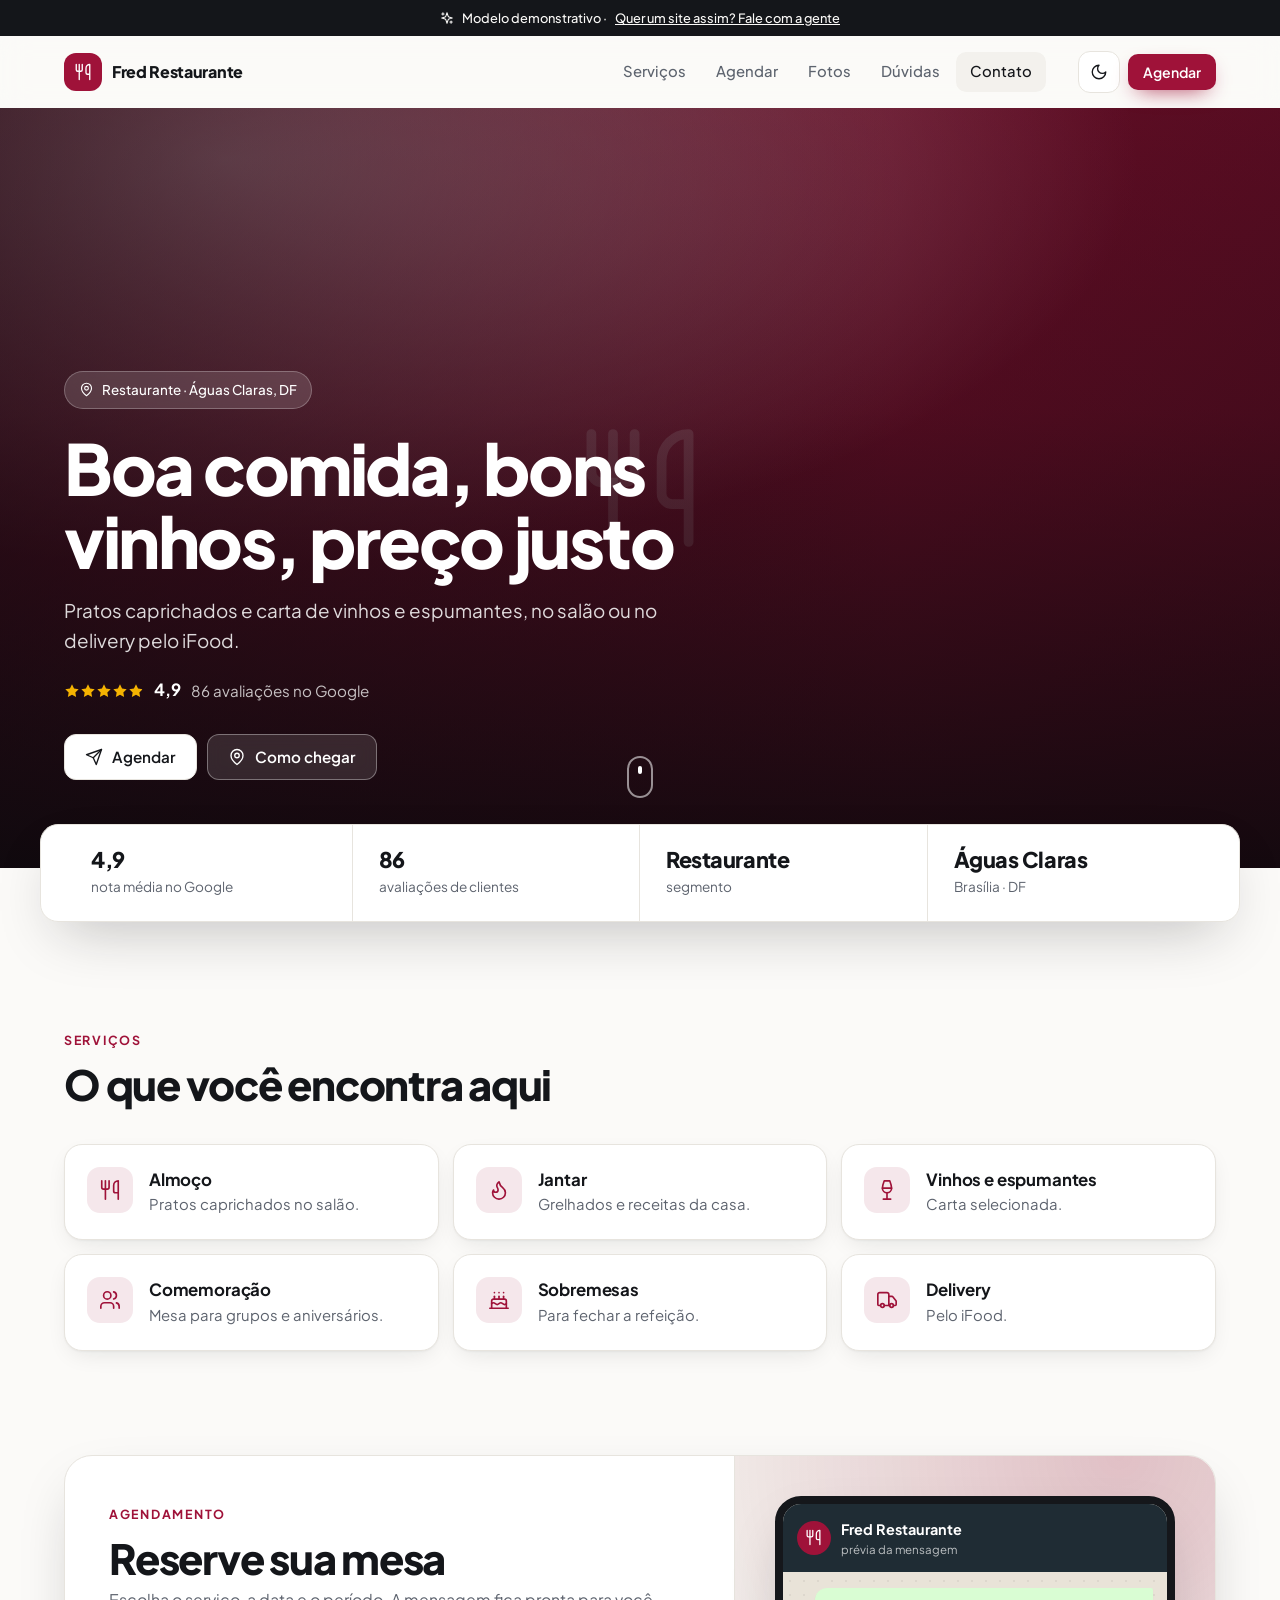
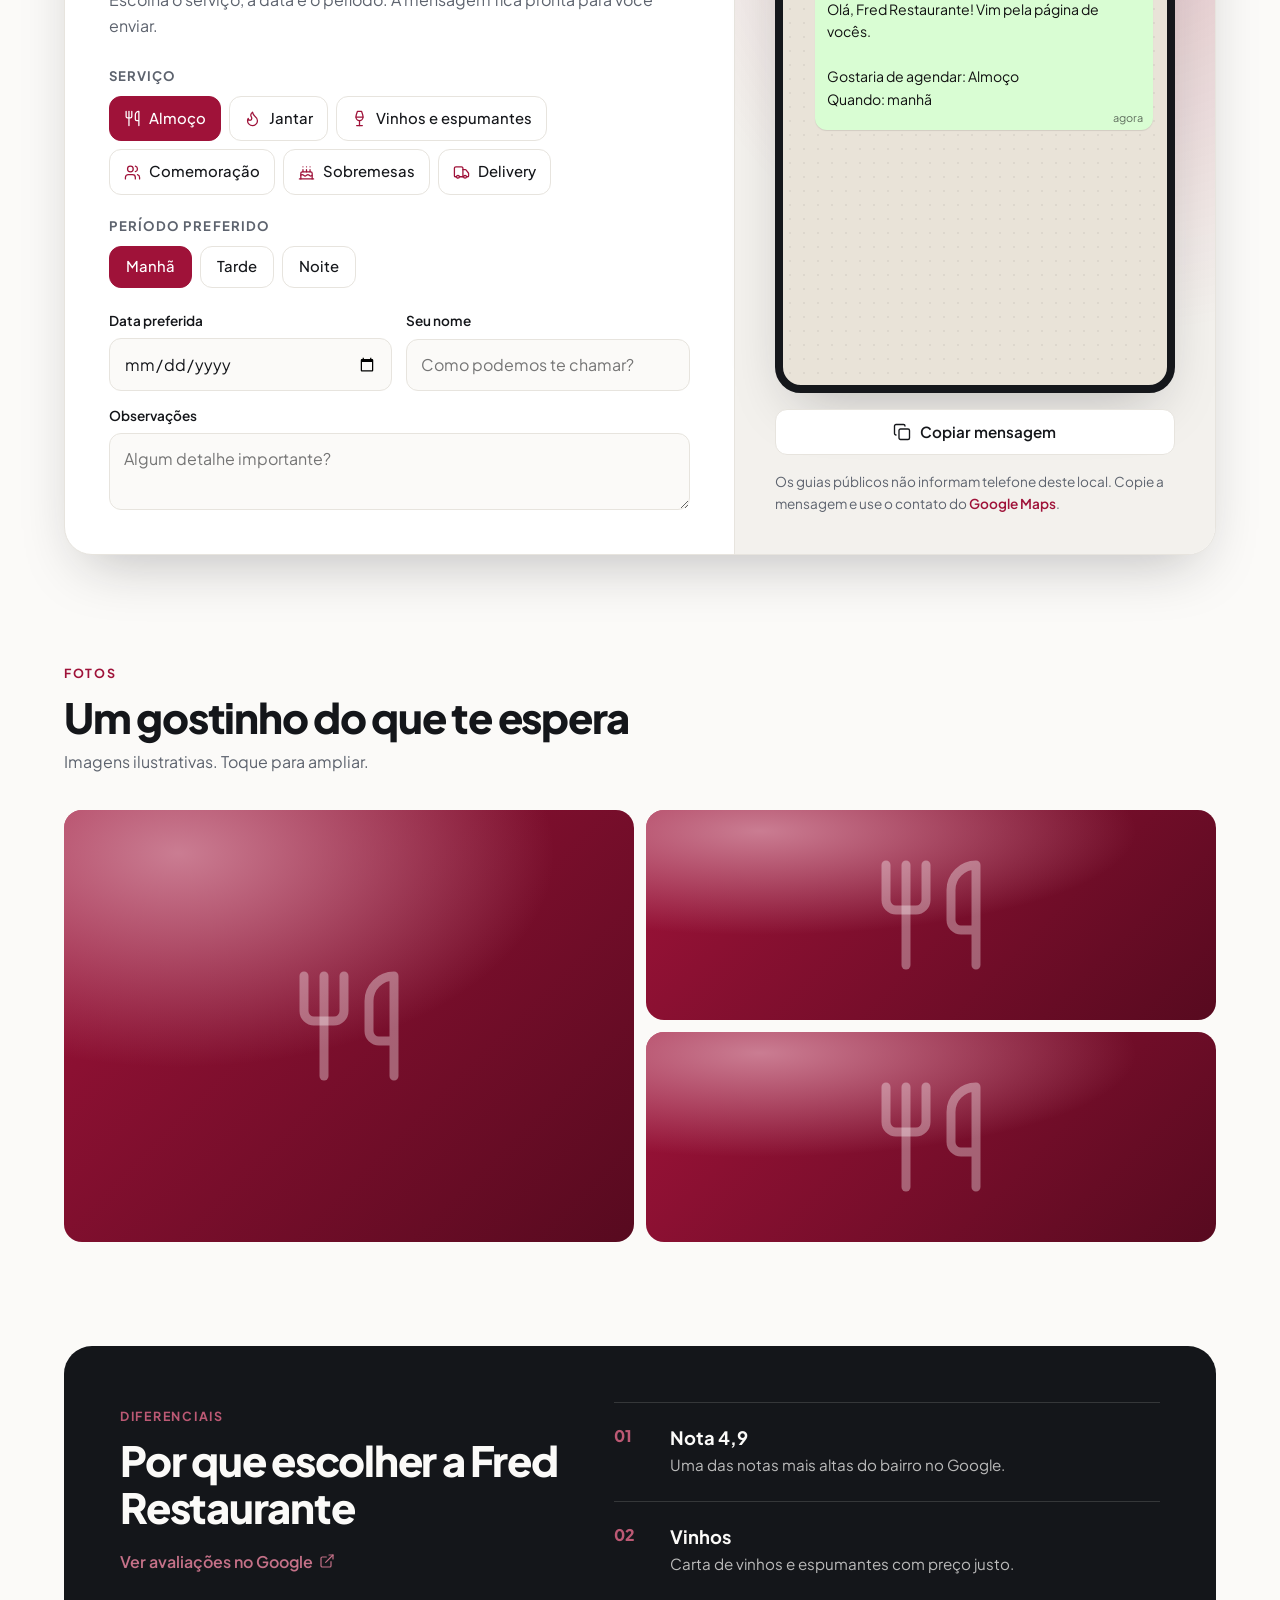
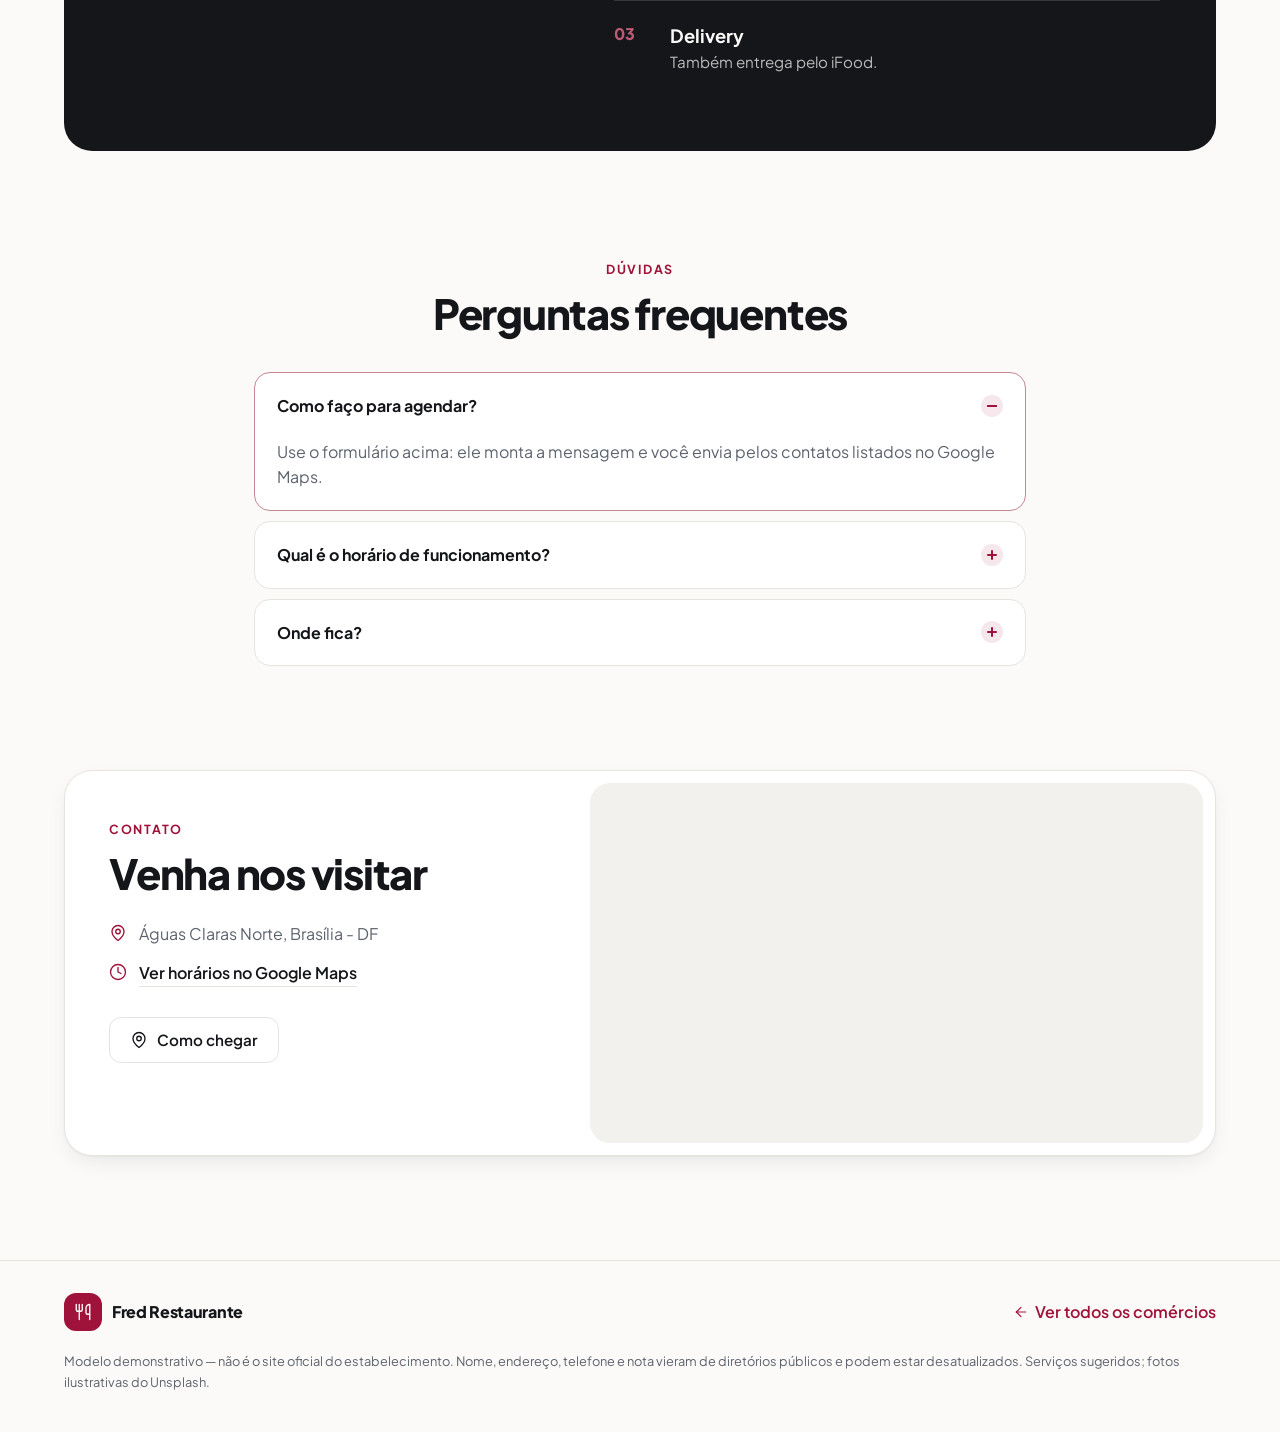
<file: landing-pages/fred-restaurante/index.html>
<!DOCTYPE html>
<html lang="pt-BR">
<head>
<meta charset="UTF-8">
<meta name="viewport" content="width=device-width, initial-scale=1.0">
<title>Fred Restaurante · Restaurante em Águas Claras</title>
<meta name="description" content="Pratos caprichados e carta de vinhos e espumantes, no salão ou no delivery pelo iFood.">
<script>try{var t=localStorage.getItem('ac-theme');if(t)document.documentElement.dataset.theme=t}catch(e){}</script>
<link rel="preconnect" href="https://fonts.googleapis.com"><link rel="preconnect" href="https://fonts.gstatic.com" crossorigin><link href="https://fonts.googleapis.com/css2?family=Plus+Jakarta+Sans:wght@400;500;600;700;800&display=swap" rel="stylesheet">
<link rel="stylesheet" href="../assets/style.css">
<style>:root{--a:#9f1239;--ink:#fff}</style>
</head>
<body>
<div class="progress" aria-hidden="true"></div>
<div class="notice"><svg class="i" viewBox="0 0 24 24" fill="none" stroke="currentColor" stroke-width="1.8" stroke-linecap="round" stroke-linejoin="round" aria-hidden="true"><path d="m12 3-1.9 5.8a2 2 0 0 1-1.3 1.3L3 12l5.8 1.9a2 2 0 0 1 1.3 1.3L12 21l1.9-5.8a2 2 0 0 1 1.3-1.3L21 12l-5.8-1.9a2 2 0 0 1-1.3-1.3Z"/><path d="M5 3v4"/><path d="M3 5h4"/><path d="M19 17v4"/><path d="M17 19h4"/></svg>Modelo demonstrativo · <a href="../index.html#quero" style="text-decoration:underline">Quer um site assim? Fale com a gente</a></div>
<header class="header">
  <div class="wrap header-in">
    <a class="brand" href="#inicio"><span class="brand-mark"><svg class="i" viewBox="0 0 24 24" fill="none" stroke="currentColor" stroke-width="1.8" stroke-linecap="round" stroke-linejoin="round" aria-hidden="true"><path d="M3 2v7c0 1.1.9 2 2 2h4a2 2 0 0 0 2-2V2"/><path d="M7 2v20"/><path d="M21 15V2a5 5 0 0 0-5 5v6c0 1.1.9 2 2 2h3Zm0 0v7"/></svg></span><span class="brand-name">Fred Restaurante</span></a>
    <nav class="menu" id="menu">
      <a href="#servicos">Serviços</a><a href="#pedido">Agendar</a><a href="#galeria">Fotos</a><a href="#duvidas">Dúvidas</a><a href="#contato">Contato</a>
    </nav>
    <div class="header-act"><button class="icon-btn theme" type="button" aria-label="Alternar tema claro/escuro"><svg class="i i-moon" viewBox="0 0 24 24" fill="none" stroke="currentColor" stroke-width="1.8" stroke-linecap="round" stroke-linejoin="round" aria-hidden="true"><path d="M12 3a6 6 0 0 0 9 9 9 9 0 1 1-9-9Z"/></svg><svg class="i i-sun" viewBox="0 0 24 24" fill="none" stroke="currentColor" stroke-width="1.8" stroke-linecap="round" stroke-linejoin="round" aria-hidden="true"><circle cx="12" cy="12" r="4"/><path d="M12 2v2"/><path d="M12 20v2"/><path d="m4.93 4.93 1.41 1.41"/><path d="m17.66 17.66 1.41 1.41"/><path d="M2 12h2"/><path d="M20 12h2"/><path d="m6.34 17.66-1.41 1.41"/><path d="m19.07 4.93-1.41 1.41"/></svg></button>
      <a class="btn btn-a btn-sm hide-sm" href="#pedido">Agendar</a>
      <button class="icon-btn burger" type="button" aria-label="Abrir menu" aria-expanded="false" aria-controls="menu"><svg class="i i-open" viewBox="0 0 24 24" fill="none" stroke="currentColor" stroke-width="1.8" stroke-linecap="round" stroke-linejoin="round" aria-hidden="true"><path d="M4 6h16"/><path d="M4 12h16"/><path d="M4 18h16"/></svg><svg class="i i-close" viewBox="0 0 24 24" fill="none" stroke="currentColor" stroke-width="1.8" stroke-linecap="round" stroke-linejoin="round" aria-hidden="true"><path d="M18 6 6 18"/><path d="m6 6 12 12"/></svg></button>
    </div>
  </div>
</header>

<main>
<section id="inicio" class="hero">
  <div class="ph hero-bg"><svg class="ph-ico" viewBox="0 0 24 24" fill="none" stroke="currentColor" stroke-width="1.8" stroke-linecap="round" stroke-linejoin="round" aria-hidden="true"><path d="M3 2v7c0 1.1.9 2 2 2h4a2 2 0 0 0 2-2V2"/><path d="M7 2v20"/><path d="M21 15V2a5 5 0 0 0-5 5v6c0 1.1.9 2 2 2h3Zm0 0v7"/></svg><img src="https://images.unsplash.com/photo-1517248135467-4c7edcad34c4?auto=format&fit=crop&w=2000&q=80" alt="" loading="eager" onerror="this.remove()"></div>
  <div class="hero-shade"></div>
  <div class="wrap hero-in">
    <span class="pill"><svg class="i" viewBox="0 0 24 24" fill="none" stroke="currentColor" stroke-width="1.8" stroke-linecap="round" stroke-linejoin="round" aria-hidden="true"><path d="M20 10c0 6-8 12-8 12s-8-6-8-12a8 8 0 0 1 16 0Z"/><circle cx="12" cy="10" r="3"/></svg>Restaurante · Águas Claras, DF</span>
    <h1>Boa comida, bons vinhos, preço justo</h1>
    <p class="hero-sub">Pratos caprichados e carta de vinhos e espumantes, no salão ou no delivery pelo iFood.</p>
    <div class="hero-rating"><span class="stars" style="--v:98%" aria-label="4,9 de 5 estrelas"></span><b>4,9</b><span>86 avaliações no Google</span></div>
    <div class="ctas"><a class="btn btn-light" href="#pedido"><svg class="i" viewBox="0 0 24 24" fill="none" stroke="currentColor" stroke-width="1.8" stroke-linecap="round" stroke-linejoin="round" aria-hidden="true"><path d="m22 2-7 20-4-9-9-4Z"/><path d="M22 2 11 13"/></svg>Agendar</a><a class="btn btn-ghost" href="https://www.google.com/maps/search/?api=1&query=Fred%20Restaurante%20%C3%81guas%20Claras%20Norte%2C%20Bras%C3%ADlia%20-%20DF" target="_blank" rel="noopener"><svg class="i" viewBox="0 0 24 24" fill="none" stroke="currentColor" stroke-width="1.8" stroke-linecap="round" stroke-linejoin="round" aria-hidden="true"><path d="M20 10c0 6-8 12-8 12s-8-6-8-12a8 8 0 0 1 16 0Z"/><circle cx="12" cy="10" r="3"/></svg>Como chegar</a></div>
  </div>
  <a class="scroll-hint" href="#servicos" aria-label="Rolar para serviços"><span></span></a>
</section>

<section class="wrap trust reveal"><div class="trust-item"><strong data-count="4,9">4,9</strong><span>nota média no Google</span></div><div class="trust-item"><strong data-count="86">86</strong><span>avaliações de clientes</span></div><div class="trust-item"><strong>Restaurante</strong><span>segmento</span></div><div class="trust-item"><strong>Águas Claras</strong><span>Brasília · DF</span></div></section>

<section id="servicos" class="secao wrap">
  <div class="sec-head reveal"><span class="kicker">Serviços</span><h2>O que você encontra aqui</h2></div>
  <div class="svcs"><article class="svc reveal" style="--d:0ms"><span class="svc-ico"><svg class="i" viewBox="0 0 24 24" fill="none" stroke="currentColor" stroke-width="1.8" stroke-linecap="round" stroke-linejoin="round" aria-hidden="true"><path d="M3 2v7c0 1.1.9 2 2 2h4a2 2 0 0 0 2-2V2"/><path d="M7 2v20"/><path d="M21 15V2a5 5 0 0 0-5 5v6c0 1.1.9 2 2 2h3Zm0 0v7"/></svg></span><div><h3>Almoço</h3><p>Pratos caprichados no salão.</p></div></article><article class="svc reveal" style="--d:50ms"><span class="svc-ico"><svg class="i" viewBox="0 0 24 24" fill="none" stroke="currentColor" stroke-width="1.8" stroke-linecap="round" stroke-linejoin="round" aria-hidden="true"><path d="M8.5 14.5A2.5 2.5 0 0 0 11 12c0-1.38-.5-2-1-3-1.07-2.14-.22-4.05 2-6 .5 2.5 2 4.9 4 6.5 2 1.6 3 3.5 3 5.5a7 7 0 1 1-14 0c0-1.15.43-2.29 1-3a2.5 2.5 0 0 0 2.5 2.5z"/></svg></span><div><h3>Jantar</h3><p>Grelhados e receitas da casa.</p></div></article><article class="svc reveal" style="--d:100ms"><span class="svc-ico"><svg class="i" viewBox="0 0 24 24" fill="none" stroke="currentColor" stroke-width="1.8" stroke-linecap="round" stroke-linejoin="round" aria-hidden="true"><path d="M8 22h8"/><path d="M7 10h10"/><path d="M12 15v7"/><path d="M12 15a5 5 0 0 0 5-5c0-2-.5-4-2-8H9c-1.5 4-2 6-2 8a5 5 0 0 0 5 5Z"/></svg></span><div><h3>Vinhos e espumantes</h3><p>Carta selecionada.</p></div></article><article class="svc reveal" style="--d:150ms"><span class="svc-ico"><svg class="i" viewBox="0 0 24 24" fill="none" stroke="currentColor" stroke-width="1.8" stroke-linecap="round" stroke-linejoin="round" aria-hidden="true"><path d="M16 21v-2a4 4 0 0 0-4-4H6a4 4 0 0 0-4 4v2"/><circle cx="9" cy="7" r="4"/><path d="M22 21v-2a4 4 0 0 0-3-3.87"/><path d="M16 3.13a4 4 0 0 1 0 7.75"/></svg></span><div><h3>Comemoração</h3><p>Mesa para grupos e aniversários.</p></div></article><article class="svc reveal" style="--d:200ms"><span class="svc-ico"><svg class="i" viewBox="0 0 24 24" fill="none" stroke="currentColor" stroke-width="1.8" stroke-linecap="round" stroke-linejoin="round" aria-hidden="true"><path d="M20 21v-8a2 2 0 0 0-2-2H6a2 2 0 0 0-2 2v8"/><path d="M4 16s.5-1 2-1 2.5 2 4 2 2.5-2 4-2 2.5 2 4 2 2-1 2-1"/><path d="M2 21h20"/><path d="M7 8v3"/><path d="M12 8v3"/><path d="M17 8v3"/><path d="M7 4h.01"/><path d="M12 4h.01"/><path d="M17 4h.01"/></svg></span><div><h3>Sobremesas</h3><p>Para fechar a refeição.</p></div></article><article class="svc reveal" style="--d:250ms"><span class="svc-ico"><svg class="i" viewBox="0 0 24 24" fill="none" stroke="currentColor" stroke-width="1.8" stroke-linecap="round" stroke-linejoin="round" aria-hidden="true"><path d="M14 18V6a2 2 0 0 0-2-2H4a2 2 0 0 0-2 2v11a1 1 0 0 0 1 1h2"/><path d="M15 18H9"/><path d="M19 18h2a1 1 0 0 0 1-1v-3.65a1 1 0 0 0-.22-.624l-3.48-4.35A1 1 0 0 0 17.52 8H14"/><circle cx="17" cy="18" r="2"/><circle cx="7" cy="18" r="2"/></svg></span><div><h3>Delivery</h3><p>Pelo iFood.</p></div></article></div>
</section>

<section id="pedido" class="secao wrap">
  <div class="builder reveal" data-builder>
    <div class="builder-form">
      <span class="kicker">Agendamento</span>
      <h2>Reserve sua mesa</h2>
      <p class="muted">Escolha o serviço, a data e o período. A mensagem fica pronta para você enviar.</p>
      <p class="lbl">Serviço</p><div class="chips"><label class="chip-opt"><input type="radio" name="servico" value="Almoço" checked><span><svg class="i" viewBox="0 0 24 24" fill="none" stroke="currentColor" stroke-width="1.8" stroke-linecap="round" stroke-linejoin="round" aria-hidden="true"><path d="M3 2v7c0 1.1.9 2 2 2h4a2 2 0 0 0 2-2V2"/><path d="M7 2v20"/><path d="M21 15V2a5 5 0 0 0-5 5v6c0 1.1.9 2 2 2h3Zm0 0v7"/></svg>Almoço</span></label><label class="chip-opt"><input type="radio" name="servico" value="Jantar"><span><svg class="i" viewBox="0 0 24 24" fill="none" stroke="currentColor" stroke-width="1.8" stroke-linecap="round" stroke-linejoin="round" aria-hidden="true"><path d="M8.5 14.5A2.5 2.5 0 0 0 11 12c0-1.38-.5-2-1-3-1.07-2.14-.22-4.05 2-6 .5 2.5 2 4.9 4 6.5 2 1.6 3 3.5 3 5.5a7 7 0 1 1-14 0c0-1.15.43-2.29 1-3a2.5 2.5 0 0 0 2.5 2.5z"/></svg>Jantar</span></label><label class="chip-opt"><input type="radio" name="servico" value="Vinhos e espumantes"><span><svg class="i" viewBox="0 0 24 24" fill="none" stroke="currentColor" stroke-width="1.8" stroke-linecap="round" stroke-linejoin="round" aria-hidden="true"><path d="M8 22h8"/><path d="M7 10h10"/><path d="M12 15v7"/><path d="M12 15a5 5 0 0 0 5-5c0-2-.5-4-2-8H9c-1.5 4-2 6-2 8a5 5 0 0 0 5 5Z"/></svg>Vinhos e espumantes</span></label><label class="chip-opt"><input type="radio" name="servico" value="Comemoração"><span><svg class="i" viewBox="0 0 24 24" fill="none" stroke="currentColor" stroke-width="1.8" stroke-linecap="round" stroke-linejoin="round" aria-hidden="true"><path d="M16 21v-2a4 4 0 0 0-4-4H6a4 4 0 0 0-4 4v2"/><circle cx="9" cy="7" r="4"/><path d="M22 21v-2a4 4 0 0 0-3-3.87"/><path d="M16 3.13a4 4 0 0 1 0 7.75"/></svg>Comemoração</span></label><label class="chip-opt"><input type="radio" name="servico" value="Sobremesas"><span><svg class="i" viewBox="0 0 24 24" fill="none" stroke="currentColor" stroke-width="1.8" stroke-linecap="round" stroke-linejoin="round" aria-hidden="true"><path d="M20 21v-8a2 2 0 0 0-2-2H6a2 2 0 0 0-2 2v8"/><path d="M4 16s.5-1 2-1 2.5 2 4 2 2.5-2 4-2 2.5 2 4 2 2-1 2-1"/><path d="M2 21h20"/><path d="M7 8v3"/><path d="M12 8v3"/><path d="M17 8v3"/><path d="M7 4h.01"/><path d="M12 4h.01"/><path d="M17 4h.01"/></svg>Sobremesas</span></label><label class="chip-opt"><input type="radio" name="servico" value="Delivery"><span><svg class="i" viewBox="0 0 24 24" fill="none" stroke="currentColor" stroke-width="1.8" stroke-linecap="round" stroke-linejoin="round" aria-hidden="true"><path d="M14 18V6a2 2 0 0 0-2-2H4a2 2 0 0 0-2 2v11a1 1 0 0 0 1 1h2"/><path d="M15 18H9"/><path d="M19 18h2a1 1 0 0 0 1-1v-3.65a1 1 0 0 0-.22-.624l-3.48-4.35A1 1 0 0 0 17.52 8H14"/><circle cx="17" cy="18" r="2"/><circle cx="7" cy="18" r="2"/></svg>Delivery</span></label></div><p class="lbl">Período preferido</p><div class="chips"><label class="chip-opt sm"><input type="radio" name="periodo" value="Manhã" checked><span>Manhã</span></label><label class="chip-opt sm"><input type="radio" name="periodo" value="Tarde"><span>Tarde</span></label><label class="chip-opt sm"><input type="radio" name="periodo" value="Noite"><span>Noite</span></label></div>
      <div class="fields"><label class="field"><span>Data preferida</span><input type="date" name="data"></label>
        <label class="field"><span>Seu nome</span><input type="text" name="cliente" placeholder="Como podemos te chamar?" autocomplete="name"></label>
        <label class="field full"><span>Observações</span><textarea name="obs" rows="2" placeholder="Algum detalhe importante?"></textarea></label>
      </div>
    </div>
    <aside class="builder-preview">
      <div class="phone">
        <div class="phone-top"><span class="avatar"><svg class="i" viewBox="0 0 24 24" fill="none" stroke="currentColor" stroke-width="1.8" stroke-linecap="round" stroke-linejoin="round" aria-hidden="true"><path d="M3 2v7c0 1.1.9 2 2 2h4a2 2 0 0 0 2-2V2"/><path d="M7 2v20"/><path d="M21 15V2a5 5 0 0 0-5 5v6c0 1.1.9 2 2 2h3Zm0 0v7"/></svg></span><div><b>Fred Restaurante</b><small>prévia da mensagem</small></div></div>
        <div class="bubble"><pre data-preview></pre><span class="time">agora</span></div>
      </div>
      <div class="send"><button type="button" class="btn btn-light" data-send="copy"><svg class="i" viewBox="0 0 24 24" fill="none" stroke="currentColor" stroke-width="1.8" stroke-linecap="round" stroke-linejoin="round" aria-hidden="true"><rect width="14" height="14" x="8" y="8" rx="2"/><path d="M4 16c-1.1 0-2-.9-2-2V4c0-1.1.9-2 2-2h10c1.1 0 2 .9 2 2"/></svg>Copiar mensagem</button></div>
      <p class="hint">Os guias públicos não informam telefone deste local. Copie a mensagem e use o contato do <a href="https://www.google.com/maps/search/?api=1&query=Fred%20Restaurante%20%C3%81guas%20Claras%20Norte%2C%20Bras%C3%ADlia%20-%20DF" target="_blank" rel="noopener">Google Maps</a>.</p>
    </aside>
  </div>
  <script type="application/json" id="cfg">{"nome": "Fred Restaurante", "modo": "agenda", "zap": null}</script>
</section>

<section id="galeria" class="secao wrap">
  <div class="sec-head reveal"><span class="kicker">Fotos</span><h2>Um gostinho do que te espera</h2><p class="muted">Imagens ilustrativas. Toque para ampliar.</p></div>
  <div class="gallery n3 reveal"><button type="button" class="g-item g0" data-full="https://images.unsplash.com/photo-1517248135467-4c7edcad34c4?auto=format&fit=crop&w=1800&q=80" aria-label="Ampliar foto 1"><div class="ph"><svg class="ph-ico" viewBox="0 0 24 24" fill="none" stroke="currentColor" stroke-width="1.8" stroke-linecap="round" stroke-linejoin="round" aria-hidden="true"><path d="M3 2v7c0 1.1.9 2 2 2h4a2 2 0 0 0 2-2V2"/><path d="M7 2v20"/><path d="M21 15V2a5 5 0 0 0-5 5v6c0 1.1.9 2 2 2h3Zm0 0v7"/></svg><img src="https://images.unsplash.com/photo-1517248135467-4c7edcad34c4?auto=format&fit=crop&w=900&q=80" alt="" loading="lazy" onerror="this.remove()"></div><span class="g-zoom"><svg class="i" viewBox="0 0 24 24" fill="none" stroke="currentColor" stroke-width="1.8" stroke-linecap="round" stroke-linejoin="round" aria-hidden="true"><path d="M15 3h6v6"/><path d="M9 21H3v-6"/><path d="M21 3l-7 7"/><path d="M3 21l7-7"/></svg></span></button><button type="button" class="g-item g1" data-full="https://images.unsplash.com/photo-1414235077428-338989a2e8c0?auto=format&fit=crop&w=1800&q=80" aria-label="Ampliar foto 2"><div class="ph"><svg class="ph-ico" viewBox="0 0 24 24" fill="none" stroke="currentColor" stroke-width="1.8" stroke-linecap="round" stroke-linejoin="round" aria-hidden="true"><path d="M3 2v7c0 1.1.9 2 2 2h4a2 2 0 0 0 2-2V2"/><path d="M7 2v20"/><path d="M21 15V2a5 5 0 0 0-5 5v6c0 1.1.9 2 2 2h3Zm0 0v7"/></svg><img src="https://images.unsplash.com/photo-1414235077428-338989a2e8c0?auto=format&fit=crop&w=900&q=80" alt="" loading="lazy" onerror="this.remove()"></div><span class="g-zoom"><svg class="i" viewBox="0 0 24 24" fill="none" stroke="currentColor" stroke-width="1.8" stroke-linecap="round" stroke-linejoin="round" aria-hidden="true"><path d="M15 3h6v6"/><path d="M9 21H3v-6"/><path d="M21 3l-7 7"/><path d="M3 21l7-7"/></svg></span></button><button type="button" class="g-item g2" data-full="https://images.unsplash.com/photo-1510812431401-41d2bd2722f3?auto=format&fit=crop&w=1800&q=80" aria-label="Ampliar foto 3"><div class="ph"><svg class="ph-ico" viewBox="0 0 24 24" fill="none" stroke="currentColor" stroke-width="1.8" stroke-linecap="round" stroke-linejoin="round" aria-hidden="true"><path d="M3 2v7c0 1.1.9 2 2 2h4a2 2 0 0 0 2-2V2"/><path d="M7 2v20"/><path d="M21 15V2a5 5 0 0 0-5 5v6c0 1.1.9 2 2 2h3Zm0 0v7"/></svg><img src="https://images.unsplash.com/photo-1510812431401-41d2bd2722f3?auto=format&fit=crop&w=900&q=80" alt="" loading="lazy" onerror="this.remove()"></div><span class="g-zoom"><svg class="i" viewBox="0 0 24 24" fill="none" stroke="currentColor" stroke-width="1.8" stroke-linecap="round" stroke-linejoin="round" aria-hidden="true"><path d="M15 3h6v6"/><path d="M9 21H3v-6"/><path d="M21 3l-7 7"/><path d="M3 21l7-7"/></svg></span></button></div>
</section>

<section class="secao wrap">
  <div class="why">
    <div class="why-head reveal"><span class="kicker">Diferenciais</span><h2>Por que escolher a Fred Restaurante</h2>
      <a class="link" href="https://www.google.com/maps/search/?api=1&query=Fred%20Restaurante%20%C3%81guas%20Claras%20Norte%2C%20Bras%C3%ADlia%20-%20DF" target="_blank" rel="noopener">Ver avaliações no Google <svg class="i" viewBox="0 0 24 24" fill="none" stroke="currentColor" stroke-width="1.8" stroke-linecap="round" stroke-linejoin="round" aria-hidden="true"><path d="M15 3h6v6"/><path d="M10 14 21 3"/><path d="M18 13v6a2 2 0 0 1-2 2H5a2 2 0 0 1-2-2V8a2 2 0 0 1 2-2h6"/></svg></a></div>
    <ol class="why-list"><li class="reveal" style="--d:0ms"><span class="n">01</span><h3>Nota 4,9</h3><p>Uma das notas mais altas do bairro no Google.</p></li><li class="reveal" style="--d:80ms"><span class="n">02</span><h3>Vinhos</h3><p>Carta de vinhos e espumantes com preço justo.</p></li><li class="reveal" style="--d:160ms"><span class="n">03</span><h3>Delivery</h3><p>Também entrega pelo iFood.</p></li></ol>
  </div>
</section>

<section id="duvidas" class="secao wrap narrow">
  <div class="sec-head reveal center"><span class="kicker">Dúvidas</span><h2>Perguntas frequentes</h2></div>
  <div class="faqs"><details class="faq reveal" open><summary>Como faço para agendar?<span class="pm"></span></summary><p>Use o formulário acima: ele monta a mensagem e você envia pelos contatos listados no Google Maps.</p></details><details class="faq reveal"><summary>Qual é o horário de funcionamento?<span class="pm"></span></summary><p>Os horários podem mudar em feriados e datas especiais. Confira o horário atualizado no <a href="https://www.google.com/maps/search/?api=1&query=Fred%20Restaurante%20%C3%81guas%20Claras%20Norte%2C%20Bras%C3%ADlia%20-%20DF" target="_blank" rel="noopener">Google Maps</a>.</p></details><details class="faq reveal"><summary>Onde fica?<span class="pm"></span></summary><p>Águas Claras Norte, Brasília - DF. Toque em “Como chegar” para abrir a rota no seu celular.</p></details></div>
</section>

<section id="contato" class="secao wrap">
  <div class="contact reveal">
    <div class="contact-info">
      <span class="kicker">Contato</span><h2>Venha nos visitar</h2>
      <ul class="info"><li><svg class="i" viewBox="0 0 24 24" fill="none" stroke="currentColor" stroke-width="1.8" stroke-linecap="round" stroke-linejoin="round" aria-hidden="true"><path d="M20 10c0 6-8 12-8 12s-8-6-8-12a8 8 0 0 1 16 0Z"/><circle cx="12" cy="10" r="3"/></svg><span>Águas Claras Norte, Brasília - DF</span></li><li><svg class="i" viewBox="0 0 24 24" fill="none" stroke="currentColor" stroke-width="1.8" stroke-linecap="round" stroke-linejoin="round" aria-hidden="true"><circle cx="12" cy="12" r="10"/><polyline points="12 6 12 12 16 14"/></svg><a href="https://www.google.com/maps/search/?api=1&query=Fred%20Restaurante%20%C3%81guas%20Claras%20Norte%2C%20Bras%C3%ADlia%20-%20DF" target="_blank" rel="noopener">Ver horários no Google Maps</a></li></ul>
      <div class="ctas"><a class="btn btn-light" href="https://www.google.com/maps/search/?api=1&query=Fred%20Restaurante%20%C3%81guas%20Claras%20Norte%2C%20Bras%C3%ADlia%20-%20DF" target="_blank" rel="noopener"><svg class="i" viewBox="0 0 24 24" fill="none" stroke="currentColor" stroke-width="1.8" stroke-linecap="round" stroke-linejoin="round" aria-hidden="true"><path d="M20 10c0 6-8 12-8 12s-8-6-8-12a8 8 0 0 1 16 0Z"/><circle cx="12" cy="10" r="3"/></svg>Como chegar</a></div>
    </div>
    <div class="map"><iframe title="Mapa de Fred Restaurante" src="https://www.google.com/maps?q=Fred%20Restaurante%20%C3%81guas%20Claras%20Norte%2C%20Bras%C3%ADlia%20-%20DF&output=embed" loading="lazy" referrerpolicy="no-referrer-when-downgrade"></iframe></div>
  </div>
</section>
</main>

<footer class="footer">
  <div class="wrap footer-in">
    <a class="brand" href="#inicio"><span class="brand-mark"><svg class="i" viewBox="0 0 24 24" fill="none" stroke="currentColor" stroke-width="1.8" stroke-linecap="round" stroke-linejoin="round" aria-hidden="true"><path d="M3 2v7c0 1.1.9 2 2 2h4a2 2 0 0 0 2-2V2"/><path d="M7 2v20"/><path d="M21 15V2a5 5 0 0 0-5 5v6c0 1.1.9 2 2 2h3Zm0 0v7"/></svg></span><span class="brand-name">Fred Restaurante</span></a>
    <a class="link" href="../index.html"><svg class="i" viewBox="0 0 24 24" fill="none" stroke="currentColor" stroke-width="1.8" stroke-linecap="round" stroke-linejoin="round" aria-hidden="true"><path d="M19 12H5"/><path d="m12 19-7-7 7-7"/></svg>Ver todos os comércios</a>
  </div>
  <p class="wrap disc">Modelo demonstrativo — não é o site oficial do estabelecimento. Nome, endereço, telefone e nota vieram de diretórios públicos e podem estar desatualizados. Serviços sugeridos; fotos ilustrativas do Unsplash.</p>
</footer>


<nav class="mbar" aria-label="Ações rápidas"><a href="https://www.google.com/maps/search/?api=1&query=Fred%20Restaurante%20%C3%81guas%20Claras%20Norte%2C%20Bras%C3%ADlia%20-%20DF" target="_blank" rel="noopener"><svg class="i" viewBox="0 0 24 24" fill="none" stroke="currentColor" stroke-width="1.8" stroke-linecap="round" stroke-linejoin="round" aria-hidden="true"><path d="M20 10c0 6-8 12-8 12s-8-6-8-12a8 8 0 0 1 16 0Z"/><circle cx="12" cy="10" r="3"/></svg>Rota</a><a class="on" href="#pedido"><svg class="i" viewBox="0 0 24 24" fill="none" stroke="currentColor" stroke-width="1.8" stroke-linecap="round" stroke-linejoin="round" aria-hidden="true"><path d="m22 2-7 20-4-9-9-4Z"/><path d="M22 2 11 13"/></svg>Agendar</a></nav>
<div class="lightbox" hidden><button class="icon-btn lb-close" type="button" aria-label="Fechar"><svg class="i" viewBox="0 0 24 24" fill="none" stroke="currentColor" stroke-width="1.8" stroke-linecap="round" stroke-linejoin="round" aria-hidden="true"><path d="M18 6 6 18"/><path d="m6 6 12 12"/></svg></button><button class="icon-btn lb-prev" type="button" aria-label="Foto anterior"><svg class="i" viewBox="0 0 24 24" fill="none" stroke="currentColor" stroke-width="1.8" stroke-linecap="round" stroke-linejoin="round" aria-hidden="true"><path d="m15 18-6-6 6-6"/></svg></button><img alt=""><button class="icon-btn lb-next" type="button" aria-label="Próxima foto"><svg class="i" viewBox="0 0 24 24" fill="none" stroke="currentColor" stroke-width="1.8" stroke-linecap="round" stroke-linejoin="round" aria-hidden="true"><path d="m9 18 6-6-6-6"/></svg></button></div>
<div class="toast" role="status" aria-live="polite"></div>
<script src="../assets/app.js"></script>
</body>
</html>
</file>
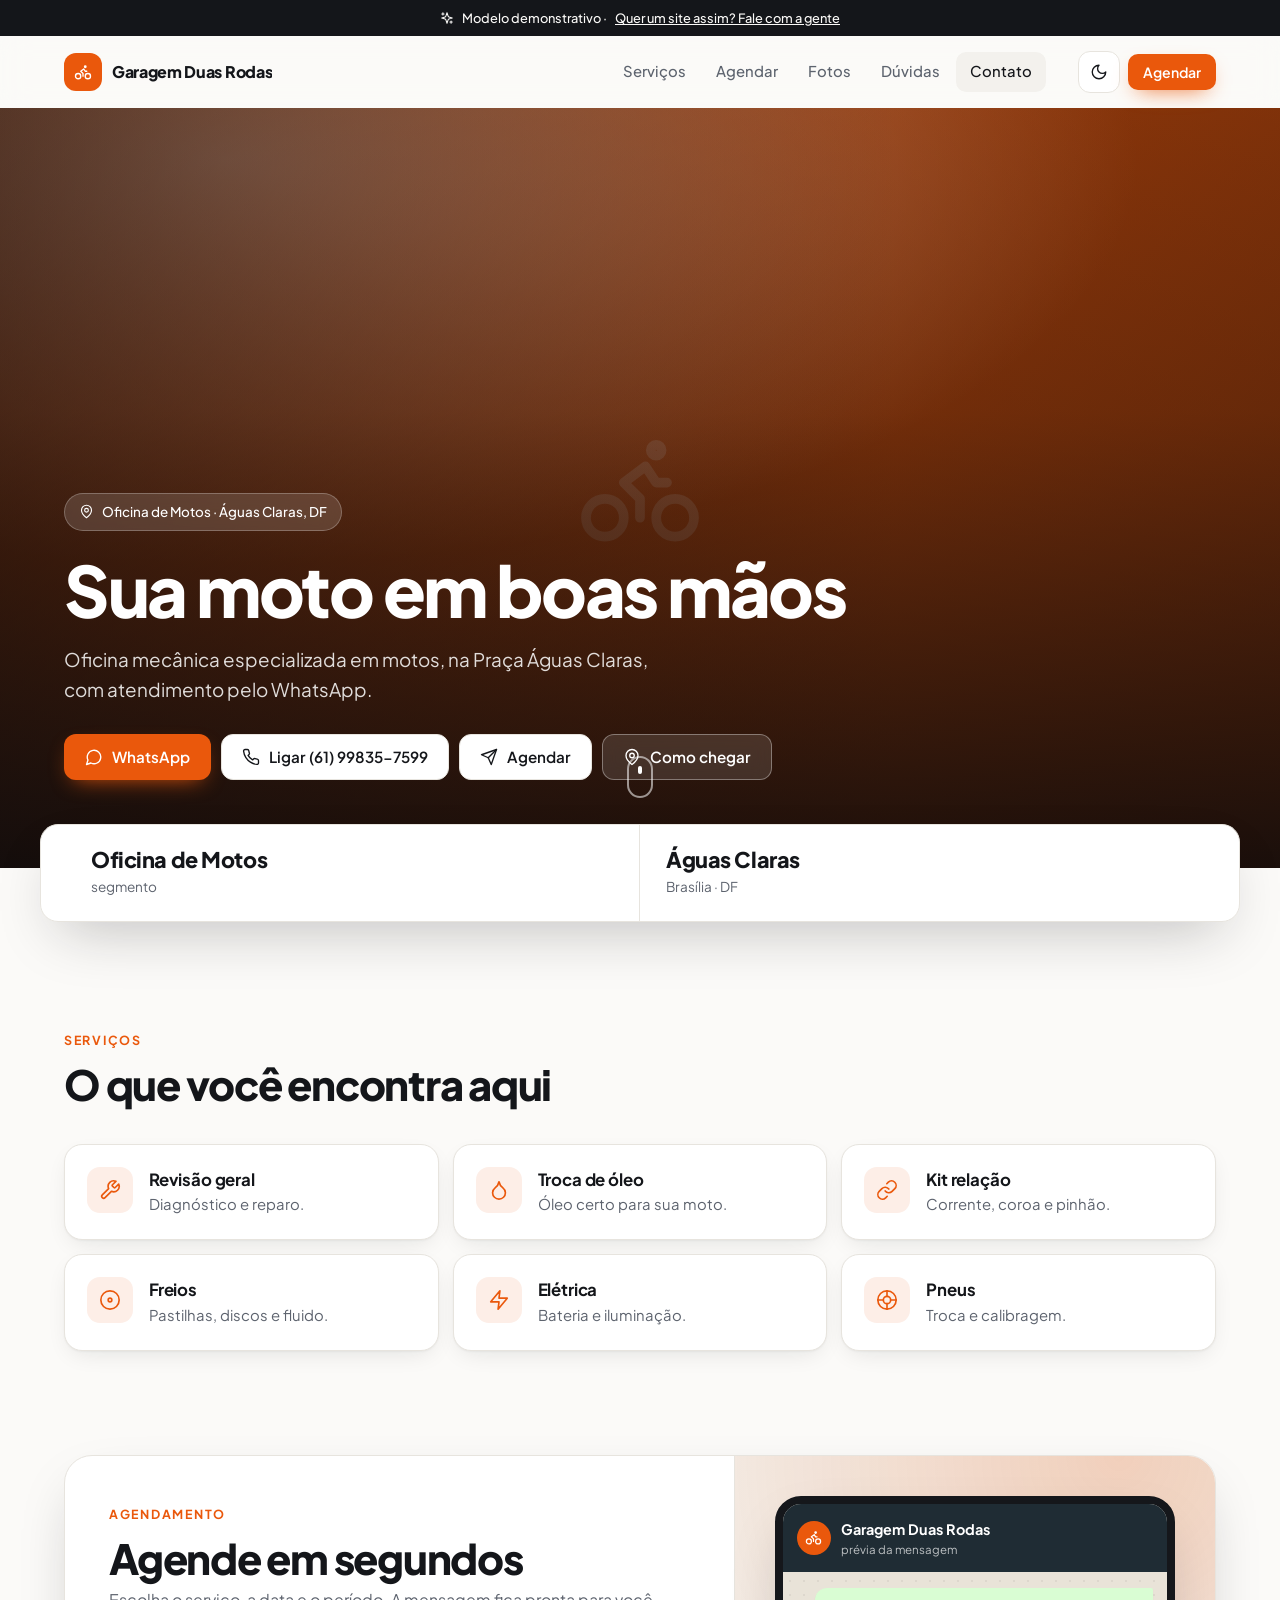
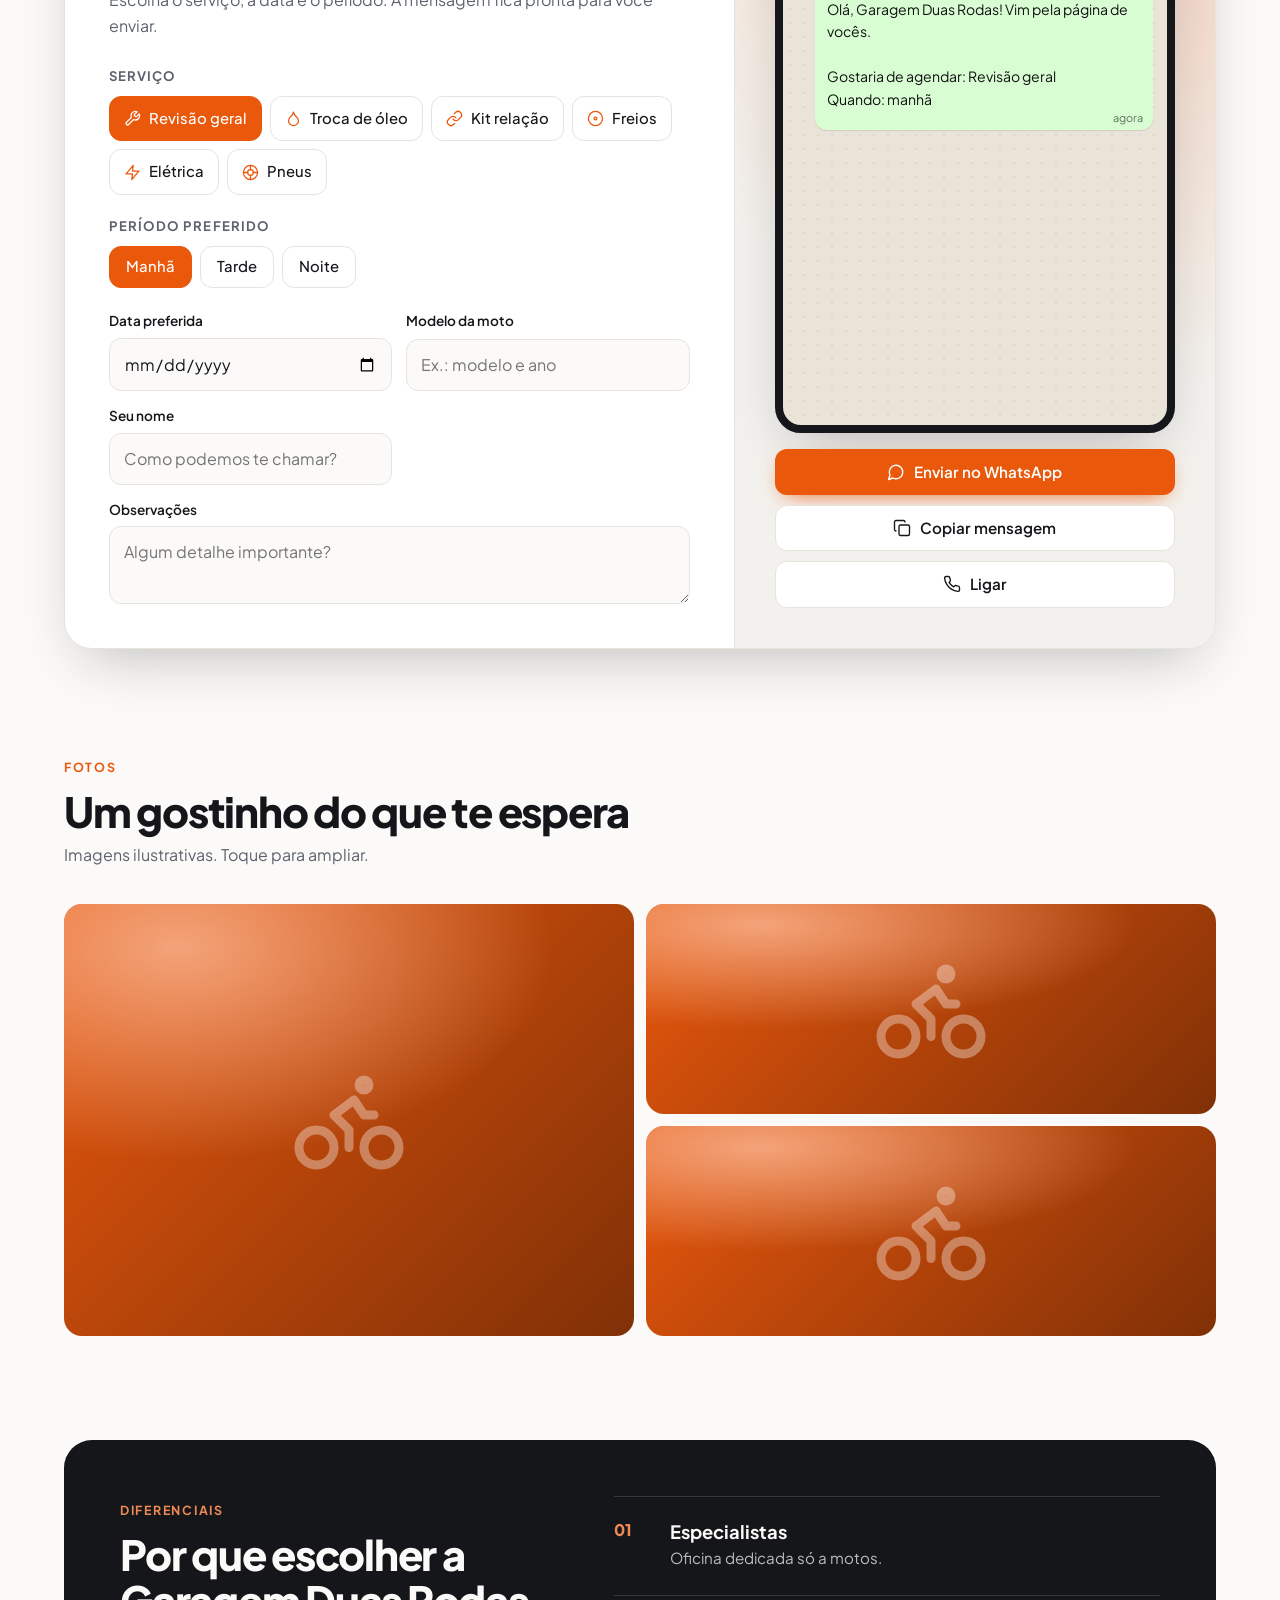
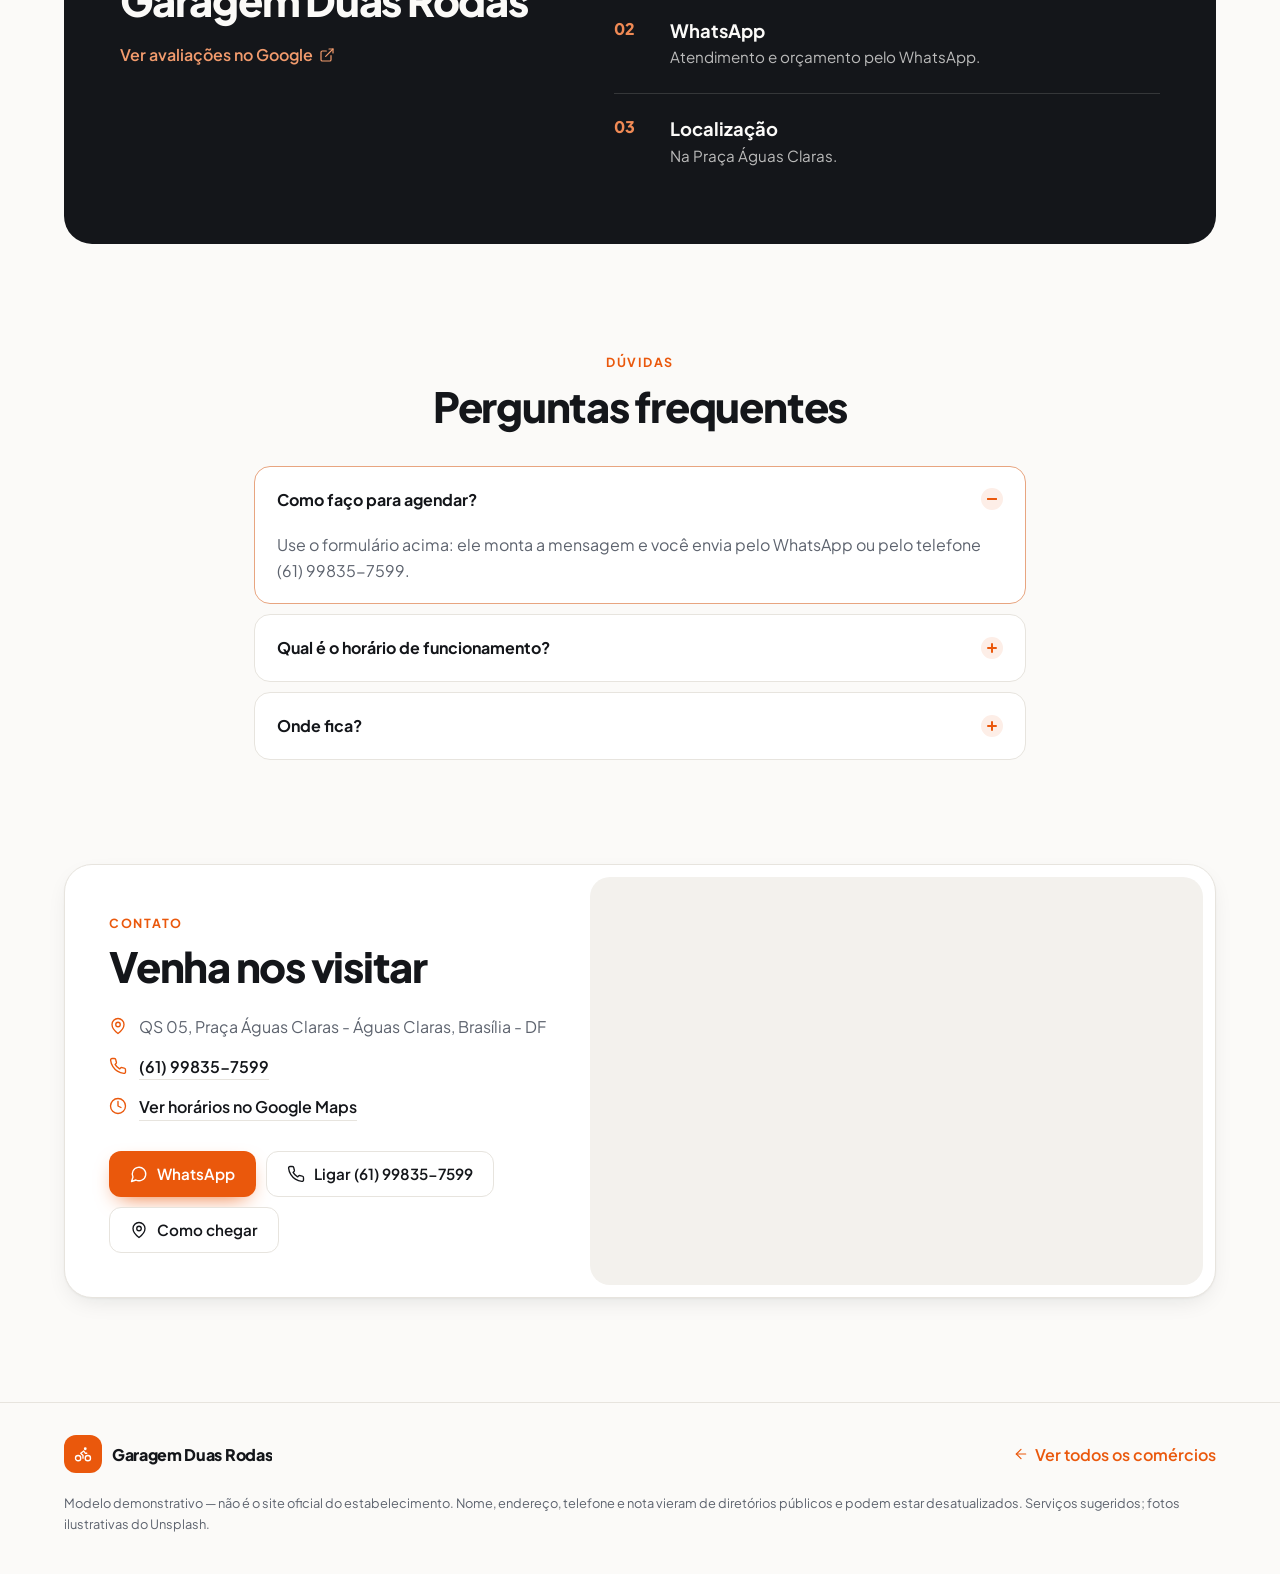
<file: landing-pages/garagem-duas-rodas/index.html>
<!DOCTYPE html>
<html lang="pt-BR">
<head>
<meta charset="UTF-8">
<meta name="viewport" content="width=device-width, initial-scale=1.0">
<title>Garagem Duas Rodas · Oficina de Motos em Águas Claras</title>
<meta name="description" content="Oficina mecânica especializada em motos, na Praça Águas Claras, com atendimento pelo WhatsApp.">
<script>try{var t=localStorage.getItem('ac-theme');if(t)document.documentElement.dataset.theme=t}catch(e){}</script>
<link rel="preconnect" href="https://fonts.googleapis.com"><link rel="preconnect" href="https://fonts.gstatic.com" crossorigin><link href="https://fonts.googleapis.com/css2?family=Plus+Jakarta+Sans:wght@400;500;600;700;800&display=swap" rel="stylesheet">
<link rel="stylesheet" href="../assets/style.css">
<style>:root{--a:#ea580c;--ink:#fff}</style>
</head>
<body>
<div class="progress" aria-hidden="true"></div>
<div class="notice"><svg class="i" viewBox="0 0 24 24" fill="none" stroke="currentColor" stroke-width="1.8" stroke-linecap="round" stroke-linejoin="round" aria-hidden="true"><path d="m12 3-1.9 5.8a2 2 0 0 1-1.3 1.3L3 12l5.8 1.9a2 2 0 0 1 1.3 1.3L12 21l1.9-5.8a2 2 0 0 1 1.3-1.3L21 12l-5.8-1.9a2 2 0 0 1-1.3-1.3Z"/><path d="M5 3v4"/><path d="M3 5h4"/><path d="M19 17v4"/><path d="M17 19h4"/></svg>Modelo demonstrativo · <a href="../index.html#quero" style="text-decoration:underline">Quer um site assim? Fale com a gente</a></div>
<header class="header">
  <div class="wrap header-in">
    <a class="brand" href="#inicio"><span class="brand-mark"><svg class="i" viewBox="0 0 24 24" fill="none" stroke="currentColor" stroke-width="1.8" stroke-linecap="round" stroke-linejoin="round" aria-hidden="true"><circle cx="18.5" cy="17.5" r="3.5"/><circle cx="5.5" cy="17.5" r="3.5"/><circle cx="15" cy="5" r="1"/><path d="M12 17.5V14l-3-3 4-3 2 3h2"/></svg></span><span class="brand-name">Garagem Duas Rodas</span></a>
    <nav class="menu" id="menu">
      <a href="#servicos">Serviços</a><a href="#pedido">Agendar</a><a href="#galeria">Fotos</a><a href="#duvidas">Dúvidas</a><a href="#contato">Contato</a>
    </nav>
    <div class="header-act"><button class="icon-btn theme" type="button" aria-label="Alternar tema claro/escuro"><svg class="i i-moon" viewBox="0 0 24 24" fill="none" stroke="currentColor" stroke-width="1.8" stroke-linecap="round" stroke-linejoin="round" aria-hidden="true"><path d="M12 3a6 6 0 0 0 9 9 9 9 0 1 1-9-9Z"/></svg><svg class="i i-sun" viewBox="0 0 24 24" fill="none" stroke="currentColor" stroke-width="1.8" stroke-linecap="round" stroke-linejoin="round" aria-hidden="true"><circle cx="12" cy="12" r="4"/><path d="M12 2v2"/><path d="M12 20v2"/><path d="m4.93 4.93 1.41 1.41"/><path d="m17.66 17.66 1.41 1.41"/><path d="M2 12h2"/><path d="M20 12h2"/><path d="m6.34 17.66-1.41 1.41"/><path d="m19.07 4.93-1.41 1.41"/></svg></button>
      <a class="btn btn-a btn-sm hide-sm" href="#pedido">Agendar</a>
      <button class="icon-btn burger" type="button" aria-label="Abrir menu" aria-expanded="false" aria-controls="menu"><svg class="i i-open" viewBox="0 0 24 24" fill="none" stroke="currentColor" stroke-width="1.8" stroke-linecap="round" stroke-linejoin="round" aria-hidden="true"><path d="M4 6h16"/><path d="M4 12h16"/><path d="M4 18h16"/></svg><svg class="i i-close" viewBox="0 0 24 24" fill="none" stroke="currentColor" stroke-width="1.8" stroke-linecap="round" stroke-linejoin="round" aria-hidden="true"><path d="M18 6 6 18"/><path d="m6 6 12 12"/></svg></button>
    </div>
  </div>
</header>

<main>
<section id="inicio" class="hero">
  <div class="ph hero-bg"><svg class="ph-ico" viewBox="0 0 24 24" fill="none" stroke="currentColor" stroke-width="1.8" stroke-linecap="round" stroke-linejoin="round" aria-hidden="true"><circle cx="18.5" cy="17.5" r="3.5"/><circle cx="5.5" cy="17.5" r="3.5"/><circle cx="15" cy="5" r="1"/><path d="M12 17.5V14l-3-3 4-3 2 3h2"/></svg><img src="https://images.unsplash.com/photo-1558981806-ec527fa84c39?auto=format&fit=crop&w=2000&q=80" alt="" loading="eager" onerror="this.remove()"></div>
  <div class="hero-shade"></div>
  <div class="wrap hero-in">
    <span class="pill"><svg class="i" viewBox="0 0 24 24" fill="none" stroke="currentColor" stroke-width="1.8" stroke-linecap="round" stroke-linejoin="round" aria-hidden="true"><path d="M20 10c0 6-8 12-8 12s-8-6-8-12a8 8 0 0 1 16 0Z"/><circle cx="12" cy="10" r="3"/></svg>Oficina de Motos · Águas Claras, DF</span>
    <h1>Sua moto em boas mãos</h1>
    <p class="hero-sub">Oficina mecânica especializada em motos, na Praça Águas Claras, com atendimento pelo WhatsApp.</p>
    
    <div class="ctas"><a class="btn btn-a" href="https://wa.me/5561998357599" target="_blank" rel="noopener"><svg class="i" viewBox="0 0 24 24" fill="none" stroke="currentColor" stroke-width="1.8" stroke-linecap="round" stroke-linejoin="round" aria-hidden="true"><path d="M7.9 20A9 9 0 1 0 4 16.1L2 22Z"/></svg>WhatsApp</a><a class="btn btn-light" href="tel:+5561998357599"><svg class="i" viewBox="0 0 24 24" fill="none" stroke="currentColor" stroke-width="1.8" stroke-linecap="round" stroke-linejoin="round" aria-hidden="true"><path d="M22 16.92v3a2 2 0 0 1-2.18 2 19.79 19.79 0 0 1-8.63-3.07 19.5 19.5 0 0 1-6-6 19.79 19.79 0 0 1-3.07-8.67A2 2 0 0 1 4.11 2h3a2 2 0 0 1 2 1.72c.13.96.36 1.9.7 2.81a2 2 0 0 1-.45 2.11L8.09 9.91a16 16 0 0 0 6 6l1.27-1.27a2 2 0 0 1 2.11-.45c.91.34 1.85.57 2.81.7A2 2 0 0 1 22 16.92z"/></svg>Ligar (61) 99835-7599</a><a class="btn btn-light" href="#pedido"><svg class="i" viewBox="0 0 24 24" fill="none" stroke="currentColor" stroke-width="1.8" stroke-linecap="round" stroke-linejoin="round" aria-hidden="true"><path d="m22 2-7 20-4-9-9-4Z"/><path d="M22 2 11 13"/></svg>Agendar</a><a class="btn btn-ghost" href="https://www.google.com/maps/search/?api=1&query=Garagem%20Duas%20Rodas%20QS%2005%2C%20Pra%C3%A7a%20%C3%81guas%20Claras%20-%20%C3%81guas%20Claras%2C%20Bras%C3%ADlia%20-%20DF" target="_blank" rel="noopener"><svg class="i" viewBox="0 0 24 24" fill="none" stroke="currentColor" stroke-width="1.8" stroke-linecap="round" stroke-linejoin="round" aria-hidden="true"><path d="M20 10c0 6-8 12-8 12s-8-6-8-12a8 8 0 0 1 16 0Z"/><circle cx="12" cy="10" r="3"/></svg>Como chegar</a></div>
  </div>
  <a class="scroll-hint" href="#servicos" aria-label="Rolar para serviços"><span></span></a>
</section>

<section class="wrap trust reveal"><div class="trust-item"><strong>Oficina de Motos</strong><span>segmento</span></div><div class="trust-item"><strong>Águas Claras</strong><span>Brasília · DF</span></div></section>

<section id="servicos" class="secao wrap">
  <div class="sec-head reveal"><span class="kicker">Serviços</span><h2>O que você encontra aqui</h2></div>
  <div class="svcs"><article class="svc reveal" style="--d:0ms"><span class="svc-ico"><svg class="i" viewBox="0 0 24 24" fill="none" stroke="currentColor" stroke-width="1.8" stroke-linecap="round" stroke-linejoin="round" aria-hidden="true"><path d="M14.7 6.3a1 1 0 0 0 0 1.4l1.6 1.6a1 1 0 0 0 1.4 0l3.77-3.77a6 6 0 0 1-7.94 7.94l-6.91 6.91a2.12 2.12 0 0 1-3-3l6.91-6.91a6 6 0 0 1 7.94-7.94l-3.76 3.76z"/></svg></span><div><h3>Revisão geral</h3><p>Diagnóstico e reparo.</p></div></article><article class="svc reveal" style="--d:50ms"><span class="svc-ico"><svg class="i" viewBox="0 0 24 24" fill="none" stroke="currentColor" stroke-width="1.8" stroke-linecap="round" stroke-linejoin="round" aria-hidden="true"><path d="M12 22a7 7 0 0 0 7-7c0-2-1-3.9-3-5.5s-3.5-4-4-6.5c-.5 2.5-2 4.9-4 6.5C6 11.1 5 13 5 15a7 7 0 0 0 7 7z"/></svg></span><div><h3>Troca de óleo</h3><p>Óleo certo para sua moto.</p></div></article><article class="svc reveal" style="--d:100ms"><span class="svc-ico"><svg class="i" viewBox="0 0 24 24" fill="none" stroke="currentColor" stroke-width="1.8" stroke-linecap="round" stroke-linejoin="round" aria-hidden="true"><path d="M10 13a5 5 0 0 0 7.54.54l3-3a5 5 0 0 0-7.07-7.07l-1.72 1.71"/><path d="M14 11a5 5 0 0 0-7.54-.54l-3 3a5 5 0 0 0 7.07 7.07l1.71-1.71"/></svg></span><div><h3>Kit relação</h3><p>Corrente, coroa e pinhão.</p></div></article><article class="svc reveal" style="--d:150ms"><span class="svc-ico"><svg class="i" viewBox="0 0 24 24" fill="none" stroke="currentColor" stroke-width="1.8" stroke-linecap="round" stroke-linejoin="round" aria-hidden="true"><circle cx="12" cy="12" r="10"/><circle cx="12" cy="12" r="2"/></svg></span><div><h3>Freios</h3><p>Pastilhas, discos e fluido.</p></div></article><article class="svc reveal" style="--d:200ms"><span class="svc-ico"><svg class="i" viewBox="0 0 24 24" fill="none" stroke="currentColor" stroke-width="1.8" stroke-linecap="round" stroke-linejoin="round" aria-hidden="true"><polygon points="13 2 3 14 12 14 11 22 21 10 12 10 13 2"/></svg></span><div><h3>Elétrica</h3><p>Bateria e iluminação.</p></div></article><article class="svc reveal" style="--d:250ms"><span class="svc-ico"><svg class="i" viewBox="0 0 24 24" fill="none" stroke="currentColor" stroke-width="1.8" stroke-linecap="round" stroke-linejoin="round" aria-hidden="true"><circle cx="12" cy="12" r="10"/><circle cx="12" cy="12" r="4"/><path d="M12 2v6"/><path d="M12 16v6"/><path d="M2 12h6"/><path d="M16 12h6"/></svg></span><div><h3>Pneus</h3><p>Troca e calibragem.</p></div></article></div>
</section>

<section id="pedido" class="secao wrap">
  <div class="builder reveal" data-builder>
    <div class="builder-form">
      <span class="kicker">Agendamento</span>
      <h2>Agende em segundos</h2>
      <p class="muted">Escolha o serviço, a data e o período. A mensagem fica pronta para você enviar.</p>
      <p class="lbl">Serviço</p><div class="chips"><label class="chip-opt"><input type="radio" name="servico" value="Revisão geral" checked><span><svg class="i" viewBox="0 0 24 24" fill="none" stroke="currentColor" stroke-width="1.8" stroke-linecap="round" stroke-linejoin="round" aria-hidden="true"><path d="M14.7 6.3a1 1 0 0 0 0 1.4l1.6 1.6a1 1 0 0 0 1.4 0l3.77-3.77a6 6 0 0 1-7.94 7.94l-6.91 6.91a2.12 2.12 0 0 1-3-3l6.91-6.91a6 6 0 0 1 7.94-7.94l-3.76 3.76z"/></svg>Revisão geral</span></label><label class="chip-opt"><input type="radio" name="servico" value="Troca de óleo"><span><svg class="i" viewBox="0 0 24 24" fill="none" stroke="currentColor" stroke-width="1.8" stroke-linecap="round" stroke-linejoin="round" aria-hidden="true"><path d="M12 22a7 7 0 0 0 7-7c0-2-1-3.9-3-5.5s-3.5-4-4-6.5c-.5 2.5-2 4.9-4 6.5C6 11.1 5 13 5 15a7 7 0 0 0 7 7z"/></svg>Troca de óleo</span></label><label class="chip-opt"><input type="radio" name="servico" value="Kit relação"><span><svg class="i" viewBox="0 0 24 24" fill="none" stroke="currentColor" stroke-width="1.8" stroke-linecap="round" stroke-linejoin="round" aria-hidden="true"><path d="M10 13a5 5 0 0 0 7.54.54l3-3a5 5 0 0 0-7.07-7.07l-1.72 1.71"/><path d="M14 11a5 5 0 0 0-7.54-.54l-3 3a5 5 0 0 0 7.07 7.07l1.71-1.71"/></svg>Kit relação</span></label><label class="chip-opt"><input type="radio" name="servico" value="Freios"><span><svg class="i" viewBox="0 0 24 24" fill="none" stroke="currentColor" stroke-width="1.8" stroke-linecap="round" stroke-linejoin="round" aria-hidden="true"><circle cx="12" cy="12" r="10"/><circle cx="12" cy="12" r="2"/></svg>Freios</span></label><label class="chip-opt"><input type="radio" name="servico" value="Elétrica"><span><svg class="i" viewBox="0 0 24 24" fill="none" stroke="currentColor" stroke-width="1.8" stroke-linecap="round" stroke-linejoin="round" aria-hidden="true"><polygon points="13 2 3 14 12 14 11 22 21 10 12 10 13 2"/></svg>Elétrica</span></label><label class="chip-opt"><input type="radio" name="servico" value="Pneus"><span><svg class="i" viewBox="0 0 24 24" fill="none" stroke="currentColor" stroke-width="1.8" stroke-linecap="round" stroke-linejoin="round" aria-hidden="true"><circle cx="12" cy="12" r="10"/><circle cx="12" cy="12" r="4"/><path d="M12 2v6"/><path d="M12 16v6"/><path d="M2 12h6"/><path d="M16 12h6"/></svg>Pneus</span></label></div><p class="lbl">Período preferido</p><div class="chips"><label class="chip-opt sm"><input type="radio" name="periodo" value="Manhã" checked><span>Manhã</span></label><label class="chip-opt sm"><input type="radio" name="periodo" value="Tarde"><span>Tarde</span></label><label class="chip-opt sm"><input type="radio" name="periodo" value="Noite"><span>Noite</span></label></div>
      <div class="fields"><label class="field"><span>Data preferida</span><input type="date" name="data"></label><label class="field"><span>Modelo da moto</span><input type="text" name="extra" data-label="Modelo da moto" placeholder="Ex.: modelo e ano"></label>
        <label class="field"><span>Seu nome</span><input type="text" name="cliente" placeholder="Como podemos te chamar?" autocomplete="name"></label>
        <label class="field full"><span>Observações</span><textarea name="obs" rows="2" placeholder="Algum detalhe importante?"></textarea></label>
      </div>
    </div>
    <aside class="builder-preview">
      <div class="phone">
        <div class="phone-top"><span class="avatar"><svg class="i" viewBox="0 0 24 24" fill="none" stroke="currentColor" stroke-width="1.8" stroke-linecap="round" stroke-linejoin="round" aria-hidden="true"><circle cx="18.5" cy="17.5" r="3.5"/><circle cx="5.5" cy="17.5" r="3.5"/><circle cx="15" cy="5" r="1"/><path d="M12 17.5V14l-3-3 4-3 2 3h2"/></svg></span><div><b>Garagem Duas Rodas</b><small>prévia da mensagem</small></div></div>
        <div class="bubble"><pre data-preview></pre><span class="time">agora</span></div>
      </div>
      <div class="send"><button type="button" class="btn btn-a" data-send="zap"><svg class="i" viewBox="0 0 24 24" fill="none" stroke="currentColor" stroke-width="1.8" stroke-linecap="round" stroke-linejoin="round" aria-hidden="true"><path d="M7.9 20A9 9 0 1 0 4 16.1L2 22Z"/></svg>Enviar no WhatsApp</button><button type="button" class="btn btn-light" data-send="copy"><svg class="i" viewBox="0 0 24 24" fill="none" stroke="currentColor" stroke-width="1.8" stroke-linecap="round" stroke-linejoin="round" aria-hidden="true"><rect width="14" height="14" x="8" y="8" rx="2"/><path d="M4 16c-1.1 0-2-.9-2-2V4c0-1.1.9-2 2-2h10c1.1 0 2 .9 2 2"/></svg>Copiar mensagem</button><a class="btn btn-light" href="tel:+5561998357599"><svg class="i" viewBox="0 0 24 24" fill="none" stroke="currentColor" stroke-width="1.8" stroke-linecap="round" stroke-linejoin="round" aria-hidden="true"><path d="M22 16.92v3a2 2 0 0 1-2.18 2 19.79 19.79 0 0 1-8.63-3.07 19.5 19.5 0 0 1-6-6 19.79 19.79 0 0 1-3.07-8.67A2 2 0 0 1 4.11 2h3a2 2 0 0 1 2 1.72c.13.96.36 1.9.7 2.81a2 2 0 0 1-.45 2.11L8.09 9.91a16 16 0 0 0 6 6l1.27-1.27a2 2 0 0 1 2.11-.45c.91.34 1.85.57 2.81.7A2 2 0 0 1 22 16.92z"/></svg>Ligar</a></div>
      
    </aside>
  </div>
  <script type="application/json" id="cfg">{"nome": "Garagem Duas Rodas", "modo": "agenda", "zap": "5561998357599"}</script>
</section>

<section id="galeria" class="secao wrap">
  <div class="sec-head reveal"><span class="kicker">Fotos</span><h2>Um gostinho do que te espera</h2><p class="muted">Imagens ilustrativas. Toque para ampliar.</p></div>
  <div class="gallery n3 reveal"><button type="button" class="g-item g0" data-full="https://images.unsplash.com/photo-1558981806-ec527fa84c39?auto=format&fit=crop&w=1800&q=80" aria-label="Ampliar foto 1"><div class="ph"><svg class="ph-ico" viewBox="0 0 24 24" fill="none" stroke="currentColor" stroke-width="1.8" stroke-linecap="round" stroke-linejoin="round" aria-hidden="true"><circle cx="18.5" cy="17.5" r="3.5"/><circle cx="5.5" cy="17.5" r="3.5"/><circle cx="15" cy="5" r="1"/><path d="M12 17.5V14l-3-3 4-3 2 3h2"/></svg><img src="https://images.unsplash.com/photo-1558981806-ec527fa84c39?auto=format&fit=crop&w=900&q=80" alt="" loading="lazy" onerror="this.remove()"></div><span class="g-zoom"><svg class="i" viewBox="0 0 24 24" fill="none" stroke="currentColor" stroke-width="1.8" stroke-linecap="round" stroke-linejoin="round" aria-hidden="true"><path d="M15 3h6v6"/><path d="M9 21H3v-6"/><path d="M21 3l-7 7"/><path d="M3 21l7-7"/></svg></span></button><button type="button" class="g-item g1" data-full="https://images.unsplash.com/photo-1449426468159-d96dbf08f19f?auto=format&fit=crop&w=1800&q=80" aria-label="Ampliar foto 2"><div class="ph"><svg class="ph-ico" viewBox="0 0 24 24" fill="none" stroke="currentColor" stroke-width="1.8" stroke-linecap="round" stroke-linejoin="round" aria-hidden="true"><circle cx="18.5" cy="17.5" r="3.5"/><circle cx="5.5" cy="17.5" r="3.5"/><circle cx="15" cy="5" r="1"/><path d="M12 17.5V14l-3-3 4-3 2 3h2"/></svg><img src="https://images.unsplash.com/photo-1449426468159-d96dbf08f19f?auto=format&fit=crop&w=900&q=80" alt="" loading="lazy" onerror="this.remove()"></div><span class="g-zoom"><svg class="i" viewBox="0 0 24 24" fill="none" stroke="currentColor" stroke-width="1.8" stroke-linecap="round" stroke-linejoin="round" aria-hidden="true"><path d="M15 3h6v6"/><path d="M9 21H3v-6"/><path d="M21 3l-7 7"/><path d="M3 21l7-7"/></svg></span></button><button type="button" class="g-item g2" data-full="https://images.unsplash.com/photo-1558980664-10e7170b5df9?auto=format&fit=crop&w=1800&q=80" aria-label="Ampliar foto 3"><div class="ph"><svg class="ph-ico" viewBox="0 0 24 24" fill="none" stroke="currentColor" stroke-width="1.8" stroke-linecap="round" stroke-linejoin="round" aria-hidden="true"><circle cx="18.5" cy="17.5" r="3.5"/><circle cx="5.5" cy="17.5" r="3.5"/><circle cx="15" cy="5" r="1"/><path d="M12 17.5V14l-3-3 4-3 2 3h2"/></svg><img src="https://images.unsplash.com/photo-1558980664-10e7170b5df9?auto=format&fit=crop&w=900&q=80" alt="" loading="lazy" onerror="this.remove()"></div><span class="g-zoom"><svg class="i" viewBox="0 0 24 24" fill="none" stroke="currentColor" stroke-width="1.8" stroke-linecap="round" stroke-linejoin="round" aria-hidden="true"><path d="M15 3h6v6"/><path d="M9 21H3v-6"/><path d="M21 3l-7 7"/><path d="M3 21l7-7"/></svg></span></button></div>
</section>

<section class="secao wrap">
  <div class="why">
    <div class="why-head reveal"><span class="kicker">Diferenciais</span><h2>Por que escolher a Garagem Duas Rodas</h2>
      <a class="link" href="https://www.google.com/maps/search/?api=1&query=Garagem%20Duas%20Rodas%20QS%2005%2C%20Pra%C3%A7a%20%C3%81guas%20Claras%20-%20%C3%81guas%20Claras%2C%20Bras%C3%ADlia%20-%20DF" target="_blank" rel="noopener">Ver avaliações no Google <svg class="i" viewBox="0 0 24 24" fill="none" stroke="currentColor" stroke-width="1.8" stroke-linecap="round" stroke-linejoin="round" aria-hidden="true"><path d="M15 3h6v6"/><path d="M10 14 21 3"/><path d="M18 13v6a2 2 0 0 1-2 2H5a2 2 0 0 1-2-2V8a2 2 0 0 1 2-2h6"/></svg></a></div>
    <ol class="why-list"><li class="reveal" style="--d:0ms"><span class="n">01</span><h3>Especialistas</h3><p>Oficina dedicada só a motos.</p></li><li class="reveal" style="--d:80ms"><span class="n">02</span><h3>WhatsApp</h3><p>Atendimento e orçamento pelo WhatsApp.</p></li><li class="reveal" style="--d:160ms"><span class="n">03</span><h3>Localização</h3><p>Na Praça Águas Claras.</p></li></ol>
  </div>
</section>

<section id="duvidas" class="secao wrap narrow">
  <div class="sec-head reveal center"><span class="kicker">Dúvidas</span><h2>Perguntas frequentes</h2></div>
  <div class="faqs"><details class="faq reveal" open><summary>Como faço para agendar?<span class="pm"></span></summary><p>Use o formulário acima: ele monta a mensagem e você envia pelo WhatsApp ou pelo telefone (61) 99835-7599.</p></details><details class="faq reveal"><summary>Qual é o horário de funcionamento?<span class="pm"></span></summary><p>Os horários podem mudar em feriados e datas especiais. Confira o horário atualizado no <a href="https://www.google.com/maps/search/?api=1&query=Garagem%20Duas%20Rodas%20QS%2005%2C%20Pra%C3%A7a%20%C3%81guas%20Claras%20-%20%C3%81guas%20Claras%2C%20Bras%C3%ADlia%20-%20DF" target="_blank" rel="noopener">Google Maps</a>.</p></details><details class="faq reveal"><summary>Onde fica?<span class="pm"></span></summary><p>QS 05, Praça Águas Claras - Águas Claras, Brasília - DF. Toque em “Como chegar” para abrir a rota no seu celular.</p></details></div>
</section>

<section id="contato" class="secao wrap">
  <div class="contact reveal">
    <div class="contact-info">
      <span class="kicker">Contato</span><h2>Venha nos visitar</h2>
      <ul class="info"><li><svg class="i" viewBox="0 0 24 24" fill="none" stroke="currentColor" stroke-width="1.8" stroke-linecap="round" stroke-linejoin="round" aria-hidden="true"><path d="M20 10c0 6-8 12-8 12s-8-6-8-12a8 8 0 0 1 16 0Z"/><circle cx="12" cy="10" r="3"/></svg><span>QS 05, Praça Águas Claras - Águas Claras, Brasília - DF</span></li><li><svg class="i" viewBox="0 0 24 24" fill="none" stroke="currentColor" stroke-width="1.8" stroke-linecap="round" stroke-linejoin="round" aria-hidden="true"><path d="M22 16.92v3a2 2 0 0 1-2.18 2 19.79 19.79 0 0 1-8.63-3.07 19.5 19.5 0 0 1-6-6 19.79 19.79 0 0 1-3.07-8.67A2 2 0 0 1 4.11 2h3a2 2 0 0 1 2 1.72c.13.96.36 1.9.7 2.81a2 2 0 0 1-.45 2.11L8.09 9.91a16 16 0 0 0 6 6l1.27-1.27a2 2 0 0 1 2.11-.45c.91.34 1.85.57 2.81.7A2 2 0 0 1 22 16.92z"/></svg><a href="tel:+5561998357599">(61) 99835-7599</a></li><li><svg class="i" viewBox="0 0 24 24" fill="none" stroke="currentColor" stroke-width="1.8" stroke-linecap="round" stroke-linejoin="round" aria-hidden="true"><circle cx="12" cy="12" r="10"/><polyline points="12 6 12 12 16 14"/></svg><a href="https://www.google.com/maps/search/?api=1&query=Garagem%20Duas%20Rodas%20QS%2005%2C%20Pra%C3%A7a%20%C3%81guas%20Claras%20-%20%C3%81guas%20Claras%2C%20Bras%C3%ADlia%20-%20DF" target="_blank" rel="noopener">Ver horários no Google Maps</a></li></ul>
      <div class="ctas"><a class="btn btn-a" href="https://wa.me/5561998357599" target="_blank" rel="noopener"><svg class="i" viewBox="0 0 24 24" fill="none" stroke="currentColor" stroke-width="1.8" stroke-linecap="round" stroke-linejoin="round" aria-hidden="true"><path d="M7.9 20A9 9 0 1 0 4 16.1L2 22Z"/></svg>WhatsApp</a><a class="btn btn-light" href="tel:+5561998357599"><svg class="i" viewBox="0 0 24 24" fill="none" stroke="currentColor" stroke-width="1.8" stroke-linecap="round" stroke-linejoin="round" aria-hidden="true"><path d="M22 16.92v3a2 2 0 0 1-2.18 2 19.79 19.79 0 0 1-8.63-3.07 19.5 19.5 0 0 1-6-6 19.79 19.79 0 0 1-3.07-8.67A2 2 0 0 1 4.11 2h3a2 2 0 0 1 2 1.72c.13.96.36 1.9.7 2.81a2 2 0 0 1-.45 2.11L8.09 9.91a16 16 0 0 0 6 6l1.27-1.27a2 2 0 0 1 2.11-.45c.91.34 1.85.57 2.81.7A2 2 0 0 1 22 16.92z"/></svg>Ligar (61) 99835-7599</a><a class="btn btn-light" href="https://www.google.com/maps/search/?api=1&query=Garagem%20Duas%20Rodas%20QS%2005%2C%20Pra%C3%A7a%20%C3%81guas%20Claras%20-%20%C3%81guas%20Claras%2C%20Bras%C3%ADlia%20-%20DF" target="_blank" rel="noopener"><svg class="i" viewBox="0 0 24 24" fill="none" stroke="currentColor" stroke-width="1.8" stroke-linecap="round" stroke-linejoin="round" aria-hidden="true"><path d="M20 10c0 6-8 12-8 12s-8-6-8-12a8 8 0 0 1 16 0Z"/><circle cx="12" cy="10" r="3"/></svg>Como chegar</a></div>
    </div>
    <div class="map"><iframe title="Mapa de Garagem Duas Rodas" src="https://www.google.com/maps?q=Garagem%20Duas%20Rodas%20QS%2005%2C%20Pra%C3%A7a%20%C3%81guas%20Claras%20-%20%C3%81guas%20Claras%2C%20Bras%C3%ADlia%20-%20DF&output=embed" loading="lazy" referrerpolicy="no-referrer-when-downgrade"></iframe></div>
  </div>
</section>
</main>

<footer class="footer">
  <div class="wrap footer-in">
    <a class="brand" href="#inicio"><span class="brand-mark"><svg class="i" viewBox="0 0 24 24" fill="none" stroke="currentColor" stroke-width="1.8" stroke-linecap="round" stroke-linejoin="round" aria-hidden="true"><circle cx="18.5" cy="17.5" r="3.5"/><circle cx="5.5" cy="17.5" r="3.5"/><circle cx="15" cy="5" r="1"/><path d="M12 17.5V14l-3-3 4-3 2 3h2"/></svg></span><span class="brand-name">Garagem Duas Rodas</span></a>
    <a class="link" href="../index.html"><svg class="i" viewBox="0 0 24 24" fill="none" stroke="currentColor" stroke-width="1.8" stroke-linecap="round" stroke-linejoin="round" aria-hidden="true"><path d="M19 12H5"/><path d="m12 19-7-7 7-7"/></svg>Ver todos os comércios</a>
  </div>
  <p class="wrap disc">Modelo demonstrativo — não é o site oficial do estabelecimento. Nome, endereço, telefone e nota vieram de diretórios públicos e podem estar desatualizados. Serviços sugeridos; fotos ilustrativas do Unsplash.</p>
</footer>

<a class="fab" href="https://wa.me/5561998357599" target="_blank" rel="noopener" aria-label="Chamar no WhatsApp"><svg class="i" viewBox="0 0 24 24" fill="none" stroke="currentColor" stroke-width="1.8" stroke-linecap="round" stroke-linejoin="round" aria-hidden="true"><path d="M7.9 20A9 9 0 1 0 4 16.1L2 22Z"/></svg></a>
<nav class="mbar" aria-label="Ações rápidas"><a href="https://www.google.com/maps/search/?api=1&query=Garagem%20Duas%20Rodas%20QS%2005%2C%20Pra%C3%A7a%20%C3%81guas%20Claras%20-%20%C3%81guas%20Claras%2C%20Bras%C3%ADlia%20-%20DF" target="_blank" rel="noopener"><svg class="i" viewBox="0 0 24 24" fill="none" stroke="currentColor" stroke-width="1.8" stroke-linecap="round" stroke-linejoin="round" aria-hidden="true"><path d="M20 10c0 6-8 12-8 12s-8-6-8-12a8 8 0 0 1 16 0Z"/><circle cx="12" cy="10" r="3"/></svg>Rota</a><a href="tel:+5561998357599"><svg class="i" viewBox="0 0 24 24" fill="none" stroke="currentColor" stroke-width="1.8" stroke-linecap="round" stroke-linejoin="round" aria-hidden="true"><path d="M22 16.92v3a2 2 0 0 1-2.18 2 19.79 19.79 0 0 1-8.63-3.07 19.5 19.5 0 0 1-6-6 19.79 19.79 0 0 1-3.07-8.67A2 2 0 0 1 4.11 2h3a2 2 0 0 1 2 1.72c.13.96.36 1.9.7 2.81a2 2 0 0 1-.45 2.11L8.09 9.91a16 16 0 0 0 6 6l1.27-1.27a2 2 0 0 1 2.11-.45c.91.34 1.85.57 2.81.7A2 2 0 0 1 22 16.92z"/></svg>Ligar</a><a class="on" href="#pedido"><svg class="i" viewBox="0 0 24 24" fill="none" stroke="currentColor" stroke-width="1.8" stroke-linecap="round" stroke-linejoin="round" aria-hidden="true"><path d="m22 2-7 20-4-9-9-4Z"/><path d="M22 2 11 13"/></svg>Agendar</a></nav>
<div class="lightbox" hidden><button class="icon-btn lb-close" type="button" aria-label="Fechar"><svg class="i" viewBox="0 0 24 24" fill="none" stroke="currentColor" stroke-width="1.8" stroke-linecap="round" stroke-linejoin="round" aria-hidden="true"><path d="M18 6 6 18"/><path d="m6 6 12 12"/></svg></button><button class="icon-btn lb-prev" type="button" aria-label="Foto anterior"><svg class="i" viewBox="0 0 24 24" fill="none" stroke="currentColor" stroke-width="1.8" stroke-linecap="round" stroke-linejoin="round" aria-hidden="true"><path d="m15 18-6-6 6-6"/></svg></button><img alt=""><button class="icon-btn lb-next" type="button" aria-label="Próxima foto"><svg class="i" viewBox="0 0 24 24" fill="none" stroke="currentColor" stroke-width="1.8" stroke-linecap="round" stroke-linejoin="round" aria-hidden="true"><path d="m9 18 6-6-6-6"/></svg></button></div>
<div class="toast" role="status" aria-live="polite"></div>
<script src="../assets/app.js"></script>
</body>
</html>
</file>
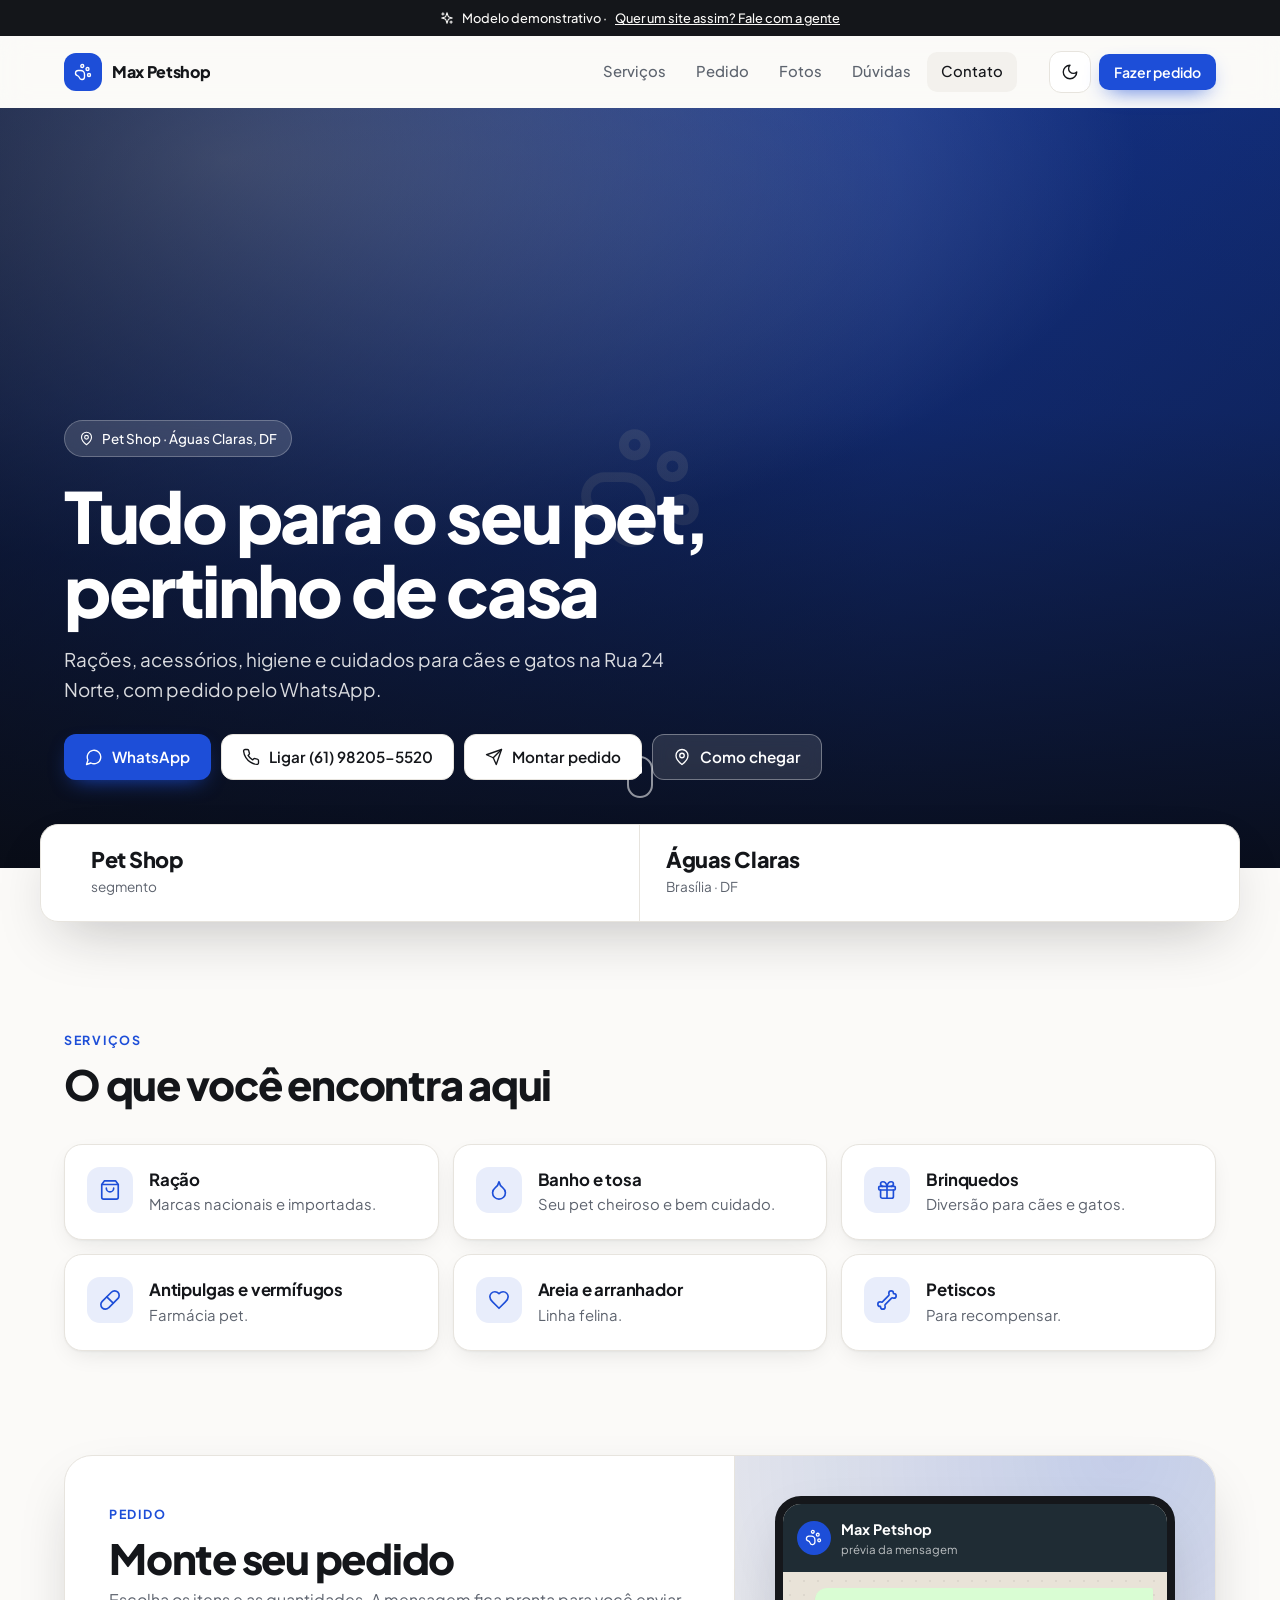
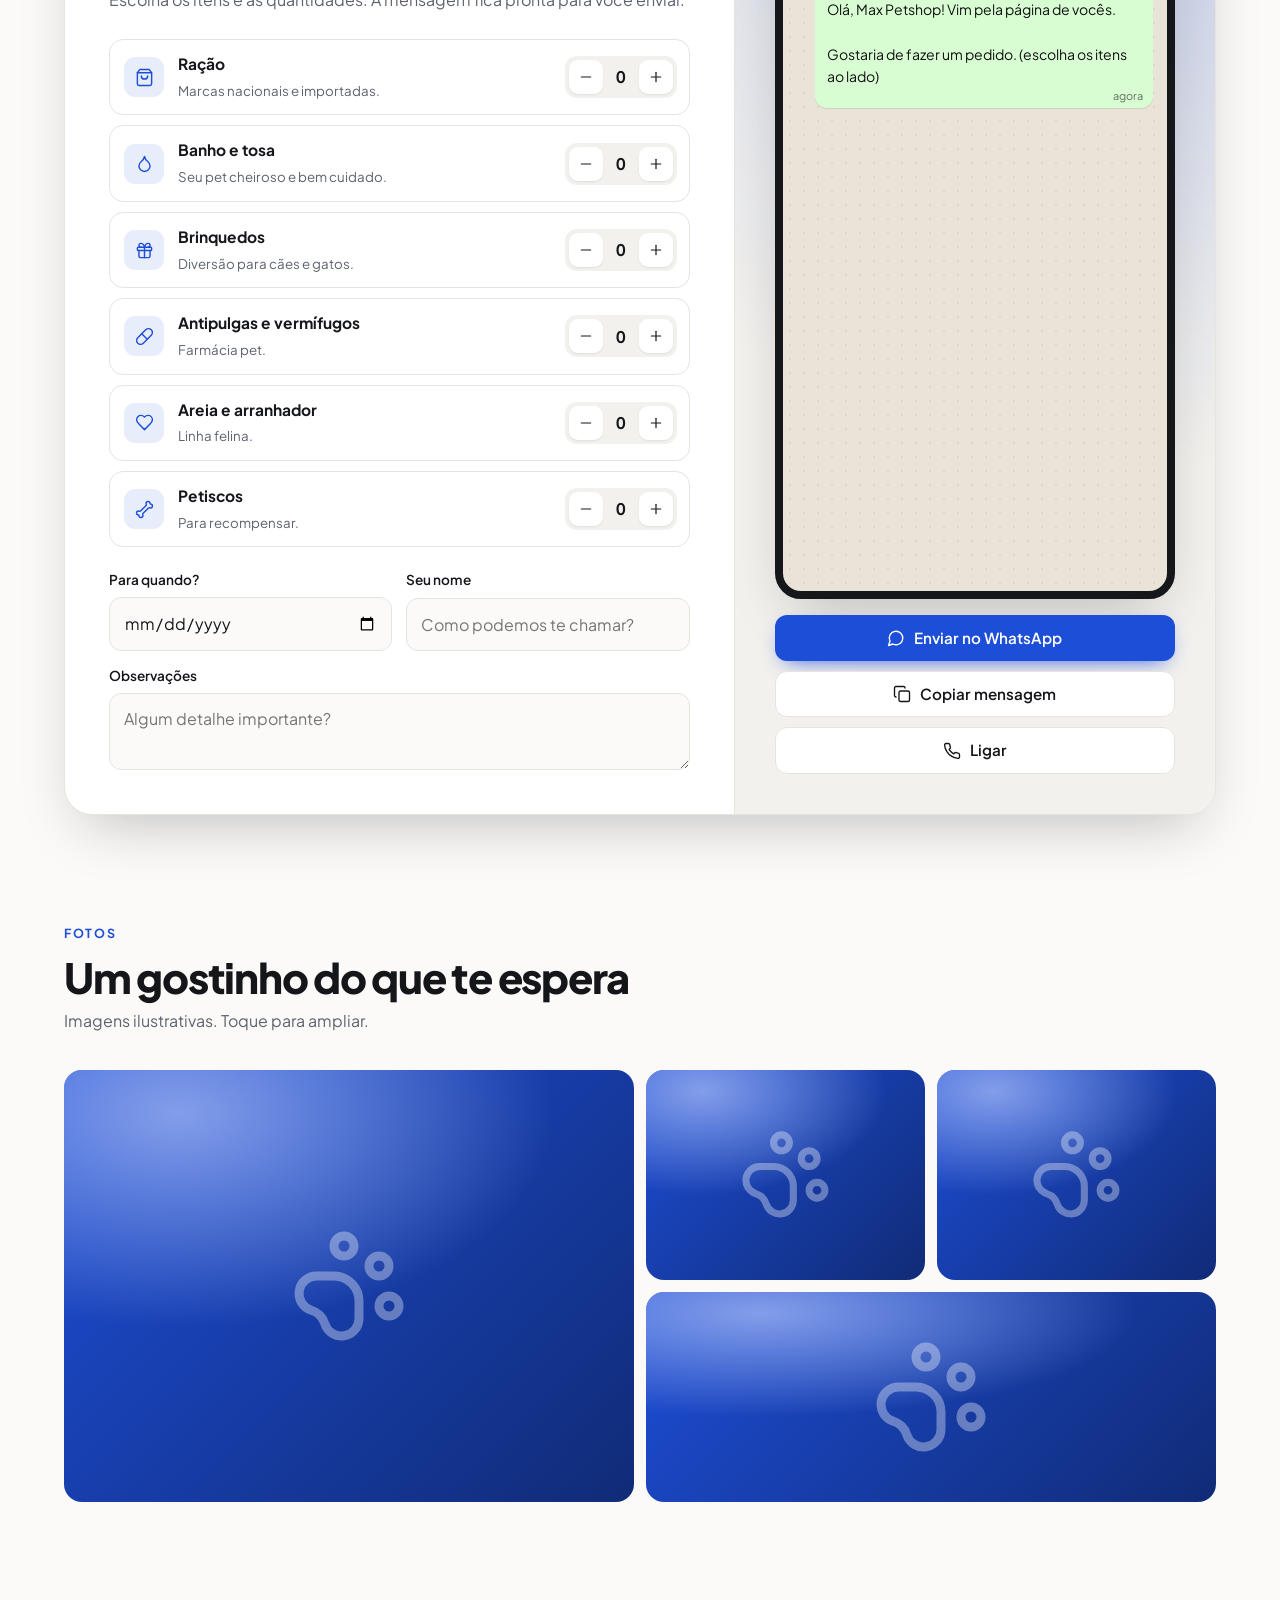
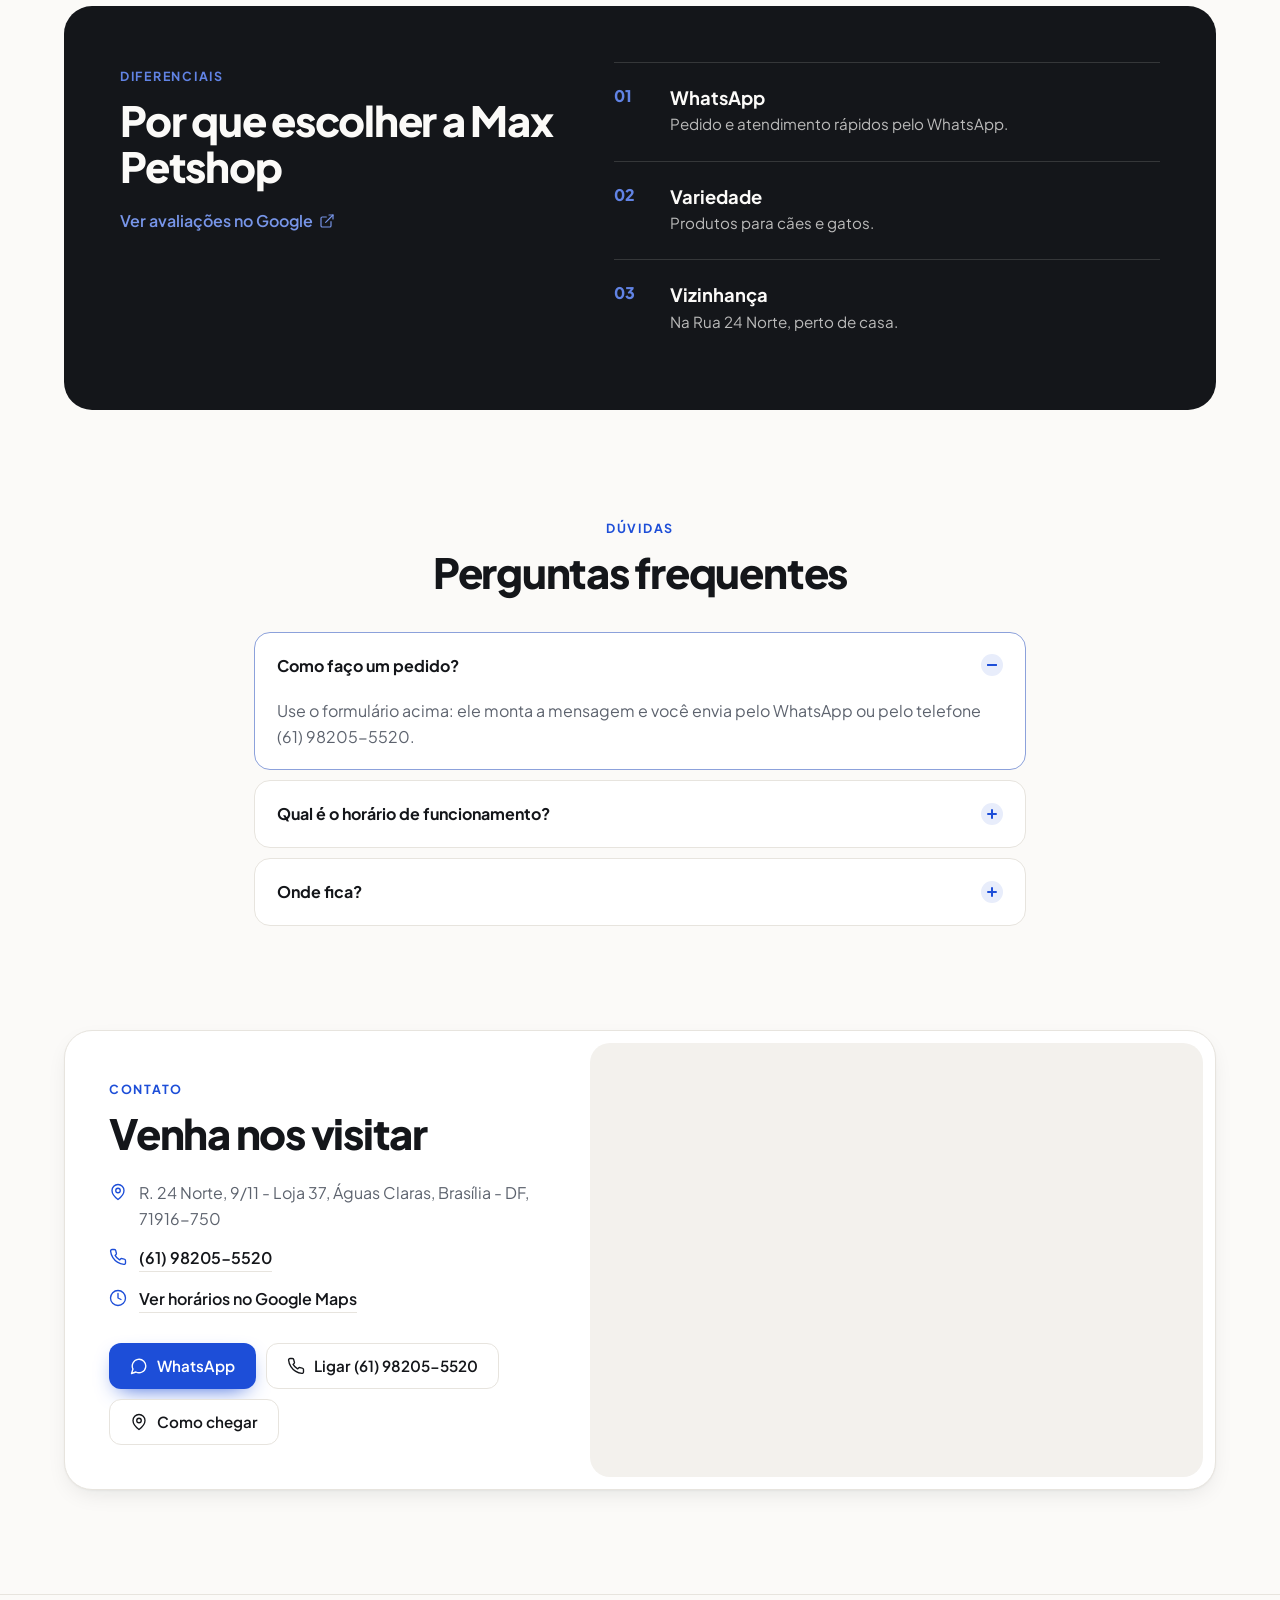
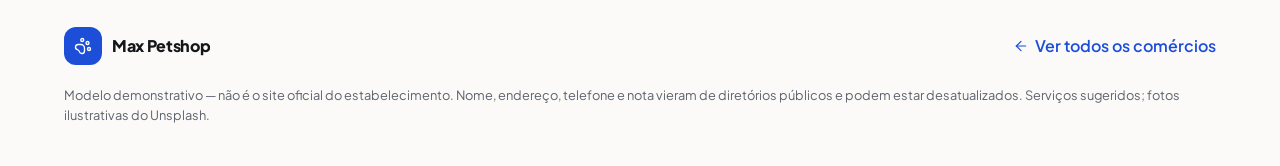
<file: landing-pages/max-petshop/index.html>
<!DOCTYPE html>
<html lang="pt-BR">
<head>
<meta charset="UTF-8">
<meta name="viewport" content="width=device-width, initial-scale=1.0">
<title>Max Petshop · Pet Shop em Águas Claras</title>
<meta name="description" content="Rações, acessórios, higiene e cuidados para cães e gatos na Rua 24 Norte, com pedido pelo WhatsApp.">
<script>try{var t=localStorage.getItem('ac-theme');if(t)document.documentElement.dataset.theme=t}catch(e){}</script>
<link rel="preconnect" href="https://fonts.googleapis.com"><link rel="preconnect" href="https://fonts.gstatic.com" crossorigin><link href="https://fonts.googleapis.com/css2?family=Plus+Jakarta+Sans:wght@400;500;600;700;800&display=swap" rel="stylesheet">
<link rel="stylesheet" href="../assets/style.css">
<style>:root{--a:#1d4ed8;--ink:#fff}</style>
</head>
<body>
<div class="progress" aria-hidden="true"></div>
<div class="notice"><svg class="i" viewBox="0 0 24 24" fill="none" stroke="currentColor" stroke-width="1.8" stroke-linecap="round" stroke-linejoin="round" aria-hidden="true"><path d="m12 3-1.9 5.8a2 2 0 0 1-1.3 1.3L3 12l5.8 1.9a2 2 0 0 1 1.3 1.3L12 21l1.9-5.8a2 2 0 0 1 1.3-1.3L21 12l-5.8-1.9a2 2 0 0 1-1.3-1.3Z"/><path d="M5 3v4"/><path d="M3 5h4"/><path d="M19 17v4"/><path d="M17 19h4"/></svg>Modelo demonstrativo · <a href="../index.html#quero" style="text-decoration:underline">Quer um site assim? Fale com a gente</a></div>
<header class="header">
  <div class="wrap header-in">
    <a class="brand" href="#inicio"><span class="brand-mark"><svg class="i" viewBox="0 0 24 24" fill="none" stroke="currentColor" stroke-width="1.8" stroke-linecap="round" stroke-linejoin="round" aria-hidden="true"><circle cx="11" cy="4" r="2"/><circle cx="18" cy="8" r="2"/><circle cx="20" cy="16" r="2"/><path d="M9 10a5 5 0 0 1 5 5v3.5a3.5 3.5 0 0 1-6.84 1.045Q6.52 17.48 4.46 16.84A3.5 3.5 0 0 1 5.5 10Z"/></svg></span><span class="brand-name">Max Petshop</span></a>
    <nav class="menu" id="menu">
      <a href="#servicos">Serviços</a><a href="#pedido">Pedido</a><a href="#galeria">Fotos</a><a href="#duvidas">Dúvidas</a><a href="#contato">Contato</a>
    </nav>
    <div class="header-act"><button class="icon-btn theme" type="button" aria-label="Alternar tema claro/escuro"><svg class="i i-moon" viewBox="0 0 24 24" fill="none" stroke="currentColor" stroke-width="1.8" stroke-linecap="round" stroke-linejoin="round" aria-hidden="true"><path d="M12 3a6 6 0 0 0 9 9 9 9 0 1 1-9-9Z"/></svg><svg class="i i-sun" viewBox="0 0 24 24" fill="none" stroke="currentColor" stroke-width="1.8" stroke-linecap="round" stroke-linejoin="round" aria-hidden="true"><circle cx="12" cy="12" r="4"/><path d="M12 2v2"/><path d="M12 20v2"/><path d="m4.93 4.93 1.41 1.41"/><path d="m17.66 17.66 1.41 1.41"/><path d="M2 12h2"/><path d="M20 12h2"/><path d="m6.34 17.66-1.41 1.41"/><path d="m19.07 4.93-1.41 1.41"/></svg></button>
      <a class="btn btn-a btn-sm hide-sm" href="#pedido">Fazer pedido</a>
      <button class="icon-btn burger" type="button" aria-label="Abrir menu" aria-expanded="false" aria-controls="menu"><svg class="i i-open" viewBox="0 0 24 24" fill="none" stroke="currentColor" stroke-width="1.8" stroke-linecap="round" stroke-linejoin="round" aria-hidden="true"><path d="M4 6h16"/><path d="M4 12h16"/><path d="M4 18h16"/></svg><svg class="i i-close" viewBox="0 0 24 24" fill="none" stroke="currentColor" stroke-width="1.8" stroke-linecap="round" stroke-linejoin="round" aria-hidden="true"><path d="M18 6 6 18"/><path d="m6 6 12 12"/></svg></button>
    </div>
  </div>
</header>

<main>
<section id="inicio" class="hero">
  <div class="ph hero-bg"><svg class="ph-ico" viewBox="0 0 24 24" fill="none" stroke="currentColor" stroke-width="1.8" stroke-linecap="round" stroke-linejoin="round" aria-hidden="true"><circle cx="11" cy="4" r="2"/><circle cx="18" cy="8" r="2"/><circle cx="20" cy="16" r="2"/><path d="M9 10a5 5 0 0 1 5 5v3.5a3.5 3.5 0 0 1-6.84 1.045Q6.52 17.48 4.46 16.84A3.5 3.5 0 0 1 5.5 10Z"/></svg><img src="https://images.unsplash.com/photo-1548199973-03cce0bbc87b?auto=format&fit=crop&w=2000&q=80" alt="" loading="eager" onerror="this.remove()"></div>
  <div class="hero-shade"></div>
  <div class="wrap hero-in">
    <span class="pill"><svg class="i" viewBox="0 0 24 24" fill="none" stroke="currentColor" stroke-width="1.8" stroke-linecap="round" stroke-linejoin="round" aria-hidden="true"><path d="M20 10c0 6-8 12-8 12s-8-6-8-12a8 8 0 0 1 16 0Z"/><circle cx="12" cy="10" r="3"/></svg>Pet Shop · Águas Claras, DF</span>
    <h1>Tudo para o seu pet, pertinho de casa</h1>
    <p class="hero-sub">Rações, acessórios, higiene e cuidados para cães e gatos na Rua 24 Norte, com pedido pelo WhatsApp.</p>
    
    <div class="ctas"><a class="btn btn-a" href="https://wa.me/5561982055520" target="_blank" rel="noopener"><svg class="i" viewBox="0 0 24 24" fill="none" stroke="currentColor" stroke-width="1.8" stroke-linecap="round" stroke-linejoin="round" aria-hidden="true"><path d="M7.9 20A9 9 0 1 0 4 16.1L2 22Z"/></svg>WhatsApp</a><a class="btn btn-light" href="tel:+5561982055520"><svg class="i" viewBox="0 0 24 24" fill="none" stroke="currentColor" stroke-width="1.8" stroke-linecap="round" stroke-linejoin="round" aria-hidden="true"><path d="M22 16.92v3a2 2 0 0 1-2.18 2 19.79 19.79 0 0 1-8.63-3.07 19.5 19.5 0 0 1-6-6 19.79 19.79 0 0 1-3.07-8.67A2 2 0 0 1 4.11 2h3a2 2 0 0 1 2 1.72c.13.96.36 1.9.7 2.81a2 2 0 0 1-.45 2.11L8.09 9.91a16 16 0 0 0 6 6l1.27-1.27a2 2 0 0 1 2.11-.45c.91.34 1.85.57 2.81.7A2 2 0 0 1 22 16.92z"/></svg>Ligar (61) 98205-5520</a><a class="btn btn-light" href="#pedido"><svg class="i" viewBox="0 0 24 24" fill="none" stroke="currentColor" stroke-width="1.8" stroke-linecap="round" stroke-linejoin="round" aria-hidden="true"><path d="m22 2-7 20-4-9-9-4Z"/><path d="M22 2 11 13"/></svg>Montar pedido</a><a class="btn btn-ghost" href="https://www.google.com/maps/search/?api=1&query=Max%20Petshop%20R.%2024%20Norte%2C%209/11%20-%20Loja%2037%2C%20%C3%81guas%20Claras%2C%20Bras%C3%ADlia%20-%20DF%2C%2071916-750" target="_blank" rel="noopener"><svg class="i" viewBox="0 0 24 24" fill="none" stroke="currentColor" stroke-width="1.8" stroke-linecap="round" stroke-linejoin="round" aria-hidden="true"><path d="M20 10c0 6-8 12-8 12s-8-6-8-12a8 8 0 0 1 16 0Z"/><circle cx="12" cy="10" r="3"/></svg>Como chegar</a></div>
  </div>
  <a class="scroll-hint" href="#servicos" aria-label="Rolar para serviços"><span></span></a>
</section>

<section class="wrap trust reveal"><div class="trust-item"><strong>Pet Shop</strong><span>segmento</span></div><div class="trust-item"><strong>Águas Claras</strong><span>Brasília · DF</span></div></section>

<section id="servicos" class="secao wrap">
  <div class="sec-head reveal"><span class="kicker">Serviços</span><h2>O que você encontra aqui</h2></div>
  <div class="svcs"><article class="svc reveal" style="--d:0ms"><span class="svc-ico"><svg class="i" viewBox="0 0 24 24" fill="none" stroke="currentColor" stroke-width="1.8" stroke-linecap="round" stroke-linejoin="round" aria-hidden="true"><path d="M6 2 3 6v14a2 2 0 0 0 2 2h14a2 2 0 0 0 2-2V6l-3-4Z"/><path d="M3 6h18"/><path d="M16 10a4 4 0 0 1-8 0"/></svg></span><div><h3>Ração</h3><p>Marcas nacionais e importadas.</p></div></article><article class="svc reveal" style="--d:50ms"><span class="svc-ico"><svg class="i" viewBox="0 0 24 24" fill="none" stroke="currentColor" stroke-width="1.8" stroke-linecap="round" stroke-linejoin="round" aria-hidden="true"><path d="M12 22a7 7 0 0 0 7-7c0-2-1-3.9-3-5.5s-3.5-4-4-6.5c-.5 2.5-2 4.9-4 6.5C6 11.1 5 13 5 15a7 7 0 0 0 7 7z"/></svg></span><div><h3>Banho e tosa</h3><p>Seu pet cheiroso e bem cuidado.</p></div></article><article class="svc reveal" style="--d:100ms"><span class="svc-ico"><svg class="i" viewBox="0 0 24 24" fill="none" stroke="currentColor" stroke-width="1.8" stroke-linecap="round" stroke-linejoin="round" aria-hidden="true"><rect x="3" y="8" width="18" height="4" rx="1"/><path d="M12 8v13"/><path d="M19 12v7a2 2 0 0 1-2 2H7a2 2 0 0 1-2-2v-7"/><path d="M7.5 8a2.5 2.5 0 0 1 0-5C11 3 12 8 12 8s1-5 4.5-5a2.5 2.5 0 0 1 0 5"/></svg></span><div><h3>Brinquedos</h3><p>Diversão para cães e gatos.</p></div></article><article class="svc reveal" style="--d:150ms"><span class="svc-ico"><svg class="i" viewBox="0 0 24 24" fill="none" stroke="currentColor" stroke-width="1.8" stroke-linecap="round" stroke-linejoin="round" aria-hidden="true"><path d="m10.5 20.5 10-10a4.95 4.95 0 1 0-7-7l-10 10a4.95 4.95 0 1 0 7 7Z"/><path d="m8.5 8.5 7 7"/></svg></span><div><h3>Antipulgas e vermífugos</h3><p>Farmácia pet.</p></div></article><article class="svc reveal" style="--d:200ms"><span class="svc-ico"><svg class="i" viewBox="0 0 24 24" fill="none" stroke="currentColor" stroke-width="1.8" stroke-linecap="round" stroke-linejoin="round" aria-hidden="true"><path d="M19 14c1.49-1.46 3-3.21 3-5.5A5.5 5.5 0 0 0 16.5 3c-1.76 0-3 .5-4.5 2-1.5-1.5-2.74-2-4.5-2A5.5 5.5 0 0 0 2 8.5c0 2.3 1.5 4.05 3 5.5l7 7Z"/></svg></span><div><h3>Areia e arranhador</h3><p>Linha felina.</p></div></article><article class="svc reveal" style="--d:250ms"><span class="svc-ico"><svg class="i" viewBox="0 0 24 24" fill="none" stroke="currentColor" stroke-width="1.8" stroke-linecap="round" stroke-linejoin="round" aria-hidden="true"><path d="M17 10c.7-.7 1.69 0 2.5 0a2.5 2.5 0 1 0 0-5 .5.5 0 0 1-.5-.5 2.5 2.5 0 1 0-5 0c0 .81.7 1.8 0 2.5l-7 7c-.7.7-1.69 0-2.5 0a2.5 2.5 0 0 0 0 5c.28 0 .5.22.5.5a2.5 2.5 0 1 0 5 0c0-.81-.7-1.8 0-2.5Z"/></svg></span><div><h3>Petiscos</h3><p>Para recompensar.</p></div></article></div>
</section>

<section id="pedido" class="secao wrap">
  <div class="builder reveal" data-builder>
    <div class="builder-form">
      <span class="kicker">Pedido</span>
      <h2>Monte seu pedido</h2>
      <p class="muted">Escolha os itens e as quantidades. A mensagem fica pronta para você enviar.</p>
      <div class="items"><div class="item" data-item="Ração"><span class="svc-ico sm"><svg class="i" viewBox="0 0 24 24" fill="none" stroke="currentColor" stroke-width="1.8" stroke-linecap="round" stroke-linejoin="round" aria-hidden="true"><path d="M6 2 3 6v14a2 2 0 0 0 2 2h14a2 2 0 0 0 2-2V6l-3-4Z"/><path d="M3 6h18"/><path d="M16 10a4 4 0 0 1-8 0"/></svg></span><div class="item-txt"><b>Ração</b><small>Marcas nacionais e importadas.</small></div>
<div class="stepper"><button type="button" class="step" data-step="-1" aria-label="Diminuir Ração"><svg class="i" viewBox="0 0 24 24" fill="none" stroke="currentColor" stroke-width="1.8" stroke-linecap="round" stroke-linejoin="round" aria-hidden="true"><path d="M5 12h14"/></svg></button><output>0</output><button type="button" class="step" data-step="1" aria-label="Aumentar Ração"><svg class="i" viewBox="0 0 24 24" fill="none" stroke="currentColor" stroke-width="1.8" stroke-linecap="round" stroke-linejoin="round" aria-hidden="true"><path d="M5 12h14"/><path d="M12 5v14"/></svg></button></div></div><div class="item" data-item="Banho e tosa"><span class="svc-ico sm"><svg class="i" viewBox="0 0 24 24" fill="none" stroke="currentColor" stroke-width="1.8" stroke-linecap="round" stroke-linejoin="round" aria-hidden="true"><path d="M12 22a7 7 0 0 0 7-7c0-2-1-3.9-3-5.5s-3.5-4-4-6.5c-.5 2.5-2 4.9-4 6.5C6 11.1 5 13 5 15a7 7 0 0 0 7 7z"/></svg></span><div class="item-txt"><b>Banho e tosa</b><small>Seu pet cheiroso e bem cuidado.</small></div>
<div class="stepper"><button type="button" class="step" data-step="-1" aria-label="Diminuir Banho e tosa"><svg class="i" viewBox="0 0 24 24" fill="none" stroke="currentColor" stroke-width="1.8" stroke-linecap="round" stroke-linejoin="round" aria-hidden="true"><path d="M5 12h14"/></svg></button><output>0</output><button type="button" class="step" data-step="1" aria-label="Aumentar Banho e tosa"><svg class="i" viewBox="0 0 24 24" fill="none" stroke="currentColor" stroke-width="1.8" stroke-linecap="round" stroke-linejoin="round" aria-hidden="true"><path d="M5 12h14"/><path d="M12 5v14"/></svg></button></div></div><div class="item" data-item="Brinquedos"><span class="svc-ico sm"><svg class="i" viewBox="0 0 24 24" fill="none" stroke="currentColor" stroke-width="1.8" stroke-linecap="round" stroke-linejoin="round" aria-hidden="true"><rect x="3" y="8" width="18" height="4" rx="1"/><path d="M12 8v13"/><path d="M19 12v7a2 2 0 0 1-2 2H7a2 2 0 0 1-2-2v-7"/><path d="M7.5 8a2.5 2.5 0 0 1 0-5C11 3 12 8 12 8s1-5 4.5-5a2.5 2.5 0 0 1 0 5"/></svg></span><div class="item-txt"><b>Brinquedos</b><small>Diversão para cães e gatos.</small></div>
<div class="stepper"><button type="button" class="step" data-step="-1" aria-label="Diminuir Brinquedos"><svg class="i" viewBox="0 0 24 24" fill="none" stroke="currentColor" stroke-width="1.8" stroke-linecap="round" stroke-linejoin="round" aria-hidden="true"><path d="M5 12h14"/></svg></button><output>0</output><button type="button" class="step" data-step="1" aria-label="Aumentar Brinquedos"><svg class="i" viewBox="0 0 24 24" fill="none" stroke="currentColor" stroke-width="1.8" stroke-linecap="round" stroke-linejoin="round" aria-hidden="true"><path d="M5 12h14"/><path d="M12 5v14"/></svg></button></div></div><div class="item" data-item="Antipulgas e vermífugos"><span class="svc-ico sm"><svg class="i" viewBox="0 0 24 24" fill="none" stroke="currentColor" stroke-width="1.8" stroke-linecap="round" stroke-linejoin="round" aria-hidden="true"><path d="m10.5 20.5 10-10a4.95 4.95 0 1 0-7-7l-10 10a4.95 4.95 0 1 0 7 7Z"/><path d="m8.5 8.5 7 7"/></svg></span><div class="item-txt"><b>Antipulgas e vermífugos</b><small>Farmácia pet.</small></div>
<div class="stepper"><button type="button" class="step" data-step="-1" aria-label="Diminuir Antipulgas e vermífugos"><svg class="i" viewBox="0 0 24 24" fill="none" stroke="currentColor" stroke-width="1.8" stroke-linecap="round" stroke-linejoin="round" aria-hidden="true"><path d="M5 12h14"/></svg></button><output>0</output><button type="button" class="step" data-step="1" aria-label="Aumentar Antipulgas e vermífugos"><svg class="i" viewBox="0 0 24 24" fill="none" stroke="currentColor" stroke-width="1.8" stroke-linecap="round" stroke-linejoin="round" aria-hidden="true"><path d="M5 12h14"/><path d="M12 5v14"/></svg></button></div></div><div class="item" data-item="Areia e arranhador"><span class="svc-ico sm"><svg class="i" viewBox="0 0 24 24" fill="none" stroke="currentColor" stroke-width="1.8" stroke-linecap="round" stroke-linejoin="round" aria-hidden="true"><path d="M19 14c1.49-1.46 3-3.21 3-5.5A5.5 5.5 0 0 0 16.5 3c-1.76 0-3 .5-4.5 2-1.5-1.5-2.74-2-4.5-2A5.5 5.5 0 0 0 2 8.5c0 2.3 1.5 4.05 3 5.5l7 7Z"/></svg></span><div class="item-txt"><b>Areia e arranhador</b><small>Linha felina.</small></div>
<div class="stepper"><button type="button" class="step" data-step="-1" aria-label="Diminuir Areia e arranhador"><svg class="i" viewBox="0 0 24 24" fill="none" stroke="currentColor" stroke-width="1.8" stroke-linecap="round" stroke-linejoin="round" aria-hidden="true"><path d="M5 12h14"/></svg></button><output>0</output><button type="button" class="step" data-step="1" aria-label="Aumentar Areia e arranhador"><svg class="i" viewBox="0 0 24 24" fill="none" stroke="currentColor" stroke-width="1.8" stroke-linecap="round" stroke-linejoin="round" aria-hidden="true"><path d="M5 12h14"/><path d="M12 5v14"/></svg></button></div></div><div class="item" data-item="Petiscos"><span class="svc-ico sm"><svg class="i" viewBox="0 0 24 24" fill="none" stroke="currentColor" stroke-width="1.8" stroke-linecap="round" stroke-linejoin="round" aria-hidden="true"><path d="M17 10c.7-.7 1.69 0 2.5 0a2.5 2.5 0 1 0 0-5 .5.5 0 0 1-.5-.5 2.5 2.5 0 1 0-5 0c0 .81.7 1.8 0 2.5l-7 7c-.7.7-1.69 0-2.5 0a2.5 2.5 0 0 0 0 5c.28 0 .5.22.5.5a2.5 2.5 0 1 0 5 0c0-.81-.7-1.8 0-2.5Z"/></svg></span><div class="item-txt"><b>Petiscos</b><small>Para recompensar.</small></div>
<div class="stepper"><button type="button" class="step" data-step="-1" aria-label="Diminuir Petiscos"><svg class="i" viewBox="0 0 24 24" fill="none" stroke="currentColor" stroke-width="1.8" stroke-linecap="round" stroke-linejoin="round" aria-hidden="true"><path d="M5 12h14"/></svg></button><output>0</output><button type="button" class="step" data-step="1" aria-label="Aumentar Petiscos"><svg class="i" viewBox="0 0 24 24" fill="none" stroke="currentColor" stroke-width="1.8" stroke-linecap="round" stroke-linejoin="round" aria-hidden="true"><path d="M5 12h14"/><path d="M12 5v14"/></svg></button></div></div></div>
      <div class="fields"><label class="field"><span>Para quando?</span><input type="date" name="data"></label>
        <label class="field"><span>Seu nome</span><input type="text" name="cliente" placeholder="Como podemos te chamar?" autocomplete="name"></label>
        <label class="field full"><span>Observações</span><textarea name="obs" rows="2" placeholder="Algum detalhe importante?"></textarea></label>
      </div>
    </div>
    <aside class="builder-preview">
      <div class="phone">
        <div class="phone-top"><span class="avatar"><svg class="i" viewBox="0 0 24 24" fill="none" stroke="currentColor" stroke-width="1.8" stroke-linecap="round" stroke-linejoin="round" aria-hidden="true"><circle cx="11" cy="4" r="2"/><circle cx="18" cy="8" r="2"/><circle cx="20" cy="16" r="2"/><path d="M9 10a5 5 0 0 1 5 5v3.5a3.5 3.5 0 0 1-6.84 1.045Q6.52 17.48 4.46 16.84A3.5 3.5 0 0 1 5.5 10Z"/></svg></span><div><b>Max Petshop</b><small>prévia da mensagem</small></div></div>
        <div class="bubble"><pre data-preview></pre><span class="time">agora</span></div>
      </div>
      <div class="send"><button type="button" class="btn btn-a" data-send="zap"><svg class="i" viewBox="0 0 24 24" fill="none" stroke="currentColor" stroke-width="1.8" stroke-linecap="round" stroke-linejoin="round" aria-hidden="true"><path d="M7.9 20A9 9 0 1 0 4 16.1L2 22Z"/></svg>Enviar no WhatsApp</button><button type="button" class="btn btn-light" data-send="copy"><svg class="i" viewBox="0 0 24 24" fill="none" stroke="currentColor" stroke-width="1.8" stroke-linecap="round" stroke-linejoin="round" aria-hidden="true"><rect width="14" height="14" x="8" y="8" rx="2"/><path d="M4 16c-1.1 0-2-.9-2-2V4c0-1.1.9-2 2-2h10c1.1 0 2 .9 2 2"/></svg>Copiar mensagem</button><a class="btn btn-light" href="tel:+5561982055520"><svg class="i" viewBox="0 0 24 24" fill="none" stroke="currentColor" stroke-width="1.8" stroke-linecap="round" stroke-linejoin="round" aria-hidden="true"><path d="M22 16.92v3a2 2 0 0 1-2.18 2 19.79 19.79 0 0 1-8.63-3.07 19.5 19.5 0 0 1-6-6 19.79 19.79 0 0 1-3.07-8.67A2 2 0 0 1 4.11 2h3a2 2 0 0 1 2 1.72c.13.96.36 1.9.7 2.81a2 2 0 0 1-.45 2.11L8.09 9.91a16 16 0 0 0 6 6l1.27-1.27a2 2 0 0 1 2.11-.45c.91.34 1.85.57 2.81.7A2 2 0 0 1 22 16.92z"/></svg>Ligar</a></div>
      
    </aside>
  </div>
  <script type="application/json" id="cfg">{"nome": "Max Petshop", "modo": "pedido", "zap": "5561982055520"}</script>
</section>

<section id="galeria" class="secao wrap">
  <div class="sec-head reveal"><span class="kicker">Fotos</span><h2>Um gostinho do que te espera</h2><p class="muted">Imagens ilustrativas. Toque para ampliar.</p></div>
  <div class="gallery n4 reveal"><button type="button" class="g-item g0" data-full="https://images.unsplash.com/photo-1548199973-03cce0bbc87b?auto=format&fit=crop&w=1800&q=80" aria-label="Ampliar foto 1"><div class="ph"><svg class="ph-ico" viewBox="0 0 24 24" fill="none" stroke="currentColor" stroke-width="1.8" stroke-linecap="round" stroke-linejoin="round" aria-hidden="true"><circle cx="11" cy="4" r="2"/><circle cx="18" cy="8" r="2"/><circle cx="20" cy="16" r="2"/><path d="M9 10a5 5 0 0 1 5 5v3.5a3.5 3.5 0 0 1-6.84 1.045Q6.52 17.48 4.46 16.84A3.5 3.5 0 0 1 5.5 10Z"/></svg><img src="https://images.unsplash.com/photo-1548199973-03cce0bbc87b?auto=format&fit=crop&w=900&q=80" alt="" loading="lazy" onerror="this.remove()"></div><span class="g-zoom"><svg class="i" viewBox="0 0 24 24" fill="none" stroke="currentColor" stroke-width="1.8" stroke-linecap="round" stroke-linejoin="round" aria-hidden="true"><path d="M15 3h6v6"/><path d="M9 21H3v-6"/><path d="M21 3l-7 7"/><path d="M3 21l7-7"/></svg></span></button><button type="button" class="g-item g1" data-full="https://images.unsplash.com/photo-1514888286974-6c03e2ca1dba?auto=format&fit=crop&w=1800&q=80" aria-label="Ampliar foto 2"><div class="ph"><svg class="ph-ico" viewBox="0 0 24 24" fill="none" stroke="currentColor" stroke-width="1.8" stroke-linecap="round" stroke-linejoin="round" aria-hidden="true"><circle cx="11" cy="4" r="2"/><circle cx="18" cy="8" r="2"/><circle cx="20" cy="16" r="2"/><path d="M9 10a5 5 0 0 1 5 5v3.5a3.5 3.5 0 0 1-6.84 1.045Q6.52 17.48 4.46 16.84A3.5 3.5 0 0 1 5.5 10Z"/></svg><img src="https://images.unsplash.com/photo-1514888286974-6c03e2ca1dba?auto=format&fit=crop&w=900&q=80" alt="" loading="lazy" onerror="this.remove()"></div><span class="g-zoom"><svg class="i" viewBox="0 0 24 24" fill="none" stroke="currentColor" stroke-width="1.8" stroke-linecap="round" stroke-linejoin="round" aria-hidden="true"><path d="M15 3h6v6"/><path d="M9 21H3v-6"/><path d="M21 3l-7 7"/><path d="M3 21l7-7"/></svg></span></button><button type="button" class="g-item g2" data-full="https://images.unsplash.com/photo-1587300003388-59208cc962cb?auto=format&fit=crop&w=1800&q=80" aria-label="Ampliar foto 3"><div class="ph"><svg class="ph-ico" viewBox="0 0 24 24" fill="none" stroke="currentColor" stroke-width="1.8" stroke-linecap="round" stroke-linejoin="round" aria-hidden="true"><circle cx="11" cy="4" r="2"/><circle cx="18" cy="8" r="2"/><circle cx="20" cy="16" r="2"/><path d="M9 10a5 5 0 0 1 5 5v3.5a3.5 3.5 0 0 1-6.84 1.045Q6.52 17.48 4.46 16.84A3.5 3.5 0 0 1 5.5 10Z"/></svg><img src="https://images.unsplash.com/photo-1587300003388-59208cc962cb?auto=format&fit=crop&w=900&q=80" alt="" loading="lazy" onerror="this.remove()"></div><span class="g-zoom"><svg class="i" viewBox="0 0 24 24" fill="none" stroke="currentColor" stroke-width="1.8" stroke-linecap="round" stroke-linejoin="round" aria-hidden="true"><path d="M15 3h6v6"/><path d="M9 21H3v-6"/><path d="M21 3l-7 7"/><path d="M3 21l7-7"/></svg></span></button><button type="button" class="g-item g3" data-full="https://images.unsplash.com/photo-1516734212186-a967f81ad0d7?auto=format&fit=crop&w=1800&q=80" aria-label="Ampliar foto 4"><div class="ph"><svg class="ph-ico" viewBox="0 0 24 24" fill="none" stroke="currentColor" stroke-width="1.8" stroke-linecap="round" stroke-linejoin="round" aria-hidden="true"><circle cx="11" cy="4" r="2"/><circle cx="18" cy="8" r="2"/><circle cx="20" cy="16" r="2"/><path d="M9 10a5 5 0 0 1 5 5v3.5a3.5 3.5 0 0 1-6.84 1.045Q6.52 17.48 4.46 16.84A3.5 3.5 0 0 1 5.5 10Z"/></svg><img src="https://images.unsplash.com/photo-1516734212186-a967f81ad0d7?auto=format&fit=crop&w=900&q=80" alt="" loading="lazy" onerror="this.remove()"></div><span class="g-zoom"><svg class="i" viewBox="0 0 24 24" fill="none" stroke="currentColor" stroke-width="1.8" stroke-linecap="round" stroke-linejoin="round" aria-hidden="true"><path d="M15 3h6v6"/><path d="M9 21H3v-6"/><path d="M21 3l-7 7"/><path d="M3 21l7-7"/></svg></span></button></div>
</section>

<section class="secao wrap">
  <div class="why">
    <div class="why-head reveal"><span class="kicker">Diferenciais</span><h2>Por que escolher a Max Petshop</h2>
      <a class="link" href="https://www.google.com/maps/search/?api=1&query=Max%20Petshop%20R.%2024%20Norte%2C%209/11%20-%20Loja%2037%2C%20%C3%81guas%20Claras%2C%20Bras%C3%ADlia%20-%20DF%2C%2071916-750" target="_blank" rel="noopener">Ver avaliações no Google <svg class="i" viewBox="0 0 24 24" fill="none" stroke="currentColor" stroke-width="1.8" stroke-linecap="round" stroke-linejoin="round" aria-hidden="true"><path d="M15 3h6v6"/><path d="M10 14 21 3"/><path d="M18 13v6a2 2 0 0 1-2 2H5a2 2 0 0 1-2-2V8a2 2 0 0 1 2-2h6"/></svg></a></div>
    <ol class="why-list"><li class="reveal" style="--d:0ms"><span class="n">01</span><h3>WhatsApp</h3><p>Pedido e atendimento rápidos pelo WhatsApp.</p></li><li class="reveal" style="--d:80ms"><span class="n">02</span><h3>Variedade</h3><p>Produtos para cães e gatos.</p></li><li class="reveal" style="--d:160ms"><span class="n">03</span><h3>Vizinhança</h3><p>Na Rua 24 Norte, perto de casa.</p></li></ol>
  </div>
</section>

<section id="duvidas" class="secao wrap narrow">
  <div class="sec-head reveal center"><span class="kicker">Dúvidas</span><h2>Perguntas frequentes</h2></div>
  <div class="faqs"><details class="faq reveal" open><summary>Como faço um pedido?<span class="pm"></span></summary><p>Use o formulário acima: ele monta a mensagem e você envia pelo WhatsApp ou pelo telefone (61) 98205-5520.</p></details><details class="faq reveal"><summary>Qual é o horário de funcionamento?<span class="pm"></span></summary><p>Os horários podem mudar em feriados e datas especiais. Confira o horário atualizado no <a href="https://www.google.com/maps/search/?api=1&query=Max%20Petshop%20R.%2024%20Norte%2C%209/11%20-%20Loja%2037%2C%20%C3%81guas%20Claras%2C%20Bras%C3%ADlia%20-%20DF%2C%2071916-750" target="_blank" rel="noopener">Google Maps</a>.</p></details><details class="faq reveal"><summary>Onde fica?<span class="pm"></span></summary><p>R. 24 Norte, 9/11 - Loja 37, Águas Claras, Brasília - DF, 71916-750. Toque em “Como chegar” para abrir a rota no seu celular.</p></details></div>
</section>

<section id="contato" class="secao wrap">
  <div class="contact reveal">
    <div class="contact-info">
      <span class="kicker">Contato</span><h2>Venha nos visitar</h2>
      <ul class="info"><li><svg class="i" viewBox="0 0 24 24" fill="none" stroke="currentColor" stroke-width="1.8" stroke-linecap="round" stroke-linejoin="round" aria-hidden="true"><path d="M20 10c0 6-8 12-8 12s-8-6-8-12a8 8 0 0 1 16 0Z"/><circle cx="12" cy="10" r="3"/></svg><span>R. 24 Norte, 9/11 - Loja 37, Águas Claras, Brasília - DF, 71916-750</span></li><li><svg class="i" viewBox="0 0 24 24" fill="none" stroke="currentColor" stroke-width="1.8" stroke-linecap="round" stroke-linejoin="round" aria-hidden="true"><path d="M22 16.92v3a2 2 0 0 1-2.18 2 19.79 19.79 0 0 1-8.63-3.07 19.5 19.5 0 0 1-6-6 19.79 19.79 0 0 1-3.07-8.67A2 2 0 0 1 4.11 2h3a2 2 0 0 1 2 1.72c.13.96.36 1.9.7 2.81a2 2 0 0 1-.45 2.11L8.09 9.91a16 16 0 0 0 6 6l1.27-1.27a2 2 0 0 1 2.11-.45c.91.34 1.85.57 2.81.7A2 2 0 0 1 22 16.92z"/></svg><a href="tel:+5561982055520">(61) 98205-5520</a></li><li><svg class="i" viewBox="0 0 24 24" fill="none" stroke="currentColor" stroke-width="1.8" stroke-linecap="round" stroke-linejoin="round" aria-hidden="true"><circle cx="12" cy="12" r="10"/><polyline points="12 6 12 12 16 14"/></svg><a href="https://www.google.com/maps/search/?api=1&query=Max%20Petshop%20R.%2024%20Norte%2C%209/11%20-%20Loja%2037%2C%20%C3%81guas%20Claras%2C%20Bras%C3%ADlia%20-%20DF%2C%2071916-750" target="_blank" rel="noopener">Ver horários no Google Maps</a></li></ul>
      <div class="ctas"><a class="btn btn-a" href="https://wa.me/5561982055520" target="_blank" rel="noopener"><svg class="i" viewBox="0 0 24 24" fill="none" stroke="currentColor" stroke-width="1.8" stroke-linecap="round" stroke-linejoin="round" aria-hidden="true"><path d="M7.9 20A9 9 0 1 0 4 16.1L2 22Z"/></svg>WhatsApp</a><a class="btn btn-light" href="tel:+5561982055520"><svg class="i" viewBox="0 0 24 24" fill="none" stroke="currentColor" stroke-width="1.8" stroke-linecap="round" stroke-linejoin="round" aria-hidden="true"><path d="M22 16.92v3a2 2 0 0 1-2.18 2 19.79 19.79 0 0 1-8.63-3.07 19.5 19.5 0 0 1-6-6 19.79 19.79 0 0 1-3.07-8.67A2 2 0 0 1 4.11 2h3a2 2 0 0 1 2 1.72c.13.96.36 1.9.7 2.81a2 2 0 0 1-.45 2.11L8.09 9.91a16 16 0 0 0 6 6l1.27-1.27a2 2 0 0 1 2.11-.45c.91.34 1.85.57 2.81.7A2 2 0 0 1 22 16.92z"/></svg>Ligar (61) 98205-5520</a><a class="btn btn-light" href="https://www.google.com/maps/search/?api=1&query=Max%20Petshop%20R.%2024%20Norte%2C%209/11%20-%20Loja%2037%2C%20%C3%81guas%20Claras%2C%20Bras%C3%ADlia%20-%20DF%2C%2071916-750" target="_blank" rel="noopener"><svg class="i" viewBox="0 0 24 24" fill="none" stroke="currentColor" stroke-width="1.8" stroke-linecap="round" stroke-linejoin="round" aria-hidden="true"><path d="M20 10c0 6-8 12-8 12s-8-6-8-12a8 8 0 0 1 16 0Z"/><circle cx="12" cy="10" r="3"/></svg>Como chegar</a></div>
    </div>
    <div class="map"><iframe title="Mapa de Max Petshop" src="https://www.google.com/maps?q=Max%20Petshop%20R.%2024%20Norte%2C%209/11%20-%20Loja%2037%2C%20%C3%81guas%20Claras%2C%20Bras%C3%ADlia%20-%20DF%2C%2071916-750&output=embed" loading="lazy" referrerpolicy="no-referrer-when-downgrade"></iframe></div>
  </div>
</section>
</main>

<footer class="footer">
  <div class="wrap footer-in">
    <a class="brand" href="#inicio"><span class="brand-mark"><svg class="i" viewBox="0 0 24 24" fill="none" stroke="currentColor" stroke-width="1.8" stroke-linecap="round" stroke-linejoin="round" aria-hidden="true"><circle cx="11" cy="4" r="2"/><circle cx="18" cy="8" r="2"/><circle cx="20" cy="16" r="2"/><path d="M9 10a5 5 0 0 1 5 5v3.5a3.5 3.5 0 0 1-6.84 1.045Q6.52 17.48 4.46 16.84A3.5 3.5 0 0 1 5.5 10Z"/></svg></span><span class="brand-name">Max Petshop</span></a>
    <a class="link" href="../index.html"><svg class="i" viewBox="0 0 24 24" fill="none" stroke="currentColor" stroke-width="1.8" stroke-linecap="round" stroke-linejoin="round" aria-hidden="true"><path d="M19 12H5"/><path d="m12 19-7-7 7-7"/></svg>Ver todos os comércios</a>
  </div>
  <p class="wrap disc">Modelo demonstrativo — não é o site oficial do estabelecimento. Nome, endereço, telefone e nota vieram de diretórios públicos e podem estar desatualizados. Serviços sugeridos; fotos ilustrativas do Unsplash.</p>
</footer>

<a class="fab" href="https://wa.me/5561982055520" target="_blank" rel="noopener" aria-label="Chamar no WhatsApp"><svg class="i" viewBox="0 0 24 24" fill="none" stroke="currentColor" stroke-width="1.8" stroke-linecap="round" stroke-linejoin="round" aria-hidden="true"><path d="M7.9 20A9 9 0 1 0 4 16.1L2 22Z"/></svg></a>
<nav class="mbar" aria-label="Ações rápidas"><a href="https://www.google.com/maps/search/?api=1&query=Max%20Petshop%20R.%2024%20Norte%2C%209/11%20-%20Loja%2037%2C%20%C3%81guas%20Claras%2C%20Bras%C3%ADlia%20-%20DF%2C%2071916-750" target="_blank" rel="noopener"><svg class="i" viewBox="0 0 24 24" fill="none" stroke="currentColor" stroke-width="1.8" stroke-linecap="round" stroke-linejoin="round" aria-hidden="true"><path d="M20 10c0 6-8 12-8 12s-8-6-8-12a8 8 0 0 1 16 0Z"/><circle cx="12" cy="10" r="3"/></svg>Rota</a><a href="tel:+5561982055520"><svg class="i" viewBox="0 0 24 24" fill="none" stroke="currentColor" stroke-width="1.8" stroke-linecap="round" stroke-linejoin="round" aria-hidden="true"><path d="M22 16.92v3a2 2 0 0 1-2.18 2 19.79 19.79 0 0 1-8.63-3.07 19.5 19.5 0 0 1-6-6 19.79 19.79 0 0 1-3.07-8.67A2 2 0 0 1 4.11 2h3a2 2 0 0 1 2 1.72c.13.96.36 1.9.7 2.81a2 2 0 0 1-.45 2.11L8.09 9.91a16 16 0 0 0 6 6l1.27-1.27a2 2 0 0 1 2.11-.45c.91.34 1.85.57 2.81.7A2 2 0 0 1 22 16.92z"/></svg>Ligar</a><a class="on" href="#pedido"><svg class="i" viewBox="0 0 24 24" fill="none" stroke="currentColor" stroke-width="1.8" stroke-linecap="round" stroke-linejoin="round" aria-hidden="true"><path d="m22 2-7 20-4-9-9-4Z"/><path d="M22 2 11 13"/></svg>Pedir</a></nav>
<div class="lightbox" hidden><button class="icon-btn lb-close" type="button" aria-label="Fechar"><svg class="i" viewBox="0 0 24 24" fill="none" stroke="currentColor" stroke-width="1.8" stroke-linecap="round" stroke-linejoin="round" aria-hidden="true"><path d="M18 6 6 18"/><path d="m6 6 12 12"/></svg></button><button class="icon-btn lb-prev" type="button" aria-label="Foto anterior"><svg class="i" viewBox="0 0 24 24" fill="none" stroke="currentColor" stroke-width="1.8" stroke-linecap="round" stroke-linejoin="round" aria-hidden="true"><path d="m15 18-6-6 6-6"/></svg></button><img alt=""><button class="icon-btn lb-next" type="button" aria-label="Próxima foto"><svg class="i" viewBox="0 0 24 24" fill="none" stroke="currentColor" stroke-width="1.8" stroke-linecap="round" stroke-linejoin="round" aria-hidden="true"><path d="m9 18 6-6-6-6"/></svg></button></div>
<div class="toast" role="status" aria-live="polite"></div>
<script src="../assets/app.js"></script>
</body>
</html>
</file>
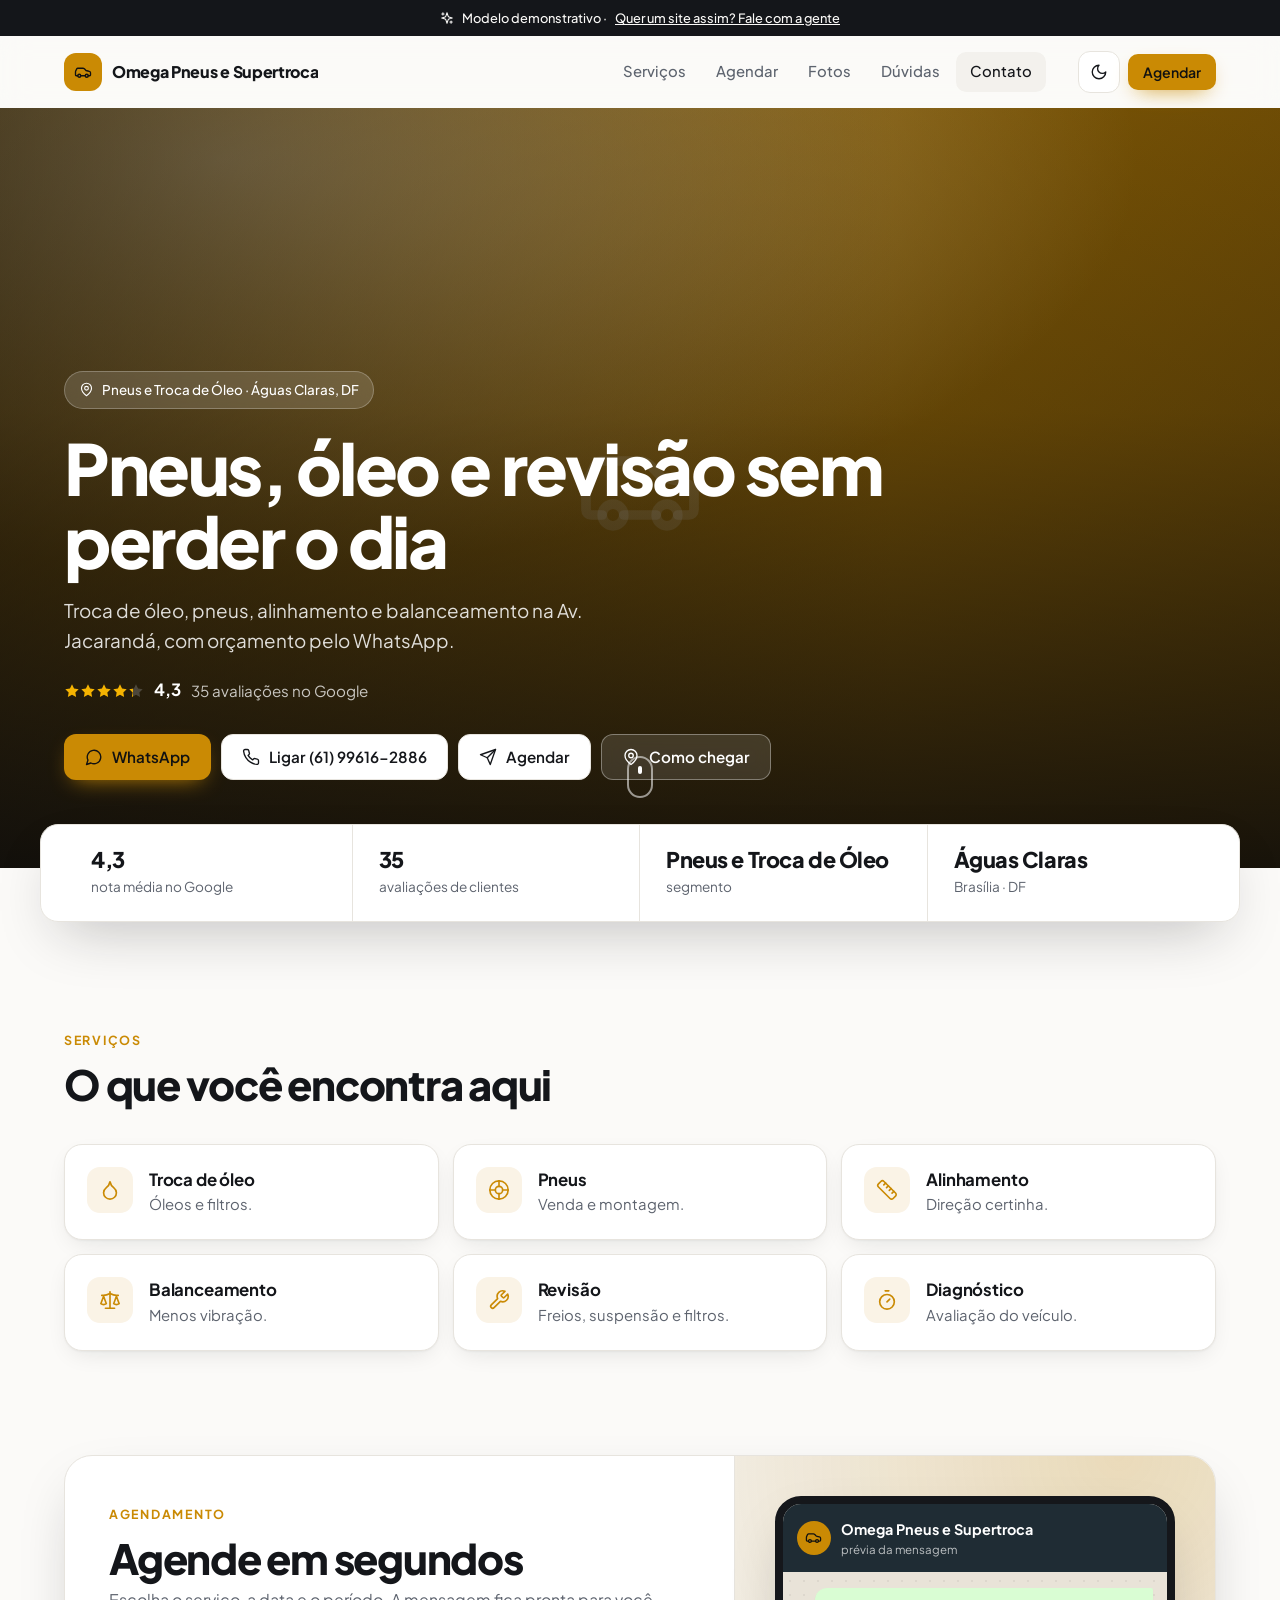
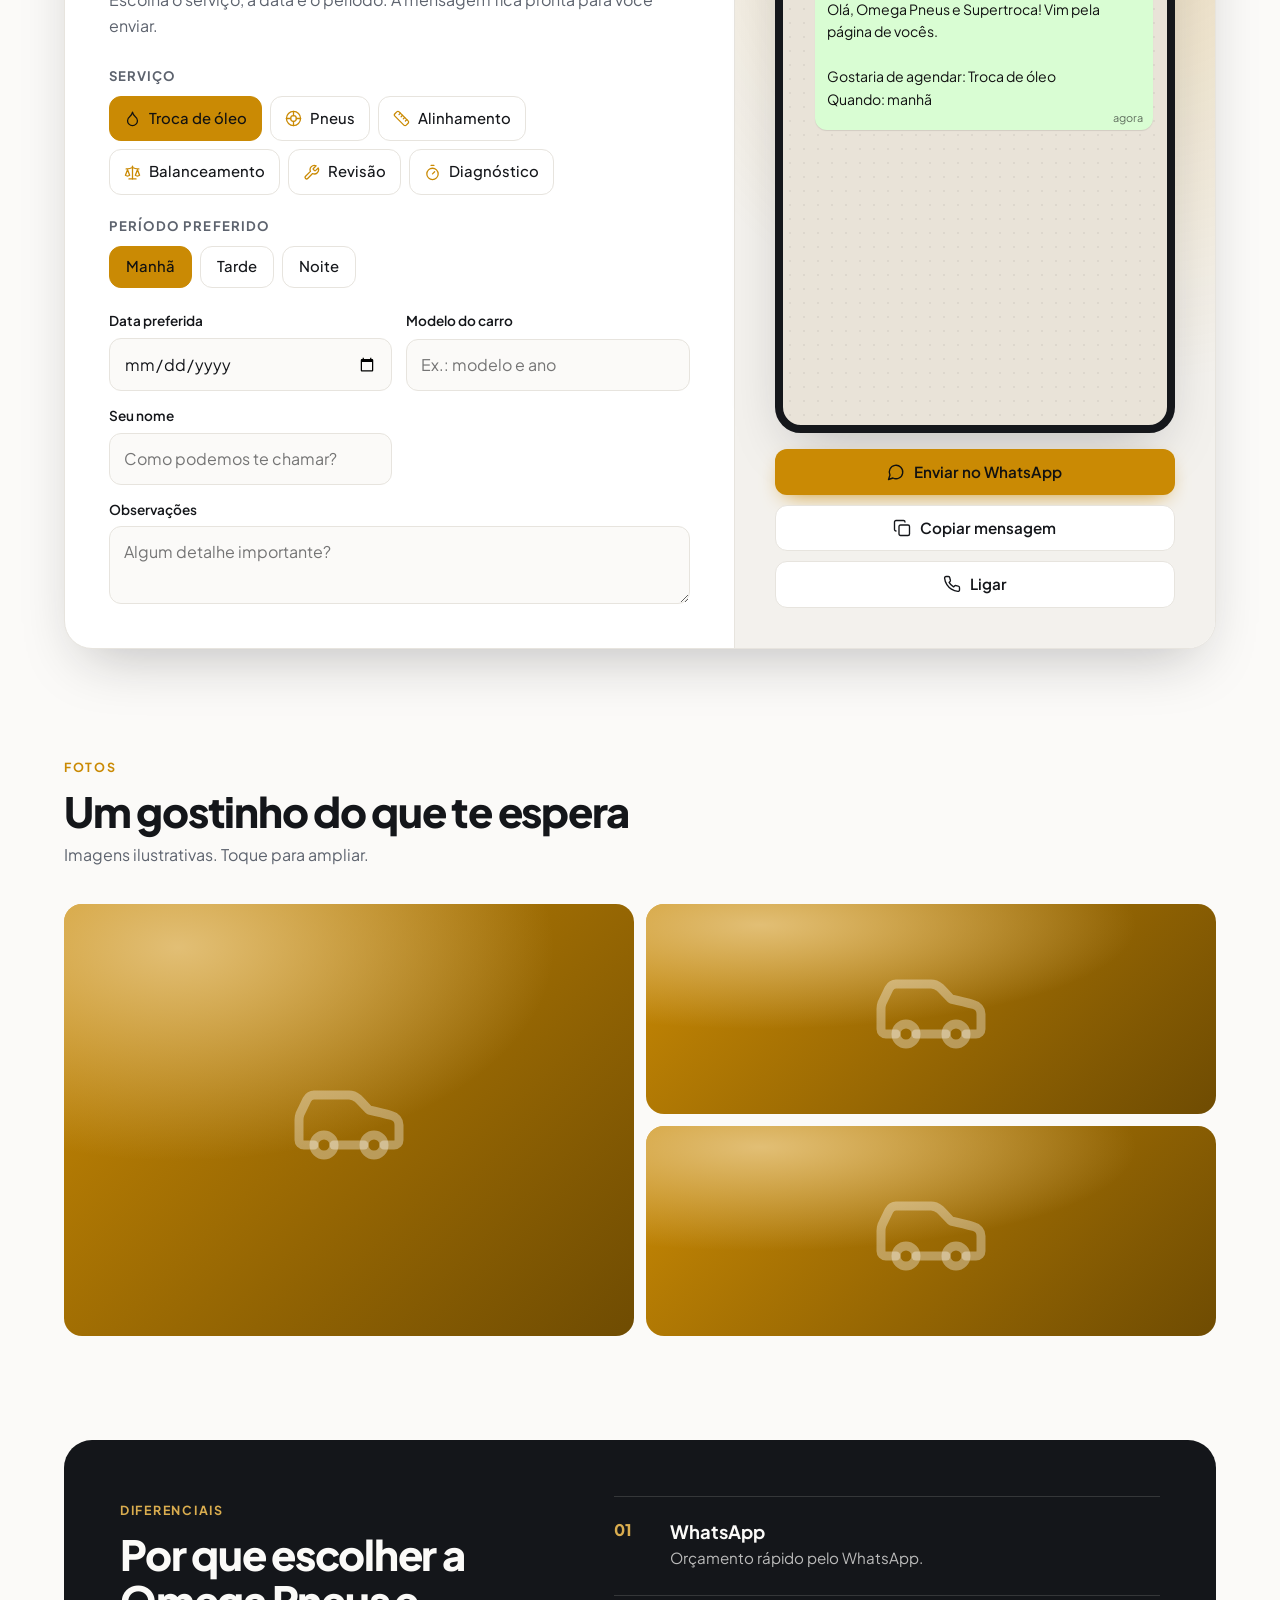
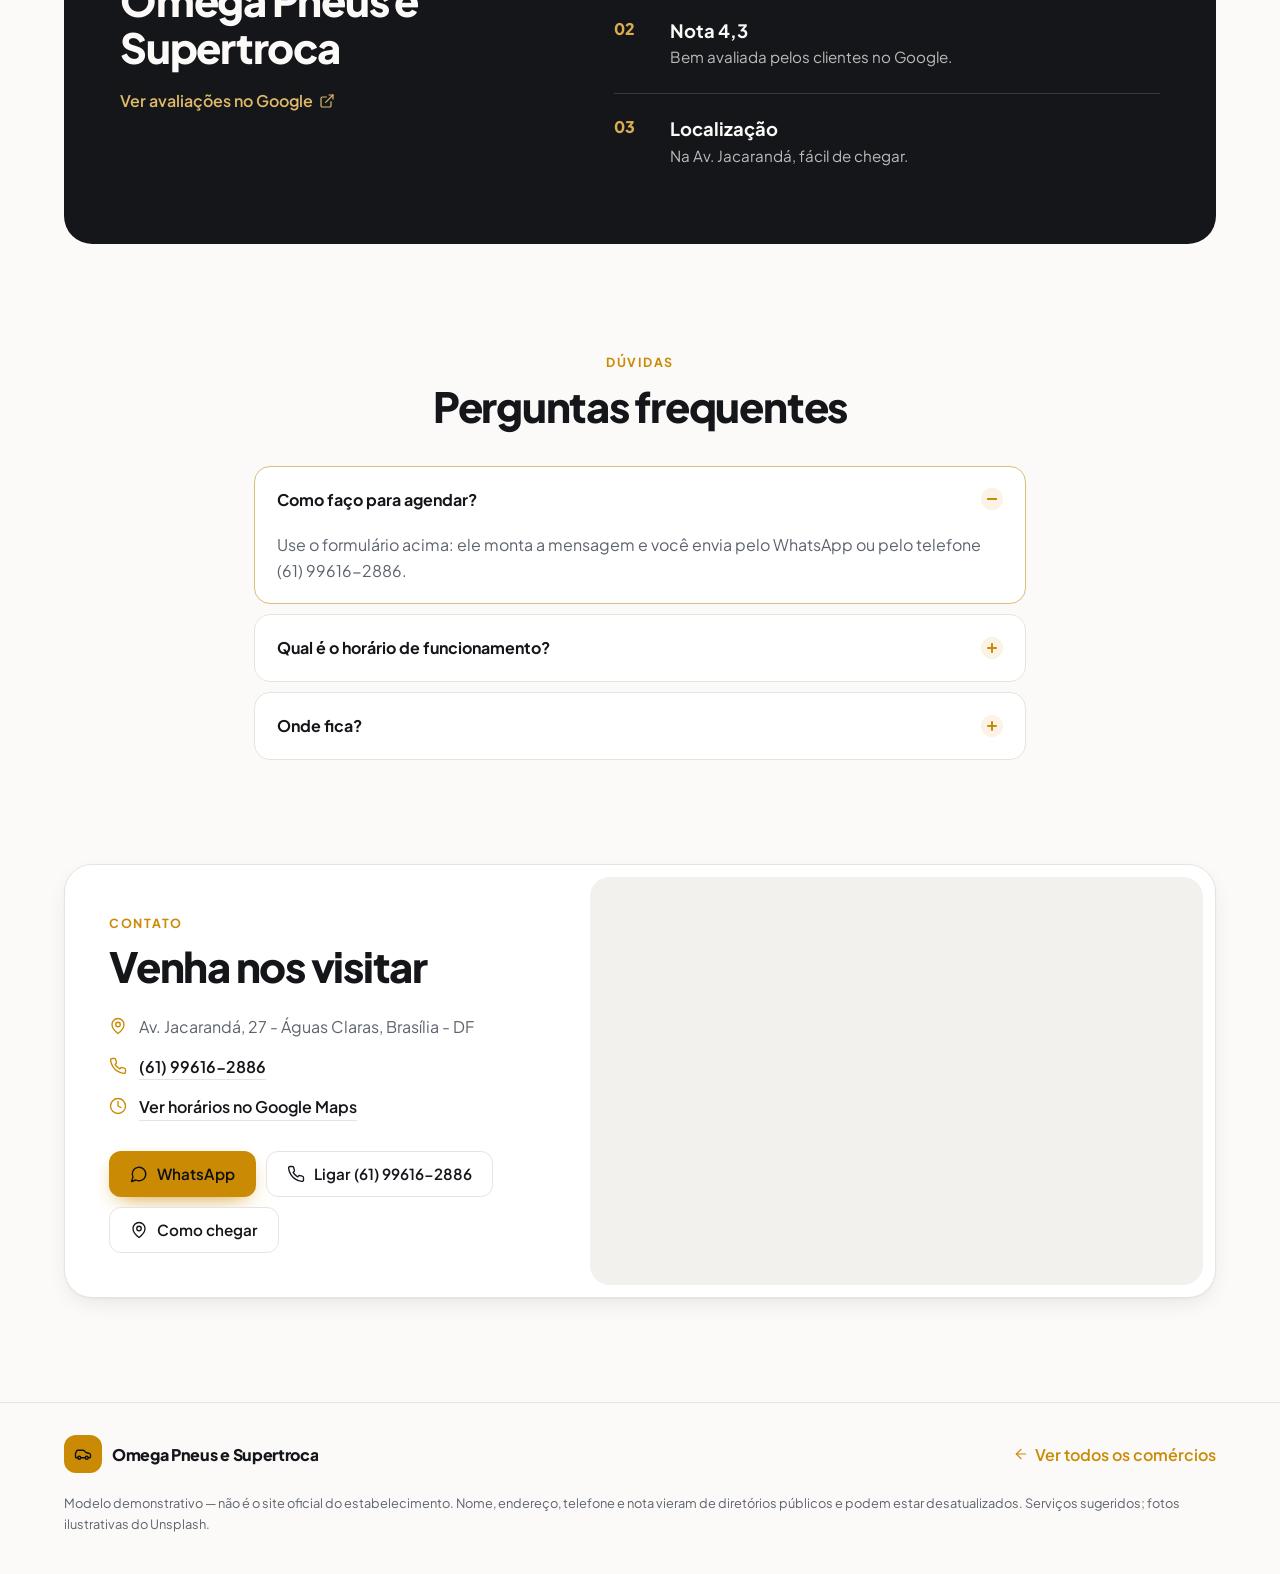
<file: landing-pages/omega-pneus/index.html>
<!DOCTYPE html>
<html lang="pt-BR">
<head>
<meta charset="UTF-8">
<meta name="viewport" content="width=device-width, initial-scale=1.0">
<title>Omega Pneus e Supertroca · Pneus e Troca de Óleo em Águas Claras</title>
<meta name="description" content="Troca de óleo, pneus, alinhamento e balanceamento na Av. Jacarandá, com orçamento pelo WhatsApp.">
<script>try{var t=localStorage.getItem('ac-theme');if(t)document.documentElement.dataset.theme=t}catch(e){}</script>
<link rel="preconnect" href="https://fonts.googleapis.com"><link rel="preconnect" href="https://fonts.gstatic.com" crossorigin><link href="https://fonts.googleapis.com/css2?family=Plus+Jakarta+Sans:wght@400;500;600;700;800&display=swap" rel="stylesheet">
<link rel="stylesheet" href="../assets/style.css">
<style>:root{--a:#ca8a04;--ink:#111}</style>
</head>
<body>
<div class="progress" aria-hidden="true"></div>
<div class="notice"><svg class="i" viewBox="0 0 24 24" fill="none" stroke="currentColor" stroke-width="1.8" stroke-linecap="round" stroke-linejoin="round" aria-hidden="true"><path d="m12 3-1.9 5.8a2 2 0 0 1-1.3 1.3L3 12l5.8 1.9a2 2 0 0 1 1.3 1.3L12 21l1.9-5.8a2 2 0 0 1 1.3-1.3L21 12l-5.8-1.9a2 2 0 0 1-1.3-1.3Z"/><path d="M5 3v4"/><path d="M3 5h4"/><path d="M19 17v4"/><path d="M17 19h4"/></svg>Modelo demonstrativo · <a href="../index.html#quero" style="text-decoration:underline">Quer um site assim? Fale com a gente</a></div>
<header class="header">
  <div class="wrap header-in">
    <a class="brand" href="#inicio"><span class="brand-mark"><svg class="i" viewBox="0 0 24 24" fill="none" stroke="currentColor" stroke-width="1.8" stroke-linecap="round" stroke-linejoin="round" aria-hidden="true"><path d="M19 17h2c.6 0 1-.4 1-1v-3c0-.9-.7-1.7-1.5-1.9C18.7 10.6 16 10 16 10s-1.3-1.4-2.2-2.3c-.5-.4-1.1-.7-1.8-.7H5c-.6 0-1.1.4-1.4.9l-1.4 2.9A3.7 3.7 0 0 0 2 12v4c0 .6.4 1 1 1h2"/><circle cx="7" cy="17" r="2"/><path d="M9 17h6"/><circle cx="17" cy="17" r="2"/></svg></span><span class="brand-name">Omega Pneus e Supertroca</span></a>
    <nav class="menu" id="menu">
      <a href="#servicos">Serviços</a><a href="#pedido">Agendar</a><a href="#galeria">Fotos</a><a href="#duvidas">Dúvidas</a><a href="#contato">Contato</a>
    </nav>
    <div class="header-act"><button class="icon-btn theme" type="button" aria-label="Alternar tema claro/escuro"><svg class="i i-moon" viewBox="0 0 24 24" fill="none" stroke="currentColor" stroke-width="1.8" stroke-linecap="round" stroke-linejoin="round" aria-hidden="true"><path d="M12 3a6 6 0 0 0 9 9 9 9 0 1 1-9-9Z"/></svg><svg class="i i-sun" viewBox="0 0 24 24" fill="none" stroke="currentColor" stroke-width="1.8" stroke-linecap="round" stroke-linejoin="round" aria-hidden="true"><circle cx="12" cy="12" r="4"/><path d="M12 2v2"/><path d="M12 20v2"/><path d="m4.93 4.93 1.41 1.41"/><path d="m17.66 17.66 1.41 1.41"/><path d="M2 12h2"/><path d="M20 12h2"/><path d="m6.34 17.66-1.41 1.41"/><path d="m19.07 4.93-1.41 1.41"/></svg></button>
      <a class="btn btn-a btn-sm hide-sm" href="#pedido">Agendar</a>
      <button class="icon-btn burger" type="button" aria-label="Abrir menu" aria-expanded="false" aria-controls="menu"><svg class="i i-open" viewBox="0 0 24 24" fill="none" stroke="currentColor" stroke-width="1.8" stroke-linecap="round" stroke-linejoin="round" aria-hidden="true"><path d="M4 6h16"/><path d="M4 12h16"/><path d="M4 18h16"/></svg><svg class="i i-close" viewBox="0 0 24 24" fill="none" stroke="currentColor" stroke-width="1.8" stroke-linecap="round" stroke-linejoin="round" aria-hidden="true"><path d="M18 6 6 18"/><path d="m6 6 12 12"/></svg></button>
    </div>
  </div>
</header>

<main>
<section id="inicio" class="hero">
  <div class="ph hero-bg"><svg class="ph-ico" viewBox="0 0 24 24" fill="none" stroke="currentColor" stroke-width="1.8" stroke-linecap="round" stroke-linejoin="round" aria-hidden="true"><path d="M19 17h2c.6 0 1-.4 1-1v-3c0-.9-.7-1.7-1.5-1.9C18.7 10.6 16 10 16 10s-1.3-1.4-2.2-2.3c-.5-.4-1.1-.7-1.8-.7H5c-.6 0-1.1.4-1.4.9l-1.4 2.9A3.7 3.7 0 0 0 2 12v4c0 .6.4 1 1 1h2"/><circle cx="7" cy="17" r="2"/><path d="M9 17h6"/><circle cx="17" cy="17" r="2"/></svg><img src="https://images.unsplash.com/photo-1486262715619-67b85e0b08d3?auto=format&fit=crop&w=2000&q=80" alt="" loading="eager" onerror="this.remove()"></div>
  <div class="hero-shade"></div>
  <div class="wrap hero-in">
    <span class="pill"><svg class="i" viewBox="0 0 24 24" fill="none" stroke="currentColor" stroke-width="1.8" stroke-linecap="round" stroke-linejoin="round" aria-hidden="true"><path d="M20 10c0 6-8 12-8 12s-8-6-8-12a8 8 0 0 1 16 0Z"/><circle cx="12" cy="10" r="3"/></svg>Pneus e Troca de Óleo · Águas Claras, DF</span>
    <h1>Pneus, óleo e revisão sem perder o dia</h1>
    <p class="hero-sub">Troca de óleo, pneus, alinhamento e balanceamento na Av. Jacarandá, com orçamento pelo WhatsApp.</p>
    <div class="hero-rating"><span class="stars" style="--v:86%" aria-label="4,3 de 5 estrelas"></span><b>4,3</b><span>35 avaliações no Google</span></div>
    <div class="ctas"><a class="btn btn-a" href="https://wa.me/5561996162886" target="_blank" rel="noopener"><svg class="i" viewBox="0 0 24 24" fill="none" stroke="currentColor" stroke-width="1.8" stroke-linecap="round" stroke-linejoin="round" aria-hidden="true"><path d="M7.9 20A9 9 0 1 0 4 16.1L2 22Z"/></svg>WhatsApp</a><a class="btn btn-light" href="tel:+5561996162886"><svg class="i" viewBox="0 0 24 24" fill="none" stroke="currentColor" stroke-width="1.8" stroke-linecap="round" stroke-linejoin="round" aria-hidden="true"><path d="M22 16.92v3a2 2 0 0 1-2.18 2 19.79 19.79 0 0 1-8.63-3.07 19.5 19.5 0 0 1-6-6 19.79 19.79 0 0 1-3.07-8.67A2 2 0 0 1 4.11 2h3a2 2 0 0 1 2 1.72c.13.96.36 1.9.7 2.81a2 2 0 0 1-.45 2.11L8.09 9.91a16 16 0 0 0 6 6l1.27-1.27a2 2 0 0 1 2.11-.45c.91.34 1.85.57 2.81.7A2 2 0 0 1 22 16.92z"/></svg>Ligar (61) 99616-2886</a><a class="btn btn-light" href="#pedido"><svg class="i" viewBox="0 0 24 24" fill="none" stroke="currentColor" stroke-width="1.8" stroke-linecap="round" stroke-linejoin="round" aria-hidden="true"><path d="m22 2-7 20-4-9-9-4Z"/><path d="M22 2 11 13"/></svg>Agendar</a><a class="btn btn-ghost" href="https://www.google.com/maps/search/?api=1&query=Omega%20Pneus%20e%20Supertroca%20Av.%20Jacarand%C3%A1%2C%2027%20-%20%C3%81guas%20Claras%2C%20Bras%C3%ADlia%20-%20DF" target="_blank" rel="noopener"><svg class="i" viewBox="0 0 24 24" fill="none" stroke="currentColor" stroke-width="1.8" stroke-linecap="round" stroke-linejoin="round" aria-hidden="true"><path d="M20 10c0 6-8 12-8 12s-8-6-8-12a8 8 0 0 1 16 0Z"/><circle cx="12" cy="10" r="3"/></svg>Como chegar</a></div>
  </div>
  <a class="scroll-hint" href="#servicos" aria-label="Rolar para serviços"><span></span></a>
</section>

<section class="wrap trust reveal"><div class="trust-item"><strong data-count="4,3">4,3</strong><span>nota média no Google</span></div><div class="trust-item"><strong data-count="35">35</strong><span>avaliações de clientes</span></div><div class="trust-item"><strong>Pneus e Troca de Óleo</strong><span>segmento</span></div><div class="trust-item"><strong>Águas Claras</strong><span>Brasília · DF</span></div></section>

<section id="servicos" class="secao wrap">
  <div class="sec-head reveal"><span class="kicker">Serviços</span><h2>O que você encontra aqui</h2></div>
  <div class="svcs"><article class="svc reveal" style="--d:0ms"><span class="svc-ico"><svg class="i" viewBox="0 0 24 24" fill="none" stroke="currentColor" stroke-width="1.8" stroke-linecap="round" stroke-linejoin="round" aria-hidden="true"><path d="M12 22a7 7 0 0 0 7-7c0-2-1-3.9-3-5.5s-3.5-4-4-6.5c-.5 2.5-2 4.9-4 6.5C6 11.1 5 13 5 15a7 7 0 0 0 7 7z"/></svg></span><div><h3>Troca de óleo</h3><p>Óleos e filtros.</p></div></article><article class="svc reveal" style="--d:50ms"><span class="svc-ico"><svg class="i" viewBox="0 0 24 24" fill="none" stroke="currentColor" stroke-width="1.8" stroke-linecap="round" stroke-linejoin="round" aria-hidden="true"><circle cx="12" cy="12" r="10"/><circle cx="12" cy="12" r="4"/><path d="M12 2v6"/><path d="M12 16v6"/><path d="M2 12h6"/><path d="M16 12h6"/></svg></span><div><h3>Pneus</h3><p>Venda e montagem.</p></div></article><article class="svc reveal" style="--d:100ms"><span class="svc-ico"><svg class="i" viewBox="0 0 24 24" fill="none" stroke="currentColor" stroke-width="1.8" stroke-linecap="round" stroke-linejoin="round" aria-hidden="true"><path d="M21.3 15.3a2.4 2.4 0 0 1 0 3.4l-2.6 2.6a2.4 2.4 0 0 1-3.4 0L2.7 8.7a2.41 2.41 0 0 1 0-3.4l2.6-2.6a2.41 2.41 0 0 1 3.4 0Z"/><path d="m14.5 12.5 2-2"/><path d="m11.5 9.5 2-2"/><path d="m8.5 6.5 2-2"/><path d="m17.5 15.5 2-2"/></svg></span><div><h3>Alinhamento</h3><p>Direção certinha.</p></div></article><article class="svc reveal" style="--d:150ms"><span class="svc-ico"><svg class="i" viewBox="0 0 24 24" fill="none" stroke="currentColor" stroke-width="1.8" stroke-linecap="round" stroke-linejoin="round" aria-hidden="true"><path d="m16 16 3-8 3 8c-.87.65-1.92 1-3 1s-2.13-.35-3-1Z"/><path d="m2 16 3-8 3 8c-.87.65-1.92 1-3 1s-2.13-.35-3-1Z"/><path d="M7 21h10"/><path d="M12 3v18"/><path d="M3 7h2c2 0 5-1 7-2 2 1 5 2 7 2h2"/></svg></span><div><h3>Balanceamento</h3><p>Menos vibração.</p></div></article><article class="svc reveal" style="--d:200ms"><span class="svc-ico"><svg class="i" viewBox="0 0 24 24" fill="none" stroke="currentColor" stroke-width="1.8" stroke-linecap="round" stroke-linejoin="round" aria-hidden="true"><path d="M14.7 6.3a1 1 0 0 0 0 1.4l1.6 1.6a1 1 0 0 0 1.4 0l3.77-3.77a6 6 0 0 1-7.94 7.94l-6.91 6.91a2.12 2.12 0 0 1-3-3l6.91-6.91a6 6 0 0 1 7.94-7.94l-3.76 3.76z"/></svg></span><div><h3>Revisão</h3><p>Freios, suspensão e filtros.</p></div></article><article class="svc reveal" style="--d:250ms"><span class="svc-ico"><svg class="i" viewBox="0 0 24 24" fill="none" stroke="currentColor" stroke-width="1.8" stroke-linecap="round" stroke-linejoin="round" aria-hidden="true"><line x1="10" x2="14" y1="2" y2="2"/><line x1="12" x2="15" y1="14" y2="11"/><circle cx="12" cy="14" r="8"/></svg></span><div><h3>Diagnóstico</h3><p>Avaliação do veículo.</p></div></article></div>
</section>

<section id="pedido" class="secao wrap">
  <div class="builder reveal" data-builder>
    <div class="builder-form">
      <span class="kicker">Agendamento</span>
      <h2>Agende em segundos</h2>
      <p class="muted">Escolha o serviço, a data e o período. A mensagem fica pronta para você enviar.</p>
      <p class="lbl">Serviço</p><div class="chips"><label class="chip-opt"><input type="radio" name="servico" value="Troca de óleo" checked><span><svg class="i" viewBox="0 0 24 24" fill="none" stroke="currentColor" stroke-width="1.8" stroke-linecap="round" stroke-linejoin="round" aria-hidden="true"><path d="M12 22a7 7 0 0 0 7-7c0-2-1-3.9-3-5.5s-3.5-4-4-6.5c-.5 2.5-2 4.9-4 6.5C6 11.1 5 13 5 15a7 7 0 0 0 7 7z"/></svg>Troca de óleo</span></label><label class="chip-opt"><input type="radio" name="servico" value="Pneus"><span><svg class="i" viewBox="0 0 24 24" fill="none" stroke="currentColor" stroke-width="1.8" stroke-linecap="round" stroke-linejoin="round" aria-hidden="true"><circle cx="12" cy="12" r="10"/><circle cx="12" cy="12" r="4"/><path d="M12 2v6"/><path d="M12 16v6"/><path d="M2 12h6"/><path d="M16 12h6"/></svg>Pneus</span></label><label class="chip-opt"><input type="radio" name="servico" value="Alinhamento"><span><svg class="i" viewBox="0 0 24 24" fill="none" stroke="currentColor" stroke-width="1.8" stroke-linecap="round" stroke-linejoin="round" aria-hidden="true"><path d="M21.3 15.3a2.4 2.4 0 0 1 0 3.4l-2.6 2.6a2.4 2.4 0 0 1-3.4 0L2.7 8.7a2.41 2.41 0 0 1 0-3.4l2.6-2.6a2.41 2.41 0 0 1 3.4 0Z"/><path d="m14.5 12.5 2-2"/><path d="m11.5 9.5 2-2"/><path d="m8.5 6.5 2-2"/><path d="m17.5 15.5 2-2"/></svg>Alinhamento</span></label><label class="chip-opt"><input type="radio" name="servico" value="Balanceamento"><span><svg class="i" viewBox="0 0 24 24" fill="none" stroke="currentColor" stroke-width="1.8" stroke-linecap="round" stroke-linejoin="round" aria-hidden="true"><path d="m16 16 3-8 3 8c-.87.65-1.92 1-3 1s-2.13-.35-3-1Z"/><path d="m2 16 3-8 3 8c-.87.65-1.92 1-3 1s-2.13-.35-3-1Z"/><path d="M7 21h10"/><path d="M12 3v18"/><path d="M3 7h2c2 0 5-1 7-2 2 1 5 2 7 2h2"/></svg>Balanceamento</span></label><label class="chip-opt"><input type="radio" name="servico" value="Revisão"><span><svg class="i" viewBox="0 0 24 24" fill="none" stroke="currentColor" stroke-width="1.8" stroke-linecap="round" stroke-linejoin="round" aria-hidden="true"><path d="M14.7 6.3a1 1 0 0 0 0 1.4l1.6 1.6a1 1 0 0 0 1.4 0l3.77-3.77a6 6 0 0 1-7.94 7.94l-6.91 6.91a2.12 2.12 0 0 1-3-3l6.91-6.91a6 6 0 0 1 7.94-7.94l-3.76 3.76z"/></svg>Revisão</span></label><label class="chip-opt"><input type="radio" name="servico" value="Diagnóstico"><span><svg class="i" viewBox="0 0 24 24" fill="none" stroke="currentColor" stroke-width="1.8" stroke-linecap="round" stroke-linejoin="round" aria-hidden="true"><line x1="10" x2="14" y1="2" y2="2"/><line x1="12" x2="15" y1="14" y2="11"/><circle cx="12" cy="14" r="8"/></svg>Diagnóstico</span></label></div><p class="lbl">Período preferido</p><div class="chips"><label class="chip-opt sm"><input type="radio" name="periodo" value="Manhã" checked><span>Manhã</span></label><label class="chip-opt sm"><input type="radio" name="periodo" value="Tarde"><span>Tarde</span></label><label class="chip-opt sm"><input type="radio" name="periodo" value="Noite"><span>Noite</span></label></div>
      <div class="fields"><label class="field"><span>Data preferida</span><input type="date" name="data"></label><label class="field"><span>Modelo do carro</span><input type="text" name="extra" data-label="Modelo do carro" placeholder="Ex.: modelo e ano"></label>
        <label class="field"><span>Seu nome</span><input type="text" name="cliente" placeholder="Como podemos te chamar?" autocomplete="name"></label>
        <label class="field full"><span>Observações</span><textarea name="obs" rows="2" placeholder="Algum detalhe importante?"></textarea></label>
      </div>
    </div>
    <aside class="builder-preview">
      <div class="phone">
        <div class="phone-top"><span class="avatar"><svg class="i" viewBox="0 0 24 24" fill="none" stroke="currentColor" stroke-width="1.8" stroke-linecap="round" stroke-linejoin="round" aria-hidden="true"><path d="M19 17h2c.6 0 1-.4 1-1v-3c0-.9-.7-1.7-1.5-1.9C18.7 10.6 16 10 16 10s-1.3-1.4-2.2-2.3c-.5-.4-1.1-.7-1.8-.7H5c-.6 0-1.1.4-1.4.9l-1.4 2.9A3.7 3.7 0 0 0 2 12v4c0 .6.4 1 1 1h2"/><circle cx="7" cy="17" r="2"/><path d="M9 17h6"/><circle cx="17" cy="17" r="2"/></svg></span><div><b>Omega Pneus e Supertroca</b><small>prévia da mensagem</small></div></div>
        <div class="bubble"><pre data-preview></pre><span class="time">agora</span></div>
      </div>
      <div class="send"><button type="button" class="btn btn-a" data-send="zap"><svg class="i" viewBox="0 0 24 24" fill="none" stroke="currentColor" stroke-width="1.8" stroke-linecap="round" stroke-linejoin="round" aria-hidden="true"><path d="M7.9 20A9 9 0 1 0 4 16.1L2 22Z"/></svg>Enviar no WhatsApp</button><button type="button" class="btn btn-light" data-send="copy"><svg class="i" viewBox="0 0 24 24" fill="none" stroke="currentColor" stroke-width="1.8" stroke-linecap="round" stroke-linejoin="round" aria-hidden="true"><rect width="14" height="14" x="8" y="8" rx="2"/><path d="M4 16c-1.1 0-2-.9-2-2V4c0-1.1.9-2 2-2h10c1.1 0 2 .9 2 2"/></svg>Copiar mensagem</button><a class="btn btn-light" href="tel:+5561996162886"><svg class="i" viewBox="0 0 24 24" fill="none" stroke="currentColor" stroke-width="1.8" stroke-linecap="round" stroke-linejoin="round" aria-hidden="true"><path d="M22 16.92v3a2 2 0 0 1-2.18 2 19.79 19.79 0 0 1-8.63-3.07 19.5 19.5 0 0 1-6-6 19.79 19.79 0 0 1-3.07-8.67A2 2 0 0 1 4.11 2h3a2 2 0 0 1 2 1.72c.13.96.36 1.9.7 2.81a2 2 0 0 1-.45 2.11L8.09 9.91a16 16 0 0 0 6 6l1.27-1.27a2 2 0 0 1 2.11-.45c.91.34 1.85.57 2.81.7A2 2 0 0 1 22 16.92z"/></svg>Ligar</a></div>
      
    </aside>
  </div>
  <script type="application/json" id="cfg">{"nome": "Omega Pneus e Supertroca", "modo": "agenda", "zap": "5561996162886"}</script>
</section>

<section id="galeria" class="secao wrap">
  <div class="sec-head reveal"><span class="kicker">Fotos</span><h2>Um gostinho do que te espera</h2><p class="muted">Imagens ilustrativas. Toque para ampliar.</p></div>
  <div class="gallery n3 reveal"><button type="button" class="g-item g0" data-full="https://images.unsplash.com/photo-1486262715619-67b85e0b08d3?auto=format&fit=crop&w=1800&q=80" aria-label="Ampliar foto 1"><div class="ph"><svg class="ph-ico" viewBox="0 0 24 24" fill="none" stroke="currentColor" stroke-width="1.8" stroke-linecap="round" stroke-linejoin="round" aria-hidden="true"><path d="M19 17h2c.6 0 1-.4 1-1v-3c0-.9-.7-1.7-1.5-1.9C18.7 10.6 16 10 16 10s-1.3-1.4-2.2-2.3c-.5-.4-1.1-.7-1.8-.7H5c-.6 0-1.1.4-1.4.9l-1.4 2.9A3.7 3.7 0 0 0 2 12v4c0 .6.4 1 1 1h2"/><circle cx="7" cy="17" r="2"/><path d="M9 17h6"/><circle cx="17" cy="17" r="2"/></svg><img src="https://images.unsplash.com/photo-1486262715619-67b85e0b08d3?auto=format&fit=crop&w=900&q=80" alt="" loading="lazy" onerror="this.remove()"></div><span class="g-zoom"><svg class="i" viewBox="0 0 24 24" fill="none" stroke="currentColor" stroke-width="1.8" stroke-linecap="round" stroke-linejoin="round" aria-hidden="true"><path d="M15 3h6v6"/><path d="M9 21H3v-6"/><path d="M21 3l-7 7"/><path d="M3 21l7-7"/></svg></span></button><button type="button" class="g-item g1" data-full="https://images.unsplash.com/photo-1487754180451-c456f719a1fc?auto=format&fit=crop&w=1800&q=80" aria-label="Ampliar foto 2"><div class="ph"><svg class="ph-ico" viewBox="0 0 24 24" fill="none" stroke="currentColor" stroke-width="1.8" stroke-linecap="round" stroke-linejoin="round" aria-hidden="true"><path d="M19 17h2c.6 0 1-.4 1-1v-3c0-.9-.7-1.7-1.5-1.9C18.7 10.6 16 10 16 10s-1.3-1.4-2.2-2.3c-.5-.4-1.1-.7-1.8-.7H5c-.6 0-1.1.4-1.4.9l-1.4 2.9A3.7 3.7 0 0 0 2 12v4c0 .6.4 1 1 1h2"/><circle cx="7" cy="17" r="2"/><path d="M9 17h6"/><circle cx="17" cy="17" r="2"/></svg><img src="https://images.unsplash.com/photo-1487754180451-c456f719a1fc?auto=format&fit=crop&w=900&q=80" alt="" loading="lazy" onerror="this.remove()"></div><span class="g-zoom"><svg class="i" viewBox="0 0 24 24" fill="none" stroke="currentColor" stroke-width="1.8" stroke-linecap="round" stroke-linejoin="round" aria-hidden="true"><path d="M15 3h6v6"/><path d="M9 21H3v-6"/><path d="M21 3l-7 7"/><path d="M3 21l7-7"/></svg></span></button><button type="button" class="g-item g2" data-full="https://images.unsplash.com/photo-1580273916550-e323be2ae537?auto=format&fit=crop&w=1800&q=80" aria-label="Ampliar foto 3"><div class="ph"><svg class="ph-ico" viewBox="0 0 24 24" fill="none" stroke="currentColor" stroke-width="1.8" stroke-linecap="round" stroke-linejoin="round" aria-hidden="true"><path d="M19 17h2c.6 0 1-.4 1-1v-3c0-.9-.7-1.7-1.5-1.9C18.7 10.6 16 10 16 10s-1.3-1.4-2.2-2.3c-.5-.4-1.1-.7-1.8-.7H5c-.6 0-1.1.4-1.4.9l-1.4 2.9A3.7 3.7 0 0 0 2 12v4c0 .6.4 1 1 1h2"/><circle cx="7" cy="17" r="2"/><path d="M9 17h6"/><circle cx="17" cy="17" r="2"/></svg><img src="https://images.unsplash.com/photo-1580273916550-e323be2ae537?auto=format&fit=crop&w=900&q=80" alt="" loading="lazy" onerror="this.remove()"></div><span class="g-zoom"><svg class="i" viewBox="0 0 24 24" fill="none" stroke="currentColor" stroke-width="1.8" stroke-linecap="round" stroke-linejoin="round" aria-hidden="true"><path d="M15 3h6v6"/><path d="M9 21H3v-6"/><path d="M21 3l-7 7"/><path d="M3 21l7-7"/></svg></span></button></div>
</section>

<section class="secao wrap">
  <div class="why">
    <div class="why-head reveal"><span class="kicker">Diferenciais</span><h2>Por que escolher a Omega Pneus e Supertroca</h2>
      <a class="link" href="https://www.google.com/maps/search/?api=1&query=Omega%20Pneus%20e%20Supertroca%20Av.%20Jacarand%C3%A1%2C%2027%20-%20%C3%81guas%20Claras%2C%20Bras%C3%ADlia%20-%20DF" target="_blank" rel="noopener">Ver avaliações no Google <svg class="i" viewBox="0 0 24 24" fill="none" stroke="currentColor" stroke-width="1.8" stroke-linecap="round" stroke-linejoin="round" aria-hidden="true"><path d="M15 3h6v6"/><path d="M10 14 21 3"/><path d="M18 13v6a2 2 0 0 1-2 2H5a2 2 0 0 1-2-2V8a2 2 0 0 1 2-2h6"/></svg></a></div>
    <ol class="why-list"><li class="reveal" style="--d:0ms"><span class="n">01</span><h3>WhatsApp</h3><p>Orçamento rápido pelo WhatsApp.</p></li><li class="reveal" style="--d:80ms"><span class="n">02</span><h3>Nota 4,3</h3><p>Bem avaliada pelos clientes no Google.</p></li><li class="reveal" style="--d:160ms"><span class="n">03</span><h3>Localização</h3><p>Na Av. Jacarandá, fácil de chegar.</p></li></ol>
  </div>
</section>

<section id="duvidas" class="secao wrap narrow">
  <div class="sec-head reveal center"><span class="kicker">Dúvidas</span><h2>Perguntas frequentes</h2></div>
  <div class="faqs"><details class="faq reveal" open><summary>Como faço para agendar?<span class="pm"></span></summary><p>Use o formulário acima: ele monta a mensagem e você envia pelo WhatsApp ou pelo telefone (61) 99616-2886.</p></details><details class="faq reveal"><summary>Qual é o horário de funcionamento?<span class="pm"></span></summary><p>Os horários podem mudar em feriados e datas especiais. Confira o horário atualizado no <a href="https://www.google.com/maps/search/?api=1&query=Omega%20Pneus%20e%20Supertroca%20Av.%20Jacarand%C3%A1%2C%2027%20-%20%C3%81guas%20Claras%2C%20Bras%C3%ADlia%20-%20DF" target="_blank" rel="noopener">Google Maps</a>.</p></details><details class="faq reveal"><summary>Onde fica?<span class="pm"></span></summary><p>Av. Jacarandá, 27 - Águas Claras, Brasília - DF. Toque em “Como chegar” para abrir a rota no seu celular.</p></details></div>
</section>

<section id="contato" class="secao wrap">
  <div class="contact reveal">
    <div class="contact-info">
      <span class="kicker">Contato</span><h2>Venha nos visitar</h2>
      <ul class="info"><li><svg class="i" viewBox="0 0 24 24" fill="none" stroke="currentColor" stroke-width="1.8" stroke-linecap="round" stroke-linejoin="round" aria-hidden="true"><path d="M20 10c0 6-8 12-8 12s-8-6-8-12a8 8 0 0 1 16 0Z"/><circle cx="12" cy="10" r="3"/></svg><span>Av. Jacarandá, 27 - Águas Claras, Brasília - DF</span></li><li><svg class="i" viewBox="0 0 24 24" fill="none" stroke="currentColor" stroke-width="1.8" stroke-linecap="round" stroke-linejoin="round" aria-hidden="true"><path d="M22 16.92v3a2 2 0 0 1-2.18 2 19.79 19.79 0 0 1-8.63-3.07 19.5 19.5 0 0 1-6-6 19.79 19.79 0 0 1-3.07-8.67A2 2 0 0 1 4.11 2h3a2 2 0 0 1 2 1.72c.13.96.36 1.9.7 2.81a2 2 0 0 1-.45 2.11L8.09 9.91a16 16 0 0 0 6 6l1.27-1.27a2 2 0 0 1 2.11-.45c.91.34 1.85.57 2.81.7A2 2 0 0 1 22 16.92z"/></svg><a href="tel:+5561996162886">(61) 99616-2886</a></li><li><svg class="i" viewBox="0 0 24 24" fill="none" stroke="currentColor" stroke-width="1.8" stroke-linecap="round" stroke-linejoin="round" aria-hidden="true"><circle cx="12" cy="12" r="10"/><polyline points="12 6 12 12 16 14"/></svg><a href="https://www.google.com/maps/search/?api=1&query=Omega%20Pneus%20e%20Supertroca%20Av.%20Jacarand%C3%A1%2C%2027%20-%20%C3%81guas%20Claras%2C%20Bras%C3%ADlia%20-%20DF" target="_blank" rel="noopener">Ver horários no Google Maps</a></li></ul>
      <div class="ctas"><a class="btn btn-a" href="https://wa.me/5561996162886" target="_blank" rel="noopener"><svg class="i" viewBox="0 0 24 24" fill="none" stroke="currentColor" stroke-width="1.8" stroke-linecap="round" stroke-linejoin="round" aria-hidden="true"><path d="M7.9 20A9 9 0 1 0 4 16.1L2 22Z"/></svg>WhatsApp</a><a class="btn btn-light" href="tel:+5561996162886"><svg class="i" viewBox="0 0 24 24" fill="none" stroke="currentColor" stroke-width="1.8" stroke-linecap="round" stroke-linejoin="round" aria-hidden="true"><path d="M22 16.92v3a2 2 0 0 1-2.18 2 19.79 19.79 0 0 1-8.63-3.07 19.5 19.5 0 0 1-6-6 19.79 19.79 0 0 1-3.07-8.67A2 2 0 0 1 4.11 2h3a2 2 0 0 1 2 1.72c.13.96.36 1.9.7 2.81a2 2 0 0 1-.45 2.11L8.09 9.91a16 16 0 0 0 6 6l1.27-1.27a2 2 0 0 1 2.11-.45c.91.34 1.85.57 2.81.7A2 2 0 0 1 22 16.92z"/></svg>Ligar (61) 99616-2886</a><a class="btn btn-light" href="https://www.google.com/maps/search/?api=1&query=Omega%20Pneus%20e%20Supertroca%20Av.%20Jacarand%C3%A1%2C%2027%20-%20%C3%81guas%20Claras%2C%20Bras%C3%ADlia%20-%20DF" target="_blank" rel="noopener"><svg class="i" viewBox="0 0 24 24" fill="none" stroke="currentColor" stroke-width="1.8" stroke-linecap="round" stroke-linejoin="round" aria-hidden="true"><path d="M20 10c0 6-8 12-8 12s-8-6-8-12a8 8 0 0 1 16 0Z"/><circle cx="12" cy="10" r="3"/></svg>Como chegar</a></div>
    </div>
    <div class="map"><iframe title="Mapa de Omega Pneus e Supertroca" src="https://www.google.com/maps?q=Omega%20Pneus%20e%20Supertroca%20Av.%20Jacarand%C3%A1%2C%2027%20-%20%C3%81guas%20Claras%2C%20Bras%C3%ADlia%20-%20DF&output=embed" loading="lazy" referrerpolicy="no-referrer-when-downgrade"></iframe></div>
  </div>
</section>
</main>

<footer class="footer">
  <div class="wrap footer-in">
    <a class="brand" href="#inicio"><span class="brand-mark"><svg class="i" viewBox="0 0 24 24" fill="none" stroke="currentColor" stroke-width="1.8" stroke-linecap="round" stroke-linejoin="round" aria-hidden="true"><path d="M19 17h2c.6 0 1-.4 1-1v-3c0-.9-.7-1.7-1.5-1.9C18.7 10.6 16 10 16 10s-1.3-1.4-2.2-2.3c-.5-.4-1.1-.7-1.8-.7H5c-.6 0-1.1.4-1.4.9l-1.4 2.9A3.7 3.7 0 0 0 2 12v4c0 .6.4 1 1 1h2"/><circle cx="7" cy="17" r="2"/><path d="M9 17h6"/><circle cx="17" cy="17" r="2"/></svg></span><span class="brand-name">Omega Pneus e Supertroca</span></a>
    <a class="link" href="../index.html"><svg class="i" viewBox="0 0 24 24" fill="none" stroke="currentColor" stroke-width="1.8" stroke-linecap="round" stroke-linejoin="round" aria-hidden="true"><path d="M19 12H5"/><path d="m12 19-7-7 7-7"/></svg>Ver todos os comércios</a>
  </div>
  <p class="wrap disc">Modelo demonstrativo — não é o site oficial do estabelecimento. Nome, endereço, telefone e nota vieram de diretórios públicos e podem estar desatualizados. Serviços sugeridos; fotos ilustrativas do Unsplash.</p>
</footer>

<a class="fab" href="https://wa.me/5561996162886" target="_blank" rel="noopener" aria-label="Chamar no WhatsApp"><svg class="i" viewBox="0 0 24 24" fill="none" stroke="currentColor" stroke-width="1.8" stroke-linecap="round" stroke-linejoin="round" aria-hidden="true"><path d="M7.9 20A9 9 0 1 0 4 16.1L2 22Z"/></svg></a>
<nav class="mbar" aria-label="Ações rápidas"><a href="https://www.google.com/maps/search/?api=1&query=Omega%20Pneus%20e%20Supertroca%20Av.%20Jacarand%C3%A1%2C%2027%20-%20%C3%81guas%20Claras%2C%20Bras%C3%ADlia%20-%20DF" target="_blank" rel="noopener"><svg class="i" viewBox="0 0 24 24" fill="none" stroke="currentColor" stroke-width="1.8" stroke-linecap="round" stroke-linejoin="round" aria-hidden="true"><path d="M20 10c0 6-8 12-8 12s-8-6-8-12a8 8 0 0 1 16 0Z"/><circle cx="12" cy="10" r="3"/></svg>Rota</a><a href="tel:+5561996162886"><svg class="i" viewBox="0 0 24 24" fill="none" stroke="currentColor" stroke-width="1.8" stroke-linecap="round" stroke-linejoin="round" aria-hidden="true"><path d="M22 16.92v3a2 2 0 0 1-2.18 2 19.79 19.79 0 0 1-8.63-3.07 19.5 19.5 0 0 1-6-6 19.79 19.79 0 0 1-3.07-8.67A2 2 0 0 1 4.11 2h3a2 2 0 0 1 2 1.72c.13.96.36 1.9.7 2.81a2 2 0 0 1-.45 2.11L8.09 9.91a16 16 0 0 0 6 6l1.27-1.27a2 2 0 0 1 2.11-.45c.91.34 1.85.57 2.81.7A2 2 0 0 1 22 16.92z"/></svg>Ligar</a><a class="on" href="#pedido"><svg class="i" viewBox="0 0 24 24" fill="none" stroke="currentColor" stroke-width="1.8" stroke-linecap="round" stroke-linejoin="round" aria-hidden="true"><path d="m22 2-7 20-4-9-9-4Z"/><path d="M22 2 11 13"/></svg>Agendar</a></nav>
<div class="lightbox" hidden><button class="icon-btn lb-close" type="button" aria-label="Fechar"><svg class="i" viewBox="0 0 24 24" fill="none" stroke="currentColor" stroke-width="1.8" stroke-linecap="round" stroke-linejoin="round" aria-hidden="true"><path d="M18 6 6 18"/><path d="m6 6 12 12"/></svg></button><button class="icon-btn lb-prev" type="button" aria-label="Foto anterior"><svg class="i" viewBox="0 0 24 24" fill="none" stroke="currentColor" stroke-width="1.8" stroke-linecap="round" stroke-linejoin="round" aria-hidden="true"><path d="m15 18-6-6 6-6"/></svg></button><img alt=""><button class="icon-btn lb-next" type="button" aria-label="Próxima foto"><svg class="i" viewBox="0 0 24 24" fill="none" stroke="currentColor" stroke-width="1.8" stroke-linecap="round" stroke-linejoin="round" aria-hidden="true"><path d="m9 18 6-6-6-6"/></svg></button></div>
<div class="toast" role="status" aria-live="polite"></div>
<script src="../assets/app.js"></script>
</body>
</html>
</file>
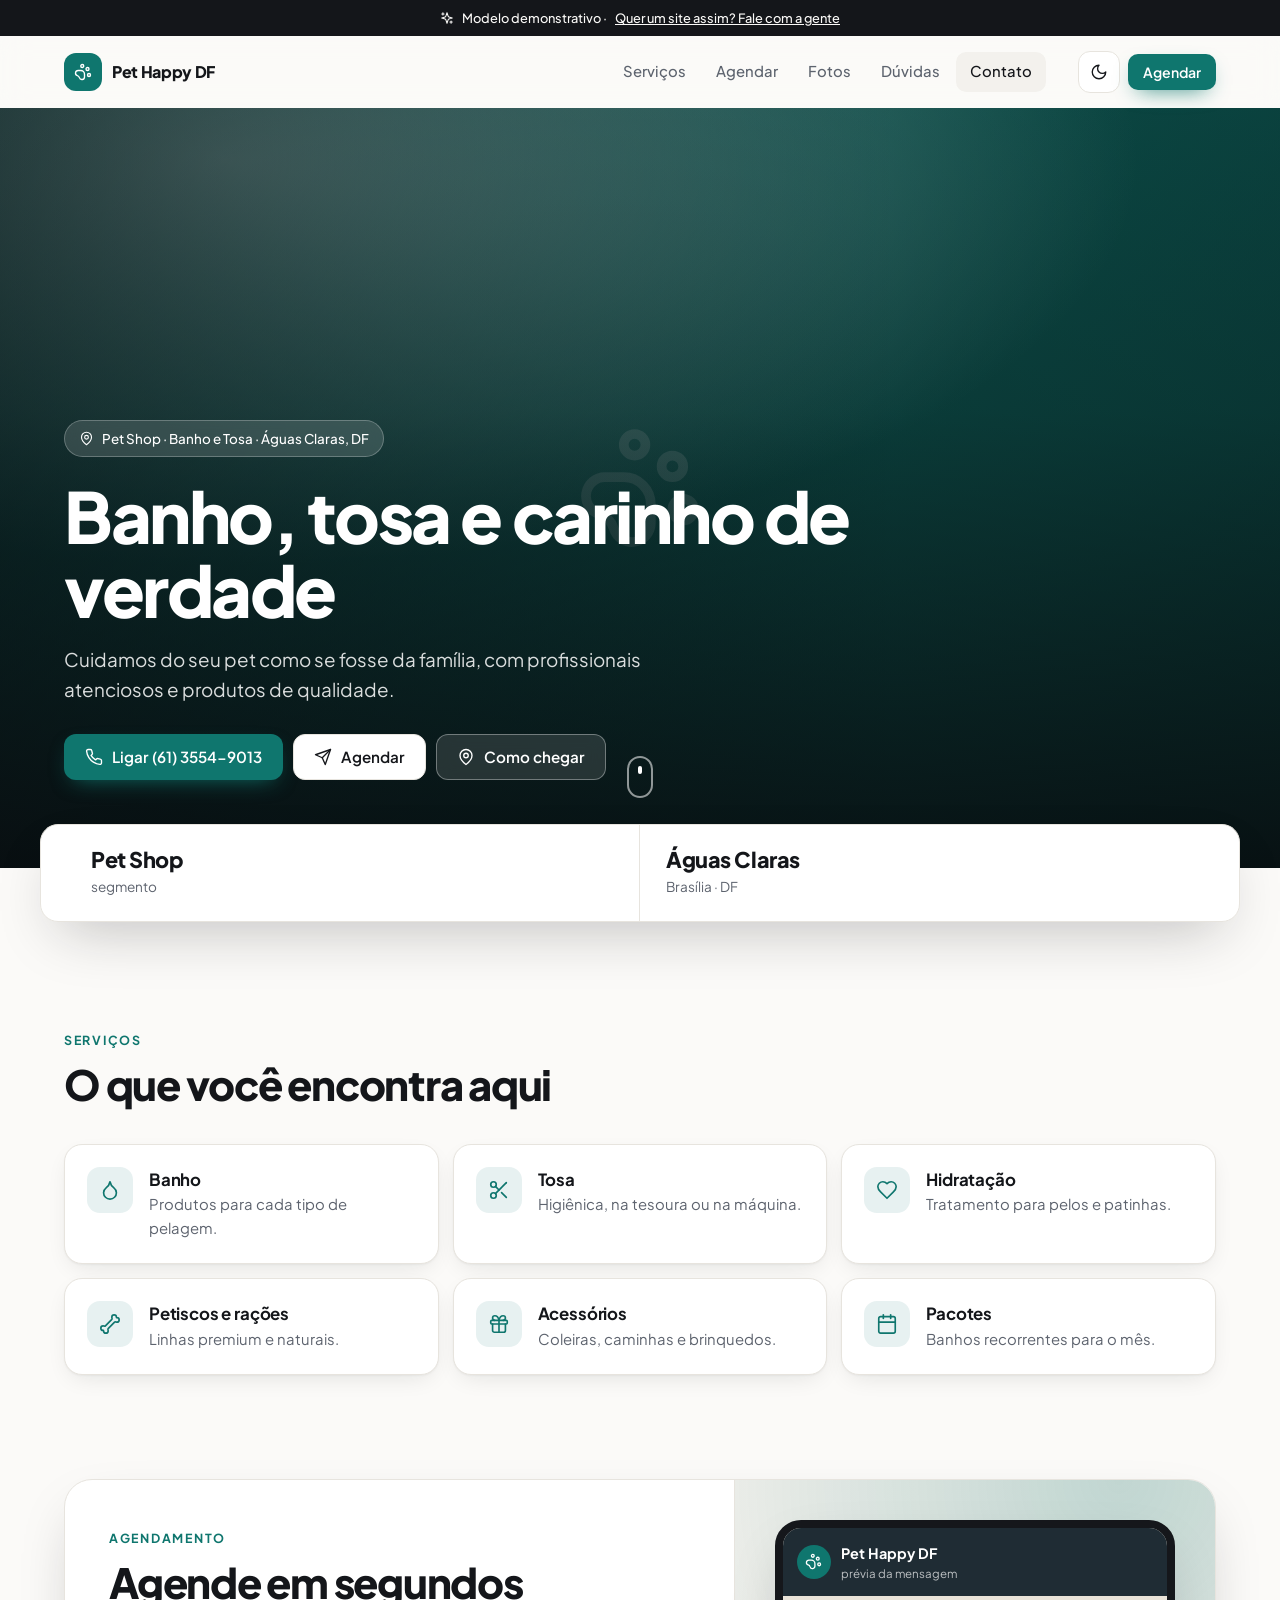
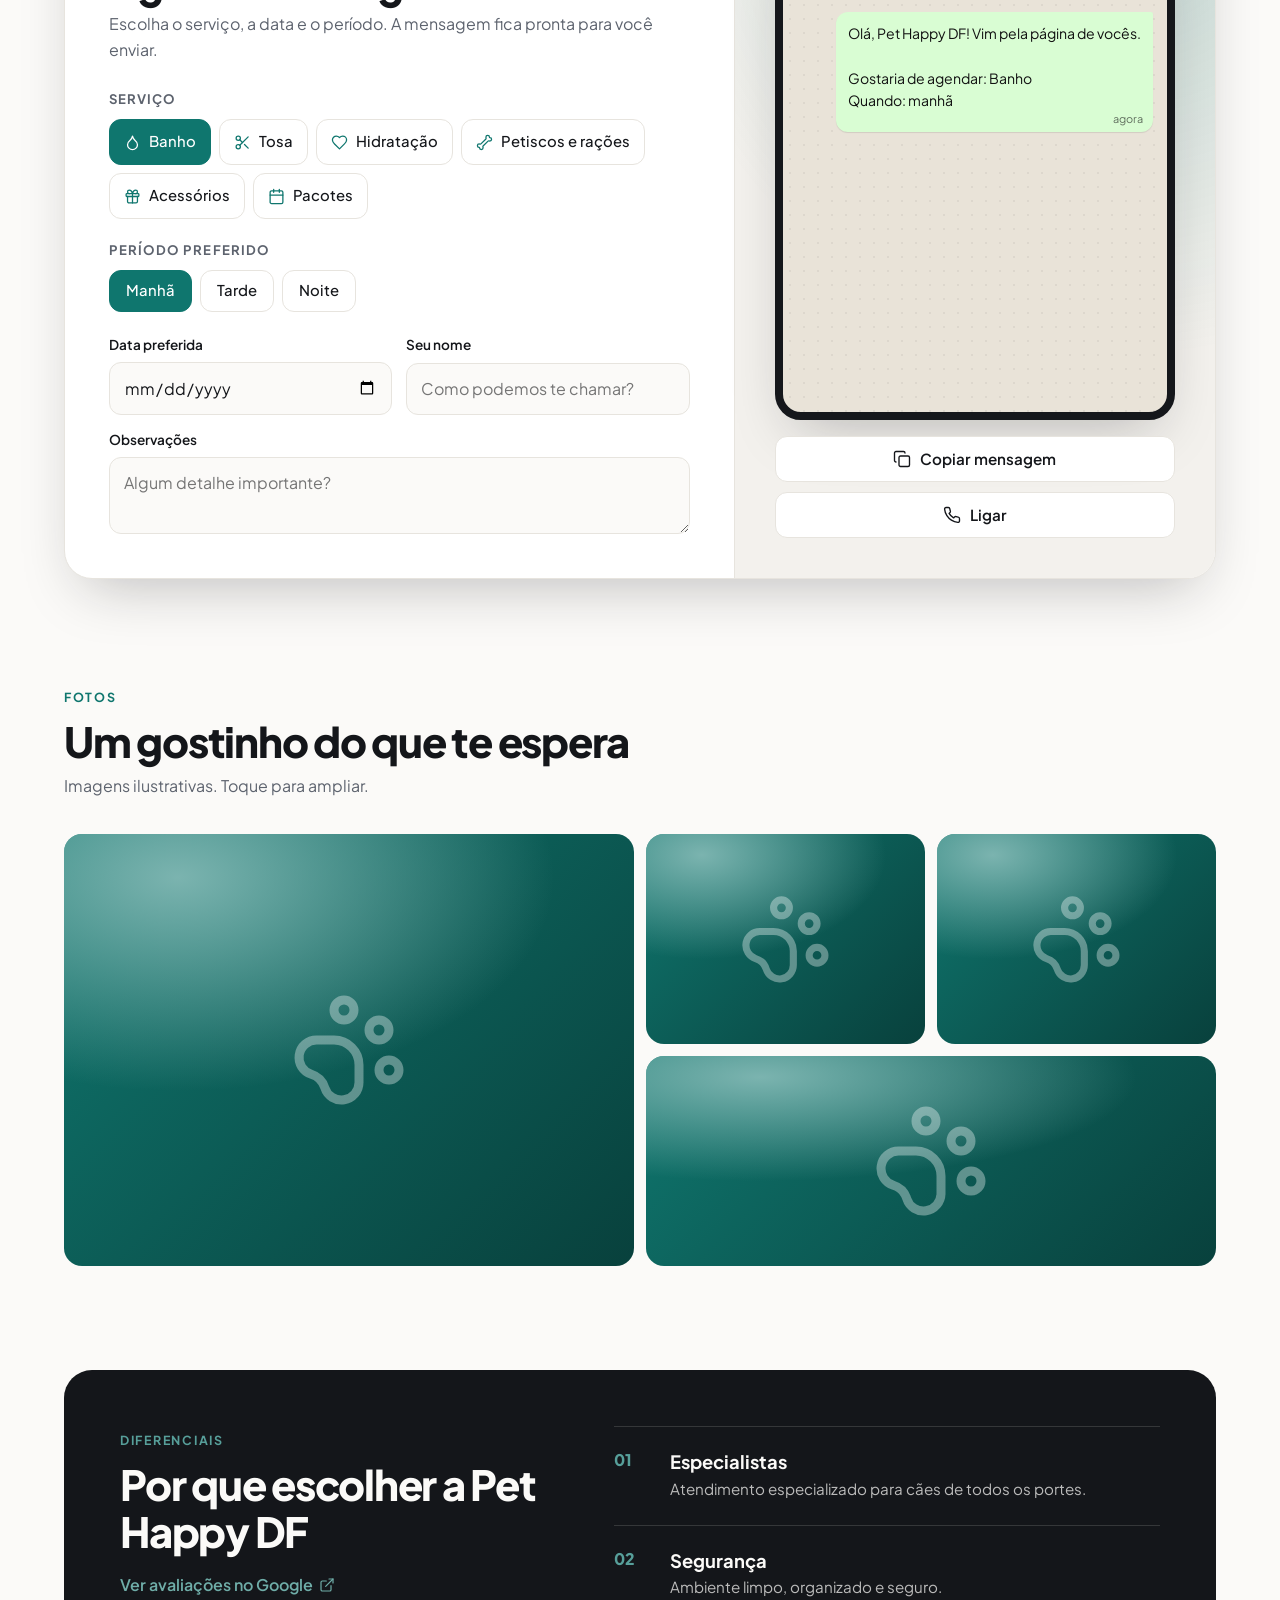
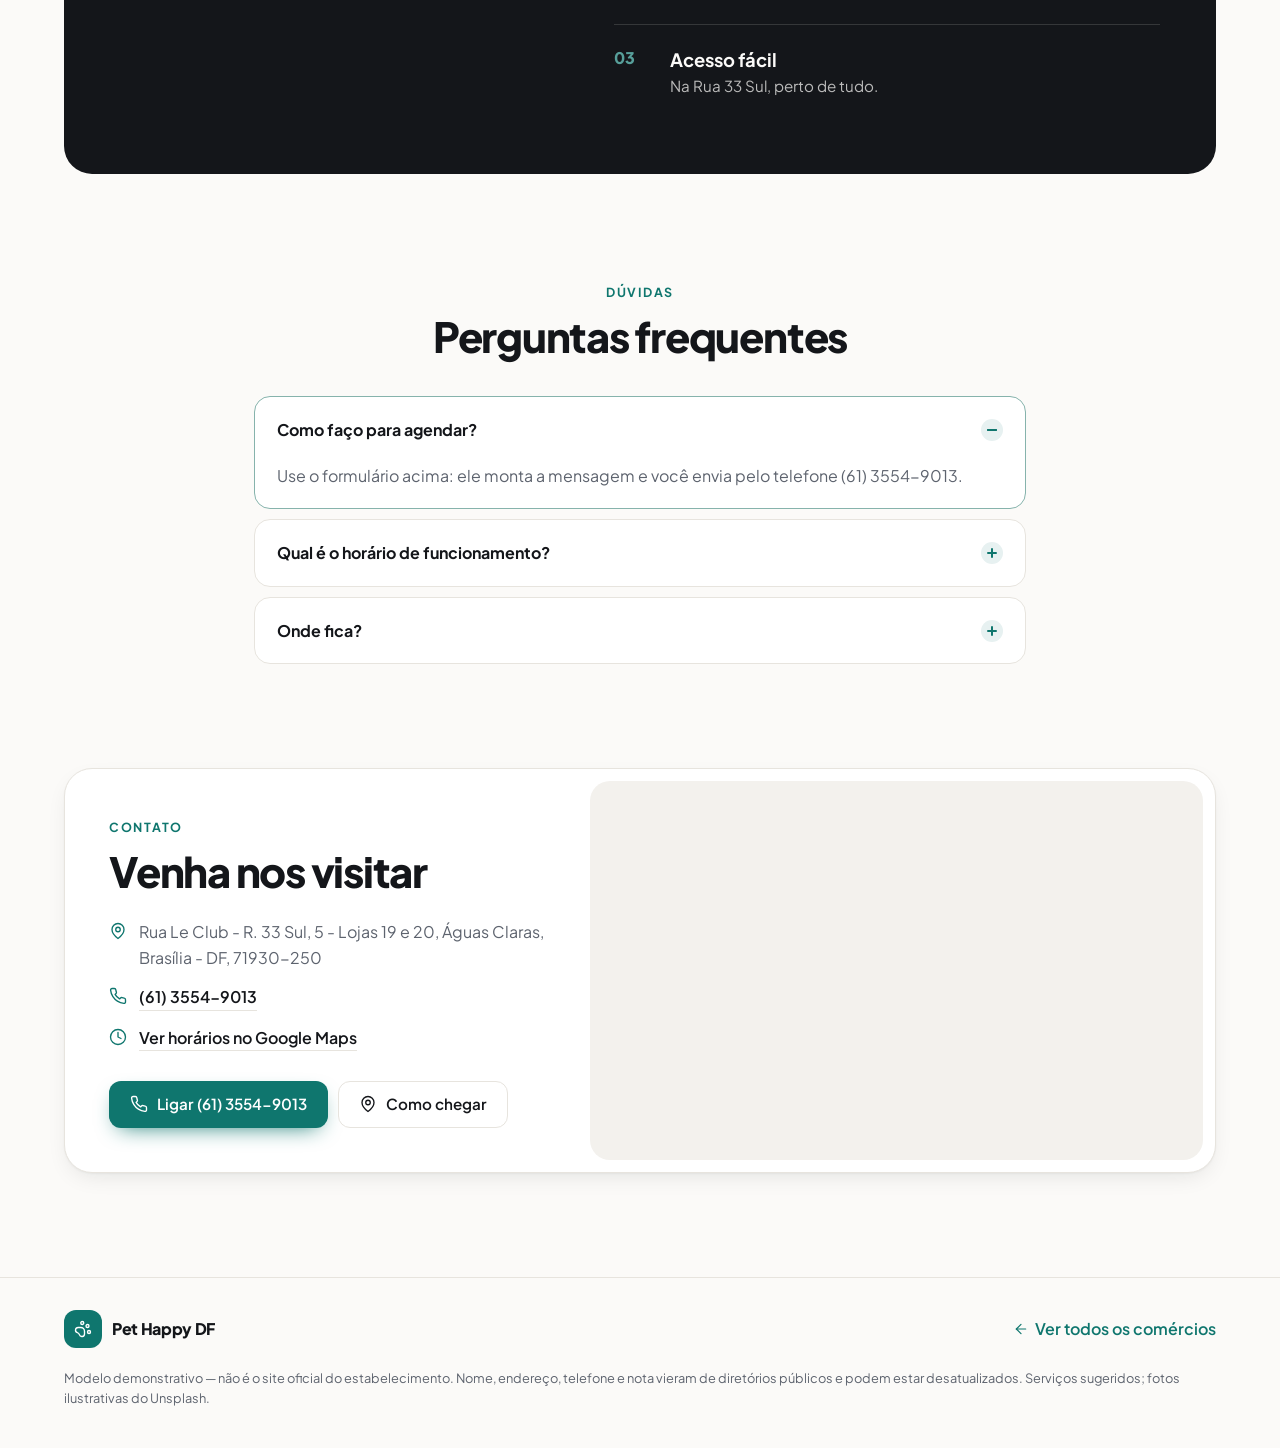
<file: landing-pages/pet-happy/index.html>
<!DOCTYPE html>
<html lang="pt-BR">
<head>
<meta charset="UTF-8">
<meta name="viewport" content="width=device-width, initial-scale=1.0">
<title>Pet Happy DF · Pet Shop · Banho e Tosa em Águas Claras</title>
<meta name="description" content="Cuidamos do seu pet como se fosse da família, com profissionais atenciosos e produtos de qualidade.">
<script>try{var t=localStorage.getItem('ac-theme');if(t)document.documentElement.dataset.theme=t}catch(e){}</script>
<link rel="preconnect" href="https://fonts.googleapis.com"><link rel="preconnect" href="https://fonts.gstatic.com" crossorigin><link href="https://fonts.googleapis.com/css2?family=Plus+Jakarta+Sans:wght@400;500;600;700;800&display=swap" rel="stylesheet">
<link rel="stylesheet" href="../assets/style.css">
<style>:root{--a:#0f766e;--ink:#fff}</style>
</head>
<body>
<div class="progress" aria-hidden="true"></div>
<div class="notice"><svg class="i" viewBox="0 0 24 24" fill="none" stroke="currentColor" stroke-width="1.8" stroke-linecap="round" stroke-linejoin="round" aria-hidden="true"><path d="m12 3-1.9 5.8a2 2 0 0 1-1.3 1.3L3 12l5.8 1.9a2 2 0 0 1 1.3 1.3L12 21l1.9-5.8a2 2 0 0 1 1.3-1.3L21 12l-5.8-1.9a2 2 0 0 1-1.3-1.3Z"/><path d="M5 3v4"/><path d="M3 5h4"/><path d="M19 17v4"/><path d="M17 19h4"/></svg>Modelo demonstrativo · <a href="../index.html#quero" style="text-decoration:underline">Quer um site assim? Fale com a gente</a></div>
<header class="header">
  <div class="wrap header-in">
    <a class="brand" href="#inicio"><span class="brand-mark"><svg class="i" viewBox="0 0 24 24" fill="none" stroke="currentColor" stroke-width="1.8" stroke-linecap="round" stroke-linejoin="round" aria-hidden="true"><circle cx="11" cy="4" r="2"/><circle cx="18" cy="8" r="2"/><circle cx="20" cy="16" r="2"/><path d="M9 10a5 5 0 0 1 5 5v3.5a3.5 3.5 0 0 1-6.84 1.045Q6.52 17.48 4.46 16.84A3.5 3.5 0 0 1 5.5 10Z"/></svg></span><span class="brand-name">Pet Happy DF</span></a>
    <nav class="menu" id="menu">
      <a href="#servicos">Serviços</a><a href="#pedido">Agendar</a><a href="#galeria">Fotos</a><a href="#duvidas">Dúvidas</a><a href="#contato">Contato</a>
    </nav>
    <div class="header-act"><button class="icon-btn theme" type="button" aria-label="Alternar tema claro/escuro"><svg class="i i-moon" viewBox="0 0 24 24" fill="none" stroke="currentColor" stroke-width="1.8" stroke-linecap="round" stroke-linejoin="round" aria-hidden="true"><path d="M12 3a6 6 0 0 0 9 9 9 9 0 1 1-9-9Z"/></svg><svg class="i i-sun" viewBox="0 0 24 24" fill="none" stroke="currentColor" stroke-width="1.8" stroke-linecap="round" stroke-linejoin="round" aria-hidden="true"><circle cx="12" cy="12" r="4"/><path d="M12 2v2"/><path d="M12 20v2"/><path d="m4.93 4.93 1.41 1.41"/><path d="m17.66 17.66 1.41 1.41"/><path d="M2 12h2"/><path d="M20 12h2"/><path d="m6.34 17.66-1.41 1.41"/><path d="m19.07 4.93-1.41 1.41"/></svg></button>
      <a class="btn btn-a btn-sm hide-sm" href="#pedido">Agendar</a>
      <button class="icon-btn burger" type="button" aria-label="Abrir menu" aria-expanded="false" aria-controls="menu"><svg class="i i-open" viewBox="0 0 24 24" fill="none" stroke="currentColor" stroke-width="1.8" stroke-linecap="round" stroke-linejoin="round" aria-hidden="true"><path d="M4 6h16"/><path d="M4 12h16"/><path d="M4 18h16"/></svg><svg class="i i-close" viewBox="0 0 24 24" fill="none" stroke="currentColor" stroke-width="1.8" stroke-linecap="round" stroke-linejoin="round" aria-hidden="true"><path d="M18 6 6 18"/><path d="m6 6 12 12"/></svg></button>
    </div>
  </div>
</header>

<main>
<section id="inicio" class="hero">
  <div class="ph hero-bg"><svg class="ph-ico" viewBox="0 0 24 24" fill="none" stroke="currentColor" stroke-width="1.8" stroke-linecap="round" stroke-linejoin="round" aria-hidden="true"><circle cx="11" cy="4" r="2"/><circle cx="18" cy="8" r="2"/><circle cx="20" cy="16" r="2"/><path d="M9 10a5 5 0 0 1 5 5v3.5a3.5 3.5 0 0 1-6.84 1.045Q6.52 17.48 4.46 16.84A3.5 3.5 0 0 1 5.5 10Z"/></svg><img src="https://images.unsplash.com/photo-1516734212186-a967f81ad0d7?auto=format&fit=crop&w=2000&q=80" alt="" loading="eager" onerror="this.remove()"></div>
  <div class="hero-shade"></div>
  <div class="wrap hero-in">
    <span class="pill"><svg class="i" viewBox="0 0 24 24" fill="none" stroke="currentColor" stroke-width="1.8" stroke-linecap="round" stroke-linejoin="round" aria-hidden="true"><path d="M20 10c0 6-8 12-8 12s-8-6-8-12a8 8 0 0 1 16 0Z"/><circle cx="12" cy="10" r="3"/></svg>Pet Shop · Banho e Tosa · Águas Claras, DF</span>
    <h1>Banho, tosa e carinho de verdade</h1>
    <p class="hero-sub">Cuidamos do seu pet como se fosse da família, com profissionais atenciosos e produtos de qualidade.</p>
    
    <div class="ctas"><a class="btn btn-a" href="tel:+556135549013"><svg class="i" viewBox="0 0 24 24" fill="none" stroke="currentColor" stroke-width="1.8" stroke-linecap="round" stroke-linejoin="round" aria-hidden="true"><path d="M22 16.92v3a2 2 0 0 1-2.18 2 19.79 19.79 0 0 1-8.63-3.07 19.5 19.5 0 0 1-6-6 19.79 19.79 0 0 1-3.07-8.67A2 2 0 0 1 4.11 2h3a2 2 0 0 1 2 1.72c.13.96.36 1.9.7 2.81a2 2 0 0 1-.45 2.11L8.09 9.91a16 16 0 0 0 6 6l1.27-1.27a2 2 0 0 1 2.11-.45c.91.34 1.85.57 2.81.7A2 2 0 0 1 22 16.92z"/></svg>Ligar (61) 3554-9013</a><a class="btn btn-light" href="#pedido"><svg class="i" viewBox="0 0 24 24" fill="none" stroke="currentColor" stroke-width="1.8" stroke-linecap="round" stroke-linejoin="round" aria-hidden="true"><path d="m22 2-7 20-4-9-9-4Z"/><path d="M22 2 11 13"/></svg>Agendar</a><a class="btn btn-ghost" href="https://www.google.com/maps/search/?api=1&query=Pet%20Happy%20DF%20Rua%20Le%20Club%20-%20R.%2033%20Sul%2C%205%20-%20Lojas%2019%20e%2020%2C%20%C3%81guas%20Claras%2C%20Bras%C3%ADlia%20-%20DF%2C%2071930-250" target="_blank" rel="noopener"><svg class="i" viewBox="0 0 24 24" fill="none" stroke="currentColor" stroke-width="1.8" stroke-linecap="round" stroke-linejoin="round" aria-hidden="true"><path d="M20 10c0 6-8 12-8 12s-8-6-8-12a8 8 0 0 1 16 0Z"/><circle cx="12" cy="10" r="3"/></svg>Como chegar</a></div>
  </div>
  <a class="scroll-hint" href="#servicos" aria-label="Rolar para serviços"><span></span></a>
</section>

<section class="wrap trust reveal"><div class="trust-item"><strong>Pet Shop</strong><span>segmento</span></div><div class="trust-item"><strong>Águas Claras</strong><span>Brasília · DF</span></div></section>

<section id="servicos" class="secao wrap">
  <div class="sec-head reveal"><span class="kicker">Serviços</span><h2>O que você encontra aqui</h2></div>
  <div class="svcs"><article class="svc reveal" style="--d:0ms"><span class="svc-ico"><svg class="i" viewBox="0 0 24 24" fill="none" stroke="currentColor" stroke-width="1.8" stroke-linecap="round" stroke-linejoin="round" aria-hidden="true"><path d="M12 22a7 7 0 0 0 7-7c0-2-1-3.9-3-5.5s-3.5-4-4-6.5c-.5 2.5-2 4.9-4 6.5C6 11.1 5 13 5 15a7 7 0 0 0 7 7z"/></svg></span><div><h3>Banho</h3><p>Produtos para cada tipo de pelagem.</p></div></article><article class="svc reveal" style="--d:50ms"><span class="svc-ico"><svg class="i" viewBox="0 0 24 24" fill="none" stroke="currentColor" stroke-width="1.8" stroke-linecap="round" stroke-linejoin="round" aria-hidden="true"><circle cx="6" cy="6" r="3"/><path d="M8.12 8.12 12 12"/><path d="M20 4 8.12 15.88"/><circle cx="6" cy="18" r="3"/><path d="M14.8 14.8 20 20"/></svg></span><div><h3>Tosa</h3><p>Higiênica, na tesoura ou na máquina.</p></div></article><article class="svc reveal" style="--d:100ms"><span class="svc-ico"><svg class="i" viewBox="0 0 24 24" fill="none" stroke="currentColor" stroke-width="1.8" stroke-linecap="round" stroke-linejoin="round" aria-hidden="true"><path d="M19 14c1.49-1.46 3-3.21 3-5.5A5.5 5.5 0 0 0 16.5 3c-1.76 0-3 .5-4.5 2-1.5-1.5-2.74-2-4.5-2A5.5 5.5 0 0 0 2 8.5c0 2.3 1.5 4.05 3 5.5l7 7Z"/></svg></span><div><h3>Hidratação</h3><p>Tratamento para pelos e patinhas.</p></div></article><article class="svc reveal" style="--d:150ms"><span class="svc-ico"><svg class="i" viewBox="0 0 24 24" fill="none" stroke="currentColor" stroke-width="1.8" stroke-linecap="round" stroke-linejoin="round" aria-hidden="true"><path d="M17 10c.7-.7 1.69 0 2.5 0a2.5 2.5 0 1 0 0-5 .5.5 0 0 1-.5-.5 2.5 2.5 0 1 0-5 0c0 .81.7 1.8 0 2.5l-7 7c-.7.7-1.69 0-2.5 0a2.5 2.5 0 0 0 0 5c.28 0 .5.22.5.5a2.5 2.5 0 1 0 5 0c0-.81-.7-1.8 0-2.5Z"/></svg></span><div><h3>Petiscos e rações</h3><p>Linhas premium e naturais.</p></div></article><article class="svc reveal" style="--d:200ms"><span class="svc-ico"><svg class="i" viewBox="0 0 24 24" fill="none" stroke="currentColor" stroke-width="1.8" stroke-linecap="round" stroke-linejoin="round" aria-hidden="true"><rect x="3" y="8" width="18" height="4" rx="1"/><path d="M12 8v13"/><path d="M19 12v7a2 2 0 0 1-2 2H7a2 2 0 0 1-2-2v-7"/><path d="M7.5 8a2.5 2.5 0 0 1 0-5C11 3 12 8 12 8s1-5 4.5-5a2.5 2.5 0 0 1 0 5"/></svg></span><div><h3>Acessórios</h3><p>Coleiras, caminhas e brinquedos.</p></div></article><article class="svc reveal" style="--d:250ms"><span class="svc-ico"><svg class="i" viewBox="0 0 24 24" fill="none" stroke="currentColor" stroke-width="1.8" stroke-linecap="round" stroke-linejoin="round" aria-hidden="true"><rect x="3" y="4" width="18" height="18" rx="2"/><path d="M16 2v4"/><path d="M8 2v4"/><path d="M3 10h18"/></svg></span><div><h3>Pacotes</h3><p>Banhos recorrentes para o mês.</p></div></article></div>
</section>

<section id="pedido" class="secao wrap">
  <div class="builder reveal" data-builder>
    <div class="builder-form">
      <span class="kicker">Agendamento</span>
      <h2>Agende em segundos</h2>
      <p class="muted">Escolha o serviço, a data e o período. A mensagem fica pronta para você enviar.</p>
      <p class="lbl">Serviço</p><div class="chips"><label class="chip-opt"><input type="radio" name="servico" value="Banho" checked><span><svg class="i" viewBox="0 0 24 24" fill="none" stroke="currentColor" stroke-width="1.8" stroke-linecap="round" stroke-linejoin="round" aria-hidden="true"><path d="M12 22a7 7 0 0 0 7-7c0-2-1-3.9-3-5.5s-3.5-4-4-6.5c-.5 2.5-2 4.9-4 6.5C6 11.1 5 13 5 15a7 7 0 0 0 7 7z"/></svg>Banho</span></label><label class="chip-opt"><input type="radio" name="servico" value="Tosa"><span><svg class="i" viewBox="0 0 24 24" fill="none" stroke="currentColor" stroke-width="1.8" stroke-linecap="round" stroke-linejoin="round" aria-hidden="true"><circle cx="6" cy="6" r="3"/><path d="M8.12 8.12 12 12"/><path d="M20 4 8.12 15.88"/><circle cx="6" cy="18" r="3"/><path d="M14.8 14.8 20 20"/></svg>Tosa</span></label><label class="chip-opt"><input type="radio" name="servico" value="Hidratação"><span><svg class="i" viewBox="0 0 24 24" fill="none" stroke="currentColor" stroke-width="1.8" stroke-linecap="round" stroke-linejoin="round" aria-hidden="true"><path d="M19 14c1.49-1.46 3-3.21 3-5.5A5.5 5.5 0 0 0 16.5 3c-1.76 0-3 .5-4.5 2-1.5-1.5-2.74-2-4.5-2A5.5 5.5 0 0 0 2 8.5c0 2.3 1.5 4.05 3 5.5l7 7Z"/></svg>Hidratação</span></label><label class="chip-opt"><input type="radio" name="servico" value="Petiscos e rações"><span><svg class="i" viewBox="0 0 24 24" fill="none" stroke="currentColor" stroke-width="1.8" stroke-linecap="round" stroke-linejoin="round" aria-hidden="true"><path d="M17 10c.7-.7 1.69 0 2.5 0a2.5 2.5 0 1 0 0-5 .5.5 0 0 1-.5-.5 2.5 2.5 0 1 0-5 0c0 .81.7 1.8 0 2.5l-7 7c-.7.7-1.69 0-2.5 0a2.5 2.5 0 0 0 0 5c.28 0 .5.22.5.5a2.5 2.5 0 1 0 5 0c0-.81-.7-1.8 0-2.5Z"/></svg>Petiscos e rações</span></label><label class="chip-opt"><input type="radio" name="servico" value="Acessórios"><span><svg class="i" viewBox="0 0 24 24" fill="none" stroke="currentColor" stroke-width="1.8" stroke-linecap="round" stroke-linejoin="round" aria-hidden="true"><rect x="3" y="8" width="18" height="4" rx="1"/><path d="M12 8v13"/><path d="M19 12v7a2 2 0 0 1-2 2H7a2 2 0 0 1-2-2v-7"/><path d="M7.5 8a2.5 2.5 0 0 1 0-5C11 3 12 8 12 8s1-5 4.5-5a2.5 2.5 0 0 1 0 5"/></svg>Acessórios</span></label><label class="chip-opt"><input type="radio" name="servico" value="Pacotes"><span><svg class="i" viewBox="0 0 24 24" fill="none" stroke="currentColor" stroke-width="1.8" stroke-linecap="round" stroke-linejoin="round" aria-hidden="true"><rect x="3" y="4" width="18" height="18" rx="2"/><path d="M16 2v4"/><path d="M8 2v4"/><path d="M3 10h18"/></svg>Pacotes</span></label></div><p class="lbl">Período preferido</p><div class="chips"><label class="chip-opt sm"><input type="radio" name="periodo" value="Manhã" checked><span>Manhã</span></label><label class="chip-opt sm"><input type="radio" name="periodo" value="Tarde"><span>Tarde</span></label><label class="chip-opt sm"><input type="radio" name="periodo" value="Noite"><span>Noite</span></label></div>
      <div class="fields"><label class="field"><span>Data preferida</span><input type="date" name="data"></label>
        <label class="field"><span>Seu nome</span><input type="text" name="cliente" placeholder="Como podemos te chamar?" autocomplete="name"></label>
        <label class="field full"><span>Observações</span><textarea name="obs" rows="2" placeholder="Algum detalhe importante?"></textarea></label>
      </div>
    </div>
    <aside class="builder-preview">
      <div class="phone">
        <div class="phone-top"><span class="avatar"><svg class="i" viewBox="0 0 24 24" fill="none" stroke="currentColor" stroke-width="1.8" stroke-linecap="round" stroke-linejoin="round" aria-hidden="true"><circle cx="11" cy="4" r="2"/><circle cx="18" cy="8" r="2"/><circle cx="20" cy="16" r="2"/><path d="M9 10a5 5 0 0 1 5 5v3.5a3.5 3.5 0 0 1-6.84 1.045Q6.52 17.48 4.46 16.84A3.5 3.5 0 0 1 5.5 10Z"/></svg></span><div><b>Pet Happy DF</b><small>prévia da mensagem</small></div></div>
        <div class="bubble"><pre data-preview></pre><span class="time">agora</span></div>
      </div>
      <div class="send"><button type="button" class="btn btn-light" data-send="copy"><svg class="i" viewBox="0 0 24 24" fill="none" stroke="currentColor" stroke-width="1.8" stroke-linecap="round" stroke-linejoin="round" aria-hidden="true"><rect width="14" height="14" x="8" y="8" rx="2"/><path d="M4 16c-1.1 0-2-.9-2-2V4c0-1.1.9-2 2-2h10c1.1 0 2 .9 2 2"/></svg>Copiar mensagem</button><a class="btn btn-light" href="tel:+556135549013"><svg class="i" viewBox="0 0 24 24" fill="none" stroke="currentColor" stroke-width="1.8" stroke-linecap="round" stroke-linejoin="round" aria-hidden="true"><path d="M22 16.92v3a2 2 0 0 1-2.18 2 19.79 19.79 0 0 1-8.63-3.07 19.5 19.5 0 0 1-6-6 19.79 19.79 0 0 1-3.07-8.67A2 2 0 0 1 4.11 2h3a2 2 0 0 1 2 1.72c.13.96.36 1.9.7 2.81a2 2 0 0 1-.45 2.11L8.09 9.91a16 16 0 0 0 6 6l1.27-1.27a2 2 0 0 1 2.11-.45c.91.34 1.85.57 2.81.7A2 2 0 0 1 22 16.92z"/></svg>Ligar</a></div>
      
    </aside>
  </div>
  <script type="application/json" id="cfg">{"nome": "Pet Happy DF", "modo": "agenda", "zap": null}</script>
</section>

<section id="galeria" class="secao wrap">
  <div class="sec-head reveal"><span class="kicker">Fotos</span><h2>Um gostinho do que te espera</h2><p class="muted">Imagens ilustrativas. Toque para ampliar.</p></div>
  <div class="gallery n4 reveal"><button type="button" class="g-item g0" data-full="https://images.unsplash.com/photo-1516734212186-a967f81ad0d7?auto=format&fit=crop&w=1800&q=80" aria-label="Ampliar foto 1"><div class="ph"><svg class="ph-ico" viewBox="0 0 24 24" fill="none" stroke="currentColor" stroke-width="1.8" stroke-linecap="round" stroke-linejoin="round" aria-hidden="true"><circle cx="11" cy="4" r="2"/><circle cx="18" cy="8" r="2"/><circle cx="20" cy="16" r="2"/><path d="M9 10a5 5 0 0 1 5 5v3.5a3.5 3.5 0 0 1-6.84 1.045Q6.52 17.48 4.46 16.84A3.5 3.5 0 0 1 5.5 10Z"/></svg><img src="https://images.unsplash.com/photo-1516734212186-a967f81ad0d7?auto=format&fit=crop&w=900&q=80" alt="" loading="lazy" onerror="this.remove()"></div><span class="g-zoom"><svg class="i" viewBox="0 0 24 24" fill="none" stroke="currentColor" stroke-width="1.8" stroke-linecap="round" stroke-linejoin="round" aria-hidden="true"><path d="M15 3h6v6"/><path d="M9 21H3v-6"/><path d="M21 3l-7 7"/><path d="M3 21l7-7"/></svg></span></button><button type="button" class="g-item g1" data-full="https://images.unsplash.com/photo-1587300003388-59208cc962cb?auto=format&fit=crop&w=1800&q=80" aria-label="Ampliar foto 2"><div class="ph"><svg class="ph-ico" viewBox="0 0 24 24" fill="none" stroke="currentColor" stroke-width="1.8" stroke-linecap="round" stroke-linejoin="round" aria-hidden="true"><circle cx="11" cy="4" r="2"/><circle cx="18" cy="8" r="2"/><circle cx="20" cy="16" r="2"/><path d="M9 10a5 5 0 0 1 5 5v3.5a3.5 3.5 0 0 1-6.84 1.045Q6.52 17.48 4.46 16.84A3.5 3.5 0 0 1 5.5 10Z"/></svg><img src="https://images.unsplash.com/photo-1587300003388-59208cc962cb?auto=format&fit=crop&w=900&q=80" alt="" loading="lazy" onerror="this.remove()"></div><span class="g-zoom"><svg class="i" viewBox="0 0 24 24" fill="none" stroke="currentColor" stroke-width="1.8" stroke-linecap="round" stroke-linejoin="round" aria-hidden="true"><path d="M15 3h6v6"/><path d="M9 21H3v-6"/><path d="M21 3l-7 7"/><path d="M3 21l7-7"/></svg></span></button><button type="button" class="g-item g2" data-full="https://images.unsplash.com/photo-1548199973-03cce0bbc87b?auto=format&fit=crop&w=1800&q=80" aria-label="Ampliar foto 3"><div class="ph"><svg class="ph-ico" viewBox="0 0 24 24" fill="none" stroke="currentColor" stroke-width="1.8" stroke-linecap="round" stroke-linejoin="round" aria-hidden="true"><circle cx="11" cy="4" r="2"/><circle cx="18" cy="8" r="2"/><circle cx="20" cy="16" r="2"/><path d="M9 10a5 5 0 0 1 5 5v3.5a3.5 3.5 0 0 1-6.84 1.045Q6.52 17.48 4.46 16.84A3.5 3.5 0 0 1 5.5 10Z"/></svg><img src="https://images.unsplash.com/photo-1548199973-03cce0bbc87b?auto=format&fit=crop&w=900&q=80" alt="" loading="lazy" onerror="this.remove()"></div><span class="g-zoom"><svg class="i" viewBox="0 0 24 24" fill="none" stroke="currentColor" stroke-width="1.8" stroke-linecap="round" stroke-linejoin="round" aria-hidden="true"><path d="M15 3h6v6"/><path d="M9 21H3v-6"/><path d="M21 3l-7 7"/><path d="M3 21l7-7"/></svg></span></button><button type="button" class="g-item g3" data-full="https://images.unsplash.com/photo-1514888286974-6c03e2ca1dba?auto=format&fit=crop&w=1800&q=80" aria-label="Ampliar foto 4"><div class="ph"><svg class="ph-ico" viewBox="0 0 24 24" fill="none" stroke="currentColor" stroke-width="1.8" stroke-linecap="round" stroke-linejoin="round" aria-hidden="true"><circle cx="11" cy="4" r="2"/><circle cx="18" cy="8" r="2"/><circle cx="20" cy="16" r="2"/><path d="M9 10a5 5 0 0 1 5 5v3.5a3.5 3.5 0 0 1-6.84 1.045Q6.52 17.48 4.46 16.84A3.5 3.5 0 0 1 5.5 10Z"/></svg><img src="https://images.unsplash.com/photo-1514888286974-6c03e2ca1dba?auto=format&fit=crop&w=900&q=80" alt="" loading="lazy" onerror="this.remove()"></div><span class="g-zoom"><svg class="i" viewBox="0 0 24 24" fill="none" stroke="currentColor" stroke-width="1.8" stroke-linecap="round" stroke-linejoin="round" aria-hidden="true"><path d="M15 3h6v6"/><path d="M9 21H3v-6"/><path d="M21 3l-7 7"/><path d="M3 21l7-7"/></svg></span></button></div>
</section>

<section class="secao wrap">
  <div class="why">
    <div class="why-head reveal"><span class="kicker">Diferenciais</span><h2>Por que escolher a Pet Happy DF</h2>
      <a class="link" href="https://www.google.com/maps/search/?api=1&query=Pet%20Happy%20DF%20Rua%20Le%20Club%20-%20R.%2033%20Sul%2C%205%20-%20Lojas%2019%20e%2020%2C%20%C3%81guas%20Claras%2C%20Bras%C3%ADlia%20-%20DF%2C%2071930-250" target="_blank" rel="noopener">Ver avaliações no Google <svg class="i" viewBox="0 0 24 24" fill="none" stroke="currentColor" stroke-width="1.8" stroke-linecap="round" stroke-linejoin="round" aria-hidden="true"><path d="M15 3h6v6"/><path d="M10 14 21 3"/><path d="M18 13v6a2 2 0 0 1-2 2H5a2 2 0 0 1-2-2V8a2 2 0 0 1 2-2h6"/></svg></a></div>
    <ol class="why-list"><li class="reveal" style="--d:0ms"><span class="n">01</span><h3>Especialistas</h3><p>Atendimento especializado para cães de todos os portes.</p></li><li class="reveal" style="--d:80ms"><span class="n">02</span><h3>Segurança</h3><p>Ambiente limpo, organizado e seguro.</p></li><li class="reveal" style="--d:160ms"><span class="n">03</span><h3>Acesso fácil</h3><p>Na Rua 33 Sul, perto de tudo.</p></li></ol>
  </div>
</section>

<section id="duvidas" class="secao wrap narrow">
  <div class="sec-head reveal center"><span class="kicker">Dúvidas</span><h2>Perguntas frequentes</h2></div>
  <div class="faqs"><details class="faq reveal" open><summary>Como faço para agendar?<span class="pm"></span></summary><p>Use o formulário acima: ele monta a mensagem e você envia pelo telefone (61) 3554-9013.</p></details><details class="faq reveal"><summary>Qual é o horário de funcionamento?<span class="pm"></span></summary><p>Os horários podem mudar em feriados e datas especiais. Confira o horário atualizado no <a href="https://www.google.com/maps/search/?api=1&query=Pet%20Happy%20DF%20Rua%20Le%20Club%20-%20R.%2033%20Sul%2C%205%20-%20Lojas%2019%20e%2020%2C%20%C3%81guas%20Claras%2C%20Bras%C3%ADlia%20-%20DF%2C%2071930-250" target="_blank" rel="noopener">Google Maps</a>.</p></details><details class="faq reveal"><summary>Onde fica?<span class="pm"></span></summary><p>Rua Le Club - R. 33 Sul, 5 - Lojas 19 e 20, Águas Claras, Brasília - DF, 71930-250. Toque em “Como chegar” para abrir a rota no seu celular.</p></details></div>
</section>

<section id="contato" class="secao wrap">
  <div class="contact reveal">
    <div class="contact-info">
      <span class="kicker">Contato</span><h2>Venha nos visitar</h2>
      <ul class="info"><li><svg class="i" viewBox="0 0 24 24" fill="none" stroke="currentColor" stroke-width="1.8" stroke-linecap="round" stroke-linejoin="round" aria-hidden="true"><path d="M20 10c0 6-8 12-8 12s-8-6-8-12a8 8 0 0 1 16 0Z"/><circle cx="12" cy="10" r="3"/></svg><span>Rua Le Club - R. 33 Sul, 5 - Lojas 19 e 20, Águas Claras, Brasília - DF, 71930-250</span></li><li><svg class="i" viewBox="0 0 24 24" fill="none" stroke="currentColor" stroke-width="1.8" stroke-linecap="round" stroke-linejoin="round" aria-hidden="true"><path d="M22 16.92v3a2 2 0 0 1-2.18 2 19.79 19.79 0 0 1-8.63-3.07 19.5 19.5 0 0 1-6-6 19.79 19.79 0 0 1-3.07-8.67A2 2 0 0 1 4.11 2h3a2 2 0 0 1 2 1.72c.13.96.36 1.9.7 2.81a2 2 0 0 1-.45 2.11L8.09 9.91a16 16 0 0 0 6 6l1.27-1.27a2 2 0 0 1 2.11-.45c.91.34 1.85.57 2.81.7A2 2 0 0 1 22 16.92z"/></svg><a href="tel:+556135549013">(61) 3554-9013</a></li><li><svg class="i" viewBox="0 0 24 24" fill="none" stroke="currentColor" stroke-width="1.8" stroke-linecap="round" stroke-linejoin="round" aria-hidden="true"><circle cx="12" cy="12" r="10"/><polyline points="12 6 12 12 16 14"/></svg><a href="https://www.google.com/maps/search/?api=1&query=Pet%20Happy%20DF%20Rua%20Le%20Club%20-%20R.%2033%20Sul%2C%205%20-%20Lojas%2019%20e%2020%2C%20%C3%81guas%20Claras%2C%20Bras%C3%ADlia%20-%20DF%2C%2071930-250" target="_blank" rel="noopener">Ver horários no Google Maps</a></li></ul>
      <div class="ctas"><a class="btn btn-a" href="tel:+556135549013"><svg class="i" viewBox="0 0 24 24" fill="none" stroke="currentColor" stroke-width="1.8" stroke-linecap="round" stroke-linejoin="round" aria-hidden="true"><path d="M22 16.92v3a2 2 0 0 1-2.18 2 19.79 19.79 0 0 1-8.63-3.07 19.5 19.5 0 0 1-6-6 19.79 19.79 0 0 1-3.07-8.67A2 2 0 0 1 4.11 2h3a2 2 0 0 1 2 1.72c.13.96.36 1.9.7 2.81a2 2 0 0 1-.45 2.11L8.09 9.91a16 16 0 0 0 6 6l1.27-1.27a2 2 0 0 1 2.11-.45c.91.34 1.85.57 2.81.7A2 2 0 0 1 22 16.92z"/></svg>Ligar (61) 3554-9013</a><a class="btn btn-light" href="https://www.google.com/maps/search/?api=1&query=Pet%20Happy%20DF%20Rua%20Le%20Club%20-%20R.%2033%20Sul%2C%205%20-%20Lojas%2019%20e%2020%2C%20%C3%81guas%20Claras%2C%20Bras%C3%ADlia%20-%20DF%2C%2071930-250" target="_blank" rel="noopener"><svg class="i" viewBox="0 0 24 24" fill="none" stroke="currentColor" stroke-width="1.8" stroke-linecap="round" stroke-linejoin="round" aria-hidden="true"><path d="M20 10c0 6-8 12-8 12s-8-6-8-12a8 8 0 0 1 16 0Z"/><circle cx="12" cy="10" r="3"/></svg>Como chegar</a></div>
    </div>
    <div class="map"><iframe title="Mapa de Pet Happy DF" src="https://www.google.com/maps?q=Pet%20Happy%20DF%20Rua%20Le%20Club%20-%20R.%2033%20Sul%2C%205%20-%20Lojas%2019%20e%2020%2C%20%C3%81guas%20Claras%2C%20Bras%C3%ADlia%20-%20DF%2C%2071930-250&output=embed" loading="lazy" referrerpolicy="no-referrer-when-downgrade"></iframe></div>
  </div>
</section>
</main>

<footer class="footer">
  <div class="wrap footer-in">
    <a class="brand" href="#inicio"><span class="brand-mark"><svg class="i" viewBox="0 0 24 24" fill="none" stroke="currentColor" stroke-width="1.8" stroke-linecap="round" stroke-linejoin="round" aria-hidden="true"><circle cx="11" cy="4" r="2"/><circle cx="18" cy="8" r="2"/><circle cx="20" cy="16" r="2"/><path d="M9 10a5 5 0 0 1 5 5v3.5a3.5 3.5 0 0 1-6.84 1.045Q6.52 17.48 4.46 16.84A3.5 3.5 0 0 1 5.5 10Z"/></svg></span><span class="brand-name">Pet Happy DF</span></a>
    <a class="link" href="../index.html"><svg class="i" viewBox="0 0 24 24" fill="none" stroke="currentColor" stroke-width="1.8" stroke-linecap="round" stroke-linejoin="round" aria-hidden="true"><path d="M19 12H5"/><path d="m12 19-7-7 7-7"/></svg>Ver todos os comércios</a>
  </div>
  <p class="wrap disc">Modelo demonstrativo — não é o site oficial do estabelecimento. Nome, endereço, telefone e nota vieram de diretórios públicos e podem estar desatualizados. Serviços sugeridos; fotos ilustrativas do Unsplash.</p>
</footer>

<a class="fab" href="tel:+556135549013" aria-label="Ligar"><svg class="i" viewBox="0 0 24 24" fill="none" stroke="currentColor" stroke-width="1.8" stroke-linecap="round" stroke-linejoin="round" aria-hidden="true"><path d="M22 16.92v3a2 2 0 0 1-2.18 2 19.79 19.79 0 0 1-8.63-3.07 19.5 19.5 0 0 1-6-6 19.79 19.79 0 0 1-3.07-8.67A2 2 0 0 1 4.11 2h3a2 2 0 0 1 2 1.72c.13.96.36 1.9.7 2.81a2 2 0 0 1-.45 2.11L8.09 9.91a16 16 0 0 0 6 6l1.27-1.27a2 2 0 0 1 2.11-.45c.91.34 1.85.57 2.81.7A2 2 0 0 1 22 16.92z"/></svg></a>
<nav class="mbar" aria-label="Ações rápidas"><a href="https://www.google.com/maps/search/?api=1&query=Pet%20Happy%20DF%20Rua%20Le%20Club%20-%20R.%2033%20Sul%2C%205%20-%20Lojas%2019%20e%2020%2C%20%C3%81guas%20Claras%2C%20Bras%C3%ADlia%20-%20DF%2C%2071930-250" target="_blank" rel="noopener"><svg class="i" viewBox="0 0 24 24" fill="none" stroke="currentColor" stroke-width="1.8" stroke-linecap="round" stroke-linejoin="round" aria-hidden="true"><path d="M20 10c0 6-8 12-8 12s-8-6-8-12a8 8 0 0 1 16 0Z"/><circle cx="12" cy="10" r="3"/></svg>Rota</a><a href="tel:+556135549013"><svg class="i" viewBox="0 0 24 24" fill="none" stroke="currentColor" stroke-width="1.8" stroke-linecap="round" stroke-linejoin="round" aria-hidden="true"><path d="M22 16.92v3a2 2 0 0 1-2.18 2 19.79 19.79 0 0 1-8.63-3.07 19.5 19.5 0 0 1-6-6 19.79 19.79 0 0 1-3.07-8.67A2 2 0 0 1 4.11 2h3a2 2 0 0 1 2 1.72c.13.96.36 1.9.7 2.81a2 2 0 0 1-.45 2.11L8.09 9.91a16 16 0 0 0 6 6l1.27-1.27a2 2 0 0 1 2.11-.45c.91.34 1.85.57 2.81.7A2 2 0 0 1 22 16.92z"/></svg>Ligar</a><a class="on" href="#pedido"><svg class="i" viewBox="0 0 24 24" fill="none" stroke="currentColor" stroke-width="1.8" stroke-linecap="round" stroke-linejoin="round" aria-hidden="true"><path d="m22 2-7 20-4-9-9-4Z"/><path d="M22 2 11 13"/></svg>Agendar</a></nav>
<div class="lightbox" hidden><button class="icon-btn lb-close" type="button" aria-label="Fechar"><svg class="i" viewBox="0 0 24 24" fill="none" stroke="currentColor" stroke-width="1.8" stroke-linecap="round" stroke-linejoin="round" aria-hidden="true"><path d="M18 6 6 18"/><path d="m6 6 12 12"/></svg></button><button class="icon-btn lb-prev" type="button" aria-label="Foto anterior"><svg class="i" viewBox="0 0 24 24" fill="none" stroke="currentColor" stroke-width="1.8" stroke-linecap="round" stroke-linejoin="round" aria-hidden="true"><path d="m15 18-6-6 6-6"/></svg></button><img alt=""><button class="icon-btn lb-next" type="button" aria-label="Próxima foto"><svg class="i" viewBox="0 0 24 24" fill="none" stroke="currentColor" stroke-width="1.8" stroke-linecap="round" stroke-linejoin="round" aria-hidden="true"><path d="m9 18 6-6-6-6"/></svg></button></div>
<div class="toast" role="status" aria-live="polite"></div>
<script src="../assets/app.js"></script>
</body>
</html>
</file>
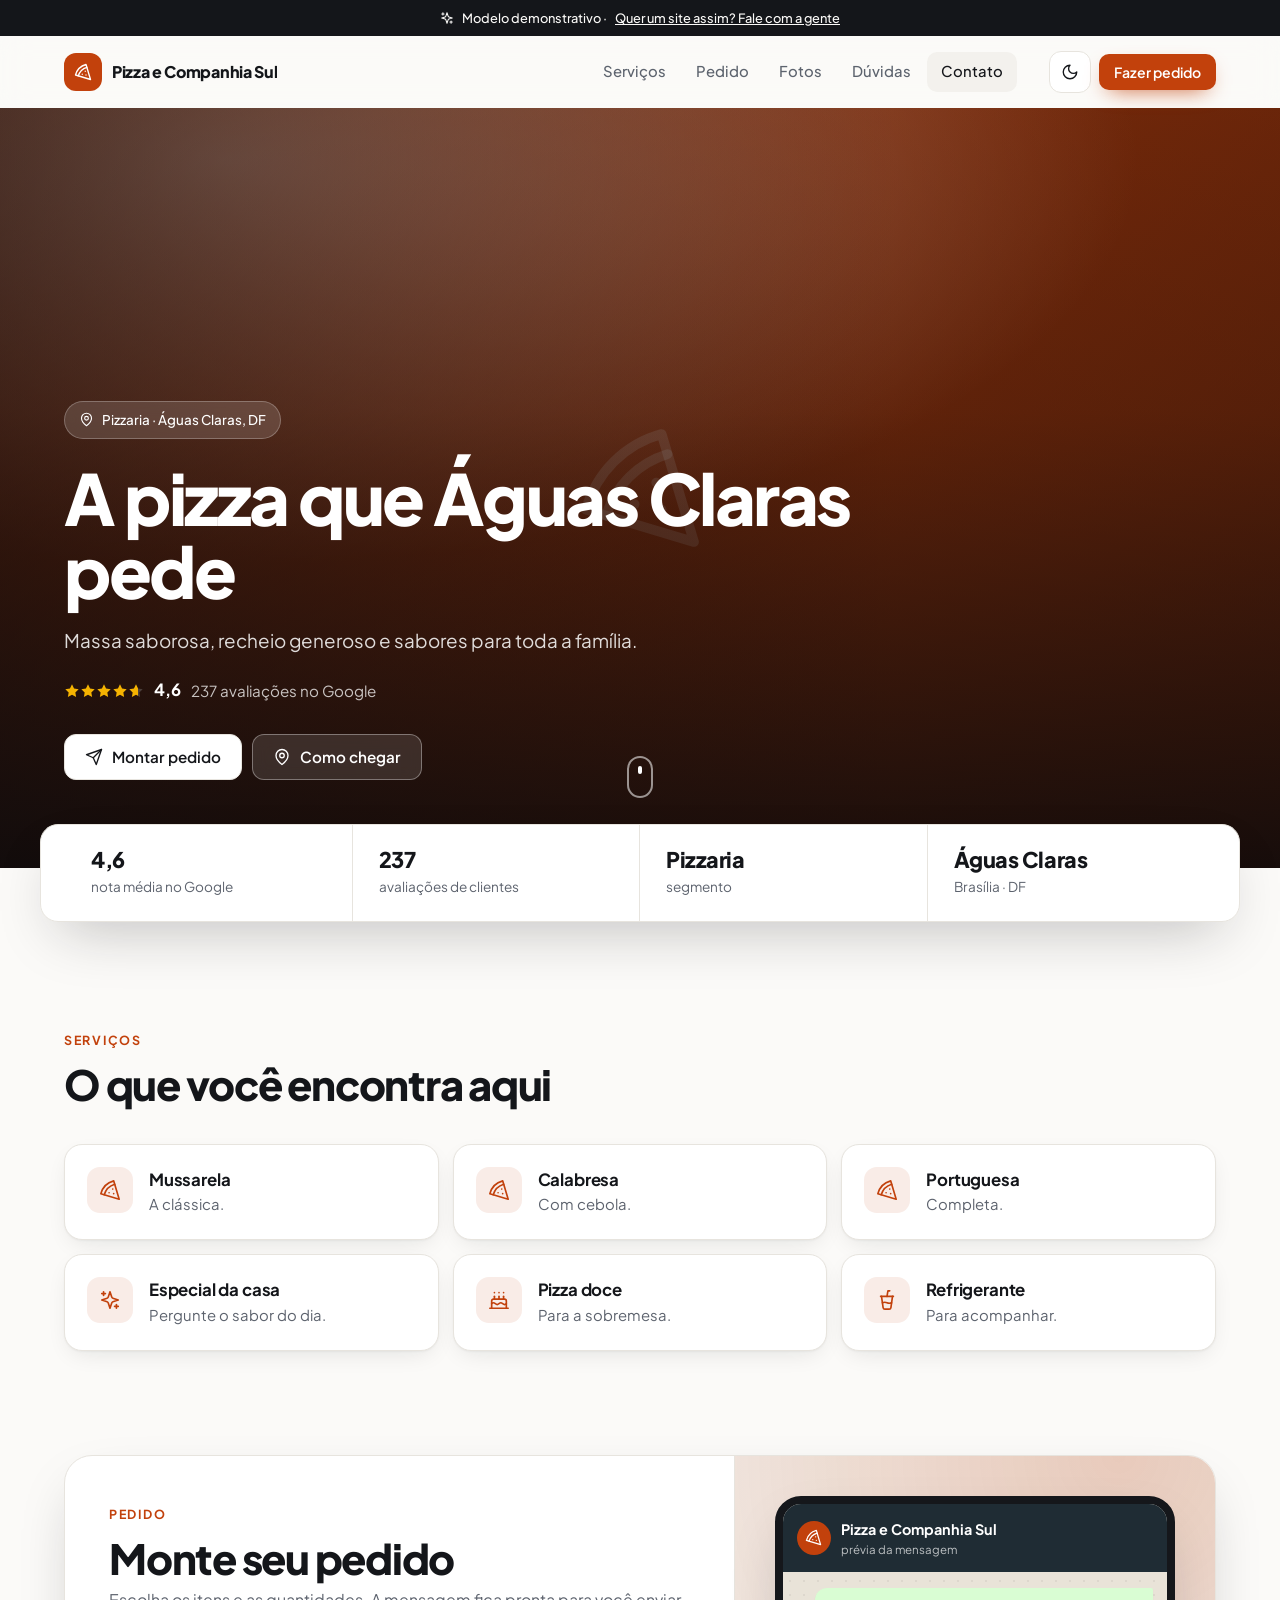
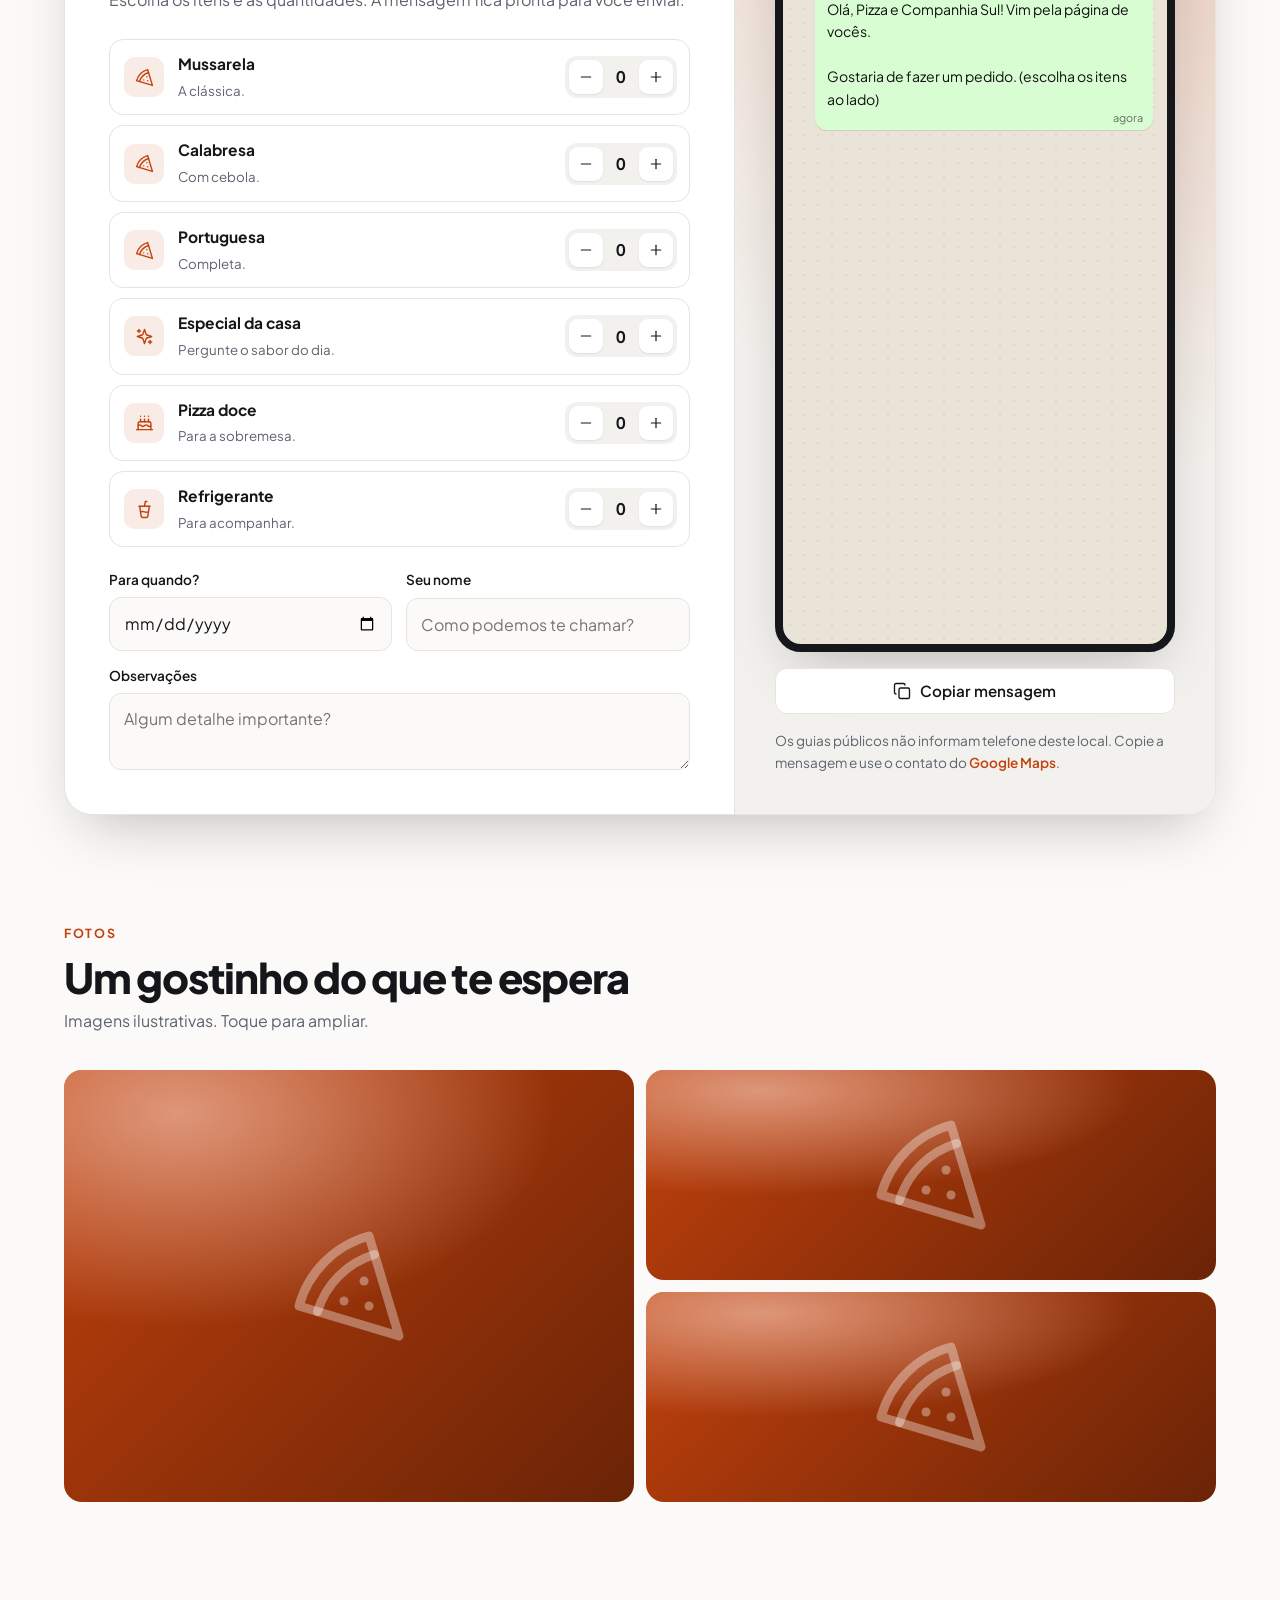
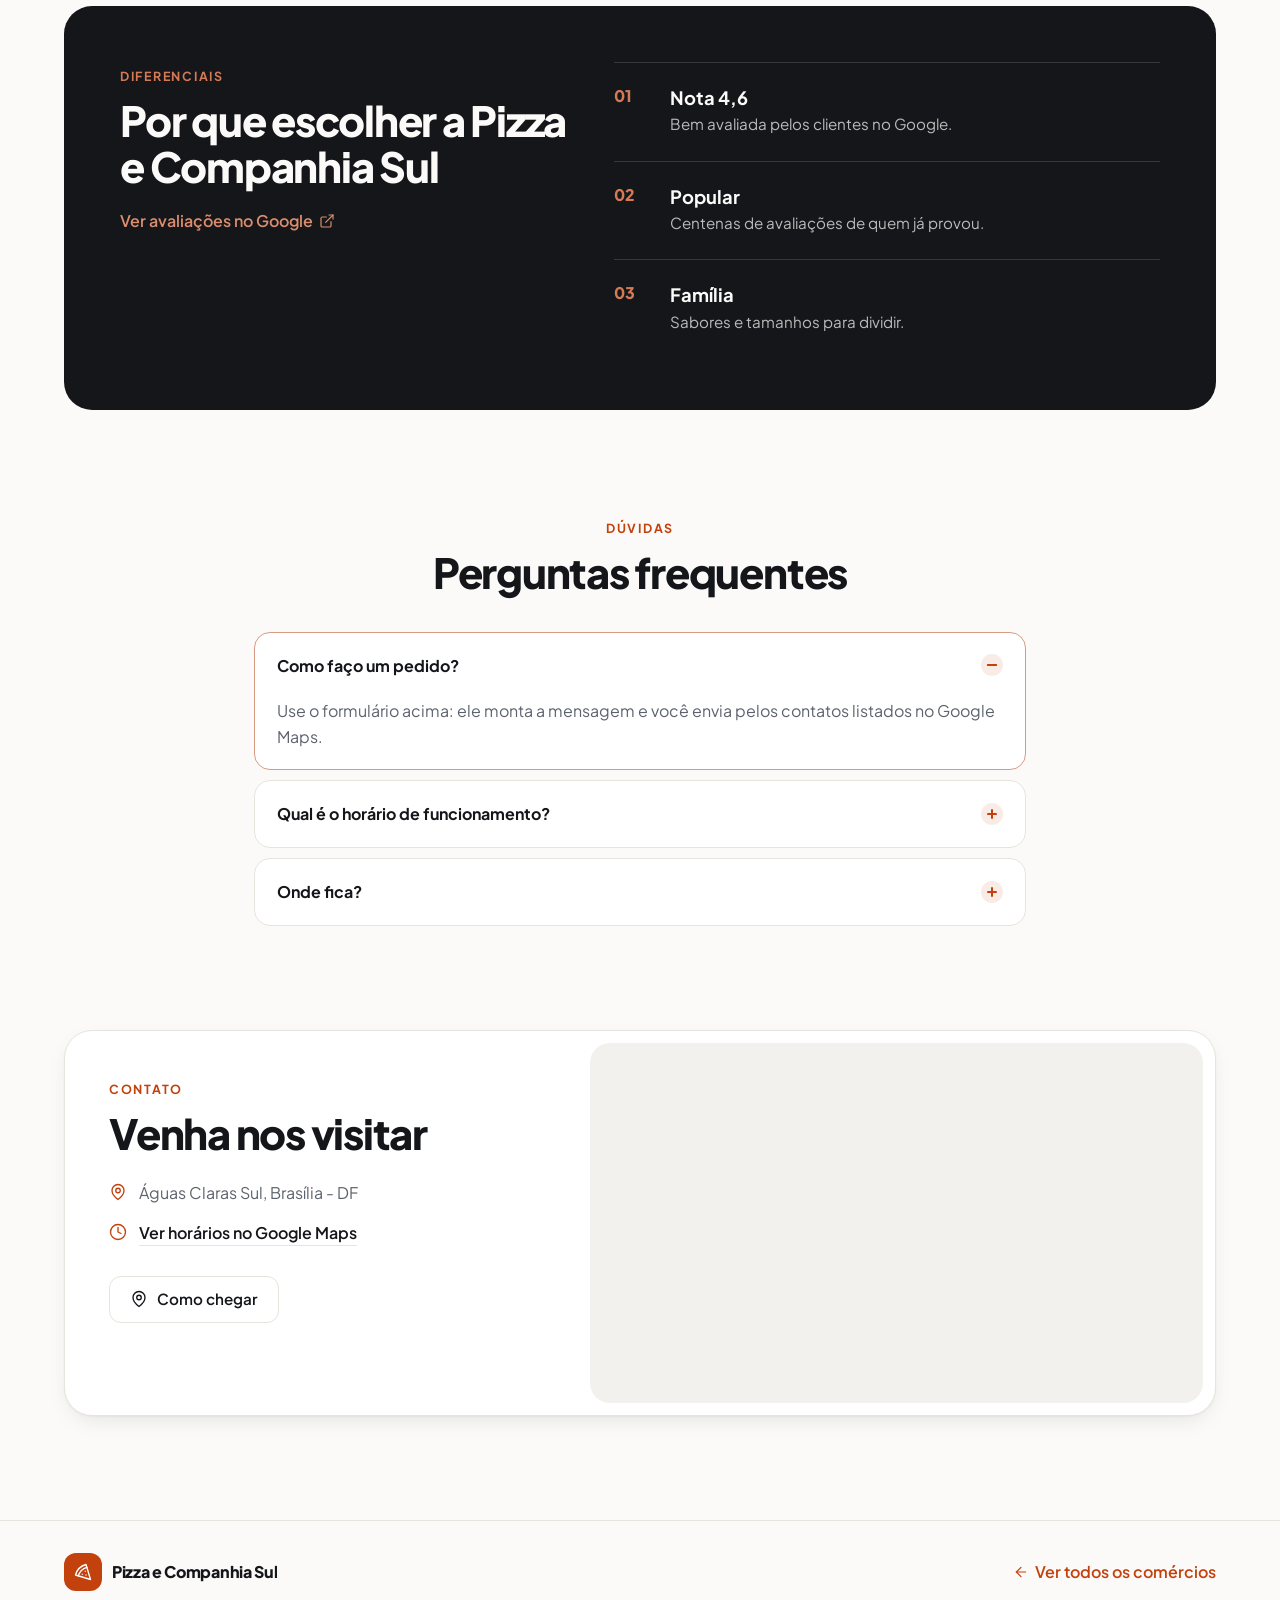
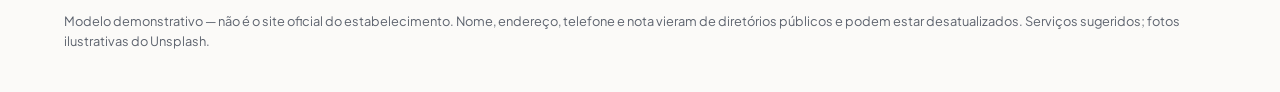
<file: landing-pages/pizza-e-companhia/index.html>
<!DOCTYPE html>
<html lang="pt-BR">
<head>
<meta charset="UTF-8">
<meta name="viewport" content="width=device-width, initial-scale=1.0">
<title>Pizza e Companhia Sul · Pizzaria em Águas Claras</title>
<meta name="description" content="Massa saborosa, recheio generoso e sabores para toda a família.">
<script>try{var t=localStorage.getItem('ac-theme');if(t)document.documentElement.dataset.theme=t}catch(e){}</script>
<link rel="preconnect" href="https://fonts.googleapis.com"><link rel="preconnect" href="https://fonts.gstatic.com" crossorigin><link href="https://fonts.googleapis.com/css2?family=Plus+Jakarta+Sans:wght@400;500;600;700;800&display=swap" rel="stylesheet">
<link rel="stylesheet" href="../assets/style.css">
<style>:root{--a:#c2410c;--ink:#fff}</style>
</head>
<body>
<div class="progress" aria-hidden="true"></div>
<div class="notice"><svg class="i" viewBox="0 0 24 24" fill="none" stroke="currentColor" stroke-width="1.8" stroke-linecap="round" stroke-linejoin="round" aria-hidden="true"><path d="m12 3-1.9 5.8a2 2 0 0 1-1.3 1.3L3 12l5.8 1.9a2 2 0 0 1 1.3 1.3L12 21l1.9-5.8a2 2 0 0 1 1.3-1.3L21 12l-5.8-1.9a2 2 0 0 1-1.3-1.3Z"/><path d="M5 3v4"/><path d="M3 5h4"/><path d="M19 17v4"/><path d="M17 19h4"/></svg>Modelo demonstrativo · <a href="../index.html#quero" style="text-decoration:underline">Quer um site assim? Fale com a gente</a></div>
<header class="header">
  <div class="wrap header-in">
    <a class="brand" href="#inicio"><span class="brand-mark"><svg class="i" viewBox="0 0 24 24" fill="none" stroke="currentColor" stroke-width="1.8" stroke-linecap="round" stroke-linejoin="round" aria-hidden="true"><path d="M15 11h.01"/><path d="M11 15h.01"/><path d="M16 16h.01"/><path d="m2 16 20 6-6-20A20 20 0 0 0 2 16"/><path d="M5.71 17.11a17.04 17.04 0 0 1 11.4-11.4"/></svg></span><span class="brand-name">Pizza e Companhia Sul</span></a>
    <nav class="menu" id="menu">
      <a href="#servicos">Serviços</a><a href="#pedido">Pedido</a><a href="#galeria">Fotos</a><a href="#duvidas">Dúvidas</a><a href="#contato">Contato</a>
    </nav>
    <div class="header-act"><button class="icon-btn theme" type="button" aria-label="Alternar tema claro/escuro"><svg class="i i-moon" viewBox="0 0 24 24" fill="none" stroke="currentColor" stroke-width="1.8" stroke-linecap="round" stroke-linejoin="round" aria-hidden="true"><path d="M12 3a6 6 0 0 0 9 9 9 9 0 1 1-9-9Z"/></svg><svg class="i i-sun" viewBox="0 0 24 24" fill="none" stroke="currentColor" stroke-width="1.8" stroke-linecap="round" stroke-linejoin="round" aria-hidden="true"><circle cx="12" cy="12" r="4"/><path d="M12 2v2"/><path d="M12 20v2"/><path d="m4.93 4.93 1.41 1.41"/><path d="m17.66 17.66 1.41 1.41"/><path d="M2 12h2"/><path d="M20 12h2"/><path d="m6.34 17.66-1.41 1.41"/><path d="m19.07 4.93-1.41 1.41"/></svg></button>
      <a class="btn btn-a btn-sm hide-sm" href="#pedido">Fazer pedido</a>
      <button class="icon-btn burger" type="button" aria-label="Abrir menu" aria-expanded="false" aria-controls="menu"><svg class="i i-open" viewBox="0 0 24 24" fill="none" stroke="currentColor" stroke-width="1.8" stroke-linecap="round" stroke-linejoin="round" aria-hidden="true"><path d="M4 6h16"/><path d="M4 12h16"/><path d="M4 18h16"/></svg><svg class="i i-close" viewBox="0 0 24 24" fill="none" stroke="currentColor" stroke-width="1.8" stroke-linecap="round" stroke-linejoin="round" aria-hidden="true"><path d="M18 6 6 18"/><path d="m6 6 12 12"/></svg></button>
    </div>
  </div>
</header>

<main>
<section id="inicio" class="hero">
  <div class="ph hero-bg"><svg class="ph-ico" viewBox="0 0 24 24" fill="none" stroke="currentColor" stroke-width="1.8" stroke-linecap="round" stroke-linejoin="round" aria-hidden="true"><path d="M15 11h.01"/><path d="M11 15h.01"/><path d="M16 16h.01"/><path d="m2 16 20 6-6-20A20 20 0 0 0 2 16"/><path d="M5.71 17.11a17.04 17.04 0 0 1 11.4-11.4"/></svg><img src="https://images.unsplash.com/photo-1513104890138-7c749659a591?auto=format&fit=crop&w=2000&q=80" alt="" loading="eager" onerror="this.remove()"></div>
  <div class="hero-shade"></div>
  <div class="wrap hero-in">
    <span class="pill"><svg class="i" viewBox="0 0 24 24" fill="none" stroke="currentColor" stroke-width="1.8" stroke-linecap="round" stroke-linejoin="round" aria-hidden="true"><path d="M20 10c0 6-8 12-8 12s-8-6-8-12a8 8 0 0 1 16 0Z"/><circle cx="12" cy="10" r="3"/></svg>Pizzaria · Águas Claras, DF</span>
    <h1>A pizza que Águas Claras pede</h1>
    <p class="hero-sub">Massa saborosa, recheio generoso e sabores para toda a família.</p>
    <div class="hero-rating"><span class="stars" style="--v:92%" aria-label="4,6 de 5 estrelas"></span><b>4,6</b><span>237 avaliações no Google</span></div>
    <div class="ctas"><a class="btn btn-light" href="#pedido"><svg class="i" viewBox="0 0 24 24" fill="none" stroke="currentColor" stroke-width="1.8" stroke-linecap="round" stroke-linejoin="round" aria-hidden="true"><path d="m22 2-7 20-4-9-9-4Z"/><path d="M22 2 11 13"/></svg>Montar pedido</a><a class="btn btn-ghost" href="https://www.google.com/maps/search/?api=1&query=Pizza%20e%20Companhia%20Sul%20%C3%81guas%20Claras%20Sul%2C%20Bras%C3%ADlia%20-%20DF" target="_blank" rel="noopener"><svg class="i" viewBox="0 0 24 24" fill="none" stroke="currentColor" stroke-width="1.8" stroke-linecap="round" stroke-linejoin="round" aria-hidden="true"><path d="M20 10c0 6-8 12-8 12s-8-6-8-12a8 8 0 0 1 16 0Z"/><circle cx="12" cy="10" r="3"/></svg>Como chegar</a></div>
  </div>
  <a class="scroll-hint" href="#servicos" aria-label="Rolar para serviços"><span></span></a>
</section>

<section class="wrap trust reveal"><div class="trust-item"><strong data-count="4,6">4,6</strong><span>nota média no Google</span></div><div class="trust-item"><strong data-count="237">237</strong><span>avaliações de clientes</span></div><div class="trust-item"><strong>Pizzaria</strong><span>segmento</span></div><div class="trust-item"><strong>Águas Claras</strong><span>Brasília · DF</span></div></section>

<section id="servicos" class="secao wrap">
  <div class="sec-head reveal"><span class="kicker">Serviços</span><h2>O que você encontra aqui</h2></div>
  <div class="svcs"><article class="svc reveal" style="--d:0ms"><span class="svc-ico"><svg class="i" viewBox="0 0 24 24" fill="none" stroke="currentColor" stroke-width="1.8" stroke-linecap="round" stroke-linejoin="round" aria-hidden="true"><path d="M15 11h.01"/><path d="M11 15h.01"/><path d="M16 16h.01"/><path d="m2 16 20 6-6-20A20 20 0 0 0 2 16"/><path d="M5.71 17.11a17.04 17.04 0 0 1 11.4-11.4"/></svg></span><div><h3>Mussarela</h3><p>A clássica.</p></div></article><article class="svc reveal" style="--d:50ms"><span class="svc-ico"><svg class="i" viewBox="0 0 24 24" fill="none" stroke="currentColor" stroke-width="1.8" stroke-linecap="round" stroke-linejoin="round" aria-hidden="true"><path d="M15 11h.01"/><path d="M11 15h.01"/><path d="M16 16h.01"/><path d="m2 16 20 6-6-20A20 20 0 0 0 2 16"/><path d="M5.71 17.11a17.04 17.04 0 0 1 11.4-11.4"/></svg></span><div><h3>Calabresa</h3><p>Com cebola.</p></div></article><article class="svc reveal" style="--d:100ms"><span class="svc-ico"><svg class="i" viewBox="0 0 24 24" fill="none" stroke="currentColor" stroke-width="1.8" stroke-linecap="round" stroke-linejoin="round" aria-hidden="true"><path d="M15 11h.01"/><path d="M11 15h.01"/><path d="M16 16h.01"/><path d="m2 16 20 6-6-20A20 20 0 0 0 2 16"/><path d="M5.71 17.11a17.04 17.04 0 0 1 11.4-11.4"/></svg></span><div><h3>Portuguesa</h3><p>Completa.</p></div></article><article class="svc reveal" style="--d:150ms"><span class="svc-ico"><svg class="i" viewBox="0 0 24 24" fill="none" stroke="currentColor" stroke-width="1.8" stroke-linecap="round" stroke-linejoin="round" aria-hidden="true"><path d="m12 3-1.9 5.8a2 2 0 0 1-1.3 1.3L3 12l5.8 1.9a2 2 0 0 1 1.3 1.3L12 21l1.9-5.8a2 2 0 0 1 1.3-1.3L21 12l-5.8-1.9a2 2 0 0 1-1.3-1.3Z"/><path d="M5 3v4"/><path d="M3 5h4"/><path d="M19 17v4"/><path d="M17 19h4"/></svg></span><div><h3>Especial da casa</h3><p>Pergunte o sabor do dia.</p></div></article><article class="svc reveal" style="--d:200ms"><span class="svc-ico"><svg class="i" viewBox="0 0 24 24" fill="none" stroke="currentColor" stroke-width="1.8" stroke-linecap="round" stroke-linejoin="round" aria-hidden="true"><path d="M20 21v-8a2 2 0 0 0-2-2H6a2 2 0 0 0-2 2v8"/><path d="M4 16s.5-1 2-1 2.5 2 4 2 2.5-2 4-2 2.5 2 4 2 2-1 2-1"/><path d="M2 21h20"/><path d="M7 8v3"/><path d="M12 8v3"/><path d="M17 8v3"/><path d="M7 4h.01"/><path d="M12 4h.01"/><path d="M17 4h.01"/></svg></span><div><h3>Pizza doce</h3><p>Para a sobremesa.</p></div></article><article class="svc reveal" style="--d:250ms"><span class="svc-ico"><svg class="i" viewBox="0 0 24 24" fill="none" stroke="currentColor" stroke-width="1.8" stroke-linecap="round" stroke-linejoin="round" aria-hidden="true"><path d="m6 8 1.75 12.28a2 2 0 0 0 2 1.72h4.54a2 2 0 0 0 2-1.72L18 8"/><path d="M5 8h14"/><path d="M7 15a6.47 6.47 0 0 1 5 0 6.47 6.47 0 0 0 5 0"/><path d="m12 8 1-6h2"/></svg></span><div><h3>Refrigerante</h3><p>Para acompanhar.</p></div></article></div>
</section>

<section id="pedido" class="secao wrap">
  <div class="builder reveal" data-builder>
    <div class="builder-form">
      <span class="kicker">Pedido</span>
      <h2>Monte seu pedido</h2>
      <p class="muted">Escolha os itens e as quantidades. A mensagem fica pronta para você enviar.</p>
      <div class="items"><div class="item" data-item="Mussarela"><span class="svc-ico sm"><svg class="i" viewBox="0 0 24 24" fill="none" stroke="currentColor" stroke-width="1.8" stroke-linecap="round" stroke-linejoin="round" aria-hidden="true"><path d="M15 11h.01"/><path d="M11 15h.01"/><path d="M16 16h.01"/><path d="m2 16 20 6-6-20A20 20 0 0 0 2 16"/><path d="M5.71 17.11a17.04 17.04 0 0 1 11.4-11.4"/></svg></span><div class="item-txt"><b>Mussarela</b><small>A clássica.</small></div>
<div class="stepper"><button type="button" class="step" data-step="-1" aria-label="Diminuir Mussarela"><svg class="i" viewBox="0 0 24 24" fill="none" stroke="currentColor" stroke-width="1.8" stroke-linecap="round" stroke-linejoin="round" aria-hidden="true"><path d="M5 12h14"/></svg></button><output>0</output><button type="button" class="step" data-step="1" aria-label="Aumentar Mussarela"><svg class="i" viewBox="0 0 24 24" fill="none" stroke="currentColor" stroke-width="1.8" stroke-linecap="round" stroke-linejoin="round" aria-hidden="true"><path d="M5 12h14"/><path d="M12 5v14"/></svg></button></div></div><div class="item" data-item="Calabresa"><span class="svc-ico sm"><svg class="i" viewBox="0 0 24 24" fill="none" stroke="currentColor" stroke-width="1.8" stroke-linecap="round" stroke-linejoin="round" aria-hidden="true"><path d="M15 11h.01"/><path d="M11 15h.01"/><path d="M16 16h.01"/><path d="m2 16 20 6-6-20A20 20 0 0 0 2 16"/><path d="M5.71 17.11a17.04 17.04 0 0 1 11.4-11.4"/></svg></span><div class="item-txt"><b>Calabresa</b><small>Com cebola.</small></div>
<div class="stepper"><button type="button" class="step" data-step="-1" aria-label="Diminuir Calabresa"><svg class="i" viewBox="0 0 24 24" fill="none" stroke="currentColor" stroke-width="1.8" stroke-linecap="round" stroke-linejoin="round" aria-hidden="true"><path d="M5 12h14"/></svg></button><output>0</output><button type="button" class="step" data-step="1" aria-label="Aumentar Calabresa"><svg class="i" viewBox="0 0 24 24" fill="none" stroke="currentColor" stroke-width="1.8" stroke-linecap="round" stroke-linejoin="round" aria-hidden="true"><path d="M5 12h14"/><path d="M12 5v14"/></svg></button></div></div><div class="item" data-item="Portuguesa"><span class="svc-ico sm"><svg class="i" viewBox="0 0 24 24" fill="none" stroke="currentColor" stroke-width="1.8" stroke-linecap="round" stroke-linejoin="round" aria-hidden="true"><path d="M15 11h.01"/><path d="M11 15h.01"/><path d="M16 16h.01"/><path d="m2 16 20 6-6-20A20 20 0 0 0 2 16"/><path d="M5.71 17.11a17.04 17.04 0 0 1 11.4-11.4"/></svg></span><div class="item-txt"><b>Portuguesa</b><small>Completa.</small></div>
<div class="stepper"><button type="button" class="step" data-step="-1" aria-label="Diminuir Portuguesa"><svg class="i" viewBox="0 0 24 24" fill="none" stroke="currentColor" stroke-width="1.8" stroke-linecap="round" stroke-linejoin="round" aria-hidden="true"><path d="M5 12h14"/></svg></button><output>0</output><button type="button" class="step" data-step="1" aria-label="Aumentar Portuguesa"><svg class="i" viewBox="0 0 24 24" fill="none" stroke="currentColor" stroke-width="1.8" stroke-linecap="round" stroke-linejoin="round" aria-hidden="true"><path d="M5 12h14"/><path d="M12 5v14"/></svg></button></div></div><div class="item" data-item="Especial da casa"><span class="svc-ico sm"><svg class="i" viewBox="0 0 24 24" fill="none" stroke="currentColor" stroke-width="1.8" stroke-linecap="round" stroke-linejoin="round" aria-hidden="true"><path d="m12 3-1.9 5.8a2 2 0 0 1-1.3 1.3L3 12l5.8 1.9a2 2 0 0 1 1.3 1.3L12 21l1.9-5.8a2 2 0 0 1 1.3-1.3L21 12l-5.8-1.9a2 2 0 0 1-1.3-1.3Z"/><path d="M5 3v4"/><path d="M3 5h4"/><path d="M19 17v4"/><path d="M17 19h4"/></svg></span><div class="item-txt"><b>Especial da casa</b><small>Pergunte o sabor do dia.</small></div>
<div class="stepper"><button type="button" class="step" data-step="-1" aria-label="Diminuir Especial da casa"><svg class="i" viewBox="0 0 24 24" fill="none" stroke="currentColor" stroke-width="1.8" stroke-linecap="round" stroke-linejoin="round" aria-hidden="true"><path d="M5 12h14"/></svg></button><output>0</output><button type="button" class="step" data-step="1" aria-label="Aumentar Especial da casa"><svg class="i" viewBox="0 0 24 24" fill="none" stroke="currentColor" stroke-width="1.8" stroke-linecap="round" stroke-linejoin="round" aria-hidden="true"><path d="M5 12h14"/><path d="M12 5v14"/></svg></button></div></div><div class="item" data-item="Pizza doce"><span class="svc-ico sm"><svg class="i" viewBox="0 0 24 24" fill="none" stroke="currentColor" stroke-width="1.8" stroke-linecap="round" stroke-linejoin="round" aria-hidden="true"><path d="M20 21v-8a2 2 0 0 0-2-2H6a2 2 0 0 0-2 2v8"/><path d="M4 16s.5-1 2-1 2.5 2 4 2 2.5-2 4-2 2.5 2 4 2 2-1 2-1"/><path d="M2 21h20"/><path d="M7 8v3"/><path d="M12 8v3"/><path d="M17 8v3"/><path d="M7 4h.01"/><path d="M12 4h.01"/><path d="M17 4h.01"/></svg></span><div class="item-txt"><b>Pizza doce</b><small>Para a sobremesa.</small></div>
<div class="stepper"><button type="button" class="step" data-step="-1" aria-label="Diminuir Pizza doce"><svg class="i" viewBox="0 0 24 24" fill="none" stroke="currentColor" stroke-width="1.8" stroke-linecap="round" stroke-linejoin="round" aria-hidden="true"><path d="M5 12h14"/></svg></button><output>0</output><button type="button" class="step" data-step="1" aria-label="Aumentar Pizza doce"><svg class="i" viewBox="0 0 24 24" fill="none" stroke="currentColor" stroke-width="1.8" stroke-linecap="round" stroke-linejoin="round" aria-hidden="true"><path d="M5 12h14"/><path d="M12 5v14"/></svg></button></div></div><div class="item" data-item="Refrigerante"><span class="svc-ico sm"><svg class="i" viewBox="0 0 24 24" fill="none" stroke="currentColor" stroke-width="1.8" stroke-linecap="round" stroke-linejoin="round" aria-hidden="true"><path d="m6 8 1.75 12.28a2 2 0 0 0 2 1.72h4.54a2 2 0 0 0 2-1.72L18 8"/><path d="M5 8h14"/><path d="M7 15a6.47 6.47 0 0 1 5 0 6.47 6.47 0 0 0 5 0"/><path d="m12 8 1-6h2"/></svg></span><div class="item-txt"><b>Refrigerante</b><small>Para acompanhar.</small></div>
<div class="stepper"><button type="button" class="step" data-step="-1" aria-label="Diminuir Refrigerante"><svg class="i" viewBox="0 0 24 24" fill="none" stroke="currentColor" stroke-width="1.8" stroke-linecap="round" stroke-linejoin="round" aria-hidden="true"><path d="M5 12h14"/></svg></button><output>0</output><button type="button" class="step" data-step="1" aria-label="Aumentar Refrigerante"><svg class="i" viewBox="0 0 24 24" fill="none" stroke="currentColor" stroke-width="1.8" stroke-linecap="round" stroke-linejoin="round" aria-hidden="true"><path d="M5 12h14"/><path d="M12 5v14"/></svg></button></div></div></div>
      <div class="fields"><label class="field"><span>Para quando?</span><input type="date" name="data"></label>
        <label class="field"><span>Seu nome</span><input type="text" name="cliente" placeholder="Como podemos te chamar?" autocomplete="name"></label>
        <label class="field full"><span>Observações</span><textarea name="obs" rows="2" placeholder="Algum detalhe importante?"></textarea></label>
      </div>
    </div>
    <aside class="builder-preview">
      <div class="phone">
        <div class="phone-top"><span class="avatar"><svg class="i" viewBox="0 0 24 24" fill="none" stroke="currentColor" stroke-width="1.8" stroke-linecap="round" stroke-linejoin="round" aria-hidden="true"><path d="M15 11h.01"/><path d="M11 15h.01"/><path d="M16 16h.01"/><path d="m2 16 20 6-6-20A20 20 0 0 0 2 16"/><path d="M5.71 17.11a17.04 17.04 0 0 1 11.4-11.4"/></svg></span><div><b>Pizza e Companhia Sul</b><small>prévia da mensagem</small></div></div>
        <div class="bubble"><pre data-preview></pre><span class="time">agora</span></div>
      </div>
      <div class="send"><button type="button" class="btn btn-light" data-send="copy"><svg class="i" viewBox="0 0 24 24" fill="none" stroke="currentColor" stroke-width="1.8" stroke-linecap="round" stroke-linejoin="round" aria-hidden="true"><rect width="14" height="14" x="8" y="8" rx="2"/><path d="M4 16c-1.1 0-2-.9-2-2V4c0-1.1.9-2 2-2h10c1.1 0 2 .9 2 2"/></svg>Copiar mensagem</button></div>
      <p class="hint">Os guias públicos não informam telefone deste local. Copie a mensagem e use o contato do <a href="https://www.google.com/maps/search/?api=1&query=Pizza%20e%20Companhia%20Sul%20%C3%81guas%20Claras%20Sul%2C%20Bras%C3%ADlia%20-%20DF" target="_blank" rel="noopener">Google Maps</a>.</p>
    </aside>
  </div>
  <script type="application/json" id="cfg">{"nome": "Pizza e Companhia Sul", "modo": "pedido", "zap": null}</script>
</section>

<section id="galeria" class="secao wrap">
  <div class="sec-head reveal"><span class="kicker">Fotos</span><h2>Um gostinho do que te espera</h2><p class="muted">Imagens ilustrativas. Toque para ampliar.</p></div>
  <div class="gallery n3 reveal"><button type="button" class="g-item g0" data-full="https://images.unsplash.com/photo-1513104890138-7c749659a591?auto=format&fit=crop&w=1800&q=80" aria-label="Ampliar foto 1"><div class="ph"><svg class="ph-ico" viewBox="0 0 24 24" fill="none" stroke="currentColor" stroke-width="1.8" stroke-linecap="round" stroke-linejoin="round" aria-hidden="true"><path d="M15 11h.01"/><path d="M11 15h.01"/><path d="M16 16h.01"/><path d="m2 16 20 6-6-20A20 20 0 0 0 2 16"/><path d="M5.71 17.11a17.04 17.04 0 0 1 11.4-11.4"/></svg><img src="https://images.unsplash.com/photo-1513104890138-7c749659a591?auto=format&fit=crop&w=900&q=80" alt="" loading="lazy" onerror="this.remove()"></div><span class="g-zoom"><svg class="i" viewBox="0 0 24 24" fill="none" stroke="currentColor" stroke-width="1.8" stroke-linecap="round" stroke-linejoin="round" aria-hidden="true"><path d="M15 3h6v6"/><path d="M9 21H3v-6"/><path d="M21 3l-7 7"/><path d="M3 21l7-7"/></svg></span></button><button type="button" class="g-item g1" data-full="https://images.unsplash.com/photo-1565299624946-b28f40a0ae38?auto=format&fit=crop&w=1800&q=80" aria-label="Ampliar foto 2"><div class="ph"><svg class="ph-ico" viewBox="0 0 24 24" fill="none" stroke="currentColor" stroke-width="1.8" stroke-linecap="round" stroke-linejoin="round" aria-hidden="true"><path d="M15 11h.01"/><path d="M11 15h.01"/><path d="M16 16h.01"/><path d="m2 16 20 6-6-20A20 20 0 0 0 2 16"/><path d="M5.71 17.11a17.04 17.04 0 0 1 11.4-11.4"/></svg><img src="https://images.unsplash.com/photo-1565299624946-b28f40a0ae38?auto=format&fit=crop&w=900&q=80" alt="" loading="lazy" onerror="this.remove()"></div><span class="g-zoom"><svg class="i" viewBox="0 0 24 24" fill="none" stroke="currentColor" stroke-width="1.8" stroke-linecap="round" stroke-linejoin="round" aria-hidden="true"><path d="M15 3h6v6"/><path d="M9 21H3v-6"/><path d="M21 3l-7 7"/><path d="M3 21l7-7"/></svg></span></button><button type="button" class="g-item g2" data-full="https://images.unsplash.com/photo-1574071318508-1cdbab80d002?auto=format&fit=crop&w=1800&q=80" aria-label="Ampliar foto 3"><div class="ph"><svg class="ph-ico" viewBox="0 0 24 24" fill="none" stroke="currentColor" stroke-width="1.8" stroke-linecap="round" stroke-linejoin="round" aria-hidden="true"><path d="M15 11h.01"/><path d="M11 15h.01"/><path d="M16 16h.01"/><path d="m2 16 20 6-6-20A20 20 0 0 0 2 16"/><path d="M5.71 17.11a17.04 17.04 0 0 1 11.4-11.4"/></svg><img src="https://images.unsplash.com/photo-1574071318508-1cdbab80d002?auto=format&fit=crop&w=900&q=80" alt="" loading="lazy" onerror="this.remove()"></div><span class="g-zoom"><svg class="i" viewBox="0 0 24 24" fill="none" stroke="currentColor" stroke-width="1.8" stroke-linecap="round" stroke-linejoin="round" aria-hidden="true"><path d="M15 3h6v6"/><path d="M9 21H3v-6"/><path d="M21 3l-7 7"/><path d="M3 21l7-7"/></svg></span></button></div>
</section>

<section class="secao wrap">
  <div class="why">
    <div class="why-head reveal"><span class="kicker">Diferenciais</span><h2>Por que escolher a Pizza e Companhia Sul</h2>
      <a class="link" href="https://www.google.com/maps/search/?api=1&query=Pizza%20e%20Companhia%20Sul%20%C3%81guas%20Claras%20Sul%2C%20Bras%C3%ADlia%20-%20DF" target="_blank" rel="noopener">Ver avaliações no Google <svg class="i" viewBox="0 0 24 24" fill="none" stroke="currentColor" stroke-width="1.8" stroke-linecap="round" stroke-linejoin="round" aria-hidden="true"><path d="M15 3h6v6"/><path d="M10 14 21 3"/><path d="M18 13v6a2 2 0 0 1-2 2H5a2 2 0 0 1-2-2V8a2 2 0 0 1 2-2h6"/></svg></a></div>
    <ol class="why-list"><li class="reveal" style="--d:0ms"><span class="n">01</span><h3>Nota 4,6</h3><p>Bem avaliada pelos clientes no Google.</p></li><li class="reveal" style="--d:80ms"><span class="n">02</span><h3>Popular</h3><p>Centenas de avaliações de quem já provou.</p></li><li class="reveal" style="--d:160ms"><span class="n">03</span><h3>Família</h3><p>Sabores e tamanhos para dividir.</p></li></ol>
  </div>
</section>

<section id="duvidas" class="secao wrap narrow">
  <div class="sec-head reveal center"><span class="kicker">Dúvidas</span><h2>Perguntas frequentes</h2></div>
  <div class="faqs"><details class="faq reveal" open><summary>Como faço um pedido?<span class="pm"></span></summary><p>Use o formulário acima: ele monta a mensagem e você envia pelos contatos listados no Google Maps.</p></details><details class="faq reveal"><summary>Qual é o horário de funcionamento?<span class="pm"></span></summary><p>Os horários podem mudar em feriados e datas especiais. Confira o horário atualizado no <a href="https://www.google.com/maps/search/?api=1&query=Pizza%20e%20Companhia%20Sul%20%C3%81guas%20Claras%20Sul%2C%20Bras%C3%ADlia%20-%20DF" target="_blank" rel="noopener">Google Maps</a>.</p></details><details class="faq reveal"><summary>Onde fica?<span class="pm"></span></summary><p>Águas Claras Sul, Brasília - DF. Toque em “Como chegar” para abrir a rota no seu celular.</p></details></div>
</section>

<section id="contato" class="secao wrap">
  <div class="contact reveal">
    <div class="contact-info">
      <span class="kicker">Contato</span><h2>Venha nos visitar</h2>
      <ul class="info"><li><svg class="i" viewBox="0 0 24 24" fill="none" stroke="currentColor" stroke-width="1.8" stroke-linecap="round" stroke-linejoin="round" aria-hidden="true"><path d="M20 10c0 6-8 12-8 12s-8-6-8-12a8 8 0 0 1 16 0Z"/><circle cx="12" cy="10" r="3"/></svg><span>Águas Claras Sul, Brasília - DF</span></li><li><svg class="i" viewBox="0 0 24 24" fill="none" stroke="currentColor" stroke-width="1.8" stroke-linecap="round" stroke-linejoin="round" aria-hidden="true"><circle cx="12" cy="12" r="10"/><polyline points="12 6 12 12 16 14"/></svg><a href="https://www.google.com/maps/search/?api=1&query=Pizza%20e%20Companhia%20Sul%20%C3%81guas%20Claras%20Sul%2C%20Bras%C3%ADlia%20-%20DF" target="_blank" rel="noopener">Ver horários no Google Maps</a></li></ul>
      <div class="ctas"><a class="btn btn-light" href="https://www.google.com/maps/search/?api=1&query=Pizza%20e%20Companhia%20Sul%20%C3%81guas%20Claras%20Sul%2C%20Bras%C3%ADlia%20-%20DF" target="_blank" rel="noopener"><svg class="i" viewBox="0 0 24 24" fill="none" stroke="currentColor" stroke-width="1.8" stroke-linecap="round" stroke-linejoin="round" aria-hidden="true"><path d="M20 10c0 6-8 12-8 12s-8-6-8-12a8 8 0 0 1 16 0Z"/><circle cx="12" cy="10" r="3"/></svg>Como chegar</a></div>
    </div>
    <div class="map"><iframe title="Mapa de Pizza e Companhia Sul" src="https://www.google.com/maps?q=Pizza%20e%20Companhia%20Sul%20%C3%81guas%20Claras%20Sul%2C%20Bras%C3%ADlia%20-%20DF&output=embed" loading="lazy" referrerpolicy="no-referrer-when-downgrade"></iframe></div>
  </div>
</section>
</main>

<footer class="footer">
  <div class="wrap footer-in">
    <a class="brand" href="#inicio"><span class="brand-mark"><svg class="i" viewBox="0 0 24 24" fill="none" stroke="currentColor" stroke-width="1.8" stroke-linecap="round" stroke-linejoin="round" aria-hidden="true"><path d="M15 11h.01"/><path d="M11 15h.01"/><path d="M16 16h.01"/><path d="m2 16 20 6-6-20A20 20 0 0 0 2 16"/><path d="M5.71 17.11a17.04 17.04 0 0 1 11.4-11.4"/></svg></span><span class="brand-name">Pizza e Companhia Sul</span></a>
    <a class="link" href="../index.html"><svg class="i" viewBox="0 0 24 24" fill="none" stroke="currentColor" stroke-width="1.8" stroke-linecap="round" stroke-linejoin="round" aria-hidden="true"><path d="M19 12H5"/><path d="m12 19-7-7 7-7"/></svg>Ver todos os comércios</a>
  </div>
  <p class="wrap disc">Modelo demonstrativo — não é o site oficial do estabelecimento. Nome, endereço, telefone e nota vieram de diretórios públicos e podem estar desatualizados. Serviços sugeridos; fotos ilustrativas do Unsplash.</p>
</footer>


<nav class="mbar" aria-label="Ações rápidas"><a href="https://www.google.com/maps/search/?api=1&query=Pizza%20e%20Companhia%20Sul%20%C3%81guas%20Claras%20Sul%2C%20Bras%C3%ADlia%20-%20DF" target="_blank" rel="noopener"><svg class="i" viewBox="0 0 24 24" fill="none" stroke="currentColor" stroke-width="1.8" stroke-linecap="round" stroke-linejoin="round" aria-hidden="true"><path d="M20 10c0 6-8 12-8 12s-8-6-8-12a8 8 0 0 1 16 0Z"/><circle cx="12" cy="10" r="3"/></svg>Rota</a><a class="on" href="#pedido"><svg class="i" viewBox="0 0 24 24" fill="none" stroke="currentColor" stroke-width="1.8" stroke-linecap="round" stroke-linejoin="round" aria-hidden="true"><path d="m22 2-7 20-4-9-9-4Z"/><path d="M22 2 11 13"/></svg>Pedir</a></nav>
<div class="lightbox" hidden><button class="icon-btn lb-close" type="button" aria-label="Fechar"><svg class="i" viewBox="0 0 24 24" fill="none" stroke="currentColor" stroke-width="1.8" stroke-linecap="round" stroke-linejoin="round" aria-hidden="true"><path d="M18 6 6 18"/><path d="m6 6 12 12"/></svg></button><button class="icon-btn lb-prev" type="button" aria-label="Foto anterior"><svg class="i" viewBox="0 0 24 24" fill="none" stroke="currentColor" stroke-width="1.8" stroke-linecap="round" stroke-linejoin="round" aria-hidden="true"><path d="m15 18-6-6 6-6"/></svg></button><img alt=""><button class="icon-btn lb-next" type="button" aria-label="Próxima foto"><svg class="i" viewBox="0 0 24 24" fill="none" stroke="currentColor" stroke-width="1.8" stroke-linecap="round" stroke-linejoin="round" aria-hidden="true"><path d="m9 18 6-6-6-6"/></svg></button></div>
<div class="toast" role="status" aria-live="polite"></div>
<script src="../assets/app.js"></script>
</body>
</html>
</file>
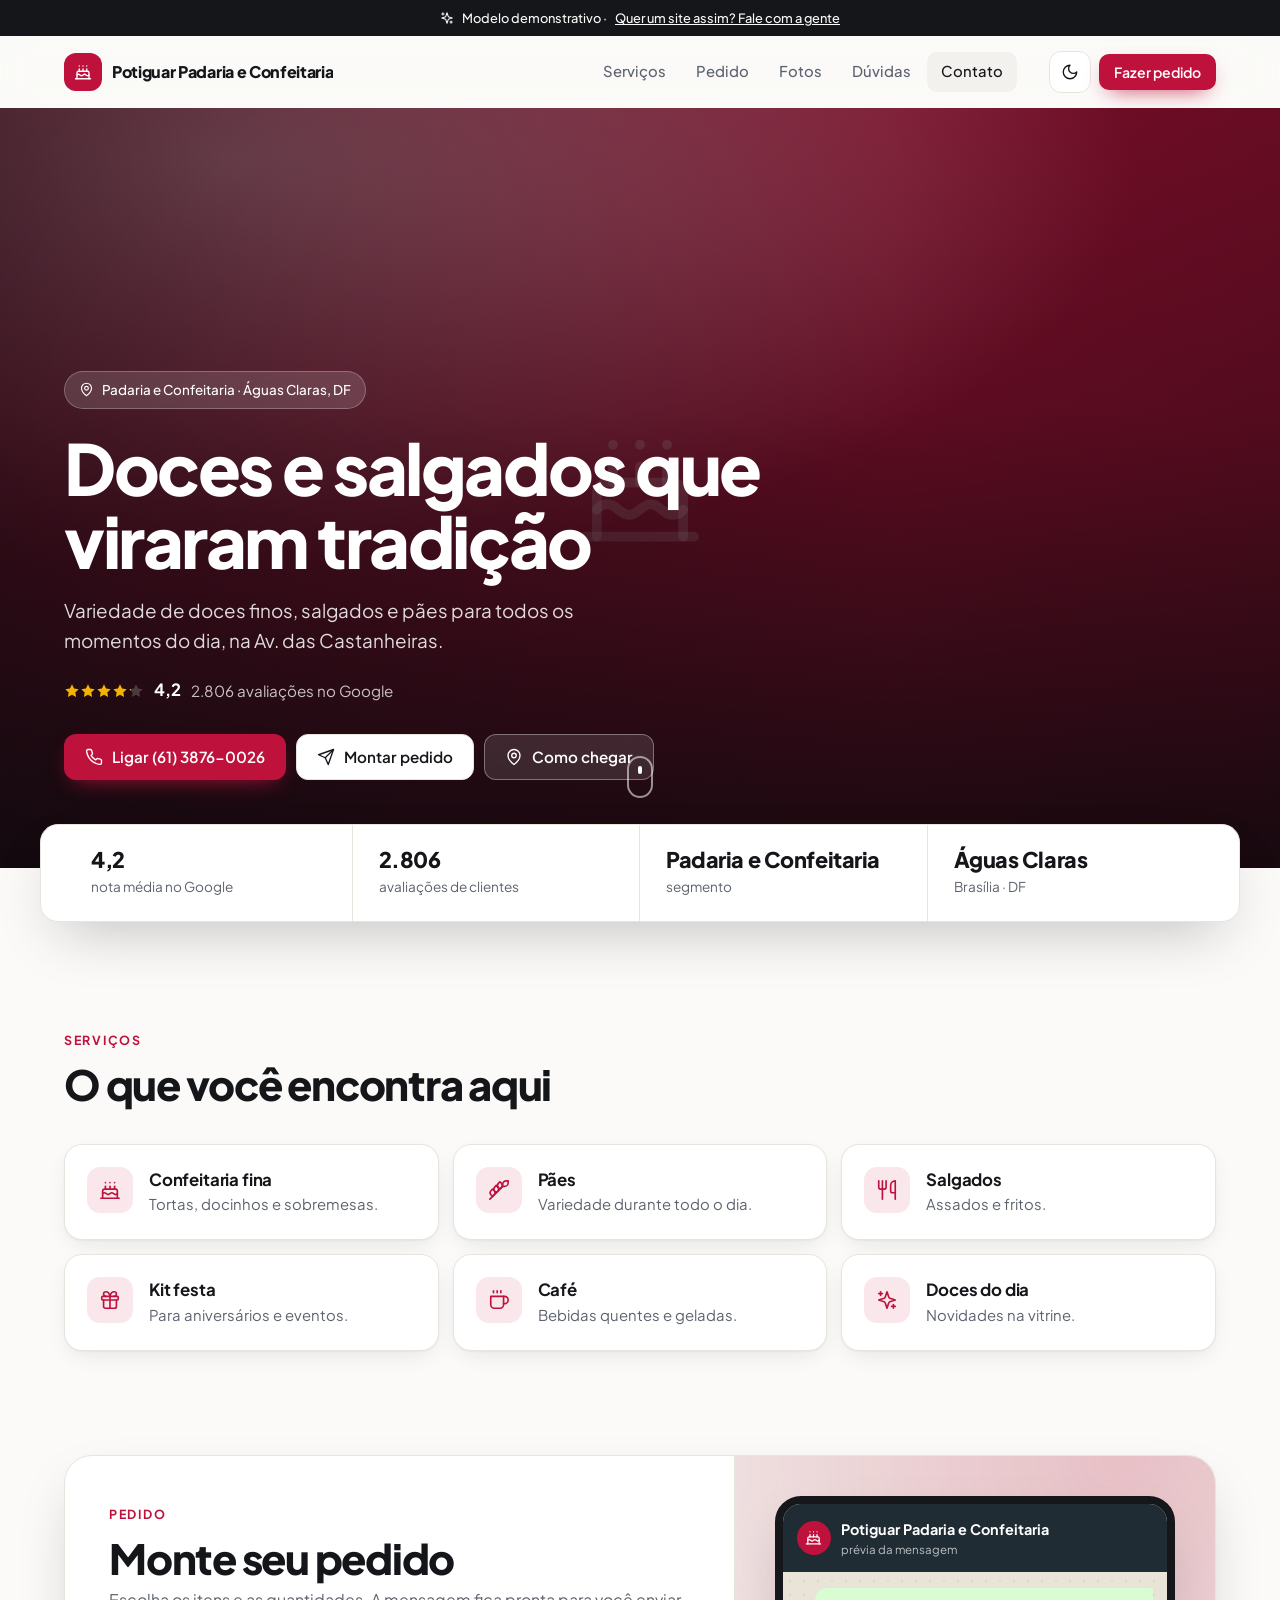
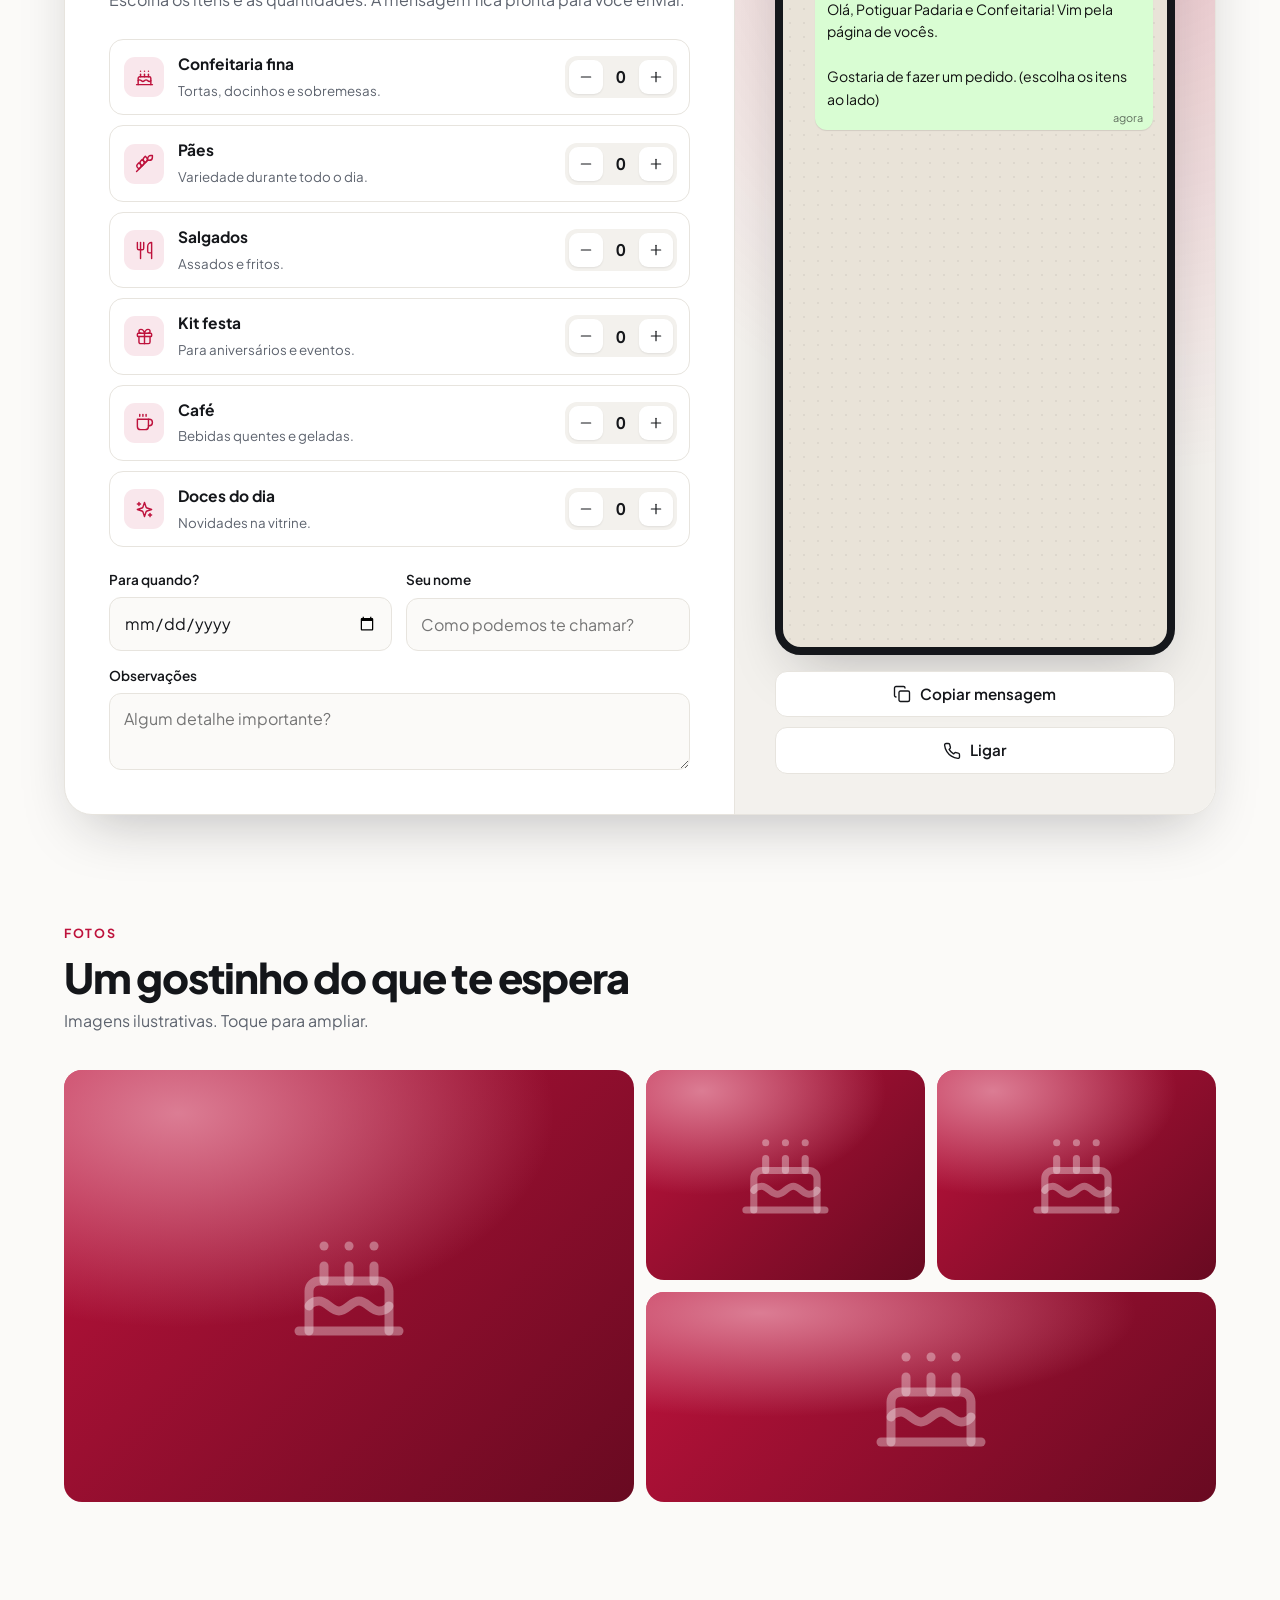
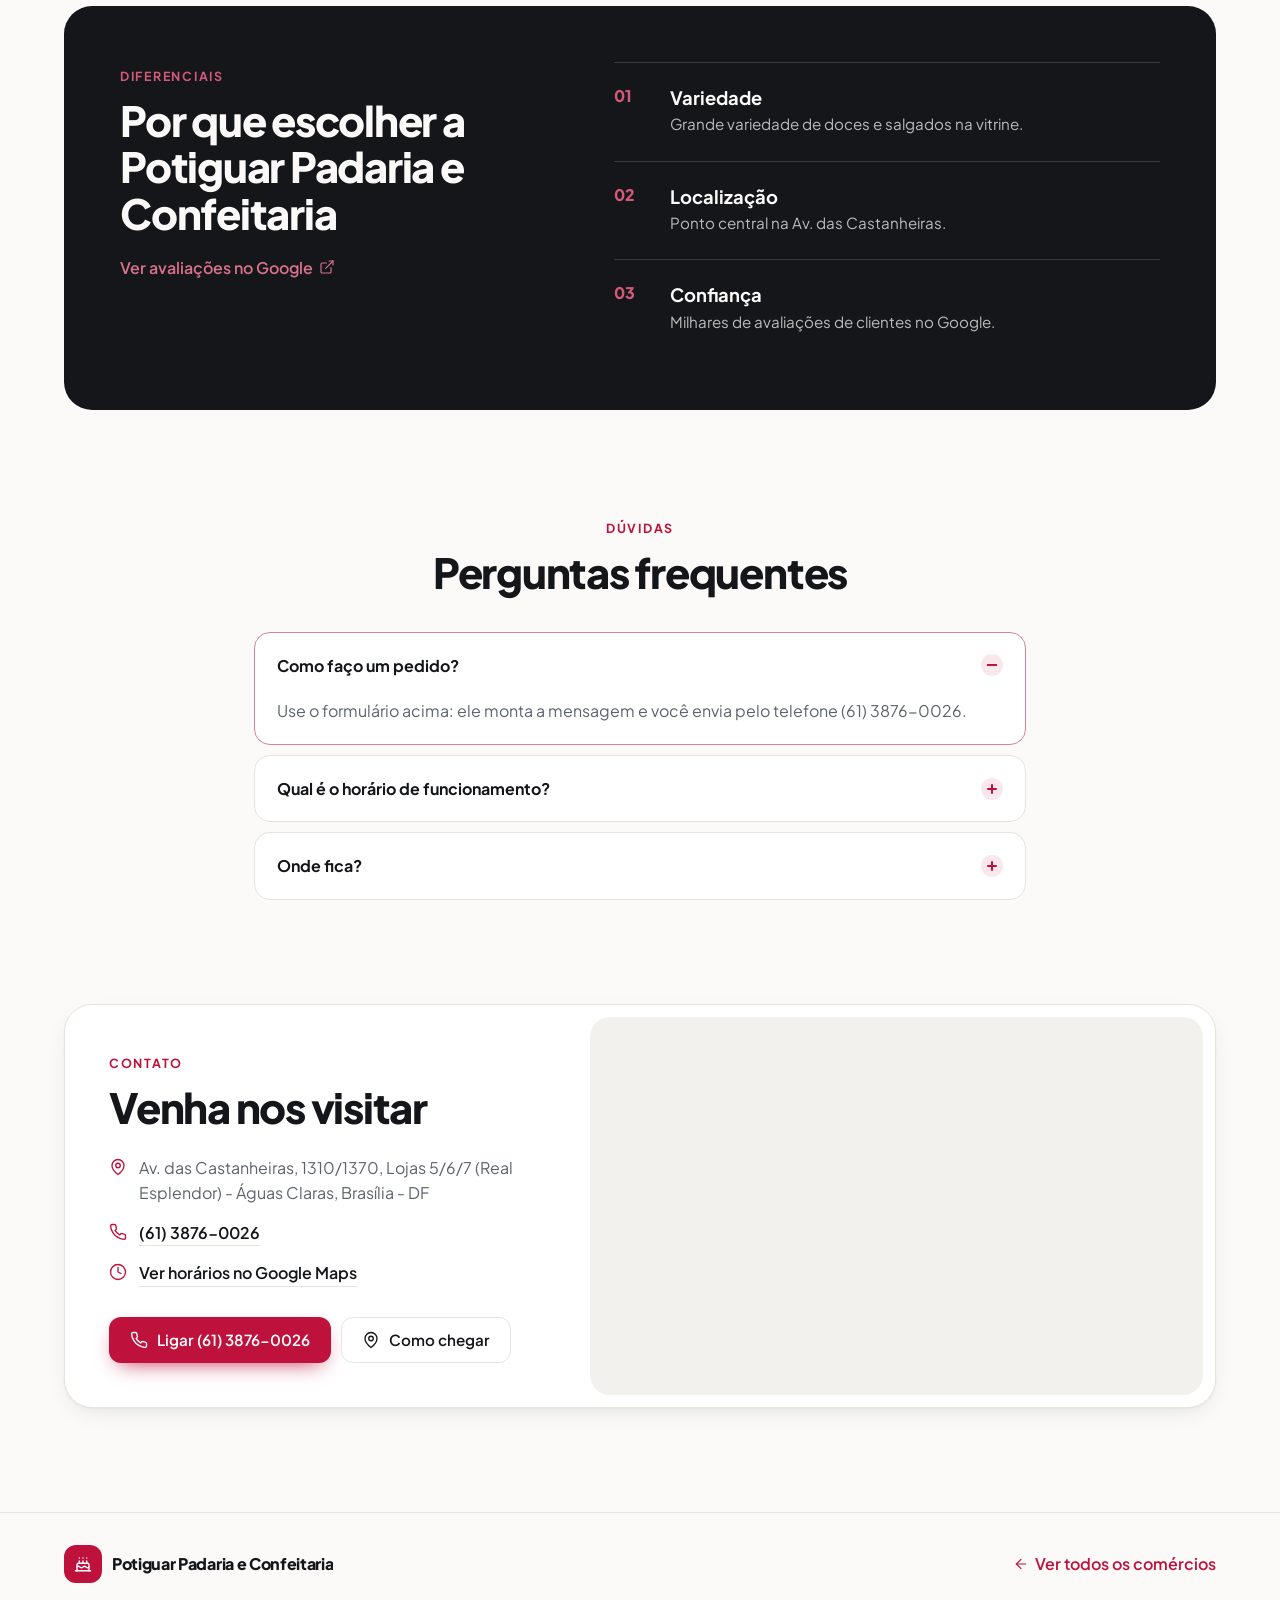
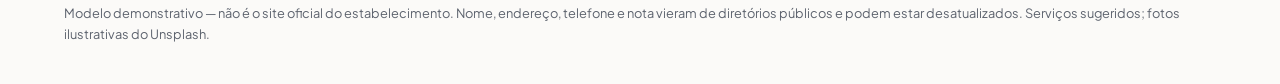
<file: landing-pages/potiguar/index.html>
<!DOCTYPE html>
<html lang="pt-BR">
<head>
<meta charset="UTF-8">
<meta name="viewport" content="width=device-width, initial-scale=1.0">
<title>Potiguar Padaria e Confeitaria · Padaria e Confeitaria em Águas Claras</title>
<meta name="description" content="Variedade de doces finos, salgados e pães para todos os momentos do dia, na Av. das Castanheiras.">
<script>try{var t=localStorage.getItem('ac-theme');if(t)document.documentElement.dataset.theme=t}catch(e){}</script>
<link rel="preconnect" href="https://fonts.googleapis.com"><link rel="preconnect" href="https://fonts.gstatic.com" crossorigin><link href="https://fonts.googleapis.com/css2?family=Plus+Jakarta+Sans:wght@400;500;600;700;800&display=swap" rel="stylesheet">
<link rel="stylesheet" href="../assets/style.css">
<style>:root{--a:#be123c;--ink:#fff}</style>
</head>
<body>
<div class="progress" aria-hidden="true"></div>
<div class="notice"><svg class="i" viewBox="0 0 24 24" fill="none" stroke="currentColor" stroke-width="1.8" stroke-linecap="round" stroke-linejoin="round" aria-hidden="true"><path d="m12 3-1.9 5.8a2 2 0 0 1-1.3 1.3L3 12l5.8 1.9a2 2 0 0 1 1.3 1.3L12 21l1.9-5.8a2 2 0 0 1 1.3-1.3L21 12l-5.8-1.9a2 2 0 0 1-1.3-1.3Z"/><path d="M5 3v4"/><path d="M3 5h4"/><path d="M19 17v4"/><path d="M17 19h4"/></svg>Modelo demonstrativo · <a href="../index.html#quero" style="text-decoration:underline">Quer um site assim? Fale com a gente</a></div>
<header class="header">
  <div class="wrap header-in">
    <a class="brand" href="#inicio"><span class="brand-mark"><svg class="i" viewBox="0 0 24 24" fill="none" stroke="currentColor" stroke-width="1.8" stroke-linecap="round" stroke-linejoin="round" aria-hidden="true"><path d="M20 21v-8a2 2 0 0 0-2-2H6a2 2 0 0 0-2 2v8"/><path d="M4 16s.5-1 2-1 2.5 2 4 2 2.5-2 4-2 2.5 2 4 2 2-1 2-1"/><path d="M2 21h20"/><path d="M7 8v3"/><path d="M12 8v3"/><path d="M17 8v3"/><path d="M7 4h.01"/><path d="M12 4h.01"/><path d="M17 4h.01"/></svg></span><span class="brand-name">Potiguar Padaria e Confeitaria</span></a>
    <nav class="menu" id="menu">
      <a href="#servicos">Serviços</a><a href="#pedido">Pedido</a><a href="#galeria">Fotos</a><a href="#duvidas">Dúvidas</a><a href="#contato">Contato</a>
    </nav>
    <div class="header-act"><button class="icon-btn theme" type="button" aria-label="Alternar tema claro/escuro"><svg class="i i-moon" viewBox="0 0 24 24" fill="none" stroke="currentColor" stroke-width="1.8" stroke-linecap="round" stroke-linejoin="round" aria-hidden="true"><path d="M12 3a6 6 0 0 0 9 9 9 9 0 1 1-9-9Z"/></svg><svg class="i i-sun" viewBox="0 0 24 24" fill="none" stroke="currentColor" stroke-width="1.8" stroke-linecap="round" stroke-linejoin="round" aria-hidden="true"><circle cx="12" cy="12" r="4"/><path d="M12 2v2"/><path d="M12 20v2"/><path d="m4.93 4.93 1.41 1.41"/><path d="m17.66 17.66 1.41 1.41"/><path d="M2 12h2"/><path d="M20 12h2"/><path d="m6.34 17.66-1.41 1.41"/><path d="m19.07 4.93-1.41 1.41"/></svg></button>
      <a class="btn btn-a btn-sm hide-sm" href="#pedido">Fazer pedido</a>
      <button class="icon-btn burger" type="button" aria-label="Abrir menu" aria-expanded="false" aria-controls="menu"><svg class="i i-open" viewBox="0 0 24 24" fill="none" stroke="currentColor" stroke-width="1.8" stroke-linecap="round" stroke-linejoin="round" aria-hidden="true"><path d="M4 6h16"/><path d="M4 12h16"/><path d="M4 18h16"/></svg><svg class="i i-close" viewBox="0 0 24 24" fill="none" stroke="currentColor" stroke-width="1.8" stroke-linecap="round" stroke-linejoin="round" aria-hidden="true"><path d="M18 6 6 18"/><path d="m6 6 12 12"/></svg></button>
    </div>
  </div>
</header>

<main>
<section id="inicio" class="hero">
  <div class="ph hero-bg"><svg class="ph-ico" viewBox="0 0 24 24" fill="none" stroke="currentColor" stroke-width="1.8" stroke-linecap="round" stroke-linejoin="round" aria-hidden="true"><path d="M20 21v-8a2 2 0 0 0-2-2H6a2 2 0 0 0-2 2v8"/><path d="M4 16s.5-1 2-1 2.5 2 4 2 2.5-2 4-2 2.5 2 4 2 2-1 2-1"/><path d="M2 21h20"/><path d="M7 8v3"/><path d="M12 8v3"/><path d="M17 8v3"/><path d="M7 4h.01"/><path d="M12 4h.01"/><path d="M17 4h.01"/></svg><img src="https://images.unsplash.com/photo-1488477181946-6428a0291777?auto=format&fit=crop&w=2000&q=80" alt="" loading="eager" onerror="this.remove()"></div>
  <div class="hero-shade"></div>
  <div class="wrap hero-in">
    <span class="pill"><svg class="i" viewBox="0 0 24 24" fill="none" stroke="currentColor" stroke-width="1.8" stroke-linecap="round" stroke-linejoin="round" aria-hidden="true"><path d="M20 10c0 6-8 12-8 12s-8-6-8-12a8 8 0 0 1 16 0Z"/><circle cx="12" cy="10" r="3"/></svg>Padaria e Confeitaria · Águas Claras, DF</span>
    <h1>Doces e salgados que viraram tradição</h1>
    <p class="hero-sub">Variedade de doces finos, salgados e pães para todos os momentos do dia, na Av. das Castanheiras.</p>
    <div class="hero-rating"><span class="stars" style="--v:84%" aria-label="4,2 de 5 estrelas"></span><b>4,2</b><span>2.806 avaliações no Google</span></div>
    <div class="ctas"><a class="btn btn-a" href="tel:+556138760026"><svg class="i" viewBox="0 0 24 24" fill="none" stroke="currentColor" stroke-width="1.8" stroke-linecap="round" stroke-linejoin="round" aria-hidden="true"><path d="M22 16.92v3a2 2 0 0 1-2.18 2 19.79 19.79 0 0 1-8.63-3.07 19.5 19.5 0 0 1-6-6 19.79 19.79 0 0 1-3.07-8.67A2 2 0 0 1 4.11 2h3a2 2 0 0 1 2 1.72c.13.96.36 1.9.7 2.81a2 2 0 0 1-.45 2.11L8.09 9.91a16 16 0 0 0 6 6l1.27-1.27a2 2 0 0 1 2.11-.45c.91.34 1.85.57 2.81.7A2 2 0 0 1 22 16.92z"/></svg>Ligar (61) 3876-0026</a><a class="btn btn-light" href="#pedido"><svg class="i" viewBox="0 0 24 24" fill="none" stroke="currentColor" stroke-width="1.8" stroke-linecap="round" stroke-linejoin="round" aria-hidden="true"><path d="m22 2-7 20-4-9-9-4Z"/><path d="M22 2 11 13"/></svg>Montar pedido</a><a class="btn btn-ghost" href="https://www.google.com/maps/search/?api=1&query=Potiguar%20Padaria%20e%20Confeitaria%20Av.%20das%20Castanheiras%2C%201310/1370%2C%20Lojas%205/6/7%20%28Real%20Esplendor%29%20-%20%C3%81guas%20Claras%2C%20Bras%C3%ADlia%20-%20DF" target="_blank" rel="noopener"><svg class="i" viewBox="0 0 24 24" fill="none" stroke="currentColor" stroke-width="1.8" stroke-linecap="round" stroke-linejoin="round" aria-hidden="true"><path d="M20 10c0 6-8 12-8 12s-8-6-8-12a8 8 0 0 1 16 0Z"/><circle cx="12" cy="10" r="3"/></svg>Como chegar</a></div>
  </div>
  <a class="scroll-hint" href="#servicos" aria-label="Rolar para serviços"><span></span></a>
</section>

<section class="wrap trust reveal"><div class="trust-item"><strong data-count="4,2">4,2</strong><span>nota média no Google</span></div><div class="trust-item"><strong data-count="2.806">2.806</strong><span>avaliações de clientes</span></div><div class="trust-item"><strong>Padaria e Confeitaria</strong><span>segmento</span></div><div class="trust-item"><strong>Águas Claras</strong><span>Brasília · DF</span></div></section>

<section id="servicos" class="secao wrap">
  <div class="sec-head reveal"><span class="kicker">Serviços</span><h2>O que você encontra aqui</h2></div>
  <div class="svcs"><article class="svc reveal" style="--d:0ms"><span class="svc-ico"><svg class="i" viewBox="0 0 24 24" fill="none" stroke="currentColor" stroke-width="1.8" stroke-linecap="round" stroke-linejoin="round" aria-hidden="true"><path d="M20 21v-8a2 2 0 0 0-2-2H6a2 2 0 0 0-2 2v8"/><path d="M4 16s.5-1 2-1 2.5 2 4 2 2.5-2 4-2 2.5 2 4 2 2-1 2-1"/><path d="M2 21h20"/><path d="M7 8v3"/><path d="M12 8v3"/><path d="M17 8v3"/><path d="M7 4h.01"/><path d="M12 4h.01"/><path d="M17 4h.01"/></svg></span><div><h3>Confeitaria fina</h3><p>Tortas, docinhos e sobremesas.</p></div></article><article class="svc reveal" style="--d:50ms"><span class="svc-ico"><svg class="i" viewBox="0 0 24 24" fill="none" stroke="currentColor" stroke-width="1.8" stroke-linecap="round" stroke-linejoin="round" aria-hidden="true"><path d="M2 22 16 8"/><path d="M3.47 12.53 5 11l1.53 1.53a3.5 3.5 0 0 1 0 4.94L5 19l-1.53-1.53a3.5 3.5 0 0 1 0-4.94Z"/><path d="M7.47 8.53 9 7l1.53 1.53a3.5 3.5 0 0 1 0 4.94L9 15l-1.53-1.53a3.5 3.5 0 0 1 0-4.94Z"/><path d="M11.47 4.53 13 3l1.53 1.53a3.5 3.5 0 0 1 0 4.94L13 11l-1.53-1.53a3.5 3.5 0 0 1 0-4.94Z"/><path d="M20 2h2v2a4 4 0 0 1-4 4h-2V6a4 4 0 0 1 4-4Z"/></svg></span><div><h3>Pães</h3><p>Variedade durante todo o dia.</p></div></article><article class="svc reveal" style="--d:100ms"><span class="svc-ico"><svg class="i" viewBox="0 0 24 24" fill="none" stroke="currentColor" stroke-width="1.8" stroke-linecap="round" stroke-linejoin="round" aria-hidden="true"><path d="M3 2v7c0 1.1.9 2 2 2h4a2 2 0 0 0 2-2V2"/><path d="M7 2v20"/><path d="M21 15V2a5 5 0 0 0-5 5v6c0 1.1.9 2 2 2h3Zm0 0v7"/></svg></span><div><h3>Salgados</h3><p>Assados e fritos.</p></div></article><article class="svc reveal" style="--d:150ms"><span class="svc-ico"><svg class="i" viewBox="0 0 24 24" fill="none" stroke="currentColor" stroke-width="1.8" stroke-linecap="round" stroke-linejoin="round" aria-hidden="true"><rect x="3" y="8" width="18" height="4" rx="1"/><path d="M12 8v13"/><path d="M19 12v7a2 2 0 0 1-2 2H7a2 2 0 0 1-2-2v-7"/><path d="M7.5 8a2.5 2.5 0 0 1 0-5C11 3 12 8 12 8s1-5 4.5-5a2.5 2.5 0 0 1 0 5"/></svg></span><div><h3>Kit festa</h3><p>Para aniversários e eventos.</p></div></article><article class="svc reveal" style="--d:200ms"><span class="svc-ico"><svg class="i" viewBox="0 0 24 24" fill="none" stroke="currentColor" stroke-width="1.8" stroke-linecap="round" stroke-linejoin="round" aria-hidden="true"><path d="M17 8h1a4 4 0 1 1 0 8h-1"/><path d="M3 8h14v9a4 4 0 0 1-4 4H7a4 4 0 0 1-4-4Z"/><line x1="6" x2="6" y1="2" y2="4"/><line x1="10" x2="10" y1="2" y2="4"/><line x1="14" x2="14" y1="2" y2="4"/></svg></span><div><h3>Café</h3><p>Bebidas quentes e geladas.</p></div></article><article class="svc reveal" style="--d:250ms"><span class="svc-ico"><svg class="i" viewBox="0 0 24 24" fill="none" stroke="currentColor" stroke-width="1.8" stroke-linecap="round" stroke-linejoin="round" aria-hidden="true"><path d="m12 3-1.9 5.8a2 2 0 0 1-1.3 1.3L3 12l5.8 1.9a2 2 0 0 1 1.3 1.3L12 21l1.9-5.8a2 2 0 0 1 1.3-1.3L21 12l-5.8-1.9a2 2 0 0 1-1.3-1.3Z"/><path d="M5 3v4"/><path d="M3 5h4"/><path d="M19 17v4"/><path d="M17 19h4"/></svg></span><div><h3>Doces do dia</h3><p>Novidades na vitrine.</p></div></article></div>
</section>

<section id="pedido" class="secao wrap">
  <div class="builder reveal" data-builder>
    <div class="builder-form">
      <span class="kicker">Pedido</span>
      <h2>Monte seu pedido</h2>
      <p class="muted">Escolha os itens e as quantidades. A mensagem fica pronta para você enviar.</p>
      <div class="items"><div class="item" data-item="Confeitaria fina"><span class="svc-ico sm"><svg class="i" viewBox="0 0 24 24" fill="none" stroke="currentColor" stroke-width="1.8" stroke-linecap="round" stroke-linejoin="round" aria-hidden="true"><path d="M20 21v-8a2 2 0 0 0-2-2H6a2 2 0 0 0-2 2v8"/><path d="M4 16s.5-1 2-1 2.5 2 4 2 2.5-2 4-2 2.5 2 4 2 2-1 2-1"/><path d="M2 21h20"/><path d="M7 8v3"/><path d="M12 8v3"/><path d="M17 8v3"/><path d="M7 4h.01"/><path d="M12 4h.01"/><path d="M17 4h.01"/></svg></span><div class="item-txt"><b>Confeitaria fina</b><small>Tortas, docinhos e sobremesas.</small></div>
<div class="stepper"><button type="button" class="step" data-step="-1" aria-label="Diminuir Confeitaria fina"><svg class="i" viewBox="0 0 24 24" fill="none" stroke="currentColor" stroke-width="1.8" stroke-linecap="round" stroke-linejoin="round" aria-hidden="true"><path d="M5 12h14"/></svg></button><output>0</output><button type="button" class="step" data-step="1" aria-label="Aumentar Confeitaria fina"><svg class="i" viewBox="0 0 24 24" fill="none" stroke="currentColor" stroke-width="1.8" stroke-linecap="round" stroke-linejoin="round" aria-hidden="true"><path d="M5 12h14"/><path d="M12 5v14"/></svg></button></div></div><div class="item" data-item="Pães"><span class="svc-ico sm"><svg class="i" viewBox="0 0 24 24" fill="none" stroke="currentColor" stroke-width="1.8" stroke-linecap="round" stroke-linejoin="round" aria-hidden="true"><path d="M2 22 16 8"/><path d="M3.47 12.53 5 11l1.53 1.53a3.5 3.5 0 0 1 0 4.94L5 19l-1.53-1.53a3.5 3.5 0 0 1 0-4.94Z"/><path d="M7.47 8.53 9 7l1.53 1.53a3.5 3.5 0 0 1 0 4.94L9 15l-1.53-1.53a3.5 3.5 0 0 1 0-4.94Z"/><path d="M11.47 4.53 13 3l1.53 1.53a3.5 3.5 0 0 1 0 4.94L13 11l-1.53-1.53a3.5 3.5 0 0 1 0-4.94Z"/><path d="M20 2h2v2a4 4 0 0 1-4 4h-2V6a4 4 0 0 1 4-4Z"/></svg></span><div class="item-txt"><b>Pães</b><small>Variedade durante todo o dia.</small></div>
<div class="stepper"><button type="button" class="step" data-step="-1" aria-label="Diminuir Pães"><svg class="i" viewBox="0 0 24 24" fill="none" stroke="currentColor" stroke-width="1.8" stroke-linecap="round" stroke-linejoin="round" aria-hidden="true"><path d="M5 12h14"/></svg></button><output>0</output><button type="button" class="step" data-step="1" aria-label="Aumentar Pães"><svg class="i" viewBox="0 0 24 24" fill="none" stroke="currentColor" stroke-width="1.8" stroke-linecap="round" stroke-linejoin="round" aria-hidden="true"><path d="M5 12h14"/><path d="M12 5v14"/></svg></button></div></div><div class="item" data-item="Salgados"><span class="svc-ico sm"><svg class="i" viewBox="0 0 24 24" fill="none" stroke="currentColor" stroke-width="1.8" stroke-linecap="round" stroke-linejoin="round" aria-hidden="true"><path d="M3 2v7c0 1.1.9 2 2 2h4a2 2 0 0 0 2-2V2"/><path d="M7 2v20"/><path d="M21 15V2a5 5 0 0 0-5 5v6c0 1.1.9 2 2 2h3Zm0 0v7"/></svg></span><div class="item-txt"><b>Salgados</b><small>Assados e fritos.</small></div>
<div class="stepper"><button type="button" class="step" data-step="-1" aria-label="Diminuir Salgados"><svg class="i" viewBox="0 0 24 24" fill="none" stroke="currentColor" stroke-width="1.8" stroke-linecap="round" stroke-linejoin="round" aria-hidden="true"><path d="M5 12h14"/></svg></button><output>0</output><button type="button" class="step" data-step="1" aria-label="Aumentar Salgados"><svg class="i" viewBox="0 0 24 24" fill="none" stroke="currentColor" stroke-width="1.8" stroke-linecap="round" stroke-linejoin="round" aria-hidden="true"><path d="M5 12h14"/><path d="M12 5v14"/></svg></button></div></div><div class="item" data-item="Kit festa"><span class="svc-ico sm"><svg class="i" viewBox="0 0 24 24" fill="none" stroke="currentColor" stroke-width="1.8" stroke-linecap="round" stroke-linejoin="round" aria-hidden="true"><rect x="3" y="8" width="18" height="4" rx="1"/><path d="M12 8v13"/><path d="M19 12v7a2 2 0 0 1-2 2H7a2 2 0 0 1-2-2v-7"/><path d="M7.5 8a2.5 2.5 0 0 1 0-5C11 3 12 8 12 8s1-5 4.5-5a2.5 2.5 0 0 1 0 5"/></svg></span><div class="item-txt"><b>Kit festa</b><small>Para aniversários e eventos.</small></div>
<div class="stepper"><button type="button" class="step" data-step="-1" aria-label="Diminuir Kit festa"><svg class="i" viewBox="0 0 24 24" fill="none" stroke="currentColor" stroke-width="1.8" stroke-linecap="round" stroke-linejoin="round" aria-hidden="true"><path d="M5 12h14"/></svg></button><output>0</output><button type="button" class="step" data-step="1" aria-label="Aumentar Kit festa"><svg class="i" viewBox="0 0 24 24" fill="none" stroke="currentColor" stroke-width="1.8" stroke-linecap="round" stroke-linejoin="round" aria-hidden="true"><path d="M5 12h14"/><path d="M12 5v14"/></svg></button></div></div><div class="item" data-item="Café"><span class="svc-ico sm"><svg class="i" viewBox="0 0 24 24" fill="none" stroke="currentColor" stroke-width="1.8" stroke-linecap="round" stroke-linejoin="round" aria-hidden="true"><path d="M17 8h1a4 4 0 1 1 0 8h-1"/><path d="M3 8h14v9a4 4 0 0 1-4 4H7a4 4 0 0 1-4-4Z"/><line x1="6" x2="6" y1="2" y2="4"/><line x1="10" x2="10" y1="2" y2="4"/><line x1="14" x2="14" y1="2" y2="4"/></svg></span><div class="item-txt"><b>Café</b><small>Bebidas quentes e geladas.</small></div>
<div class="stepper"><button type="button" class="step" data-step="-1" aria-label="Diminuir Café"><svg class="i" viewBox="0 0 24 24" fill="none" stroke="currentColor" stroke-width="1.8" stroke-linecap="round" stroke-linejoin="round" aria-hidden="true"><path d="M5 12h14"/></svg></button><output>0</output><button type="button" class="step" data-step="1" aria-label="Aumentar Café"><svg class="i" viewBox="0 0 24 24" fill="none" stroke="currentColor" stroke-width="1.8" stroke-linecap="round" stroke-linejoin="round" aria-hidden="true"><path d="M5 12h14"/><path d="M12 5v14"/></svg></button></div></div><div class="item" data-item="Doces do dia"><span class="svc-ico sm"><svg class="i" viewBox="0 0 24 24" fill="none" stroke="currentColor" stroke-width="1.8" stroke-linecap="round" stroke-linejoin="round" aria-hidden="true"><path d="m12 3-1.9 5.8a2 2 0 0 1-1.3 1.3L3 12l5.8 1.9a2 2 0 0 1 1.3 1.3L12 21l1.9-5.8a2 2 0 0 1 1.3-1.3L21 12l-5.8-1.9a2 2 0 0 1-1.3-1.3Z"/><path d="M5 3v4"/><path d="M3 5h4"/><path d="M19 17v4"/><path d="M17 19h4"/></svg></span><div class="item-txt"><b>Doces do dia</b><small>Novidades na vitrine.</small></div>
<div class="stepper"><button type="button" class="step" data-step="-1" aria-label="Diminuir Doces do dia"><svg class="i" viewBox="0 0 24 24" fill="none" stroke="currentColor" stroke-width="1.8" stroke-linecap="round" stroke-linejoin="round" aria-hidden="true"><path d="M5 12h14"/></svg></button><output>0</output><button type="button" class="step" data-step="1" aria-label="Aumentar Doces do dia"><svg class="i" viewBox="0 0 24 24" fill="none" stroke="currentColor" stroke-width="1.8" stroke-linecap="round" stroke-linejoin="round" aria-hidden="true"><path d="M5 12h14"/><path d="M12 5v14"/></svg></button></div></div></div>
      <div class="fields"><label class="field"><span>Para quando?</span><input type="date" name="data"></label>
        <label class="field"><span>Seu nome</span><input type="text" name="cliente" placeholder="Como podemos te chamar?" autocomplete="name"></label>
        <label class="field full"><span>Observações</span><textarea name="obs" rows="2" placeholder="Algum detalhe importante?"></textarea></label>
      </div>
    </div>
    <aside class="builder-preview">
      <div class="phone">
        <div class="phone-top"><span class="avatar"><svg class="i" viewBox="0 0 24 24" fill="none" stroke="currentColor" stroke-width="1.8" stroke-linecap="round" stroke-linejoin="round" aria-hidden="true"><path d="M20 21v-8a2 2 0 0 0-2-2H6a2 2 0 0 0-2 2v8"/><path d="M4 16s.5-1 2-1 2.5 2 4 2 2.5-2 4-2 2.5 2 4 2 2-1 2-1"/><path d="M2 21h20"/><path d="M7 8v3"/><path d="M12 8v3"/><path d="M17 8v3"/><path d="M7 4h.01"/><path d="M12 4h.01"/><path d="M17 4h.01"/></svg></span><div><b>Potiguar Padaria e Confeitaria</b><small>prévia da mensagem</small></div></div>
        <div class="bubble"><pre data-preview></pre><span class="time">agora</span></div>
      </div>
      <div class="send"><button type="button" class="btn btn-light" data-send="copy"><svg class="i" viewBox="0 0 24 24" fill="none" stroke="currentColor" stroke-width="1.8" stroke-linecap="round" stroke-linejoin="round" aria-hidden="true"><rect width="14" height="14" x="8" y="8" rx="2"/><path d="M4 16c-1.1 0-2-.9-2-2V4c0-1.1.9-2 2-2h10c1.1 0 2 .9 2 2"/></svg>Copiar mensagem</button><a class="btn btn-light" href="tel:+556138760026"><svg class="i" viewBox="0 0 24 24" fill="none" stroke="currentColor" stroke-width="1.8" stroke-linecap="round" stroke-linejoin="round" aria-hidden="true"><path d="M22 16.92v3a2 2 0 0 1-2.18 2 19.79 19.79 0 0 1-8.63-3.07 19.5 19.5 0 0 1-6-6 19.79 19.79 0 0 1-3.07-8.67A2 2 0 0 1 4.11 2h3a2 2 0 0 1 2 1.72c.13.96.36 1.9.7 2.81a2 2 0 0 1-.45 2.11L8.09 9.91a16 16 0 0 0 6 6l1.27-1.27a2 2 0 0 1 2.11-.45c.91.34 1.85.57 2.81.7A2 2 0 0 1 22 16.92z"/></svg>Ligar</a></div>
      
    </aside>
  </div>
  <script type="application/json" id="cfg">{"nome": "Potiguar Padaria e Confeitaria", "modo": "pedido", "zap": null}</script>
</section>

<section id="galeria" class="secao wrap">
  <div class="sec-head reveal"><span class="kicker">Fotos</span><h2>Um gostinho do que te espera</h2><p class="muted">Imagens ilustrativas. Toque para ampliar.</p></div>
  <div class="gallery n4 reveal"><button type="button" class="g-item g0" data-full="https://images.unsplash.com/photo-1488477181946-6428a0291777?auto=format&fit=crop&w=1800&q=80" aria-label="Ampliar foto 1"><div class="ph"><svg class="ph-ico" viewBox="0 0 24 24" fill="none" stroke="currentColor" stroke-width="1.8" stroke-linecap="round" stroke-linejoin="round" aria-hidden="true"><path d="M20 21v-8a2 2 0 0 0-2-2H6a2 2 0 0 0-2 2v8"/><path d="M4 16s.5-1 2-1 2.5 2 4 2 2.5-2 4-2 2.5 2 4 2 2-1 2-1"/><path d="M2 21h20"/><path d="M7 8v3"/><path d="M12 8v3"/><path d="M17 8v3"/><path d="M7 4h.01"/><path d="M12 4h.01"/><path d="M17 4h.01"/></svg><img src="https://images.unsplash.com/photo-1488477181946-6428a0291777?auto=format&fit=crop&w=900&q=80" alt="" loading="lazy" onerror="this.remove()"></div><span class="g-zoom"><svg class="i" viewBox="0 0 24 24" fill="none" stroke="currentColor" stroke-width="1.8" stroke-linecap="round" stroke-linejoin="round" aria-hidden="true"><path d="M15 3h6v6"/><path d="M9 21H3v-6"/><path d="M21 3l-7 7"/><path d="M3 21l7-7"/></svg></span></button><button type="button" class="g-item g1" data-full="https://images.unsplash.com/photo-1578985545062-69928b1d9587?auto=format&fit=crop&w=1800&q=80" aria-label="Ampliar foto 2"><div class="ph"><svg class="ph-ico" viewBox="0 0 24 24" fill="none" stroke="currentColor" stroke-width="1.8" stroke-linecap="round" stroke-linejoin="round" aria-hidden="true"><path d="M20 21v-8a2 2 0 0 0-2-2H6a2 2 0 0 0-2 2v8"/><path d="M4 16s.5-1 2-1 2.5 2 4 2 2.5-2 4-2 2.5 2 4 2 2-1 2-1"/><path d="M2 21h20"/><path d="M7 8v3"/><path d="M12 8v3"/><path d="M17 8v3"/><path d="M7 4h.01"/><path d="M12 4h.01"/><path d="M17 4h.01"/></svg><img src="https://images.unsplash.com/photo-1578985545062-69928b1d9587?auto=format&fit=crop&w=900&q=80" alt="" loading="lazy" onerror="this.remove()"></div><span class="g-zoom"><svg class="i" viewBox="0 0 24 24" fill="none" stroke="currentColor" stroke-width="1.8" stroke-linecap="round" stroke-linejoin="round" aria-hidden="true"><path d="M15 3h6v6"/><path d="M9 21H3v-6"/><path d="M21 3l-7 7"/><path d="M3 21l7-7"/></svg></span></button><button type="button" class="g-item g2" data-full="https://images.unsplash.com/photo-1555507036-ab1f4038808a?auto=format&fit=crop&w=1800&q=80" aria-label="Ampliar foto 3"><div class="ph"><svg class="ph-ico" viewBox="0 0 24 24" fill="none" stroke="currentColor" stroke-width="1.8" stroke-linecap="round" stroke-linejoin="round" aria-hidden="true"><path d="M20 21v-8a2 2 0 0 0-2-2H6a2 2 0 0 0-2 2v8"/><path d="M4 16s.5-1 2-1 2.5 2 4 2 2.5-2 4-2 2.5 2 4 2 2-1 2-1"/><path d="M2 21h20"/><path d="M7 8v3"/><path d="M12 8v3"/><path d="M17 8v3"/><path d="M7 4h.01"/><path d="M12 4h.01"/><path d="M17 4h.01"/></svg><img src="https://images.unsplash.com/photo-1555507036-ab1f4038808a?auto=format&fit=crop&w=900&q=80" alt="" loading="lazy" onerror="this.remove()"></div><span class="g-zoom"><svg class="i" viewBox="0 0 24 24" fill="none" stroke="currentColor" stroke-width="1.8" stroke-linecap="round" stroke-linejoin="round" aria-hidden="true"><path d="M15 3h6v6"/><path d="M9 21H3v-6"/><path d="M21 3l-7 7"/><path d="M3 21l7-7"/></svg></span></button><button type="button" class="g-item g3" data-full="https://images.unsplash.com/photo-1509042239860-f550ce710b93?auto=format&fit=crop&w=1800&q=80" aria-label="Ampliar foto 4"><div class="ph"><svg class="ph-ico" viewBox="0 0 24 24" fill="none" stroke="currentColor" stroke-width="1.8" stroke-linecap="round" stroke-linejoin="round" aria-hidden="true"><path d="M20 21v-8a2 2 0 0 0-2-2H6a2 2 0 0 0-2 2v8"/><path d="M4 16s.5-1 2-1 2.5 2 4 2 2.5-2 4-2 2.5 2 4 2 2-1 2-1"/><path d="M2 21h20"/><path d="M7 8v3"/><path d="M12 8v3"/><path d="M17 8v3"/><path d="M7 4h.01"/><path d="M12 4h.01"/><path d="M17 4h.01"/></svg><img src="https://images.unsplash.com/photo-1509042239860-f550ce710b93?auto=format&fit=crop&w=900&q=80" alt="" loading="lazy" onerror="this.remove()"></div><span class="g-zoom"><svg class="i" viewBox="0 0 24 24" fill="none" stroke="currentColor" stroke-width="1.8" stroke-linecap="round" stroke-linejoin="round" aria-hidden="true"><path d="M15 3h6v6"/><path d="M9 21H3v-6"/><path d="M21 3l-7 7"/><path d="M3 21l7-7"/></svg></span></button></div>
</section>

<section class="secao wrap">
  <div class="why">
    <div class="why-head reveal"><span class="kicker">Diferenciais</span><h2>Por que escolher a Potiguar Padaria e Confeitaria</h2>
      <a class="link" href="https://www.google.com/maps/search/?api=1&query=Potiguar%20Padaria%20e%20Confeitaria%20Av.%20das%20Castanheiras%2C%201310/1370%2C%20Lojas%205/6/7%20%28Real%20Esplendor%29%20-%20%C3%81guas%20Claras%2C%20Bras%C3%ADlia%20-%20DF" target="_blank" rel="noopener">Ver avaliações no Google <svg class="i" viewBox="0 0 24 24" fill="none" stroke="currentColor" stroke-width="1.8" stroke-linecap="round" stroke-linejoin="round" aria-hidden="true"><path d="M15 3h6v6"/><path d="M10 14 21 3"/><path d="M18 13v6a2 2 0 0 1-2 2H5a2 2 0 0 1-2-2V8a2 2 0 0 1 2-2h6"/></svg></a></div>
    <ol class="why-list"><li class="reveal" style="--d:0ms"><span class="n">01</span><h3>Variedade</h3><p>Grande variedade de doces e salgados na vitrine.</p></li><li class="reveal" style="--d:80ms"><span class="n">02</span><h3>Localização</h3><p>Ponto central na Av. das Castanheiras.</p></li><li class="reveal" style="--d:160ms"><span class="n">03</span><h3>Confiança</h3><p>Milhares de avaliações de clientes no Google.</p></li></ol>
  </div>
</section>

<section id="duvidas" class="secao wrap narrow">
  <div class="sec-head reveal center"><span class="kicker">Dúvidas</span><h2>Perguntas frequentes</h2></div>
  <div class="faqs"><details class="faq reveal" open><summary>Como faço um pedido?<span class="pm"></span></summary><p>Use o formulário acima: ele monta a mensagem e você envia pelo telefone (61) 3876-0026.</p></details><details class="faq reveal"><summary>Qual é o horário de funcionamento?<span class="pm"></span></summary><p>Os horários podem mudar em feriados e datas especiais. Confira o horário atualizado no <a href="https://www.google.com/maps/search/?api=1&query=Potiguar%20Padaria%20e%20Confeitaria%20Av.%20das%20Castanheiras%2C%201310/1370%2C%20Lojas%205/6/7%20%28Real%20Esplendor%29%20-%20%C3%81guas%20Claras%2C%20Bras%C3%ADlia%20-%20DF" target="_blank" rel="noopener">Google Maps</a>.</p></details><details class="faq reveal"><summary>Onde fica?<span class="pm"></span></summary><p>Av. das Castanheiras, 1310/1370, Lojas 5/6/7 (Real Esplendor) - Águas Claras, Brasília - DF. Toque em “Como chegar” para abrir a rota no seu celular.</p></details></div>
</section>

<section id="contato" class="secao wrap">
  <div class="contact reveal">
    <div class="contact-info">
      <span class="kicker">Contato</span><h2>Venha nos visitar</h2>
      <ul class="info"><li><svg class="i" viewBox="0 0 24 24" fill="none" stroke="currentColor" stroke-width="1.8" stroke-linecap="round" stroke-linejoin="round" aria-hidden="true"><path d="M20 10c0 6-8 12-8 12s-8-6-8-12a8 8 0 0 1 16 0Z"/><circle cx="12" cy="10" r="3"/></svg><span>Av. das Castanheiras, 1310/1370, Lojas 5/6/7 (Real Esplendor) - Águas Claras, Brasília - DF</span></li><li><svg class="i" viewBox="0 0 24 24" fill="none" stroke="currentColor" stroke-width="1.8" stroke-linecap="round" stroke-linejoin="round" aria-hidden="true"><path d="M22 16.92v3a2 2 0 0 1-2.18 2 19.79 19.79 0 0 1-8.63-3.07 19.5 19.5 0 0 1-6-6 19.79 19.79 0 0 1-3.07-8.67A2 2 0 0 1 4.11 2h3a2 2 0 0 1 2 1.72c.13.96.36 1.9.7 2.81a2 2 0 0 1-.45 2.11L8.09 9.91a16 16 0 0 0 6 6l1.27-1.27a2 2 0 0 1 2.11-.45c.91.34 1.85.57 2.81.7A2 2 0 0 1 22 16.92z"/></svg><a href="tel:+556138760026">(61) 3876-0026</a></li><li><svg class="i" viewBox="0 0 24 24" fill="none" stroke="currentColor" stroke-width="1.8" stroke-linecap="round" stroke-linejoin="round" aria-hidden="true"><circle cx="12" cy="12" r="10"/><polyline points="12 6 12 12 16 14"/></svg><a href="https://www.google.com/maps/search/?api=1&query=Potiguar%20Padaria%20e%20Confeitaria%20Av.%20das%20Castanheiras%2C%201310/1370%2C%20Lojas%205/6/7%20%28Real%20Esplendor%29%20-%20%C3%81guas%20Claras%2C%20Bras%C3%ADlia%20-%20DF" target="_blank" rel="noopener">Ver horários no Google Maps</a></li></ul>
      <div class="ctas"><a class="btn btn-a" href="tel:+556138760026"><svg class="i" viewBox="0 0 24 24" fill="none" stroke="currentColor" stroke-width="1.8" stroke-linecap="round" stroke-linejoin="round" aria-hidden="true"><path d="M22 16.92v3a2 2 0 0 1-2.18 2 19.79 19.79 0 0 1-8.63-3.07 19.5 19.5 0 0 1-6-6 19.79 19.79 0 0 1-3.07-8.67A2 2 0 0 1 4.11 2h3a2 2 0 0 1 2 1.72c.13.96.36 1.9.7 2.81a2 2 0 0 1-.45 2.11L8.09 9.91a16 16 0 0 0 6 6l1.27-1.27a2 2 0 0 1 2.11-.45c.91.34 1.85.57 2.81.7A2 2 0 0 1 22 16.92z"/></svg>Ligar (61) 3876-0026</a><a class="btn btn-light" href="https://www.google.com/maps/search/?api=1&query=Potiguar%20Padaria%20e%20Confeitaria%20Av.%20das%20Castanheiras%2C%201310/1370%2C%20Lojas%205/6/7%20%28Real%20Esplendor%29%20-%20%C3%81guas%20Claras%2C%20Bras%C3%ADlia%20-%20DF" target="_blank" rel="noopener"><svg class="i" viewBox="0 0 24 24" fill="none" stroke="currentColor" stroke-width="1.8" stroke-linecap="round" stroke-linejoin="round" aria-hidden="true"><path d="M20 10c0 6-8 12-8 12s-8-6-8-12a8 8 0 0 1 16 0Z"/><circle cx="12" cy="10" r="3"/></svg>Como chegar</a></div>
    </div>
    <div class="map"><iframe title="Mapa de Potiguar Padaria e Confeitaria" src="https://www.google.com/maps?q=Potiguar%20Padaria%20e%20Confeitaria%20Av.%20das%20Castanheiras%2C%201310/1370%2C%20Lojas%205/6/7%20%28Real%20Esplendor%29%20-%20%C3%81guas%20Claras%2C%20Bras%C3%ADlia%20-%20DF&output=embed" loading="lazy" referrerpolicy="no-referrer-when-downgrade"></iframe></div>
  </div>
</section>
</main>

<footer class="footer">
  <div class="wrap footer-in">
    <a class="brand" href="#inicio"><span class="brand-mark"><svg class="i" viewBox="0 0 24 24" fill="none" stroke="currentColor" stroke-width="1.8" stroke-linecap="round" stroke-linejoin="round" aria-hidden="true"><path d="M20 21v-8a2 2 0 0 0-2-2H6a2 2 0 0 0-2 2v8"/><path d="M4 16s.5-1 2-1 2.5 2 4 2 2.5-2 4-2 2.5 2 4 2 2-1 2-1"/><path d="M2 21h20"/><path d="M7 8v3"/><path d="M12 8v3"/><path d="M17 8v3"/><path d="M7 4h.01"/><path d="M12 4h.01"/><path d="M17 4h.01"/></svg></span><span class="brand-name">Potiguar Padaria e Confeitaria</span></a>
    <a class="link" href="../index.html"><svg class="i" viewBox="0 0 24 24" fill="none" stroke="currentColor" stroke-width="1.8" stroke-linecap="round" stroke-linejoin="round" aria-hidden="true"><path d="M19 12H5"/><path d="m12 19-7-7 7-7"/></svg>Ver todos os comércios</a>
  </div>
  <p class="wrap disc">Modelo demonstrativo — não é o site oficial do estabelecimento. Nome, endereço, telefone e nota vieram de diretórios públicos e podem estar desatualizados. Serviços sugeridos; fotos ilustrativas do Unsplash.</p>
</footer>

<a class="fab" href="tel:+556138760026" aria-label="Ligar"><svg class="i" viewBox="0 0 24 24" fill="none" stroke="currentColor" stroke-width="1.8" stroke-linecap="round" stroke-linejoin="round" aria-hidden="true"><path d="M22 16.92v3a2 2 0 0 1-2.18 2 19.79 19.79 0 0 1-8.63-3.07 19.5 19.5 0 0 1-6-6 19.79 19.79 0 0 1-3.07-8.67A2 2 0 0 1 4.11 2h3a2 2 0 0 1 2 1.72c.13.96.36 1.9.7 2.81a2 2 0 0 1-.45 2.11L8.09 9.91a16 16 0 0 0 6 6l1.27-1.27a2 2 0 0 1 2.11-.45c.91.34 1.85.57 2.81.7A2 2 0 0 1 22 16.92z"/></svg></a>
<nav class="mbar" aria-label="Ações rápidas"><a href="https://www.google.com/maps/search/?api=1&query=Potiguar%20Padaria%20e%20Confeitaria%20Av.%20das%20Castanheiras%2C%201310/1370%2C%20Lojas%205/6/7%20%28Real%20Esplendor%29%20-%20%C3%81guas%20Claras%2C%20Bras%C3%ADlia%20-%20DF" target="_blank" rel="noopener"><svg class="i" viewBox="0 0 24 24" fill="none" stroke="currentColor" stroke-width="1.8" stroke-linecap="round" stroke-linejoin="round" aria-hidden="true"><path d="M20 10c0 6-8 12-8 12s-8-6-8-12a8 8 0 0 1 16 0Z"/><circle cx="12" cy="10" r="3"/></svg>Rota</a><a href="tel:+556138760026"><svg class="i" viewBox="0 0 24 24" fill="none" stroke="currentColor" stroke-width="1.8" stroke-linecap="round" stroke-linejoin="round" aria-hidden="true"><path d="M22 16.92v3a2 2 0 0 1-2.18 2 19.79 19.79 0 0 1-8.63-3.07 19.5 19.5 0 0 1-6-6 19.79 19.79 0 0 1-3.07-8.67A2 2 0 0 1 4.11 2h3a2 2 0 0 1 2 1.72c.13.96.36 1.9.7 2.81a2 2 0 0 1-.45 2.11L8.09 9.91a16 16 0 0 0 6 6l1.27-1.27a2 2 0 0 1 2.11-.45c.91.34 1.85.57 2.81.7A2 2 0 0 1 22 16.92z"/></svg>Ligar</a><a class="on" href="#pedido"><svg class="i" viewBox="0 0 24 24" fill="none" stroke="currentColor" stroke-width="1.8" stroke-linecap="round" stroke-linejoin="round" aria-hidden="true"><path d="m22 2-7 20-4-9-9-4Z"/><path d="M22 2 11 13"/></svg>Pedir</a></nav>
<div class="lightbox" hidden><button class="icon-btn lb-close" type="button" aria-label="Fechar"><svg class="i" viewBox="0 0 24 24" fill="none" stroke="currentColor" stroke-width="1.8" stroke-linecap="round" stroke-linejoin="round" aria-hidden="true"><path d="M18 6 6 18"/><path d="m6 6 12 12"/></svg></button><button class="icon-btn lb-prev" type="button" aria-label="Foto anterior"><svg class="i" viewBox="0 0 24 24" fill="none" stroke="currentColor" stroke-width="1.8" stroke-linecap="round" stroke-linejoin="round" aria-hidden="true"><path d="m15 18-6-6 6-6"/></svg></button><img alt=""><button class="icon-btn lb-next" type="button" aria-label="Próxima foto"><svg class="i" viewBox="0 0 24 24" fill="none" stroke="currentColor" stroke-width="1.8" stroke-linecap="round" stroke-linejoin="round" aria-hidden="true"><path d="m9 18 6-6-6-6"/></svg></button></div>
<div class="toast" role="status" aria-live="polite"></div>
<script src="../assets/app.js"></script>
</body>
</html>
</file>
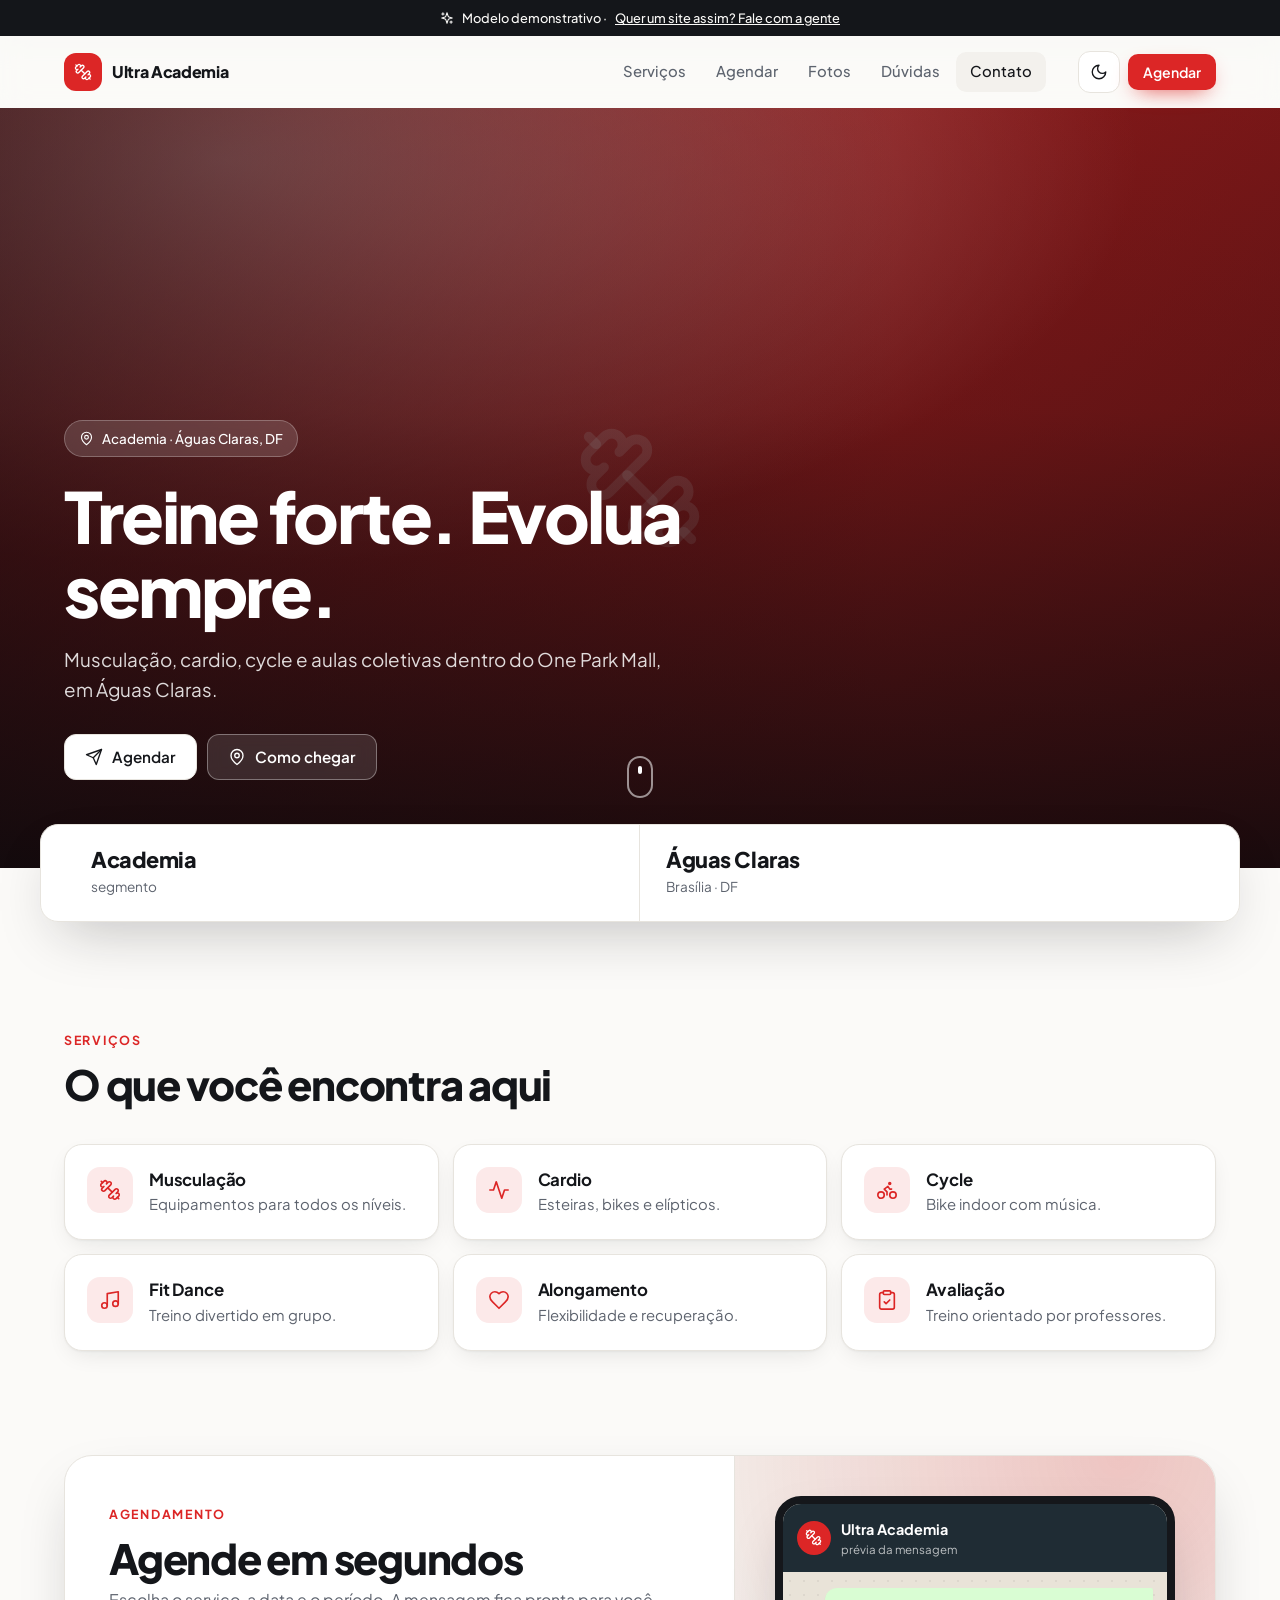
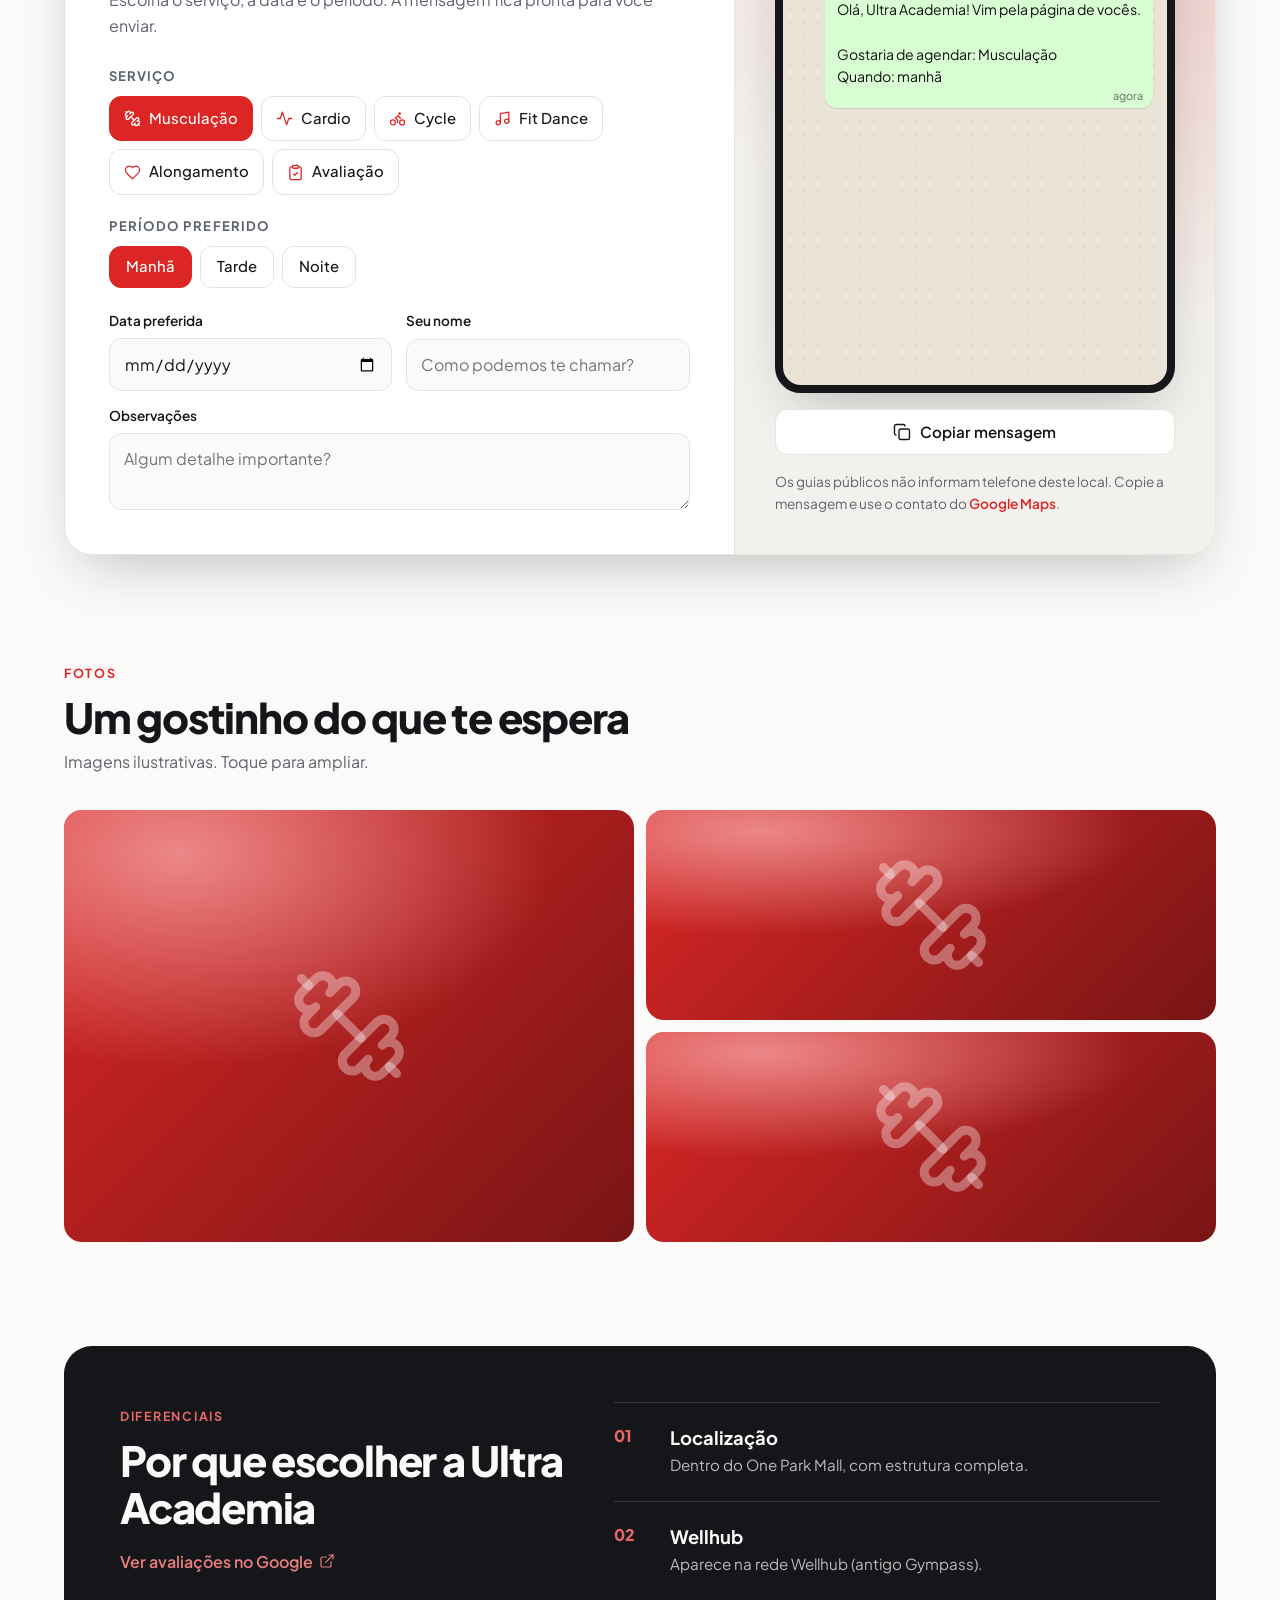
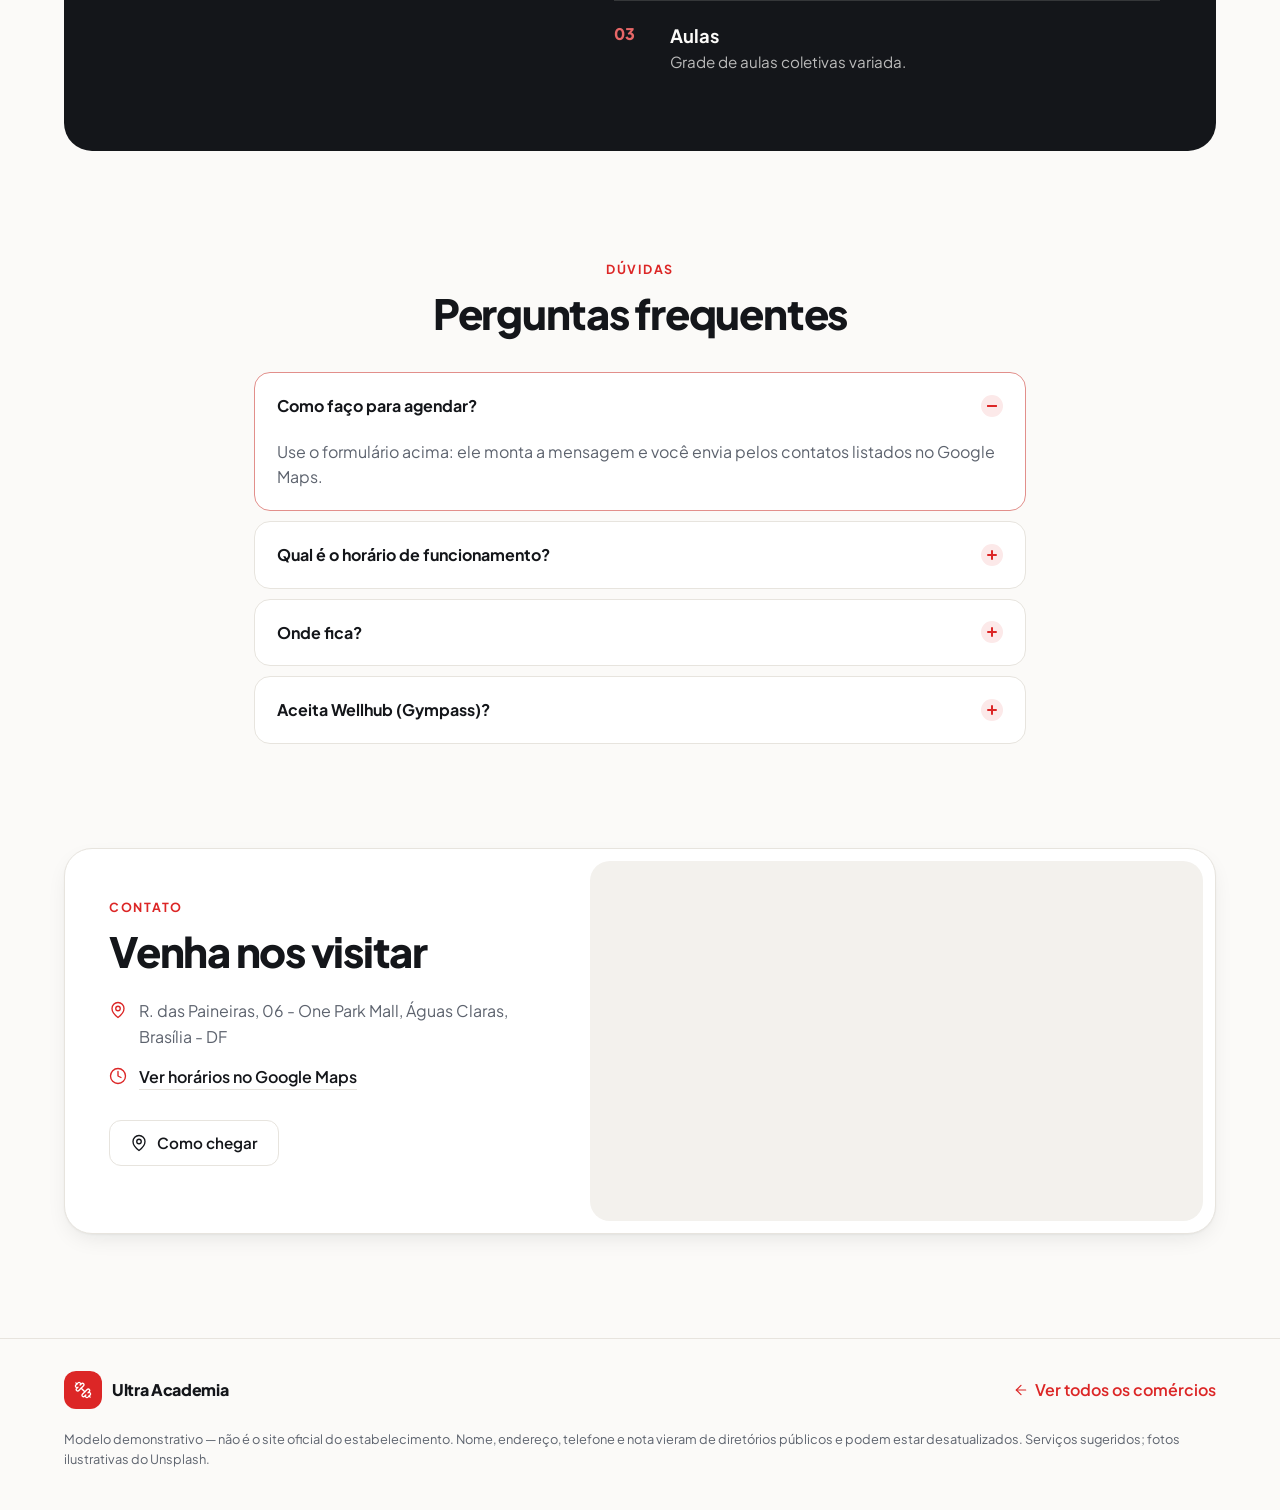
<file: landing-pages/ultra-academia/index.html>
<!DOCTYPE html>
<html lang="pt-BR">
<head>
<meta charset="UTF-8">
<meta name="viewport" content="width=device-width, initial-scale=1.0">
<title>Ultra Academia · Academia em Águas Claras</title>
<meta name="description" content="Musculação, cardio, cycle e aulas coletivas dentro do One Park Mall, em Águas Claras.">
<script>try{var t=localStorage.getItem('ac-theme');if(t)document.documentElement.dataset.theme=t}catch(e){}</script>
<link rel="preconnect" href="https://fonts.googleapis.com"><link rel="preconnect" href="https://fonts.gstatic.com" crossorigin><link href="https://fonts.googleapis.com/css2?family=Plus+Jakarta+Sans:wght@400;500;600;700;800&display=swap" rel="stylesheet">
<link rel="stylesheet" href="../assets/style.css">
<style>:root{--a:#dc2626;--ink:#fff}</style>
</head>
<body>
<div class="progress" aria-hidden="true"></div>
<div class="notice"><svg class="i" viewBox="0 0 24 24" fill="none" stroke="currentColor" stroke-width="1.8" stroke-linecap="round" stroke-linejoin="round" aria-hidden="true"><path d="m12 3-1.9 5.8a2 2 0 0 1-1.3 1.3L3 12l5.8 1.9a2 2 0 0 1 1.3 1.3L12 21l1.9-5.8a2 2 0 0 1 1.3-1.3L21 12l-5.8-1.9a2 2 0 0 1-1.3-1.3Z"/><path d="M5 3v4"/><path d="M3 5h4"/><path d="M19 17v4"/><path d="M17 19h4"/></svg>Modelo demonstrativo · <a href="../index.html#quero" style="text-decoration:underline">Quer um site assim? Fale com a gente</a></div>
<header class="header">
  <div class="wrap header-in">
    <a class="brand" href="#inicio"><span class="brand-mark"><svg class="i" viewBox="0 0 24 24" fill="none" stroke="currentColor" stroke-width="1.8" stroke-linecap="round" stroke-linejoin="round" aria-hidden="true"><path d="M14.4 14.4 9.6 9.6"/><path d="M18.657 21.485a2 2 0 1 1-2.829-2.828l-1.767 1.768a2 2 0 1 1-2.829-2.829l6.364-6.364a2 2 0 1 1 2.829 2.829l-1.768 1.767a2 2 0 1 1 2.828 2.829z"/><path d="m21.5 21.5-1.4-1.4"/><path d="M3.9 3.9 2.5 2.5"/><path d="M6.404 12.768a2 2 0 1 1-2.829-2.829l1.768-1.767a2 2 0 1 1-2.828-2.829l2.828-2.828a2 2 0 1 1 2.829 2.828l1.767-1.768a2 2 0 1 1 2.829 2.829z"/></svg></span><span class="brand-name">Ultra Academia</span></a>
    <nav class="menu" id="menu">
      <a href="#servicos">Serviços</a><a href="#pedido">Agendar</a><a href="#galeria">Fotos</a><a href="#duvidas">Dúvidas</a><a href="#contato">Contato</a>
    </nav>
    <div class="header-act"><button class="icon-btn theme" type="button" aria-label="Alternar tema claro/escuro"><svg class="i i-moon" viewBox="0 0 24 24" fill="none" stroke="currentColor" stroke-width="1.8" stroke-linecap="round" stroke-linejoin="round" aria-hidden="true"><path d="M12 3a6 6 0 0 0 9 9 9 9 0 1 1-9-9Z"/></svg><svg class="i i-sun" viewBox="0 0 24 24" fill="none" stroke="currentColor" stroke-width="1.8" stroke-linecap="round" stroke-linejoin="round" aria-hidden="true"><circle cx="12" cy="12" r="4"/><path d="M12 2v2"/><path d="M12 20v2"/><path d="m4.93 4.93 1.41 1.41"/><path d="m17.66 17.66 1.41 1.41"/><path d="M2 12h2"/><path d="M20 12h2"/><path d="m6.34 17.66-1.41 1.41"/><path d="m19.07 4.93-1.41 1.41"/></svg></button>
      <a class="btn btn-a btn-sm hide-sm" href="#pedido">Agendar</a>
      <button class="icon-btn burger" type="button" aria-label="Abrir menu" aria-expanded="false" aria-controls="menu"><svg class="i i-open" viewBox="0 0 24 24" fill="none" stroke="currentColor" stroke-width="1.8" stroke-linecap="round" stroke-linejoin="round" aria-hidden="true"><path d="M4 6h16"/><path d="M4 12h16"/><path d="M4 18h16"/></svg><svg class="i i-close" viewBox="0 0 24 24" fill="none" stroke="currentColor" stroke-width="1.8" stroke-linecap="round" stroke-linejoin="round" aria-hidden="true"><path d="M18 6 6 18"/><path d="m6 6 12 12"/></svg></button>
    </div>
  </div>
</header>

<main>
<section id="inicio" class="hero">
  <div class="ph hero-bg"><svg class="ph-ico" viewBox="0 0 24 24" fill="none" stroke="currentColor" stroke-width="1.8" stroke-linecap="round" stroke-linejoin="round" aria-hidden="true"><path d="M14.4 14.4 9.6 9.6"/><path d="M18.657 21.485a2 2 0 1 1-2.829-2.828l-1.767 1.768a2 2 0 1 1-2.829-2.829l6.364-6.364a2 2 0 1 1 2.829 2.829l-1.768 1.767a2 2 0 1 1 2.828 2.829z"/><path d="m21.5 21.5-1.4-1.4"/><path d="M3.9 3.9 2.5 2.5"/><path d="M6.404 12.768a2 2 0 1 1-2.829-2.829l1.768-1.767a2 2 0 1 1-2.828-2.829l2.828-2.828a2 2 0 1 1 2.829 2.828l1.767-1.768a2 2 0 1 1 2.829 2.829z"/></svg><img src="https://images.unsplash.com/photo-1534438327276-14e5300c3a48?auto=format&fit=crop&w=2000&q=80" alt="" loading="eager" onerror="this.remove()"></div>
  <div class="hero-shade"></div>
  <div class="wrap hero-in">
    <span class="pill"><svg class="i" viewBox="0 0 24 24" fill="none" stroke="currentColor" stroke-width="1.8" stroke-linecap="round" stroke-linejoin="round" aria-hidden="true"><path d="M20 10c0 6-8 12-8 12s-8-6-8-12a8 8 0 0 1 16 0Z"/><circle cx="12" cy="10" r="3"/></svg>Academia · Águas Claras, DF</span>
    <h1>Treine forte. Evolua sempre.</h1>
    <p class="hero-sub">Musculação, cardio, cycle e aulas coletivas dentro do One Park Mall, em Águas Claras.</p>
    
    <div class="ctas"><a class="btn btn-light" href="#pedido"><svg class="i" viewBox="0 0 24 24" fill="none" stroke="currentColor" stroke-width="1.8" stroke-linecap="round" stroke-linejoin="round" aria-hidden="true"><path d="m22 2-7 20-4-9-9-4Z"/><path d="M22 2 11 13"/></svg>Agendar</a><a class="btn btn-ghost" href="https://www.google.com/maps/search/?api=1&query=Ultra%20Academia%20R.%20das%20Paineiras%2C%2006%20-%20One%20Park%20Mall%2C%20%C3%81guas%20Claras%2C%20Bras%C3%ADlia%20-%20DF" target="_blank" rel="noopener"><svg class="i" viewBox="0 0 24 24" fill="none" stroke="currentColor" stroke-width="1.8" stroke-linecap="round" stroke-linejoin="round" aria-hidden="true"><path d="M20 10c0 6-8 12-8 12s-8-6-8-12a8 8 0 0 1 16 0Z"/><circle cx="12" cy="10" r="3"/></svg>Como chegar</a></div>
  </div>
  <a class="scroll-hint" href="#servicos" aria-label="Rolar para serviços"><span></span></a>
</section>

<section class="wrap trust reveal"><div class="trust-item"><strong>Academia</strong><span>segmento</span></div><div class="trust-item"><strong>Águas Claras</strong><span>Brasília · DF</span></div></section>

<section id="servicos" class="secao wrap">
  <div class="sec-head reveal"><span class="kicker">Serviços</span><h2>O que você encontra aqui</h2></div>
  <div class="svcs"><article class="svc reveal" style="--d:0ms"><span class="svc-ico"><svg class="i" viewBox="0 0 24 24" fill="none" stroke="currentColor" stroke-width="1.8" stroke-linecap="round" stroke-linejoin="round" aria-hidden="true"><path d="M14.4 14.4 9.6 9.6"/><path d="M18.657 21.485a2 2 0 1 1-2.829-2.828l-1.767 1.768a2 2 0 1 1-2.829-2.829l6.364-6.364a2 2 0 1 1 2.829 2.829l-1.768 1.767a2 2 0 1 1 2.828 2.829z"/><path d="m21.5 21.5-1.4-1.4"/><path d="M3.9 3.9 2.5 2.5"/><path d="M6.404 12.768a2 2 0 1 1-2.829-2.829l1.768-1.767a2 2 0 1 1-2.828-2.829l2.828-2.828a2 2 0 1 1 2.829 2.828l1.767-1.768a2 2 0 1 1 2.829 2.829z"/></svg></span><div><h3>Musculação</h3><p>Equipamentos para todos os níveis.</p></div></article><article class="svc reveal" style="--d:50ms"><span class="svc-ico"><svg class="i" viewBox="0 0 24 24" fill="none" stroke="currentColor" stroke-width="1.8" stroke-linecap="round" stroke-linejoin="round" aria-hidden="true"><path d="M22 12h-4l-3 9L9 3l-3 9H2"/></svg></span><div><h3>Cardio</h3><p>Esteiras, bikes e elípticos.</p></div></article><article class="svc reveal" style="--d:100ms"><span class="svc-ico"><svg class="i" viewBox="0 0 24 24" fill="none" stroke="currentColor" stroke-width="1.8" stroke-linecap="round" stroke-linejoin="round" aria-hidden="true"><circle cx="18.5" cy="17.5" r="3.5"/><circle cx="5.5" cy="17.5" r="3.5"/><circle cx="15" cy="5" r="1"/><path d="M12 17.5V14l-3-3 4-3 2 3h2"/></svg></span><div><h3>Cycle</h3><p>Bike indoor com música.</p></div></article><article class="svc reveal" style="--d:150ms"><span class="svc-ico"><svg class="i" viewBox="0 0 24 24" fill="none" stroke="currentColor" stroke-width="1.8" stroke-linecap="round" stroke-linejoin="round" aria-hidden="true"><path d="M9 18V5l12-2v13"/><circle cx="6" cy="18" r="3"/><circle cx="18" cy="16" r="3"/></svg></span><div><h3>Fit Dance</h3><p>Treino divertido em grupo.</p></div></article><article class="svc reveal" style="--d:200ms"><span class="svc-ico"><svg class="i" viewBox="0 0 24 24" fill="none" stroke="currentColor" stroke-width="1.8" stroke-linecap="round" stroke-linejoin="round" aria-hidden="true"><path d="M19 14c1.49-1.46 3-3.21 3-5.5A5.5 5.5 0 0 0 16.5 3c-1.76 0-3 .5-4.5 2-1.5-1.5-2.74-2-4.5-2A5.5 5.5 0 0 0 2 8.5c0 2.3 1.5 4.05 3 5.5l7 7Z"/></svg></span><div><h3>Alongamento</h3><p>Flexibilidade e recuperação.</p></div></article><article class="svc reveal" style="--d:250ms"><span class="svc-ico"><svg class="i" viewBox="0 0 24 24" fill="none" stroke="currentColor" stroke-width="1.8" stroke-linecap="round" stroke-linejoin="round" aria-hidden="true"><rect x="8" y="2" width="8" height="4" rx="1"/><path d="M16 4h2a2 2 0 0 1 2 2v14a2 2 0 0 1-2 2H6a2 2 0 0 1-2-2V6a2 2 0 0 1 2-2h2"/><path d="m9 14 2 2 4-4"/></svg></span><div><h3>Avaliação</h3><p>Treino orientado por professores.</p></div></article></div>
</section>

<section id="pedido" class="secao wrap">
  <div class="builder reveal" data-builder>
    <div class="builder-form">
      <span class="kicker">Agendamento</span>
      <h2>Agende em segundos</h2>
      <p class="muted">Escolha o serviço, a data e o período. A mensagem fica pronta para você enviar.</p>
      <p class="lbl">Serviço</p><div class="chips"><label class="chip-opt"><input type="radio" name="servico" value="Musculação" checked><span><svg class="i" viewBox="0 0 24 24" fill="none" stroke="currentColor" stroke-width="1.8" stroke-linecap="round" stroke-linejoin="round" aria-hidden="true"><path d="M14.4 14.4 9.6 9.6"/><path d="M18.657 21.485a2 2 0 1 1-2.829-2.828l-1.767 1.768a2 2 0 1 1-2.829-2.829l6.364-6.364a2 2 0 1 1 2.829 2.829l-1.768 1.767a2 2 0 1 1 2.828 2.829z"/><path d="m21.5 21.5-1.4-1.4"/><path d="M3.9 3.9 2.5 2.5"/><path d="M6.404 12.768a2 2 0 1 1-2.829-2.829l1.768-1.767a2 2 0 1 1-2.828-2.829l2.828-2.828a2 2 0 1 1 2.829 2.828l1.767-1.768a2 2 0 1 1 2.829 2.829z"/></svg>Musculação</span></label><label class="chip-opt"><input type="radio" name="servico" value="Cardio"><span><svg class="i" viewBox="0 0 24 24" fill="none" stroke="currentColor" stroke-width="1.8" stroke-linecap="round" stroke-linejoin="round" aria-hidden="true"><path d="M22 12h-4l-3 9L9 3l-3 9H2"/></svg>Cardio</span></label><label class="chip-opt"><input type="radio" name="servico" value="Cycle"><span><svg class="i" viewBox="0 0 24 24" fill="none" stroke="currentColor" stroke-width="1.8" stroke-linecap="round" stroke-linejoin="round" aria-hidden="true"><circle cx="18.5" cy="17.5" r="3.5"/><circle cx="5.5" cy="17.5" r="3.5"/><circle cx="15" cy="5" r="1"/><path d="M12 17.5V14l-3-3 4-3 2 3h2"/></svg>Cycle</span></label><label class="chip-opt"><input type="radio" name="servico" value="Fit Dance"><span><svg class="i" viewBox="0 0 24 24" fill="none" stroke="currentColor" stroke-width="1.8" stroke-linecap="round" stroke-linejoin="round" aria-hidden="true"><path d="M9 18V5l12-2v13"/><circle cx="6" cy="18" r="3"/><circle cx="18" cy="16" r="3"/></svg>Fit Dance</span></label><label class="chip-opt"><input type="radio" name="servico" value="Alongamento"><span><svg class="i" viewBox="0 0 24 24" fill="none" stroke="currentColor" stroke-width="1.8" stroke-linecap="round" stroke-linejoin="round" aria-hidden="true"><path d="M19 14c1.49-1.46 3-3.21 3-5.5A5.5 5.5 0 0 0 16.5 3c-1.76 0-3 .5-4.5 2-1.5-1.5-2.74-2-4.5-2A5.5 5.5 0 0 0 2 8.5c0 2.3 1.5 4.05 3 5.5l7 7Z"/></svg>Alongamento</span></label><label class="chip-opt"><input type="radio" name="servico" value="Avaliação"><span><svg class="i" viewBox="0 0 24 24" fill="none" stroke="currentColor" stroke-width="1.8" stroke-linecap="round" stroke-linejoin="round" aria-hidden="true"><rect x="8" y="2" width="8" height="4" rx="1"/><path d="M16 4h2a2 2 0 0 1 2 2v14a2 2 0 0 1-2 2H6a2 2 0 0 1-2-2V6a2 2 0 0 1 2-2h2"/><path d="m9 14 2 2 4-4"/></svg>Avaliação</span></label></div><p class="lbl">Período preferido</p><div class="chips"><label class="chip-opt sm"><input type="radio" name="periodo" value="Manhã" checked><span>Manhã</span></label><label class="chip-opt sm"><input type="radio" name="periodo" value="Tarde"><span>Tarde</span></label><label class="chip-opt sm"><input type="radio" name="periodo" value="Noite"><span>Noite</span></label></div>
      <div class="fields"><label class="field"><span>Data preferida</span><input type="date" name="data"></label>
        <label class="field"><span>Seu nome</span><input type="text" name="cliente" placeholder="Como podemos te chamar?" autocomplete="name"></label>
        <label class="field full"><span>Observações</span><textarea name="obs" rows="2" placeholder="Algum detalhe importante?"></textarea></label>
      </div>
    </div>
    <aside class="builder-preview">
      <div class="phone">
        <div class="phone-top"><span class="avatar"><svg class="i" viewBox="0 0 24 24" fill="none" stroke="currentColor" stroke-width="1.8" stroke-linecap="round" stroke-linejoin="round" aria-hidden="true"><path d="M14.4 14.4 9.6 9.6"/><path d="M18.657 21.485a2 2 0 1 1-2.829-2.828l-1.767 1.768a2 2 0 1 1-2.829-2.829l6.364-6.364a2 2 0 1 1 2.829 2.829l-1.768 1.767a2 2 0 1 1 2.828 2.829z"/><path d="m21.5 21.5-1.4-1.4"/><path d="M3.9 3.9 2.5 2.5"/><path d="M6.404 12.768a2 2 0 1 1-2.829-2.829l1.768-1.767a2 2 0 1 1-2.828-2.829l2.828-2.828a2 2 0 1 1 2.829 2.828l1.767-1.768a2 2 0 1 1 2.829 2.829z"/></svg></span><div><b>Ultra Academia</b><small>prévia da mensagem</small></div></div>
        <div class="bubble"><pre data-preview></pre><span class="time">agora</span></div>
      </div>
      <div class="send"><button type="button" class="btn btn-light" data-send="copy"><svg class="i" viewBox="0 0 24 24" fill="none" stroke="currentColor" stroke-width="1.8" stroke-linecap="round" stroke-linejoin="round" aria-hidden="true"><rect width="14" height="14" x="8" y="8" rx="2"/><path d="M4 16c-1.1 0-2-.9-2-2V4c0-1.1.9-2 2-2h10c1.1 0 2 .9 2 2"/></svg>Copiar mensagem</button></div>
      <p class="hint">Os guias públicos não informam telefone deste local. Copie a mensagem e use o contato do <a href="https://www.google.com/maps/search/?api=1&query=Ultra%20Academia%20R.%20das%20Paineiras%2C%2006%20-%20One%20Park%20Mall%2C%20%C3%81guas%20Claras%2C%20Bras%C3%ADlia%20-%20DF" target="_blank" rel="noopener">Google Maps</a>.</p>
    </aside>
  </div>
  <script type="application/json" id="cfg">{"nome": "Ultra Academia", "modo": "agenda", "zap": null}</script>
</section>

<section id="galeria" class="secao wrap">
  <div class="sec-head reveal"><span class="kicker">Fotos</span><h2>Um gostinho do que te espera</h2><p class="muted">Imagens ilustrativas. Toque para ampliar.</p></div>
  <div class="gallery n3 reveal"><button type="button" class="g-item g0" data-full="https://images.unsplash.com/photo-1534438327276-14e5300c3a48?auto=format&fit=crop&w=1800&q=80" aria-label="Ampliar foto 1"><div class="ph"><svg class="ph-ico" viewBox="0 0 24 24" fill="none" stroke="currentColor" stroke-width="1.8" stroke-linecap="round" stroke-linejoin="round" aria-hidden="true"><path d="M14.4 14.4 9.6 9.6"/><path d="M18.657 21.485a2 2 0 1 1-2.829-2.828l-1.767 1.768a2 2 0 1 1-2.829-2.829l6.364-6.364a2 2 0 1 1 2.829 2.829l-1.768 1.767a2 2 0 1 1 2.828 2.829z"/><path d="m21.5 21.5-1.4-1.4"/><path d="M3.9 3.9 2.5 2.5"/><path d="M6.404 12.768a2 2 0 1 1-2.829-2.829l1.768-1.767a2 2 0 1 1-2.828-2.829l2.828-2.828a2 2 0 1 1 2.829 2.828l1.767-1.768a2 2 0 1 1 2.829 2.829z"/></svg><img src="https://images.unsplash.com/photo-1534438327276-14e5300c3a48?auto=format&fit=crop&w=900&q=80" alt="" loading="lazy" onerror="this.remove()"></div><span class="g-zoom"><svg class="i" viewBox="0 0 24 24" fill="none" stroke="currentColor" stroke-width="1.8" stroke-linecap="round" stroke-linejoin="round" aria-hidden="true"><path d="M15 3h6v6"/><path d="M9 21H3v-6"/><path d="M21 3l-7 7"/><path d="M3 21l7-7"/></svg></span></button><button type="button" class="g-item g1" data-full="https://images.unsplash.com/photo-1571019613454-1cb2f99b2d8b?auto=format&fit=crop&w=1800&q=80" aria-label="Ampliar foto 2"><div class="ph"><svg class="ph-ico" viewBox="0 0 24 24" fill="none" stroke="currentColor" stroke-width="1.8" stroke-linecap="round" stroke-linejoin="round" aria-hidden="true"><path d="M14.4 14.4 9.6 9.6"/><path d="M18.657 21.485a2 2 0 1 1-2.829-2.828l-1.767 1.768a2 2 0 1 1-2.829-2.829l6.364-6.364a2 2 0 1 1 2.829 2.829l-1.768 1.767a2 2 0 1 1 2.828 2.829z"/><path d="m21.5 21.5-1.4-1.4"/><path d="M3.9 3.9 2.5 2.5"/><path d="M6.404 12.768a2 2 0 1 1-2.829-2.829l1.768-1.767a2 2 0 1 1-2.828-2.829l2.828-2.828a2 2 0 1 1 2.829 2.828l1.767-1.768a2 2 0 1 1 2.829 2.829z"/></svg><img src="https://images.unsplash.com/photo-1571019613454-1cb2f99b2d8b?auto=format&fit=crop&w=900&q=80" alt="" loading="lazy" onerror="this.remove()"></div><span class="g-zoom"><svg class="i" viewBox="0 0 24 24" fill="none" stroke="currentColor" stroke-width="1.8" stroke-linecap="round" stroke-linejoin="round" aria-hidden="true"><path d="M15 3h6v6"/><path d="M9 21H3v-6"/><path d="M21 3l-7 7"/><path d="M3 21l7-7"/></svg></span></button><button type="button" class="g-item g2" data-full="https://images.unsplash.com/photo-1517836357463-d25dfeac3438?auto=format&fit=crop&w=1800&q=80" aria-label="Ampliar foto 3"><div class="ph"><svg class="ph-ico" viewBox="0 0 24 24" fill="none" stroke="currentColor" stroke-width="1.8" stroke-linecap="round" stroke-linejoin="round" aria-hidden="true"><path d="M14.4 14.4 9.6 9.6"/><path d="M18.657 21.485a2 2 0 1 1-2.829-2.828l-1.767 1.768a2 2 0 1 1-2.829-2.829l6.364-6.364a2 2 0 1 1 2.829 2.829l-1.768 1.767a2 2 0 1 1 2.828 2.829z"/><path d="m21.5 21.5-1.4-1.4"/><path d="M3.9 3.9 2.5 2.5"/><path d="M6.404 12.768a2 2 0 1 1-2.829-2.829l1.768-1.767a2 2 0 1 1-2.828-2.829l2.828-2.828a2 2 0 1 1 2.829 2.828l1.767-1.768a2 2 0 1 1 2.829 2.829z"/></svg><img src="https://images.unsplash.com/photo-1517836357463-d25dfeac3438?auto=format&fit=crop&w=900&q=80" alt="" loading="lazy" onerror="this.remove()"></div><span class="g-zoom"><svg class="i" viewBox="0 0 24 24" fill="none" stroke="currentColor" stroke-width="1.8" stroke-linecap="round" stroke-linejoin="round" aria-hidden="true"><path d="M15 3h6v6"/><path d="M9 21H3v-6"/><path d="M21 3l-7 7"/><path d="M3 21l7-7"/></svg></span></button></div>
</section>

<section class="secao wrap">
  <div class="why">
    <div class="why-head reveal"><span class="kicker">Diferenciais</span><h2>Por que escolher a Ultra Academia</h2>
      <a class="link" href="https://www.google.com/maps/search/?api=1&query=Ultra%20Academia%20R.%20das%20Paineiras%2C%2006%20-%20One%20Park%20Mall%2C%20%C3%81guas%20Claras%2C%20Bras%C3%ADlia%20-%20DF" target="_blank" rel="noopener">Ver avaliações no Google <svg class="i" viewBox="0 0 24 24" fill="none" stroke="currentColor" stroke-width="1.8" stroke-linecap="round" stroke-linejoin="round" aria-hidden="true"><path d="M15 3h6v6"/><path d="M10 14 21 3"/><path d="M18 13v6a2 2 0 0 1-2 2H5a2 2 0 0 1-2-2V8a2 2 0 0 1 2-2h6"/></svg></a></div>
    <ol class="why-list"><li class="reveal" style="--d:0ms"><span class="n">01</span><h3>Localização</h3><p>Dentro do One Park Mall, com estrutura completa.</p></li><li class="reveal" style="--d:80ms"><span class="n">02</span><h3>Wellhub</h3><p>Aparece na rede Wellhub (antigo Gympass).</p></li><li class="reveal" style="--d:160ms"><span class="n">03</span><h3>Aulas</h3><p>Grade de aulas coletivas variada.</p></li></ol>
  </div>
</section>

<section id="duvidas" class="secao wrap narrow">
  <div class="sec-head reveal center"><span class="kicker">Dúvidas</span><h2>Perguntas frequentes</h2></div>
  <div class="faqs"><details class="faq reveal" open><summary>Como faço para agendar?<span class="pm"></span></summary><p>Use o formulário acima: ele monta a mensagem e você envia pelos contatos listados no Google Maps.</p></details><details class="faq reveal"><summary>Qual é o horário de funcionamento?<span class="pm"></span></summary><p>Os horários podem mudar em feriados e datas especiais. Confira o horário atualizado no <a href="https://www.google.com/maps/search/?api=1&query=Ultra%20Academia%20R.%20das%20Paineiras%2C%2006%20-%20One%20Park%20Mall%2C%20%C3%81guas%20Claras%2C%20Bras%C3%ADlia%20-%20DF" target="_blank" rel="noopener">Google Maps</a>.</p></details><details class="faq reveal"><summary>Onde fica?<span class="pm"></span></summary><p>R. das Paineiras, 06 - One Park Mall, Águas Claras, Brasília - DF. Toque em “Como chegar” para abrir a rota no seu celular.</p></details><details class="faq reveal"><summary>Aceita Wellhub (Gympass)?<span class="pm"></span></summary><p>A Ultra Academia Águas Claras aparece como parceira no site do Wellhub. Confirme o seu plano no aplicativo antes de ir.</p></details></div>
</section>

<section id="contato" class="secao wrap">
  <div class="contact reveal">
    <div class="contact-info">
      <span class="kicker">Contato</span><h2>Venha nos visitar</h2>
      <ul class="info"><li><svg class="i" viewBox="0 0 24 24" fill="none" stroke="currentColor" stroke-width="1.8" stroke-linecap="round" stroke-linejoin="round" aria-hidden="true"><path d="M20 10c0 6-8 12-8 12s-8-6-8-12a8 8 0 0 1 16 0Z"/><circle cx="12" cy="10" r="3"/></svg><span>R. das Paineiras, 06 - One Park Mall, Águas Claras, Brasília - DF</span></li><li><svg class="i" viewBox="0 0 24 24" fill="none" stroke="currentColor" stroke-width="1.8" stroke-linecap="round" stroke-linejoin="round" aria-hidden="true"><circle cx="12" cy="12" r="10"/><polyline points="12 6 12 12 16 14"/></svg><a href="https://www.google.com/maps/search/?api=1&query=Ultra%20Academia%20R.%20das%20Paineiras%2C%2006%20-%20One%20Park%20Mall%2C%20%C3%81guas%20Claras%2C%20Bras%C3%ADlia%20-%20DF" target="_blank" rel="noopener">Ver horários no Google Maps</a></li></ul>
      <div class="ctas"><a class="btn btn-light" href="https://www.google.com/maps/search/?api=1&query=Ultra%20Academia%20R.%20das%20Paineiras%2C%2006%20-%20One%20Park%20Mall%2C%20%C3%81guas%20Claras%2C%20Bras%C3%ADlia%20-%20DF" target="_blank" rel="noopener"><svg class="i" viewBox="0 0 24 24" fill="none" stroke="currentColor" stroke-width="1.8" stroke-linecap="round" stroke-linejoin="round" aria-hidden="true"><path d="M20 10c0 6-8 12-8 12s-8-6-8-12a8 8 0 0 1 16 0Z"/><circle cx="12" cy="10" r="3"/></svg>Como chegar</a></div>
    </div>
    <div class="map"><iframe title="Mapa de Ultra Academia" src="https://www.google.com/maps?q=Ultra%20Academia%20R.%20das%20Paineiras%2C%2006%20-%20One%20Park%20Mall%2C%20%C3%81guas%20Claras%2C%20Bras%C3%ADlia%20-%20DF&output=embed" loading="lazy" referrerpolicy="no-referrer-when-downgrade"></iframe></div>
  </div>
</section>
</main>

<footer class="footer">
  <div class="wrap footer-in">
    <a class="brand" href="#inicio"><span class="brand-mark"><svg class="i" viewBox="0 0 24 24" fill="none" stroke="currentColor" stroke-width="1.8" stroke-linecap="round" stroke-linejoin="round" aria-hidden="true"><path d="M14.4 14.4 9.6 9.6"/><path d="M18.657 21.485a2 2 0 1 1-2.829-2.828l-1.767 1.768a2 2 0 1 1-2.829-2.829l6.364-6.364a2 2 0 1 1 2.829 2.829l-1.768 1.767a2 2 0 1 1 2.828 2.829z"/><path d="m21.5 21.5-1.4-1.4"/><path d="M3.9 3.9 2.5 2.5"/><path d="M6.404 12.768a2 2 0 1 1-2.829-2.829l1.768-1.767a2 2 0 1 1-2.828-2.829l2.828-2.828a2 2 0 1 1 2.829 2.828l1.767-1.768a2 2 0 1 1 2.829 2.829z"/></svg></span><span class="brand-name">Ultra Academia</span></a>
    <a class="link" href="../index.html"><svg class="i" viewBox="0 0 24 24" fill="none" stroke="currentColor" stroke-width="1.8" stroke-linecap="round" stroke-linejoin="round" aria-hidden="true"><path d="M19 12H5"/><path d="m12 19-7-7 7-7"/></svg>Ver todos os comércios</a>
  </div>
  <p class="wrap disc">Modelo demonstrativo — não é o site oficial do estabelecimento. Nome, endereço, telefone e nota vieram de diretórios públicos e podem estar desatualizados. Serviços sugeridos; fotos ilustrativas do Unsplash.</p>
</footer>


<nav class="mbar" aria-label="Ações rápidas"><a href="https://www.google.com/maps/search/?api=1&query=Ultra%20Academia%20R.%20das%20Paineiras%2C%2006%20-%20One%20Park%20Mall%2C%20%C3%81guas%20Claras%2C%20Bras%C3%ADlia%20-%20DF" target="_blank" rel="noopener"><svg class="i" viewBox="0 0 24 24" fill="none" stroke="currentColor" stroke-width="1.8" stroke-linecap="round" stroke-linejoin="round" aria-hidden="true"><path d="M20 10c0 6-8 12-8 12s-8-6-8-12a8 8 0 0 1 16 0Z"/><circle cx="12" cy="10" r="3"/></svg>Rota</a><a class="on" href="#pedido"><svg class="i" viewBox="0 0 24 24" fill="none" stroke="currentColor" stroke-width="1.8" stroke-linecap="round" stroke-linejoin="round" aria-hidden="true"><path d="m22 2-7 20-4-9-9-4Z"/><path d="M22 2 11 13"/></svg>Agendar</a></nav>
<div class="lightbox" hidden><button class="icon-btn lb-close" type="button" aria-label="Fechar"><svg class="i" viewBox="0 0 24 24" fill="none" stroke="currentColor" stroke-width="1.8" stroke-linecap="round" stroke-linejoin="round" aria-hidden="true"><path d="M18 6 6 18"/><path d="m6 6 12 12"/></svg></button><button class="icon-btn lb-prev" type="button" aria-label="Foto anterior"><svg class="i" viewBox="0 0 24 24" fill="none" stroke="currentColor" stroke-width="1.8" stroke-linecap="round" stroke-linejoin="round" aria-hidden="true"><path d="m15 18-6-6 6-6"/></svg></button><img alt=""><button class="icon-btn lb-next" type="button" aria-label="Próxima foto"><svg class="i" viewBox="0 0 24 24" fill="none" stroke="currentColor" stroke-width="1.8" stroke-linecap="round" stroke-linejoin="round" aria-hidden="true"><path d="m9 18 6-6-6-6"/></svg></button></div>
<div class="toast" role="status" aria-live="polite"></div>
<script src="../assets/app.js"></script>
</body>
</html>
</file>
<file: css/vendas.css>
/* Página de vendas · tema Black (preto + amarelo) */
:root{
  --y:#ffd60a; --y2:#ffb703; --bg:#0a0a0a; --bg2:#121212; --card:#171717; --line:#2a2a2a;
  --fg:#f5f5f5; --muted:#a3a3a3; --red:#ef4444; --green:#22c55e;
  --font:"Inter",system-ui,-apple-system,"Segoe UI",Roboto,sans-serif;
  --display:"Archivo","Inter",system-ui,sans-serif; --ease:cubic-bezier(.2,.8,.2,1);
  color-scheme:dark;
}
*{box-sizing:border-box;margin:0;padding:0}
html{scroll-behavior:smooth;scroll-padding-top:80px}
body{font-family:var(--font);background:var(--bg);color:var(--fg);line-height:1.6;-webkit-font-smoothing:antialiased;overflow-x:hidden}
a{color:inherit;text-decoration:none}
button,input{font:inherit;color:inherit}
img{display:block;max-width:100%}
[hidden]{display:none!important}
:focus-visible{outline:3px solid var(--y);outline-offset:3px;border-radius:6px}
::selection{background:var(--y);color:#000}
.wrap{max-width:1120px;margin:0 auto;padding:0 20px}
.narrow{max-width:780px}
.center{text-align:center;margin-left:auto;margin-right:auto}
.i{width:20px;height:20px;flex:none}
.hl{color:var(--y)}

/* Faixa de urgência */
.topbar{display:flex;justify-content:center;align-items:center;gap:10px;flex-wrap:wrap;padding:9px 16px;background:var(--y);color:#000;font-size:.86rem;font-weight:600;text-align:center}
.tb-tag{padding:2px 8px;border-radius:4px;background:#000;color:var(--y);font-family:var(--display);font-weight:900;letter-spacing:.06em;font-size:.75rem}
.cd-inline{font-variant-numeric:tabular-nums}

/* Topo */
.header{position:sticky;top:0;z-index:50;background:rgba(10,10,10,.85);backdrop-filter:blur(12px);-webkit-backdrop-filter:blur(12px);border-bottom:1px solid var(--line)}
.header-in{display:flex;justify-content:space-between;align-items:center;height:64px}
.brand{display:flex;align-items:center;gap:10px;font-family:var(--display);font-weight:900;font-size:1.1rem;letter-spacing:-.01em}
.brand-mark{display:grid;place-items:center;width:34px;height:34px;border-radius:9px;background:var(--y);color:#000}

/* Botões */
.btn{display:inline-flex;align-items:center;justify-content:center;gap:10px;font-family:var(--display);font-weight:900;letter-spacing:.02em;border-radius:12px;border:0;cursor:pointer;transition:transform .2s var(--ease),box-shadow .2s}
.btn-y{background:linear-gradient(180deg,var(--y),var(--y2));color:#000;box-shadow:0 10px 30px -8px rgba(255,214,10,.55),inset 0 -3px 0 rgba(0,0,0,.18)}
.btn-y:hover{transform:translateY(-2px) scale(1.01);box-shadow:0 18px 40px -10px rgba(255,214,10,.7),inset 0 -3px 0 rgba(0,0,0,.18)}
.btn-y:active{transform:scale(.98)}
.btn-sm{padding:10px 16px;font-size:.85rem}
.btn-xl{padding:20px 34px;font-size:clamp(1rem,2.4vw,1.25rem)}
.btn.block{display:flex;width:100%}
.btn-xl{animation:nudge 3.5s ease-in-out infinite}
@keyframes nudge{0%,88%,100%{transform:none}92%{transform:scale(1.04)}96%{transform:scale(.99)}}
.link{color:var(--y);font-weight:700}

/* Hero + VSL */
.hero{padding:48px 0 72px;background:radial-gradient(70% 50% at 50% 0%,rgba(255,214,10,.12),transparent 70%)}
.hero-in{text-align:center}
.eyebrow{display:inline-block;padding:6px 14px;border-radius:999px;border:1px solid var(--line);background:var(--bg2);color:var(--muted);font-size:.85rem;font-weight:600;margin-bottom:20px}
h1{font-family:var(--display);font-size:clamp(1.9rem,4.8vw,3.4rem);line-height:1.08;letter-spacing:-.02em;font-weight:900;max-width:960px;margin:0 auto}
.sub{max-width:720px;margin:18px auto 0;font-size:clamp(1rem,1.8vw,1.18rem);color:var(--muted)}
.sub b{color:var(--fg)}
.vsl{position:relative;max-width:860px;margin:34px auto 0;aspect-ratio:16/9;border-radius:18px;overflow:hidden;border:2px solid var(--y);box-shadow:0 30px 90px -20px rgba(255,214,10,.35)}
.vsl iframe{position:absolute;inset:0;width:100%;height:100%;border:0}
.vsl-cover{position:absolute;inset:0;width:100%;height:100%;border:0;padding:0;cursor:pointer;background:#000}
.vsl-cover img{position:absolute;inset:0;width:100%;height:100%;object-fit:cover;object-position:top;filter:saturate(.8)}
.vsl-shade{position:absolute;inset:0;background:linear-gradient(180deg,rgba(0,0,0,.35),rgba(0,0,0,.75))}
.vsl-play{position:absolute;left:50%;top:46%;display:grid;place-items:center;width:92px;height:92px;margin:-46px 0 0 -46px;border-radius:50%;background:var(--y);color:#000;box-shadow:0 0 0 0 rgba(255,214,10,.6);animation:ring 2s infinite}
.vsl-play svg{width:42px;height:42px;margin-left:6px}
@keyframes ring{0%{box-shadow:0 0 0 0 rgba(255,214,10,.55)}80%{box-shadow:0 0 0 26px rgba(255,214,10,0)}100%{box-shadow:0 0 0 0 rgba(255,214,10,0)}}
.vsl-cap{position:absolute;left:0;right:0;bottom:22px;display:grid;gap:4px;padding:0 20px;color:#fff}
.vsl-cap b{font-family:var(--display);font-weight:900;font-size:clamp(.95rem,2.4vw,1.35rem);letter-spacing:.02em}
.vsl-cap small{font-size:clamp(.8rem,1.6vw,.95rem);opacity:.85}
.vsl-sound{position:absolute;top:14px;left:14px;padding:6px 10px;border-radius:8px;background:rgba(0,0,0,.7);font-size:.78rem;font-weight:700;color:#fff}
.hero-cta{margin-top:30px}
.micro{list-style:none;display:flex;justify-content:center;flex-wrap:wrap;gap:8px 22px;margin-top:16px;font-size:.9rem;color:var(--muted)}

/* Seções */
.sec{padding:88px 0}
.sec.wrap{padding-left:20px;padding-right:20px}
.sec-dark{background:var(--bg2);border-top:1px solid var(--line);border-bottom:1px solid var(--line)}
.kicker{display:block;font-family:var(--display);font-weight:800;font-size:.8rem;letter-spacing:.18em;text-transform:uppercase;color:var(--y);margin-bottom:12px}
h2{font-family:var(--display);font-size:clamp(1.6rem,3.6vw,2.5rem);line-height:1.12;letter-spacing:-.02em;font-weight:900;max-width:860px}
h2.center{margin-bottom:8px}
.lead{color:var(--muted);font-size:1.05rem;max-width:680px;margin-top:12px}
.lead.center{margin:12px auto 0}

.pains{display:grid;grid-template-columns:1fr 1fr;gap:14px;margin-top:36px}
.pain{display:flex;gap:14px;align-items:flex-start;padding:20px 22px;border-radius:16px;background:var(--card);border:1px solid var(--line);border-left:4px solid var(--red);font-size:1.5rem}
.pain p{font-size:1rem;color:var(--muted)}
.pain b{color:var(--fg)}
.bridge{margin-top:32px;text-align:center;font-size:clamp(1.05rem,2vw,1.3rem);color:var(--muted)}
.bridge b{color:var(--y)}

.feats{display:grid;grid-template-columns:repeat(4,1fr);gap:14px;margin-top:36px}
.feat{padding:24px;border-radius:18px;background:var(--card);border:1px solid var(--line);transition:transform .3s var(--ease),border-color .3s}
.feat:hover{transform:translateY(-4px);border-color:var(--y)}
.feat .ico{font-size:1.8rem}
.feat h3{font-family:var(--display);font-weight:800;font-size:1.1rem;margin:12px 0 6px}
.feat p{color:var(--muted);font-size:.94rem}

.cases{display:grid;grid-template-columns:repeat(3,1fr);gap:16px;margin:36px 0 24px}
.case{position:relative;display:block;border-radius:18px;overflow:hidden;border:1px solid var(--line);aspect-ratio:4/3;background:var(--card)}
.case img{width:100%;height:100%;object-fit:cover;object-position:top;transition:transform .7s var(--ease)}
.case:hover img{transform:scale(1.06)}
.case span{position:absolute;left:0;right:0;bottom:0;display:grid;gap:2px;padding:40px 18px 16px;background:linear-gradient(180deg,transparent,rgba(0,0,0,.92));font-size:.9rem;color:#d4d4d4}
.case b{font-family:var(--display);font-size:1.2rem;color:#fff}

.how{list-style:none;display:grid;grid-template-columns:repeat(4,1fr);gap:14px;margin-top:36px}
.how li{padding:24px;border-radius:18px;background:var(--card);border:1px solid var(--line)}
.how b{display:inline-grid;place-items:center;width:40px;height:40px;border-radius:50%;background:var(--y);color:#000;font-family:var(--display);font-weight:900;margin-bottom:14px}
.how h3{font-family:var(--display);font-weight:800;font-size:1.08rem;margin-bottom:6px}
.how p{color:var(--muted);font-size:.93rem}

/* Oferta */
.offer-wrap{background:radial-gradient(60% 60% at 50% 40%,rgba(255,214,10,.1),transparent 70%)}
.offer{position:relative;max-width:620px;margin:0 auto;padding:44px 32px 32px;border-radius:24px;background:var(--card);border:2px solid var(--y);box-shadow:0 30px 90px -30px rgba(255,214,10,.45);text-align:center}
.ribbon{position:absolute;top:-16px;left:50%;transform:translateX(-50%);padding:6px 16px;border-radius:8px;background:var(--y);color:#000;font-family:var(--display);font-weight:900;font-size:.82rem;letter-spacing:.08em;white-space:nowrap}
.offer h2{margin:0 auto 18px;font-size:clamp(1.4rem,3vw,1.9rem)}
.stack{list-style:none;display:grid;gap:10px;text-align:left}
.stack li{padding:12px 14px;border-radius:12px;background:var(--bg2);font-weight:500}
.bonus{margin-top:16px;padding:16px;border-radius:14px;border:1px dashed var(--y);text-align:left}
.bonus-t{font-family:var(--display);font-weight:900;color:var(--y);letter-spacing:.04em;margin-bottom:8px}
.bonus ul{list-style:none;display:grid;gap:6px}
.bonus li::before{content:"+ ";color:var(--y);font-weight:800}
.price{margin:26px 0 18px}
.de{color:var(--muted)}
.de s{color:var(--red)}
.por{font-family:var(--display);font-weight:900;font-size:clamp(2.6rem,8vw,3.8rem);line-height:1.1;color:var(--y);letter-spacing:-.03em}
.por small{font-size:1.1rem;color:var(--fg);letter-spacing:0;margin-right:6px}
.avista{color:var(--muted);font-weight:600}
.countdown{margin:6px 0 20px}
.countdown p{color:var(--muted);font-size:.9rem;margin-bottom:8px}
.cd{display:flex;justify-content:center;gap:8px}
.cd div{min-width:68px;padding:10px 6px;border-radius:12px;background:#000;border:1px solid var(--line)}
.cd b{display:block;font-family:var(--display);font-weight:900;font-size:1.8rem;line-height:1;font-variant-numeric:tabular-nums}
.cd small{font-size:.7rem;color:var(--muted);text-transform:uppercase;letter-spacing:.08em}
.ended{margin:6px 0 20px;padding:14px;border-radius:12px;background:var(--bg2);color:var(--muted)}
.vagas{margin-top:14px;font-size:.92rem;color:var(--muted)}
.vagas b{color:var(--y)}

/* Garantia */
.guarantee{display:flex;gap:28px;align-items:center;max-width:820px;margin:0 auto;padding:30px;border-radius:22px;background:var(--card);border:1px solid var(--line)}
.seal{flex:none;display:grid;place-items:center;align-content:center;width:120px;height:120px;border-radius:50%;background:radial-gradient(circle,var(--y),var(--y2));color:#000;font-family:var(--display);font-weight:900;line-height:1;box-shadow:0 0 0 6px rgba(255,214,10,.2)}
.seal b{font-size:1.1rem}.seal span{font-size:1.6rem}
.guarantee h2{font-size:clamp(1.4rem,3vw,1.9rem);margin-bottom:8px}
.guarantee p{color:var(--muted)}

/* Formulário */
.lead-box{display:grid;grid-template-columns:1fr 1fr;gap:36px;align-items:center;padding:clamp(24px,4vw,44px);border-radius:24px;background:var(--bg2);border:1px solid var(--line)}
.form{display:grid;gap:14px;padding:24px;border-radius:18px;background:var(--card);border:1px solid var(--line)}
.field{display:grid;gap:6px;border:0}
.field span,.field legend{font-size:.85rem;font-weight:700;margin-bottom:2px}
.field input{width:100%;padding:14px;border-radius:12px;border:1px solid var(--line);background:#0d0d0d;font-size:1rem}
.field input:focus{outline:0;border-color:var(--y);box-shadow:0 0 0 4px rgba(255,214,10,.15)}
.field input.bad{border-color:var(--red)}
.chips{display:flex;flex-wrap:wrap;gap:8px}
.chips label{position:relative}
.chips input{position:absolute;left:0;top:0;opacity:0;pointer-events:none}
.chips span{display:inline-block;padding:9px 13px;border-radius:10px;border:1px solid var(--line);background:#0d0d0d;font-size:.88rem;font-weight:600;cursor:pointer;transition:all .2s}
.chips input:checked+span{background:var(--y);border-color:var(--y);color:#000}
.chips input:focus-visible+span{outline:3px solid var(--y);outline-offset:2px}
.err{color:var(--red);font-weight:700;font-size:.9rem}
.safe{font-size:.8rem;color:var(--muted);text-align:center}

/* FAQ */
.faqs{display:grid;gap:10px;margin-top:28px}
.faq{border-radius:14px;background:var(--card);border:1px solid var(--line)}
.faq[open]{border-color:var(--y)}
.faq summary{display:flex;justify-content:space-between;gap:12px;padding:18px 20px;font-weight:700;cursor:pointer;list-style:none}
.faq summary::-webkit-details-marker{display:none}
.faq summary::after{content:"+";color:var(--y);font-size:1.3rem;line-height:1;transition:transform .3s}
.faq[open] summary::after{transform:rotate(45deg)}
.faq p{padding:0 20px 18px;color:var(--muted)}

.final{background:linear-gradient(180deg,var(--bg),#1a1600);border-top:1px solid var(--line)}
.final h2{margin:0 auto 4px}
.final .btn{margin-top:26px}

.footer{padding:28px 0 110px;border-top:1px solid var(--line);color:var(--muted);font-size:.88rem}
.footer-in{display:flex;justify-content:space-between;gap:12px;flex-wrap:wrap}
.f-links{display:flex;gap:16px}
.f-links a:hover{color:var(--y)}

/* Barra fixa no celular */
.mcta{position:fixed;left:12px;right:12px;bottom:12px;z-index:60;display:none;justify-content:space-between;align-items:center;gap:10px;padding:10px 10px 10px 16px;border-radius:16px;background:#000;border:1px solid var(--y);box-shadow:0 18px 40px -10px rgba(0,0,0,.8);font-size:.85rem;transform:translateY(140%);transition:transform .35s var(--ease)}
.mcta.show{transform:none}
.mcta > b{padding:10px 16px;border-radius:10px;background:var(--y);color:#000;font-family:var(--display);font-weight:900}

.toast{position:fixed;left:50%;bottom:90px;z-index:300;padding:12px 18px;border-radius:12px;background:var(--y);color:#000;font-weight:700;transform:translate(-50%,200%);opacity:0;transition:all .35s var(--ease);pointer-events:none;max-width:calc(100% - 32px);text-align:center}
.toast.show{transform:translate(-50%,0);opacity:1}

/* Animação ao rolar */
.js .reveal{opacity:0;transform:translateY(20px);transition:opacity .7s var(--ease) var(--d,0ms),transform .7s var(--ease) var(--d,0ms)}
.js .reveal.in{opacity:1;transform:none}
@media (prefers-reduced-motion:reduce){*,*::before,*::after{animation:none!important;transition:none!important}.js .reveal{opacity:1;transform:none}html{scroll-behavior:auto}}

@media (max-width:960px){
  .feats,.how{grid-template-columns:1fr 1fr}
  .lead-box{grid-template-columns:1fr}
}
@media (max-width:640px){
  .wrap{padding:0 16px}
  .sec{padding:68px 0}
  .sec.wrap{padding-left:16px;padding-right:16px}
  .pains,.feats,.how,.cases{grid-template-columns:1fr}
  .guarantee{flex-direction:column;text-align:center}
  .offer{padding:40px 18px 24px}
  .cd div{min-width:60px}
  .btn-xl{padding:18px 20px;width:100%}
  .mcta{display:flex}
  .vsl-play{width:64px;height:64px;margin:-32px 0 0 -32px;top:40%}
  .vsl-cap{bottom:12px}
  .vsl-cap small{display:none}
  .vsl-play svg{width:32px;height:32px}
  .header .btn-sm{padding:9px 12px;font-size:.78rem}
}

/* Case em destaque: sistema com IA */
.xcase{display:grid;grid-template-columns:1.15fr 1fr;gap:32px;align-items:center;margin-top:36px;padding:22px;border:1px solid var(--line);border-radius:22px;background:linear-gradient(160deg,#1a1a1a,var(--bg2))}
.xcase-img{display:block;border-radius:14px;overflow:hidden;border:1px solid var(--line);aspect-ratio:4/3}
.xcase-img img{width:100%;height:100%;object-fit:cover;object-position:top left;transition:transform .7s var(--ease)}
.xcase-img:hover img{transform:scale(1.04)}
.xtag{display:inline-block;padding:4px 10px;border-radius:999px;background:rgba(255,214,10,.12);color:var(--y);font-size:.75rem;font-weight:700;letter-spacing:.04em;text-transform:uppercase}
.xcase-txt h3{font-family:var(--display);font-size:clamp(1.3rem,2.6vw,1.7rem);line-height:1.2;margin:12px 0 10px}
.xcase-txt p{color:var(--muted)}
.xlist{list-style:none;display:grid;gap:8px;margin:18px 0 22px}
.xlist li{position:relative;padding-left:26px;color:#d4d4d4;font-size:.95rem}
.xlist li::before{content:"✓";position:absolute;left:0;top:0;color:var(--y);font-weight:900}
.xlist b{color:var(--fg)}
.xnote{display:block;margin-top:10px;color:var(--muted);font-size:.8rem}
@media (max-width:860px){.xcase{grid-template-columns:1fr;gap:20px;padding:16px}}
</file>
<file: landing-pages/assets/style.css>
/* =========================================================
   Landing pages · Águas Claras (v3)
   Visual realista: fotografia, tema claro com modo escuro,
   tipografia Plus Jakarta Sans. Cada página define só
   --a (cor da marca) e --ink (texto sobre a cor da marca).
   ========================================================= */
:root{
  --bg:#fbfaf8; --bg-2:#f3f1ed; --card:#ffffff; --fg:#14161a; --muted:#5d636e;
  --line:#e7e4de; --shadow:0 1px 2px rgba(20,22,26,.04),0 8px 24px -8px rgba(20,22,26,.12);
  --shadow-lg:0 24px 60px -20px rgba(20,22,26,.28);
  --a-soft:color-mix(in srgb,var(--a) 10%,var(--card));
  --radius:18px; --font:"Plus Jakarta Sans",system-ui,-apple-system,"Segoe UI",Roboto,sans-serif;
  --ease:cubic-bezier(.2,.8,.2,1); --header:72px;
  color-scheme:light;
}
:root[data-theme="dark"]{
  --bg:#0d0f13; --bg-2:#14171d; --card:#171a21; --fg:#eef0f4; --muted:#9aa1ad; --line:#262a33;
  --shadow:0 1px 2px rgba(0,0,0,.3),0 10px 30px -10px rgba(0,0,0,.6); --shadow-lg:0 30px 70px -20px rgba(0,0,0,.7);
  --a-soft:color-mix(in srgb,var(--a) 18%,var(--card)); color-scheme:dark;
}
@media (prefers-color-scheme:dark){
  :root:not([data-theme="light"]){
    --bg:#0d0f13; --bg-2:#14171d; --card:#171a21; --fg:#eef0f4; --muted:#9aa1ad; --line:#262a33;
    --shadow:0 1px 2px rgba(0,0,0,.3),0 10px 30px -10px rgba(0,0,0,.6); --shadow-lg:0 30px 70px -20px rgba(0,0,0,.7);
    --a-soft:color-mix(in srgb,var(--a) 18%,var(--card)); color-scheme:dark;
  }
}
*{box-sizing:border-box;margin:0;padding:0}
html{scroll-behavior:smooth;scroll-padding-top:calc(var(--header) + 16px)}
body{font-family:var(--font);background:var(--bg);color:var(--fg);line-height:1.6;-webkit-font-smoothing:antialiased;overflow-x:hidden;transition:background .3s,color .3s}
a{color:inherit;text-decoration:none}
button,input,select,textarea{font:inherit;color:inherit}
img{display:block;max-width:100%}
::selection{background:var(--a);color:var(--ink)}
:focus-visible{outline:2px solid var(--a);outline-offset:3px;border-radius:6px}
.wrap{max-width:1200px;margin:0 auto;padding:0 24px}
.narrow{max-width:820px}
.i{width:18px;height:18px;flex:none}
.muted{color:var(--muted)}

/* ---------- Foto com fundo de reserva ---------- */
.ph{position:relative;overflow:hidden;background:
  radial-gradient(120% 90% at 20% 10%,color-mix(in srgb,var(--a) 55%,#fff) 0%,transparent 55%),
  linear-gradient(135deg,var(--a),color-mix(in srgb,var(--a) 55%,#000));
  display:grid;place-items:center}
.ph img{position:absolute;inset:0;width:100%;height:100%;object-fit:cover}
.ph-ico{width:34%;max-width:120px;height:auto;aspect-ratio:1;color:rgba(255,255,255,.35)}

/* ---------- Barra de progresso, aviso e topo ---------- */
.progress{position:fixed;top:0;left:0;height:3px;width:100%;transform-origin:0 50%;transform:scaleX(var(--p,0));background:var(--a);z-index:100}
.notice{display:flex;justify-content:center;align-items:center;gap:8px;padding:8px 16px;font-size:.8rem;font-weight:500;background:var(--fg);color:var(--bg);text-align:center}
.notice .i{width:14px;height:14px}
.header{position:sticky;top:0;z-index:60;height:var(--header);background:color-mix(in srgb,var(--bg) 82%,transparent);backdrop-filter:blur(14px) saturate(160%);-webkit-backdrop-filter:blur(14px) saturate(160%);border-bottom:1px solid transparent;transition:border-color .3s,box-shadow .3s}
.header.scrolled{border-color:var(--line);box-shadow:0 6px 20px -14px rgba(0,0,0,.3)}
.header-in{height:100%;display:flex;align-items:center;gap:24px}
.brand{display:flex;align-items:center;gap:10px;font-weight:800;letter-spacing:-.02em;min-width:0}
.brand-mark{display:grid;place-items:center;width:38px;height:38px;border-radius:12px;background:var(--a);color:var(--ink);flex:none}
.brand-name{white-space:nowrap;overflow:hidden;text-overflow:ellipsis}
.brand-name em{font-style:normal;color:var(--a)}
.menu{display:flex;gap:2px;margin-left:auto}
.menu a{padding:8px 14px;border-radius:10px;font-size:.93rem;font-weight:500;color:var(--muted);transition:color .2s,background .2s}
.menu a:hover,.menu a.on{color:var(--fg);background:var(--bg-2)}
.header-act{display:flex;align-items:center;gap:8px;margin-left:auto}
.menu + .header-act{margin-left:8px}
.icon-btn{display:grid;place-items:center;width:42px;height:42px;border-radius:12px;border:1px solid var(--line);background:var(--card);cursor:pointer;transition:background .2s,border-color .2s,transform .2s}
.icon-btn:hover{border-color:color-mix(in srgb,var(--a) 50%,var(--line))}
.icon-btn:active{transform:scale(.95)}
.icon-btn.on{background:var(--fg);color:var(--bg);border-color:var(--fg)}
.theme .i-sun{display:none}
:root[data-theme="dark"] .theme .i-sun{display:block}
:root[data-theme="dark"] .theme .i-moon{display:none}
@media (prefers-color-scheme:dark){:root:not([data-theme="light"]) .theme .i-sun{display:block}:root:not([data-theme="light"]) .theme .i-moon{display:none}}
.burger{display:none}
.burger .i-close{display:none}
.menu-open .burger .i-open{display:none}
.menu-open .burger .i-close{display:block}

/* ---------- Botões ---------- */
.btn{display:inline-flex;align-items:center;justify-content:center;gap:9px;padding:13px 20px;border-radius:12px;border:1px solid transparent;font-weight:600;font-size:.95rem;line-height:1.2;cursor:pointer;white-space:nowrap;transition:transform .2s var(--ease),box-shadow .2s,background .2s,border-color .2s}
.btn:active{transform:scale(.97)}
.btn-sm{padding:9px 14px;font-size:.88rem;border-radius:10px}
.btn-a{background:var(--a);color:var(--ink);box-shadow:0 8px 22px -10px var(--a)}
.btn-a:hover{transform:translateY(-1px);box-shadow:0 14px 30px -12px var(--a)}
.btn-light{background:var(--card);border-color:var(--line);color:var(--fg)}
.btn-light:hover{border-color:color-mix(in srgb,var(--a) 50%,var(--line))}
.btn-ghost{background:rgba(255,255,255,.12);border-color:rgba(255,255,255,.35);color:#fff;backdrop-filter:blur(8px)}
.btn-ghost:hover{background:rgba(255,255,255,.22)}
.link{display:inline-flex;align-items:center;gap:6px;font-weight:600;color:var(--a)}
.link .i{width:16px;height:16px}

/* ---------- Hero com foto ---------- */
.hero{position:relative;min-height:min(86vh,760px);display:flex;align-items:flex-end;color:#fff;overflow:hidden;isolation:isolate}
.hero-bg{position:absolute;inset:0;z-index:-2;transform:translateY(var(--py,0)) scale(1.08)}
.hero-bg .ph-ico{width:22%;color:rgba(255,255,255,.18)}
.hero-shade{position:absolute;inset:0;z-index:-1;background:linear-gradient(180deg,rgba(8,9,12,.25) 0%,rgba(8,9,12,.35) 40%,rgba(8,9,12,.85) 100%),linear-gradient(90deg,rgba(8,9,12,.55),transparent 70%)}
.hero-in{width:100%;padding-top:120px;padding-bottom:88px}
.pill{display:inline-flex;align-items:center;gap:8px;padding:7px 14px;border-radius:999px;background:rgba(255,255,255,.14);border:1px solid rgba(255,255,255,.25);backdrop-filter:blur(10px);font-size:.84rem;font-weight:500;margin-bottom:22px}
.pill .i{width:15px;height:15px}
.pill.solid{background:var(--a-soft);border-color:transparent;color:var(--a);backdrop-filter:none}
h1{font-size:clamp(2.3rem,5.6vw,4.4rem);line-height:1.04;letter-spacing:-.035em;font-weight:800;max-width:820px}
.hero-sub{margin-top:18px;max-width:600px;font-size:clamp(1.02rem,1.5vw,1.18rem);color:rgba(255,255,255,.85)}
.hero-sub.dark{color:var(--muted)}
.hero-rating{display:flex;align-items:center;flex-wrap:wrap;gap:10px;margin-top:22px;font-size:.95rem}
.hero-rating b{font-size:1.05rem}
.hero-rating span{color:rgba(255,255,255,.75)}
.ctas{display:flex;flex-wrap:wrap;gap:10px;margin-top:30px}
.scroll-hint{position:absolute;left:50%;bottom:70px;width:26px;height:42px;margin-left:-13px;border:2px solid rgba(255,255,255,.55);border-radius:20px}
.scroll-hint span{position:absolute;left:50%;top:8px;width:4px;height:8px;margin-left:-2px;border-radius:2px;background:#fff;animation:wheel 1.8s infinite}
@keyframes wheel{0%{opacity:0;transform:translateY(0)}30%{opacity:1}100%{opacity:0;transform:translateY(14px)}}

/* Estrelas parciais (preenchidas pela nota) */
.stars{--s:16px;position:relative;display:inline-block;width:calc(var(--s)*5);height:var(--s);background:
  linear-gradient(90deg,#f5b301 var(--v),rgba(150,150,150,.35) var(--v));
  -webkit-mask:url("data:image/svg+xml,%3Csvg xmlns='http://www.w3.org/2000/svg' viewBox='0 0 24 24'%3E%3Cpath d='M12 2l3.09 6.26L22 9.27l-5 4.87 1.18 6.88L12 17.77l-6.18 3.25L7 14.14 2 9.27l6.91-1.01z'/%3E%3C/svg%3E") 0 0/var(--s) var(--s) repeat-x;
          mask:url("data:image/svg+xml,%3Csvg xmlns='http://www.w3.org/2000/svg' viewBox='0 0 24 24'%3E%3Cpath d='M12 2l3.09 6.26L22 9.27l-5 4.87 1.18 6.88L12 17.77l-6.18 3.25L7 14.14 2 9.27l6.91-1.01z'/%3E%3C/svg%3E") 0 0/var(--s) var(--s) repeat-x}

/* ---------- Faixa de confiança ---------- */
.trust{position:relative;z-index:2;margin-top:-44px;display:grid;grid-template-columns:repeat(auto-fit,minmax(180px,1fr));background:var(--card);border:1px solid var(--line);border-radius:var(--radius);box-shadow:var(--shadow-lg);overflow:hidden}
.trust-item{padding:22px 26px;border-right:1px solid var(--line)}
.trust-item:last-child{border-right:0}
.trust-item strong{display:block;font-size:1.35rem;font-weight:800;letter-spacing:-.02em;line-height:1.2}
.trust-item span{font-size:.85rem;color:var(--muted)}

/* ---------- Seções ---------- */
.secao{padding-top:104px}
.sec-head{margin-bottom:36px;max-width:640px}
.sec-head.center{text-align:center;margin-left:auto;margin-right:auto}
.sec-head .muted{margin-top:8px}
.kicker{display:inline-block;font-size:.78rem;font-weight:700;letter-spacing:.14em;text-transform:uppercase;color:var(--a);margin-bottom:10px}
h2{font-size:clamp(1.8rem,3.4vw,2.6rem);line-height:1.12;letter-spacing:-.03em;font-weight:800}

.svcs{display:grid;grid-template-columns:repeat(auto-fit,minmax(300px,1fr));gap:14px}
.svc{display:flex;gap:16px;align-items:flex-start;padding:22px;border-radius:var(--radius);background:var(--card);border:1px solid var(--line);box-shadow:var(--shadow);transition:transform .3s var(--ease),border-color .3s}
.svc:hover{transform:translateY(-3px);border-color:color-mix(in srgb,var(--a) 45%,var(--line))}
.svc-ico{display:grid;place-items:center;width:46px;height:46px;border-radius:13px;background:var(--a-soft);color:var(--a);flex:none}
.svc-ico .i{width:22px;height:22px}
.svc-ico.sm{width:40px;height:40px;border-radius:11px}
.svc-ico.sm .i{width:19px;height:19px}
.svc h3{font-size:1.05rem;font-weight:700;letter-spacing:-.01em}
.svc p{color:var(--muted);font-size:.93rem}

/* ---------- Montador de pedido / agendamento ---------- */
.builder{display:grid;grid-template-columns:1.25fr .9fr;gap:0;border-radius:28px;background:var(--card);border:1px solid var(--line);box-shadow:var(--shadow-lg);overflow:hidden}
.builder-form{padding:clamp(24px,4vw,44px)}
.builder-form h2{margin-bottom:6px}
.builder-form > .muted{margin-bottom:26px}
.lbl{font-size:.82rem;font-weight:700;text-transform:uppercase;letter-spacing:.08em;color:var(--muted);margin:20px 0 10px}
.items{display:grid;gap:10px}
.item{display:flex;align-items:center;gap:14px;padding:12px 12px 12px 14px;border-radius:14px;border:1px solid var(--line);transition:border-color .2s,background .2s}
.item.has{border-color:var(--a);background:var(--a-soft)}
.item-txt{flex:1;min-width:0}
.item-txt b{display:block;font-size:.97rem}
.item-txt small{color:var(--muted)}
.stepper{display:flex;align-items:center;gap:4px;padding:4px;border-radius:12px;background:var(--bg-2)}
.stepper output{min-width:28px;text-align:center;font-weight:700;font-variant-numeric:tabular-nums}
.step{display:grid;place-items:center;width:34px;height:34px;border:0;border-radius:9px;background:var(--card);cursor:pointer;box-shadow:0 1px 2px rgba(0,0,0,.08)}
.step:hover{color:var(--a)}
.step .i{width:16px;height:16px}
.chips{display:flex;flex-wrap:wrap;gap:8px}
.chip-opt{position:relative}
.chip-opt input{position:absolute;left:0;top:0;opacity:0;pointer-events:none}
.chip-opt span{display:inline-flex;align-items:center;gap:8px;padding:10px 14px;border-radius:12px;border:1px solid var(--line);font-weight:500;font-size:.93rem;cursor:pointer;transition:all .2s}
.chip-opt span .i{width:17px;height:17px;color:var(--a)}
.chip-opt.sm span{padding:8px 16px}
.chip-opt input:checked + span{background:var(--a);border-color:var(--a);color:var(--ink)}
.chip-opt input:checked + span .i{color:var(--ink)}
.chip-opt input:focus-visible + span{outline:2px solid var(--a);outline-offset:2px}
.fields{display:grid;grid-template-columns:1fr 1fr;gap:14px;margin-top:22px}
.field{display:grid;gap:6px}
.field.full{grid-column:1/-1}
.field span{font-size:.85rem;font-weight:600}
.field input,.field textarea{width:100%;padding:12px 14px;border-radius:12px;border:1px solid var(--line);background:var(--bg);resize:vertical;transition:border-color .2s,box-shadow .2s}
.field input:focus,.field textarea:focus{outline:0;border-color:var(--a);box-shadow:0 0 0 4px color-mix(in srgb,var(--a) 18%,transparent)}
.builder-preview{display:flex;flex-direction:column;gap:16px;padding:clamp(24px,4vw,40px);background:
  radial-gradient(circle at 80% 0%,color-mix(in srgb,var(--a) 22%,transparent),transparent 60%),var(--bg-2);border-left:1px solid var(--line)}
.phone{border-radius:26px;background:#e9e3d8;border:8px solid #15171b;box-shadow:var(--shadow-lg);overflow:hidden;flex:1;min-height:320px;display:flex;flex-direction:column;
  background-image:radial-gradient(rgba(0,0,0,.05) 1px,transparent 1px);background-size:14px 14px}
:root[data-theme="dark"] .phone{background-color:#0b141a}
.phone-top{display:flex;align-items:center;gap:10px;padding:12px 14px;background:#1f2c34;color:#fff}
.phone-top small{display:block;font-size:.72rem;opacity:.7}
.phone-top b{font-size:.9rem}
.avatar{display:grid;place-items:center;width:34px;height:34px;border-radius:50%;background:var(--a);color:var(--ink)}
.avatar .i{width:17px;height:17px}
.bubble{position:relative;align-self:flex-end;max-width:88%;margin:16px 14px;padding:10px 12px 20px;border-radius:12px 2px 12px 12px;background:#d9fdd3;color:#111;box-shadow:0 1px 1px rgba(0,0,0,.1)}
:root[data-theme="dark"] .bubble{background:#005c4b;color:#e9edef}
.bubble pre{font:inherit;font-size:.88rem;white-space:pre-wrap;word-break:break-word;min-width:160px}
.bubble .time{position:absolute;right:10px;bottom:4px;font-size:.68rem;opacity:.6}
.send{display:grid;gap:10px}
.hint{font-size:.85rem;color:var(--muted)}
.hint a{color:var(--a);font-weight:600}
.bump{animation:bump .35s var(--ease)}
@keyframes bump{50%{transform:scale(1.03)}}

/* ---------- Galeria ---------- */
.gallery{display:grid;gap:12px;grid-template-columns:repeat(4,1fr);grid-auto-rows:210px}
.g-item{position:relative;padding:0;border:0;border-radius:var(--radius);overflow:hidden;cursor:zoom-in;background:none}
.g-item .ph{position:absolute;inset:0;transition:transform .6s var(--ease)}
.g-item:hover .ph{transform:scale(1.05)}
.g-zoom{position:absolute;right:12px;bottom:12px;display:grid;place-items:center;width:38px;height:38px;border-radius:50%;background:rgba(255,255,255,.9);color:#111;opacity:0;transform:translateY(6px);transition:all .3s}
.g-item:hover .g-zoom,.g-item:focus-visible .g-zoom{opacity:1;transform:none}
.gallery.n4 .g0{grid-column:span 2;grid-row:span 2}
.gallery.n4 .g3{grid-column:span 2}
.gallery.n3 .g0{grid-column:span 2;grid-row:span 2}
.gallery.n3 .g1,.gallery.n3 .g2{grid-column:span 2}
.lightbox{position:fixed;inset:0;z-index:200;display:grid;place-items:center;background:rgba(5,6,8,.92);padding:24px;animation:fade .25s}
.lightbox[hidden]{display:none}
.lightbox img{max-width:min(1100px,100%);max-height:84vh;border-radius:14px;box-shadow:0 30px 80px rgba(0,0,0,.6)}
.lightbox .icon-btn{position:absolute;background:rgba(255,255,255,.1);border-color:rgba(255,255,255,.2);color:#fff}
.lb-close{top:20px;right:20px}.lb-prev{left:20px;top:50%}.lb-next{right:20px;top:50%}
@keyframes fade{from{opacity:0}}

/* ---------- Diferenciais ---------- */
.why{display:grid;grid-template-columns:.9fr 1.1fr;gap:48px;padding:clamp(28px,5vw,56px);border-radius:28px;background:var(--fg);color:var(--bg)}
.why .kicker{color:color-mix(in srgb,var(--a) 70%,#fff)}
.why-head h2{margin-bottom:18px}
.why .link{color:color-mix(in srgb,var(--a) 60%,#fff)}
.why-list{list-style:none;display:grid;gap:4px}
.why-list li{display:grid;grid-template-columns:48px 1fr;column-gap:8px;padding:20px 0;border-top:1px solid color-mix(in srgb,var(--bg) 14%,transparent)}
.why-list .n{grid-row:span 2;font-weight:800;color:color-mix(in srgb,var(--a) 70%,#fff)}
.why-list h3{font-size:1.15rem}
.why-list p{opacity:.72;font-size:.95rem}

/* ---------- FAQ ---------- */
.faqs{display:grid;gap:10px}
.faq{border-radius:16px;background:var(--card);border:1px solid var(--line);transition:border-color .2s}
.faq[open]{border-color:color-mix(in srgb,var(--a) 45%,var(--line))}
.faq summary{display:flex;justify-content:space-between;align-items:center;gap:16px;padding:20px 22px;font-weight:700;cursor:pointer;list-style:none}
.faq summary::-webkit-details-marker{display:none}
.pm{position:relative;width:22px;height:22px;flex:none;border-radius:50%;background:var(--a-soft)}
.pm::before,.pm::after{content:"";position:absolute;left:50%;top:50%;width:10px;height:2px;margin:-1px 0 0 -5px;background:var(--a);border-radius:2px;transition:transform .3s var(--ease)}
.pm::after{transform:rotate(90deg)}
.faq[open] .pm::after{transform:rotate(0)}
.faq p{padding:0 22px 20px;color:var(--muted)}
.faq p a{color:var(--a);font-weight:600}

/* ---------- Contato ---------- */
.contact{display:grid;grid-template-columns:.9fr 1.1fr;gap:12px;padding:12px;border-radius:28px;background:var(--card);border:1px solid var(--line);box-shadow:var(--shadow)}
.contact-info{padding:clamp(18px,3vw,32px)}
.contact-info h2{margin-bottom:24px}
.info{list-style:none;display:grid;gap:14px}
.info li{display:flex;gap:12px;align-items:flex-start;color:var(--muted)}
.info .i{color:var(--a);margin-top:3px}
.info a{color:var(--fg);font-weight:600;border-bottom:1px solid var(--line)}
.map{min-height:360px;border-radius:20px;overflow:hidden;background:var(--bg-2)}
.map iframe{display:block;width:100%;height:100%;min-height:360px;border:0}
:root[data-theme="dark"] .map iframe{filter:invert(.9) hue-rotate(180deg) saturate(.6)}

/* ---------- Rodapé, FAB, barra móvel, toast ---------- */
.footer{margin-top:104px;padding:32px 0 40px;border-top:1px solid var(--line)}
.footer-in{display:flex;justify-content:space-between;align-items:center;gap:16px;flex-wrap:wrap;margin-bottom:20px}
.disc{font-size:.8rem;color:var(--muted)}
.fab{position:fixed;right:24px;bottom:24px;z-index:70;display:grid;place-items:center;width:60px;height:60px;border-radius:50%;background:var(--a);color:var(--ink);box-shadow:0 14px 30px -8px var(--a);transform:scale(0);transition:transform .35s var(--ease)}
.fab.show{transform:scale(1)}
.fab .i{width:26px;height:26px}
.fab::after{content:"";position:absolute;inset:0;border-radius:50%;border:2px solid var(--a);animation:ring 2.4s infinite}
@keyframes ring{to{transform:scale(1.6);opacity:0}}
.mbar{display:none}
.toast{position:fixed;left:50%;bottom:28px;z-index:300;padding:12px 18px;border-radius:12px;background:var(--fg);color:var(--bg);font-weight:600;font-size:.92rem;box-shadow:var(--shadow-lg);transform:translate(-50%,140%);opacity:0;transition:all .35s var(--ease);pointer-events:none}
.toast.show{transform:translate(-50%,0);opacity:1}

/* ---------- Página inicial (catálogo) ---------- */
.home-hero{display:grid;grid-template-columns:1.05fr .95fr;gap:48px;align-items:center;padding-top:56px}
.home-hero h1{font-size:clamp(2.3rem,5vw,3.9rem)}
.hl{position:relative;color:var(--a);white-space:nowrap}
.hl::after{content:"";position:absolute;left:0;right:0;bottom:.06em;height:.16em;background:color-mix(in srgb,var(--a) 25%,transparent);border-radius:4px;z-index:-1}
.bigsearch{display:flex;align-items:center;gap:10px;margin-top:30px;padding:8px 8px 8px 18px;border-radius:16px;background:var(--card);border:1px solid var(--line);box-shadow:var(--shadow-lg);max-width:560px;transition:border-color .2s,box-shadow .2s}
.bigsearch:focus-within{border-color:var(--a);box-shadow:0 0 0 4px color-mix(in srgb,var(--a) 15%,transparent),var(--shadow-lg)}
.bigsearch > .i{color:var(--muted)}
.bigsearch input{flex:1;min-width:0;border:0;background:none;outline:0;padding:10px 0;font-size:1rem}
.hh-stats{display:flex;gap:36px;margin-top:32px}
.hh-stats strong{display:block;font-size:1.9rem;font-weight:800;letter-spacing:-.03em;line-height:1}
.hh-stats span{font-size:.85rem;color:var(--muted)}
.mosaic{display:grid;grid-template-columns:repeat(6,1fr);grid-template-rows:repeat(6,62px);gap:12px}
.m{border-radius:20px;overflow:hidden;box-shadow:var(--shadow)}
.m .ph{width:100%;height:100%}
.m0{grid-column:1/4;grid-row:1/4}.m1{grid-column:4/7;grid-row:1/3}.m2{grid-column:4/7;grid-row:3/6}.m3{grid-column:1/4;grid-row:4/7}.m4{grid-column:4/7;grid-row:6/7}
.toolbar{display:flex;justify-content:space-between;align-items:center;gap:16px;flex-wrap:wrap}
.fchips{display:flex;flex-wrap:wrap;gap:8px}
.fchip{padding:9px 16px;border-radius:999px;border:1px solid var(--line);background:var(--card);font-weight:600;font-size:.9rem;cursor:pointer;transition:all .2s}
.fchip:hover{border-color:var(--fg)}
.fchip.on{background:var(--fg);color:var(--bg);border-color:var(--fg)}
.tools{display:flex;gap:8px}
.select{position:relative;display:flex;align-items:center;gap:8px;padding:0 12px;height:42px;border-radius:12px;border:1px solid var(--line);background:var(--card)}
.select .i{color:var(--muted);width:16px}
.select select{border:0;background:none;outline:0;font-weight:600;font-size:.9rem;cursor:pointer;padding-right:4px}
.seg{display:flex;gap:4px}
.count{margin:22px 0 18px;color:var(--muted);font-size:.92rem}
.count b{color:var(--fg)}
.cards{display:grid;grid-template-columns:repeat(auto-fill,minmax(300px,1fr));gap:18px}
.card{display:flex;flex-direction:column;border-radius:22px;background:var(--card);border:1px solid var(--line);box-shadow:var(--shadow);overflow:hidden;transition:transform .35s var(--ease),box-shadow .35s}
.card:hover{transform:translateY(-4px);box-shadow:var(--shadow-lg)}
.card[hidden]{display:none}
.c-img{position:relative;display:block;aspect-ratio:16/10}
.c-img .ph{position:absolute;inset:0;transition:transform .7s var(--ease)}
.card:hover .c-img .ph{transform:scale(1.06)}
.c-badge{position:absolute;left:12px;top:12px;display:inline-flex;align-items:center;gap:6px;padding:6px 11px;border-radius:999px;background:rgba(255,255,255,.92);color:#111;font-size:.76rem;font-weight:700;backdrop-filter:blur(6px)}
.c-badge .i{width:14px;height:14px;color:var(--a)}
.c-body{display:flex;flex-direction:column;gap:8px;padding:18px 20px 20px;flex:1}
.c-body h3{font-size:1.16rem;font-weight:800;letter-spacing:-.02em;line-height:1.25}
.c-body h3 a:hover{color:var(--a)}
.c-rate{display:flex;align-items:center;gap:8px;font-size:.92rem}
.c-rate small{color:var(--muted)}
.c-rate.none{color:var(--muted);font-size:.85rem}
.c-end{display:flex;gap:8px;color:var(--muted);font-size:.88rem;flex:1}
.c-end .i{width:15px;height:15px;margin-top:3px;color:var(--a)}
.c-act{display:flex;gap:8px;margin-top:8px}
.cards.list{grid-template-columns:1fr}
.cards.list .card{flex-direction:row}
.cards.list .c-img{width:280px;aspect-ratio:auto;flex:none}
.empty{text-align:center;padding:64px 20px;border:1px dashed var(--line);border-radius:22px;color:var(--muted)}
.empty[hidden]{display:none}
.empty > .i{width:36px;height:36px;margin:0 auto 10px}
.empty h3{color:var(--fg);margin-bottom:4px}
.empty .btn{margin-top:16px}

/* ---------- Animação ao rolar ---------- */
.js .reveal{opacity:0;transform:translateY(22px);transition:opacity .7s var(--ease) var(--d,0ms),transform .7s var(--ease) var(--d,0ms)}
.js .reveal.in{opacity:1;transform:none}
@media (prefers-reduced-motion:reduce){
  *,*::before,*::after{animation:none!important;transition:none!important}
  .js .reveal{opacity:1;transform:none}
  html{scroll-behavior:auto}
  .hero-bg{transform:none}
}

/* ---------- Responsivo ---------- */
@media (max-width:960px){
  .builder,.why,.contact,.home-hero{grid-template-columns:1fr}
  .builder-preview{border-left:0;border-top:1px solid var(--line)}
  .gallery{grid-template-columns:repeat(2,1fr);grid-auto-rows:170px}
  .gallery.n3 .g1,.gallery.n3 .g2{grid-column:span 1}
  .mosaic{grid-template-rows:repeat(6,48px)}
}
@media (max-width:820px){
  .burger{display:grid}
  .hide-sm{display:none}
  .menu{position:fixed;top:var(--header);left:0;right:0;flex-direction:column;gap:4px;padding:12px 16px 20px;margin:0;background:var(--bg);border-bottom:1px solid var(--line);box-shadow:var(--shadow-lg);transform:translateY(-8px);opacity:0;visibility:hidden;transition:all .25s var(--ease)}
  .menu a{padding:14px 12px;font-size:1.05rem}
  .menu-open .menu{transform:none;opacity:1;visibility:visible}
  .notice{display:none}
  .mbar{position:fixed;left:12px;right:12px;bottom:12px;z-index:70;display:flex;gap:6px;padding:6px;border-radius:18px;background:color-mix(in srgb,var(--card) 92%,transparent);backdrop-filter:blur(14px);border:1px solid var(--line);box-shadow:var(--shadow-lg)}
  .mbar a{flex:1;display:flex;flex-direction:column;align-items:center;gap:2px;padding:8px 4px;border-radius:13px;font-size:.75rem;font-weight:600;color:var(--muted)}
  .mbar a.on{background:var(--a);color:var(--ink)}
  .fab{display:none}
  .footer{padding-bottom:110px}
  .toast{bottom:96px}
  .cards.list .card{flex-direction:column}
  .cards.list .c-img{width:auto;aspect-ratio:16/10}
}
@media (max-width:560px){
  .wrap{padding:0 16px}
  :root{--header:64px}
  .hero{min-height:620px}
  .hero-in{padding-bottom:72px}
  .ctas .btn{flex:1 1 100%}
  .trust{grid-template-columns:1fr 1fr;margin-top:-32px}
  .trust-item{padding:16px 18px;border-bottom:1px solid var(--line)}
  .trust-item:nth-child(2n){border-right:0}
  .trust-item strong{font-size:1.1rem}
  .fields{grid-template-columns:1fr}
  .item{flex-wrap:wrap}
  .secao{padding-top:80px}
  .gallery{grid-auto-rows:140px}
  .hh-stats{gap:22px}
  .bigsearch .btn{padding:11px 14px}
  .toolbar{flex-direction:column;align-items:stretch}
  .tools{justify-content:space-between}
  .lb-prev,.lb-next{top:auto;bottom:24px}
  .lb-prev{left:calc(50% - 52px)}.lb-next{right:calc(50% - 52px)}
}
</file>
